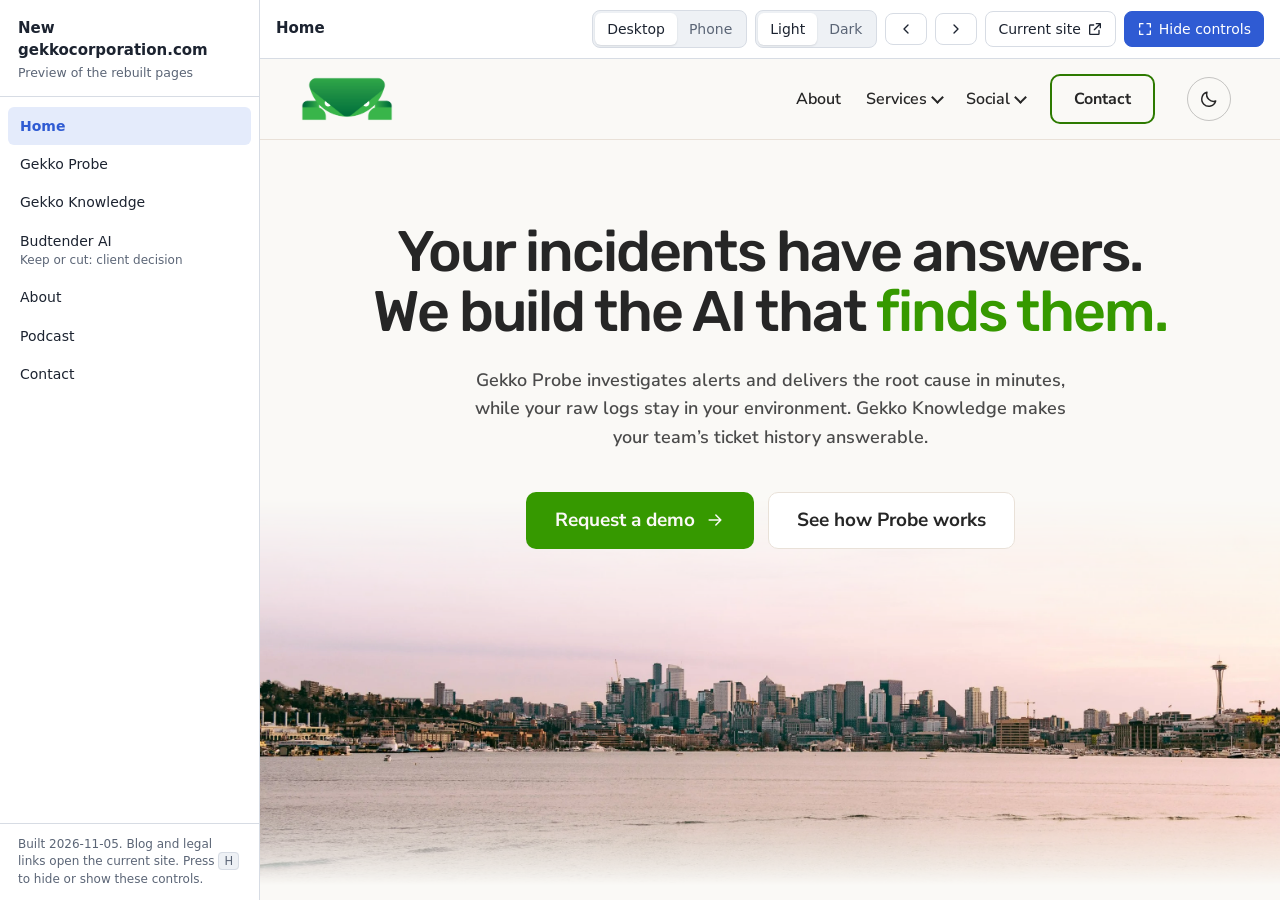
<file: index.html>
<!doctype html>
<html lang="en">
<head>
<meta charset="utf-8">
<meta name="viewport" content="width=device-width,initial-scale=1">
<meta name="robots" content="noindex, nofollow">
<title>New gekkocorporation.com: preview</title>
<style>
  /* Viewer chrome only. It deliberately uses a cool slate + blue tool palette
     and the system font, so it can never be mistaken for the site's own
     cream / green / Rubik design. */
  :root {
    --v-bg: #EEF1F5; --v-panel: #FFFFFF; --v-line: #D7DCE4; --v-hover: #F3F5F9;
    --v-text: #1C2330; --v-soft: #5B6576; --v-accent: #2F5BD3; --v-accent-wash: #E4EBFB;
    --v-stage: #DFE3EA; --v-device: #1C2330;
  }
  * { box-sizing: border-box; }
  html, body { height: 100%; margin: 0; }
  body {
    display: grid; grid-template-columns: 260px 1fr; grid-template-rows: auto 1fr;
    background: var(--v-bg); color: var(--v-text);
    font: 500 14px/1.45 system-ui, -apple-system, "Segoe UI", Roboto, sans-serif;
  }
  ::selection { background: var(--v-accent-wash); }
  :focus-visible { outline: 2px solid var(--v-accent); outline-offset: 2px; }

  .side { grid-row: 1 / span 2; display: flex; flex-direction: column; min-height: 0; border-right: 1px solid var(--v-line); background: var(--v-panel); }
  .brand { padding: 18px 18px 14px; border-bottom: 1px solid var(--v-line); }
  .brand b { display: block; font-size: 15px; font-weight: 650; }
  .brand span { display: block; margin-top: 2px; font-size: 12.5px; color: var(--v-soft); }
  .list { flex: 1; overflow-y: auto; padding: 10px 8px 20px; }
  .list button {
    display: block; width: 100%; padding: 9px 12px; border: 0; border-radius: 6px;
    background: none; color: var(--v-text); font: inherit; text-align: left; cursor: pointer;
  }
  .list button:hover { background: var(--v-hover); }
  .list button[aria-current="page"] { background: var(--v-accent-wash); color: var(--v-accent); font-weight: 650; }
  .list button small { display: block; margin-top: 1px; font-size: 12px; font-weight: 500; color: var(--v-soft); }
  .note { margin: 0; padding: 12px 18px; border-top: 1px solid var(--v-line); font-size: 12px; color: var(--v-soft); }
  .note kbd { padding: 1px 5px; border: 1px solid var(--v-line); border-radius: 4px; background: var(--v-bg); font: inherit; font-size: 11.5px; }

  .bar {
    display: flex; align-items: center; gap: 8px; flex-wrap: wrap;
    padding: 10px 16px; border-bottom: 1px solid var(--v-line); background: var(--v-panel);
  }
  .bar h1 { flex: 1; min-width: 160px; margin: 0; font-size: 15px; font-weight: 650; }
  .seg { display: inline-flex; padding: 2px; border: 1px solid var(--v-line); border-radius: 8px; background: var(--v-bg); }
  .seg button { padding: 6px 12px; border: 0; border-radius: 6px; background: none; color: var(--v-soft); font: inherit; cursor: pointer; }
  .seg button[aria-pressed="true"] { background: var(--v-panel); color: var(--v-text); box-shadow: 0 1px 2px rgba(28, 35, 48, .12); }
  .btn {
    display: inline-flex; align-items: center; gap: 6px; padding: 7px 12px;
    border: 1px solid var(--v-line); border-radius: 8px; background: var(--v-panel);
    color: var(--v-text); font: inherit; text-decoration: none; cursor: pointer;
  }
  .btn:hover { border-color: var(--v-accent); color: var(--v-accent); }
  .btn--primary { border-color: var(--v-accent); background: var(--v-accent); color: #fff; }
  .btn--primary:hover { background: #2349B3; color: #fff; }
  .btn svg { width: 16px; height: 16px; fill: none; stroke: currentColor; stroke-width: 2; stroke-linecap: round; stroke-linejoin: round; }

  .stage { position: relative; min-height: 0; overflow: auto; background: var(--v-stage); }
  .stage iframe { display: block; width: 100%; height: 100%; border: 0; background: #fff; }
  .stage.phone { display: flex; justify-content: center; padding: 24px 16px; }
  .stage.phone iframe {
    width: 390px; height: min(844px, calc(100% - 8px)); flex: none;
    border: 10px solid var(--v-device); border-radius: 36px;
    box-shadow: 0 24px 48px -24px rgba(28, 35, 48, .45);
  }

  /* Clean mode: the page alone, as a visitor sees it. */
  .restore {
    position: fixed; right: 16px; bottom: 16px; z-index: 10; display: none;
    align-items: center; gap: 6px; padding: 8px 12px;
    border: 1px solid rgba(255, 255, 255, .25); border-radius: 999px;
    background: rgba(28, 35, 48, .78); color: #fff; font: inherit; font-size: 13px; cursor: pointer;
    opacity: .75; transition: opacity .2s;
  }
  .restore:hover, .restore:focus-visible, body.hint .restore { opacity: 1; }
  .restore svg { width: 15px; height: 15px; fill: none; stroke: currentColor; stroke-width: 2; stroke-linecap: round; stroke-linejoin: round; }
  body.clean { display: block; }
  body.clean .side, body.clean .bar { display: none; }
  body.clean .stage { position: fixed; inset: 0; }
  body.clean .restore { display: inline-flex; }
  body.clean .stage:not(.phone) iframe { height: 100vh; }
  @media (prefers-reduced-motion: reduce) { .restore { transition: none; } }

  @media (max-width: 900px) {
    body { grid-template-columns: 1fr; grid-template-rows: auto auto 1fr; }
    .side { grid-row: auto; max-height: 30vh; border-right: 0; border-bottom: 1px solid var(--v-line); }
  }
</style>
</head>
<body>
<aside class="side">
  <div class="brand"><b>New gekkocorporation.com</b><span>Preview of the rebuilt pages</span></div>
  <nav class="list" id="list" aria-label="Pages"></nav>
  <p class="note" id="note"></p>
</aside>

<div class="bar">
  <h1 id="title">Home</h1>
  <div class="seg" role="group" aria-label="Device">
    <button type="button" id="desk" aria-pressed="true">Desktop</button>
    <button type="button" id="phone" aria-pressed="false">Phone</button>
  </div>
  <div class="seg" role="group" aria-label="Theme" title="Compare the site in light and dark mode">
    <button type="button" id="thLight" aria-pressed="true">Light</button>
    <button type="button" id="thDark" aria-pressed="false">Dark</button>
  </div>
  <button class="btn" type="button" id="prev" aria-label="Previous page"><svg viewBox="0 0 24 24"><path d="M15 6l-6 6 6 6"/></svg></button>
  <button class="btn" type="button" id="next" aria-label="Next page"><svg viewBox="0 0 24 24"><path d="M9 6l6 6-6 6"/></svg></button>
  <a class="btn" id="live" href="#" target="_blank" rel="noopener" title="Open this page on today's live site, for before/after">Current site <svg viewBox="0 0 24 24"><path d="M14 4h6v6M20 4l-9 9M18 14v5a1 1 0 0 1-1 1H5a1 1 0 0 1-1-1V7a1 1 0 0 1 1-1h5"/></svg></a>
  <button class="btn btn--primary" type="button" id="hide" title="Hide the preview controls (H)"><svg viewBox="0 0 24 24"><path d="M4 9V4h5M20 9V4h-5M4 15v5h5M20 15v5h-5"/></svg>Hide controls</button>
</div>

<main class="stage" id="stage">
  <iframe id="frame" title="Page preview"></iframe>
</main>

<button class="restore" type="button" id="restore" aria-label="Show preview controls"><svg viewBox="0 0 24 24"><path d="M9 4v5H4M15 4v5h5M9 20v-5H4M15 20v-5h5"/></svg>Show controls</button>

<script>
  const DATA = {"built":"2026-11-05","pages":[{"slug":"home","title":"Home","live":"https://www.gekkocorporation.com/","path":"/"},{"slug":"gekko-probe","title":"Gekko Probe","live":"https://www.gekkocorporation.com/gekko-probe","path":"/gekko-probe"},{"slug":"gekko-knowledge","title":"Gekko Knowledge","live":"https://www.gekkocorporation.com/gekko-knowledge","path":"/gekko-knowledge"},{"slug":"budtender-ai","title":"Budtender AI","live":"https://www.gekkocorporation.com/budtender-ai","path":"/budtender-ai","note":"Keep or cut: client decision"},{"slug":"about","title":"About","live":"https://www.gekkocorporation.com/about","path":"/about"},{"slug":"podcast","title":"Podcast","live":"https://www.gekkocorporation.com/podcast","path":"/podcast"},{"slug":"contact","title":"Contact","live":"https://www.gekkocorporation.com/contact","path":"/contact"}]};
  const pages = DATA.pages;
  const bySlug = Object.fromEntries(pages.map((p) => [p.slug, p]));
  const order = pages.map((p) => p.slug);
  const $ = (id) => document.getElementById(id);
  const frame = $("frame"), stage = $("stage");
  const store = {
    get(k) { try { return localStorage.getItem(k); } catch { return null; } },
    set(k, v) { try { localStorage.setItem(k, v); } catch {} },
  };

  $("list").innerHTML = pages.map((p) =>
    `<button type="button" data-slug="${p.slug}">${p.title}${p.note ? `<small>${p.note}</small>` : ""}</button>`
  ).join("");
  $("note").innerHTML = `Built ${DATA.built}. Blog and legal links open the current site. Press <kbd>H</kbd> to hide or show these controls.`;

  function mark(slug) {
    const p = bySlug[slug];
    if (!p) return;
    document.querySelectorAll("#list button[aria-current]").forEach((b) => b.removeAttribute("aria-current"));
    document.querySelector(`#list button[data-slug="${slug}"]`)?.setAttribute("aria-current", "page");
    $("title").textContent = p.title;
    $("live").href = p.live;
    document.title = `${p.title} · New gekkocorporation.com`;
    if (location.hash.slice(1) !== slug) history.replaceState(null, "", location.search + "#" + slug);
  }

  function show(slug) {
    const p = bySlug[slug] || bySlug.home;
    const src = `pages/${p.slug}.html`;
    if (!frame.src.endsWith(src)) frame.src = src;
    mark(p.slug);
  }

  $("list").addEventListener("click", (e) => { const b = e.target.closest("button[data-slug]"); if (b) show(b.dataset.slug); });
  const step = (d) => {
    const i = Math.max(0, order.indexOf(location.hash.slice(1)));
    show(order[(i + d + order.length) % order.length]);
  };
  $("prev").onclick = () => step(-1);
  $("next").onclick = () => step(1);

  function device(phone) {
    stage.classList.toggle("phone", phone);
    $("desk").setAttribute("aria-pressed", String(!phone));
    $("phone").setAttribute("aria-pressed", String(phone));
    store.set("gk-preview-device", phone ? "phone" : "desk");
  }
  $("desk").onclick = () => device(false);
  $("phone").onclick = () => device(true);

  // Theme: the pages read the same "gk-theme" choice the live site's toggle
  // saves, so switching here sets it and reloads the page frame.
  function themeNow() {
    const saved = store.get("gk-theme");
    if (saved === "dark" || saved === "light") return saved;
    return window.matchMedia && matchMedia("(prefers-color-scheme: dark)").matches ? "dark" : "light";
  }
  function showTheme(t) {
    $("thLight").setAttribute("aria-pressed", String(t === "light"));
    $("thDark").setAttribute("aria-pressed", String(t === "dark"));
  }
  function theme(t) {
    store.set("gk-theme", t);
    showTheme(t);
    try { frame.contentWindow.location.reload(); } catch { frame.src = frame.src; }
  }
  $("thLight").onclick = () => theme("light");
  $("thDark").onclick = () => theme("dark");
  showTheme(themeNow());
  // The in-page toggle changes the theme too; keep the switch in sync.
  addEventListener("storage", (e) => { if (e.key === "gk-theme") showTheme(themeNow()); });
  frame.addEventListener("load", () => showTheme(themeNow()));

  let hintTimer;
  function clean(on) {
    document.body.classList.toggle("clean", on);
    clearTimeout(hintTimer);
    document.body.classList.toggle("hint", on);
    if (on) hintTimer = setTimeout(() => document.body.classList.remove("hint"), 2500);
    (on ? $("restore") : $("hide")).focus({ preventScroll: true });
  }
  $("hide").onclick = () => clean(true);
  $("restore").onclick = () => clean(false);
  function onKey(key) {
    if (key === "h" || key === "H") clean(!document.body.classList.contains("clean"));
    else if (key === "Escape" && document.body.classList.contains("clean")) clean(false);
  }
  addEventListener("keydown", (e) => {
    if (e.metaKey || e.ctrlKey || e.altKey) return;
    if (e.target.closest("input, textarea, select")) return;
    onKey(e.key);
  });

  // Pages announce themselves and forward H / Esc (file:// frames can't be read across files).
  addEventListener("message", (e) => {
    if (!e.data) return;
    if (e.data.gkPreview) mark(e.data.gkPreview);
    if (e.data.gkKey) onKey(e.data.gkKey);
  });

  const params = new URLSearchParams(location.search);
  device(params.get("device") === "phone" || (params.get("device") !== "desktop" && store.get("gk-preview-device") === "phone"));
  addEventListener("hashchange", () => show(location.hash.slice(1)));
  show(location.hash.slice(1) || "home");
  if (params.get("clean") === "1") clean(true);
</script>
</body>
</html>
</file>
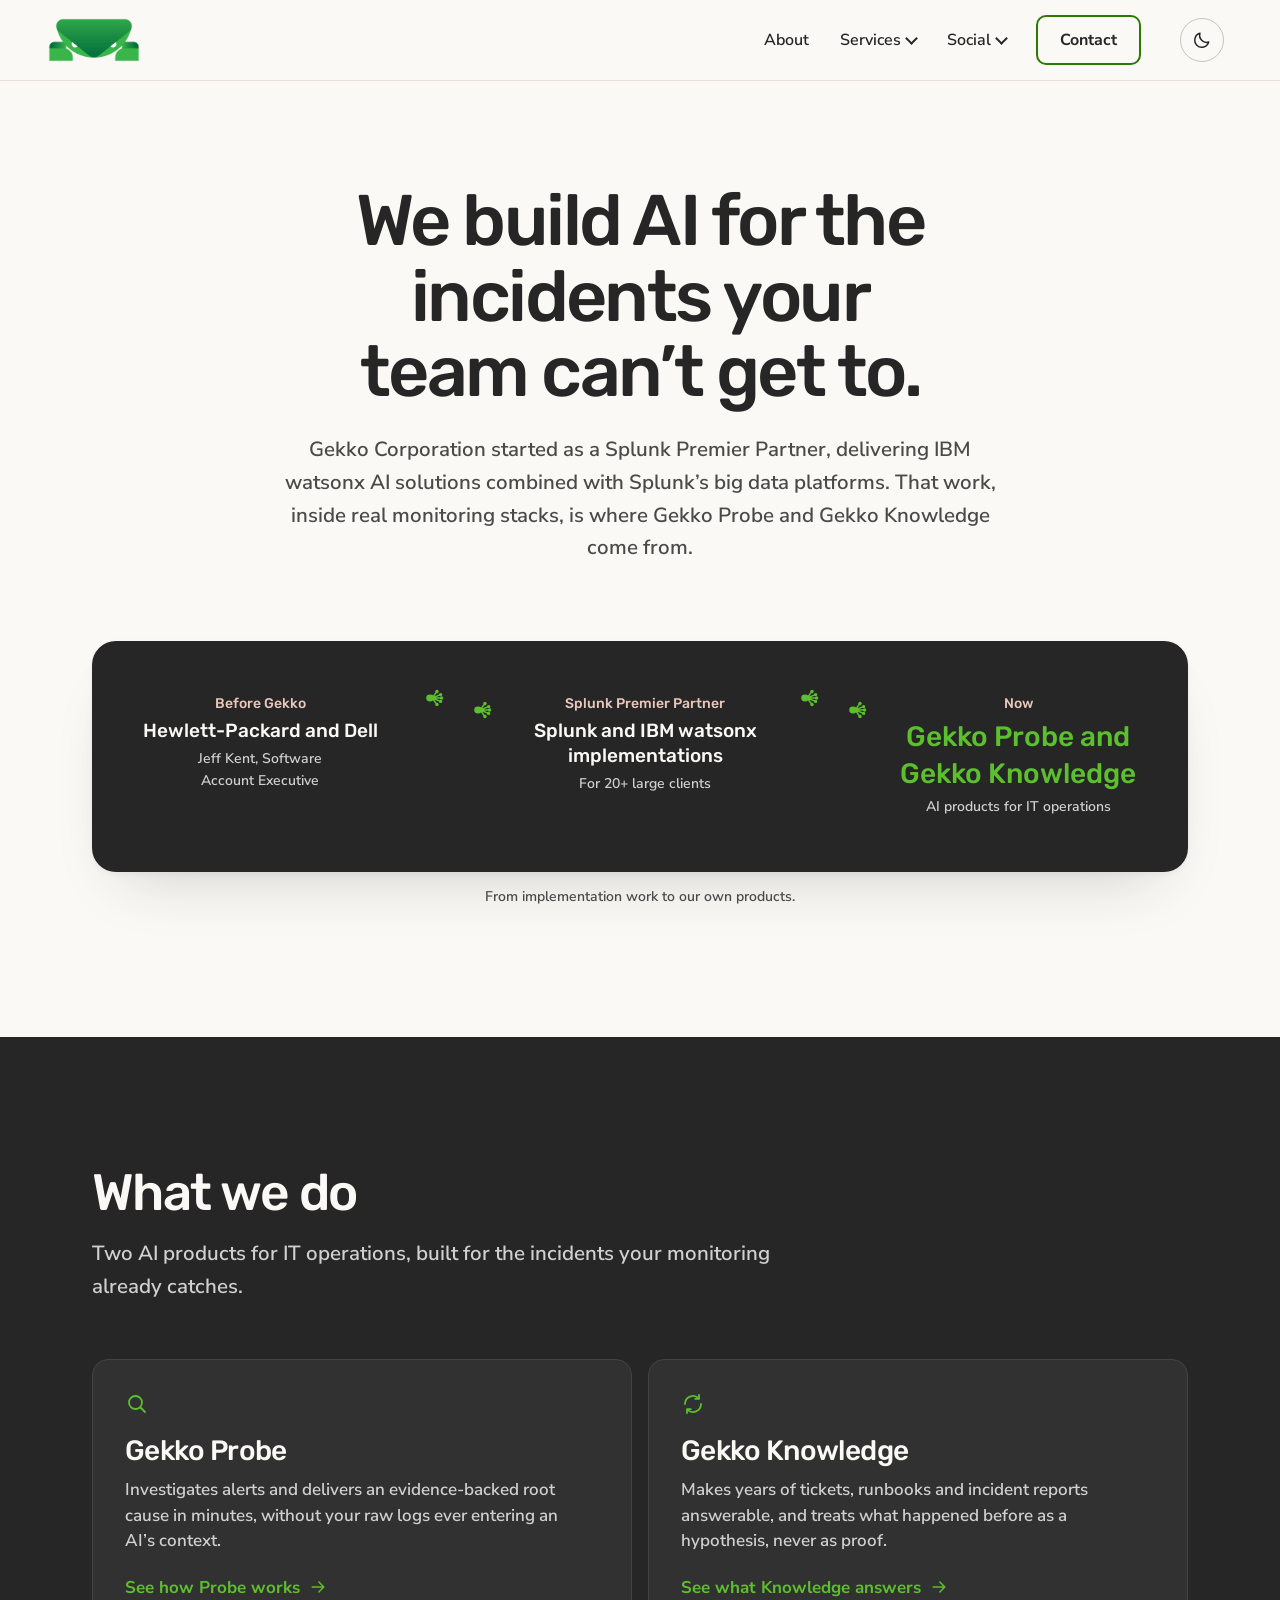
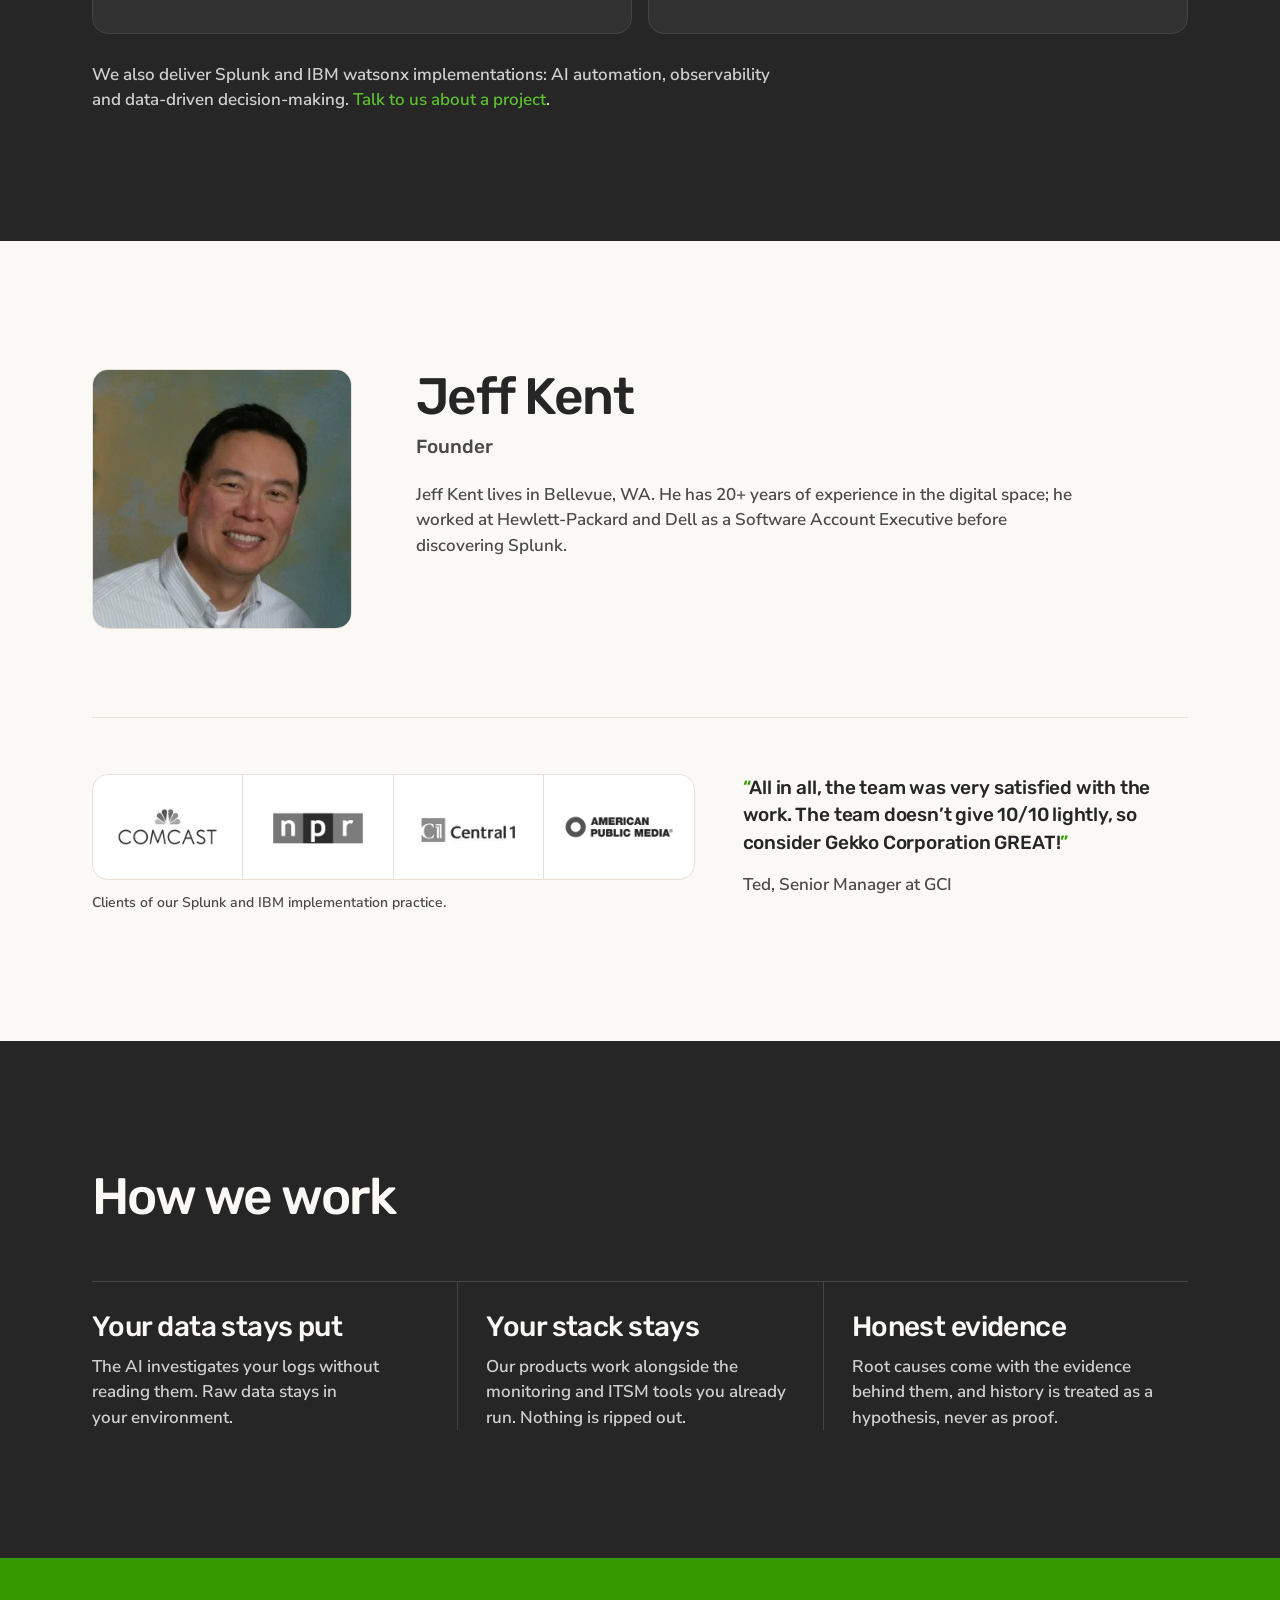
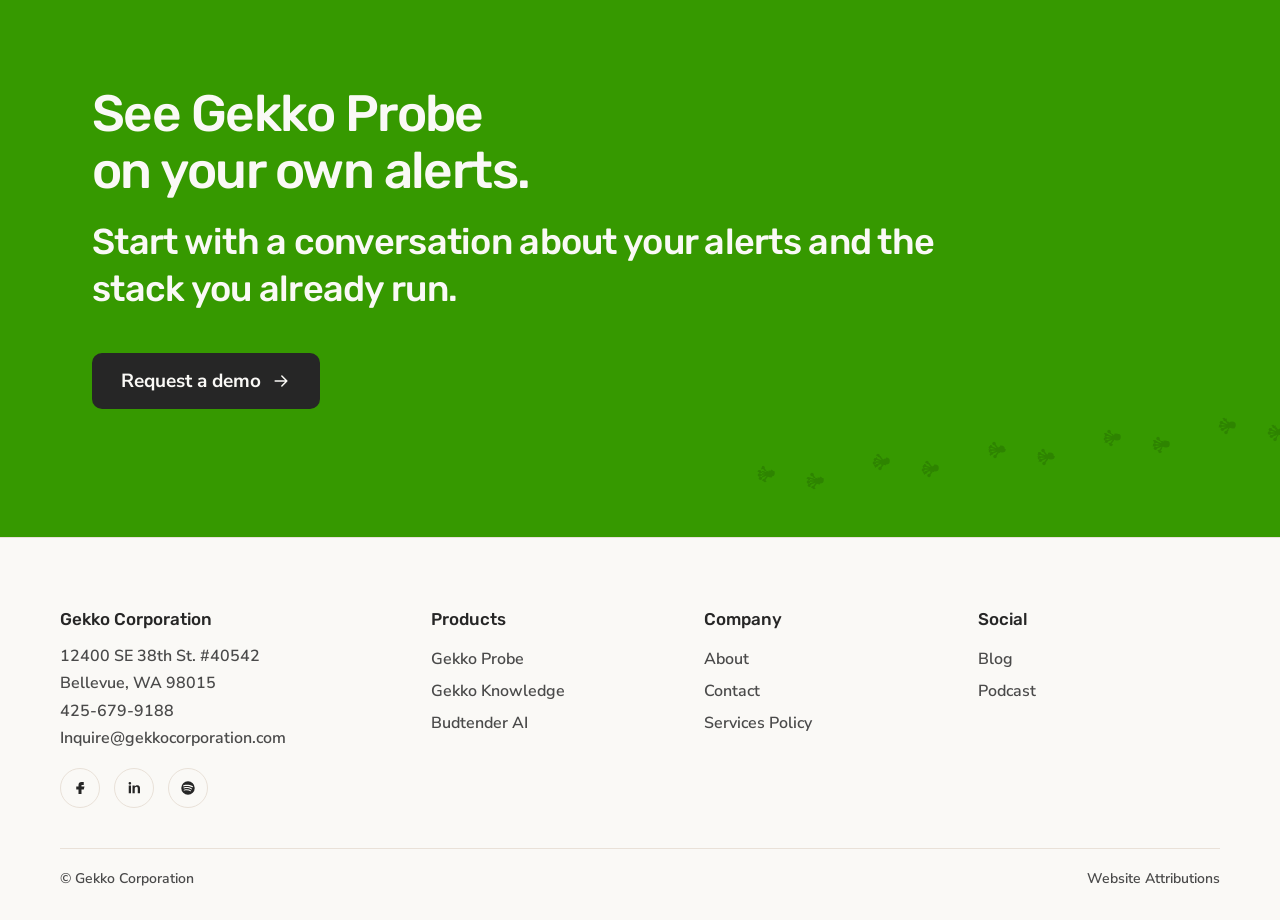
<file: pages/about.html>
<!doctype html>
<html lang="en"><head>
<meta charset="utf-8"><meta name="viewport" content="width=device-width,initial-scale=1">
<meta name="robots" content="noindex, nofollow">
<title>About · New gekkocorporation.com (preview)</title>
<link rel="stylesheet" href="../assets/css/site.css">
<link rel="stylesheet" href="../assets/css/code-block.css">
<link rel="stylesheet" href="../assets/css/custom.css">
<link rel="stylesheet" href="../assets/fonts/fonts.css">
<script>(function () {
try {
var t = localStorage.getItem("gk-theme");
if (t === "dark" || t === "light") document.documentElement.setAttribute("data-theme", t);
} catch (e) {}
})();</script>
<style id="gk-shared">.gk{--gk-cream: #FAF9F6;--gk-paper: #FFFFFF;--gk-tan: #E9E1D8;--gk-tan-line: #DFD5C8;--gk-ink: #262626;--gk-ink-soft: #4A4A4A;--gk-ink-raised: #313131;--gk-ink-line: #444444;--gk-mist: #D0D0D0;--gk-green: #369900;--gk-green-ink: #2D7A00;--gk-green-deep: #2E8400;--gk-green-bright: #5CBF2E;--gk-green-wash: rgba(54,153,0,.09);--gk-pink: #EAC7BD;--gk-tan-faint: #F1ECE5;--gk-tan-dot: #D0C6BC;--gk-ink-deep: #242424;--gk-ink-lift: #383838;--gk-ink-edge: #555555;--gk-ink-pressed: #111111;--gk-ash: #A8A8A8;--gk-caution-line: #E2C27A;--gk-caution-ink: #8A6200;--gk-caution-wash: #FBF1DC;--gk-error-ink: #B03A28;--gk-error-wash: rgba(176,58,40,.1);--gk-ink-scrim: rgba(38,38,38,.72);--gk-font-head: "Rubik",system-ui,sans-serif;--gk-font-body: "Nunito Sans",system-ui,sans-serif;--gk-text-display: clamp(2.75rem,5.6vw,4.5rem);--gk-text-display-split: clamp(2.75rem,4.8vw,4rem);--gk-text-headline: clamp(2rem,4vw,3.25rem);--gk-text-title: clamp(1.375rem,2.2vw,1.75rem);--gk-text-statement: clamp(1.5rem,3vw,2.25rem);--gk-text-lede: clamp(1.125rem,1.6vw,1.3125rem);--gk-text-body-lg: 1.1875rem;--gk-text-body: 1.0625rem;--gk-text-compact: .9375rem;--gk-text-small: .9375rem;--gk-text-caption: .875rem;--gk-text-label: .8125rem;--gk-text-micro: .75rem;--gk-space-xs: 8px;--gk-space-sm: 16px;--gk-space-md: 24px;--gk-space-lg: 40px;--gk-space-xl: 64px;--gk-section-pad: clamp(80px,10vw,128px);--gk-gutter: clamp(20px,4vw,32px);--gk-wrap: 1160px;--gk-radius-xs: 4px;--gk-radius-sm: 6px;--gk-radius-md: 10px;--gk-radius-lg: 16px;--gk-radius-xl: 24px;--gk-shadow-object: 0 32px 64px -32px rgba(38,38,38,.22),0 2px 6px rgba(38,38,38,.05);--gk-ease-out: cubic-bezier(.16,1,.3,1);--gk-focus: var(--gk-green-ink);--gk-trail-h: url("data:image/svg+xml,%3Csvg xmlns='http://www.w3.org/2000/svg' width='96' height='30' viewBox='0 0 96 30'%3E%3Cg fill='black'%3E%3Cg transform='translate(24 9)'%3E%3Cg transform='rotate(90)'%3E%3Cellipse cx='0' cy='2' rx='3.4' ry='3.8'/%3E%3Cpath fill='none' stroke='black' stroke-width='1.4' stroke-linecap='round' d='M0 0L-6.5-5M0 0L-3.4-8.6M0 0L0-9.6M0 0L3.4-8.6M0 0L6.5-5'/%3E%3Ccircle cx='-6.5' cy='-5' r='1.7'/%3E%3Ccircle cx='-3.4' cy='-8.6' r='1.7'/%3E%3Ccircle cx='0' cy='-9.6' r='1.7'/%3E%3Ccircle cx='3.4' cy='-8.6' r='1.7'/%3E%3Ccircle cx='6.5' cy='-5' r='1.7'/%3E%3C/g%3E%3C/g%3E%3Cg transform='translate(72 21)'%3E%3Cg transform='rotate(90)'%3E%3Cellipse cx='0' cy='2' rx='3.4' ry='3.8'/%3E%3Cpath fill='none' stroke='black' stroke-width='1.4' stroke-linecap='round' d='M0 0L-6.5-5M0 0L-3.4-8.6M0 0L0-9.6M0 0L3.4-8.6M0 0L6.5-5'/%3E%3Ccircle cx='-6.5' cy='-5' r='1.7'/%3E%3Ccircle cx='-3.4' cy='-8.6' r='1.7'/%3E%3Ccircle cx='0' cy='-9.6' r='1.7'/%3E%3Ccircle cx='3.4' cy='-8.6' r='1.7'/%3E%3Ccircle cx='6.5' cy='-5' r='1.7'/%3E%3C/g%3E%3C/g%3E%3C/g%3E%3C/svg%3E");--gk-trail-v: url("data:image/svg+xml,%3Csvg xmlns='http://www.w3.org/2000/svg' width='30' height='60' viewBox='0 0 30 60'%3E%3Cg fill='black'%3E%3Cg transform='translate(9 16)'%3E%3Cg transform='rotate(180)'%3E%3Cellipse cx='0' cy='2' rx='3.4' ry='3.8'/%3E%3Cpath fill='none' stroke='black' stroke-width='1.4' stroke-linecap='round' d='M0 0L-6.5-5M0 0L-3.4-8.6M0 0L0-9.6M0 0L3.4-8.6M0 0L6.5-5'/%3E%3Ccircle cx='-6.5' cy='-5' r='1.7'/%3E%3Ccircle cx='-3.4' cy='-8.6' r='1.7'/%3E%3Ccircle cx='0' cy='-9.6' r='1.7'/%3E%3Ccircle cx='3.4' cy='-8.6' r='1.7'/%3E%3Ccircle cx='6.5' cy='-5' r='1.7'/%3E%3C/g%3E%3C/g%3E%3Cg transform='translate(21 46)'%3E%3Cg transform='rotate(180)'%3E%3Cellipse cx='0' cy='2' rx='3.4' ry='3.8'/%3E%3Cpath fill='none' stroke='black' stroke-width='1.4' stroke-linecap='round' d='M0 0L-6.5-5M0 0L-3.4-8.6M0 0L0-9.6M0 0L3.4-8.6M0 0L6.5-5'/%3E%3Ccircle cx='-6.5' cy='-5' r='1.7'/%3E%3Ccircle cx='-3.4' cy='-8.6' r='1.7'/%3E%3Ccircle cx='0' cy='-9.6' r='1.7'/%3E%3Ccircle cx='3.4' cy='-8.6' r='1.7'/%3E%3Ccircle cx='6.5' cy='-5' r='1.7'/%3E%3C/g%3E%3C/g%3E%3C/g%3E%3C/svg%3E");--gk-bg: var(--gk-cream);--gk-bg-raised: var(--gk-paper);--gk-bg-ink: var(--gk-ink);--gk-bg-green: var(--gk-green);--gk-fg: var(--gk-ink);--gk-fg-soft: var(--gk-ink-soft);--gk-line: var(--gk-tan);--gk-line-strong: var(--gk-tan-line);--gk-line-dot: var(--gk-tan-dot);--gk-tint: var(--gk-tan);--gk-tint-faint: var(--gk-tan-faint);--gk-accent-text: var(--gk-green-ink);--gk-error-text: var(--gk-error-ink);--gk-caution-text: var(--gk-caution-ink);--gk-media-dim: 1;--gk-media-sat: 1;--gk-accent-display: var(--gk-green);--gk-btn-bg: var(--gk-green);--gk-btn-bg-hover: var(--gk-green-deep);--gk-trail-on-green: var(--gk-green-deep);--gk-chip-light: var(--gk-paper);--gk-caution-bg: var(--gk-caution-wash);--gk-caution-border: var(--gk-caution-line);background: var(--gk-bg);color: var(--gk-fg);font-family: var(--gk-font-body);font-weight: 600;font-size: var(--gk-text-body);line-height: 1.6;-webkit-font-smoothing: antialiased;text-rendering: optimizeLegibility;font-kerning: normal}html[data-theme="dark"] .gk{--gk-bg: #191816;--gk-bg-raised: #22211E;--gk-bg-ink: #0F0F0E;--gk-bg-green: #2C7A00;--gk-fg: #EEEAE2;--gk-fg-soft: #B9B3A8;--gk-line: #34322E;--gk-line-strong: #46423C;--gk-line-dot: #6A645B;--gk-tint: #2B2926;--gk-tint-faint: #24221F;--gk-accent-text: #6BCB3D;--gk-error-text: #E8836F;--gk-caution-text: #E2C27A;--gk-media-dim: .72;--gk-media-sat: .85;--gk-accent-display: #5CBF2E;--gk-btn-bg: #2C7A00;--gk-btn-bg-hover: #369900;--gk-trail-on-green: rgba(0,0,0,.28);--gk-chip-light: #EEEAE2;--gk-caution-bg: rgba(226,194,122,.10);--gk-caution-border: rgba(226,194,122,.35);--gk-ink-raised: #272521;--gk-ink-line: #3A3733;--gk-ink-lift: #302E2A;--gk-ink-edge: #4A4640;--gk-ink-deep: #1C1B19;--gk-focus: #6BCB3D;--gk-shadow-object: 0 32px 64px -32px rgba(0,0,0,.7),0 2px 6px rgba(0,0,0,.3);color-scheme: dark}.gk *,.gk *::before,.gk *::after{box-sizing: border-box}.gk :where(h1,h2,h3,h4,p,ul,ol,li,figure,blockquote,dl,dd){margin: 0;padding: 0}.gk :where(ul,ol){list-style: none}.gk :where(img,svg){display: block;max-width: 100%}.gk :where(img){height: auto}.gk :where(svg){flex: none}.gk :where(b,strong){font-weight: 700}.gk ::selection{background: var(--gk-pink);color: var(--gk-ink)}.gk h1,.gk h2,.gk h3,.gk h4{font-family: var(--gk-font-head);font-weight: 500;color: inherit;text-transform: none;text-wrap: balance}.gk h1,.gk .gk-display{font-size: var(--gk-text-display);line-height: 1.05;letter-spacing: -.035em}.gk h2,.gk .gk-headline{font-size: var(--gk-text-headline);line-height: 1.1;letter-spacing: -.03em}.gk h3,.gk .gk-title{font-size: var(--gk-text-title);line-height: 1.2;letter-spacing: -.02em}.gk :where(h1,h2) em{font-style: normal;color: var(--gk-accent-display)}.gk .gk-lede{font-size: var(--gk-text-lede);line-height: 1.6;max-width: 62ch;color: var(--gk-fg-soft);text-wrap: pretty}.gk p{max-width: 68ch;text-wrap: pretty}.gk :where(li,dd,figcaption){text-wrap: pretty}.gk .gk-label{font-family: var(--gk-font-head);font-weight: 500;font-size: var(--gk-text-caption);line-height: 1.3;letter-spacing: 0}.gk a{color: var(--gk-accent-text);text-decoration-thickness: 1px;text-underline-offset: .2em}.gk a:hover{text-decoration-thickness: 2px}.gk :focus-visible{outline: 3px solid var(--gk-focus);outline-offset: 3px;border-radius: var(--gk-radius-xs)}.gk .gk-wrap{width: 100%;max-width: var(--gk-wrap);margin-inline: auto;padding-inline: var(--gk-gutter)}.gk .gk-section{padding-block: var(--gk-section-pad)}.gk .gk-section--cream{background: var(--gk-bg);color: var(--gk-fg)}.gk .gk-section--ink{--gk-focus: var(--gk-pink);background: var(--gk-bg-ink);color: var(--gk-cream)}.gk .gk-section--ink .gk-lede,.gk .gk-section--ink p{color: var(--gk-mist)}.gk .gk-section--ink a:not(.gk-btn){color: var(--gk-green-bright)}.gk .gk-section--ink .gk-btn--secondary{background: transparent;color: var(--gk-cream);border-color: var(--gk-ink-edge)}.gk .gk-section--ink .gk-btn--secondary:hover{border-color: var(--gk-pink);color: var(--gk-pink)}.gk .gk-section--ink :where(h1,h2) em{color: var(--gk-green-bright)}.gk .gk-section--green{--gk-focus: var(--gk-ink);background: var(--gk-bg-green);color: var(--gk-cream)}.gk .gk-section--green a:not(.gk-btn){color: var(--gk-cream);font-weight: 700}.gk .gk-cta{position: relative;overflow: hidden}.gk .gk-cta .gk-wrap{position: relative;z-index: 1}.gk .gk-cta h2{max-width: 22ch}.gk .gk-cta-line{max-width: 36ch;margin-top: 20px;font-family: var(--gk-font-head);font-weight: 500;font-size: var(--gk-text-statement);line-height: 1.3;letter-spacing: -.02em;color: var(--gk-cream)}.gk .gk-cta-direct{max-width: none;margin-top: 24px;font-size: 1.5rem;line-height: 1.4;font-weight: 700;color: var(--gk-cream)}.gk .gk-cta-direct a{white-space: nowrap;text-decoration-thickness: 2px}.gk .gk-cta .gk-btn--secondary{background: transparent;color: var(--gk-cream);border-color: var(--gk-cream)}.gk .gk-cta .gk-btn--secondary:hover{background: var(--gk-cream);color: var(--gk-ink)}.gk .gk-cta::after{content: "";position: absolute;right: -24px;bottom: 12%;width: min(44vw,560px);height: 30px;background-color: var(--gk-trail-on-green);-webkit-mask: var(--gk-trail-h) space no-repeat 0 50% / auto 100%;mask: var(--gk-trail-h) space no-repeat 0 50% / auto 100%;transform: rotate(174deg);transform-origin: center;pointer-events: none}@media (max-width: 860px){.gk .gk-cta::after{display: none}}.gk .gk-stack>* + *{margin-top: var(--gk-space-md)}.gk .gk-actions{display: flex;flex-wrap: wrap;gap: 14px;margin-top: var(--gk-space-lg)}.gk .gk-btn{display: inline-flex;align-items: center;justify-content: center;gap: 10px;min-height: 56px;padding: 16px 28px;border: 1px solid transparent;border-radius: var(--gk-radius-md);font-family: var(--gk-font-body);font-weight: 700;font-size: 1.1875rem;line-height: 1.2;text-decoration: none;white-space: nowrap;cursor: pointer;transition: background-color .2s var(--gk-ease-out),border-color .2s var(--gk-ease-out),color .2s var(--gk-ease-out)}.gk .gk-btn svg{width: 20px;height: 20px;transition: transform .25s var(--gk-ease-out)}.gk .gk-btn:hover svg{transform: translateX(3px)}.gk .gk-btn--primary{background: var(--gk-btn-bg);color: var(--gk-cream)}.gk .gk-btn--primary:hover{background: var(--gk-btn-bg-hover)}.gk .gk-btn--secondary{background: var(--gk-bg-raised);color: var(--gk-fg);border-color: var(--gk-line)}.gk .gk-btn--secondary:hover{border-color: var(--gk-accent-text);color: var(--gk-accent-text)}.gk .gk-section--green .gk-btn--primary,.gk .gk-btn--ink{background: var(--gk-ink);color: var(--gk-cream)}.gk .gk-section--green .gk-btn--primary:hover,.gk .gk-btn--ink:hover{background: var(--gk-ink-pressed)}.gk .gk-chips{display: flex;flex-wrap: wrap;gap: 10px}.gk .gk-chip{display: inline-flex;align-items: center;gap: 8px;padding: 9px 16px;border: 1px solid var(--gk-line);border-radius: 999px;background: var(--gk-bg-raised);font-family: var(--gk-font-head);font-weight: 500;font-size: .875rem;line-height: 1.3}.gk .gk-chip::before{content: "";width: 6px;height: 6px;border-radius: 50%;background: var(--gk-green)}.gk .gk-panel{padding: 28px;border: 1px solid var(--gk-line);border-radius: var(--gk-radius-lg);background: var(--gk-bg-raised)}.gk .gk-section--ink .gk-panel{border-color: var(--gk-ink-line);background: var(--gk-ink-raised)}.gk .gk-trail{display: block;height: 30px;color: var(--gk-line-dot);background-color: currentColor;-webkit-mask: var(--gk-trail-h) space no-repeat 0 50% / auto 100%;mask: var(--gk-trail-h) space no-repeat 0 50% / auto 100%}.gk .gk-trail--v{width: 30px;height: auto;-webkit-mask: var(--gk-trail-v) no-repeat space 50% 0 / 100% auto;mask: var(--gk-trail-v) no-repeat space 50% 0 / 100% auto}.gk .gk-section--ink .gk-trail{color: var(--gk-green-bright)}.gk .gk-section--green .gk-trail{color: var(--gk-trail-on-green)}.gk .gk-icon{width: 24px;height: 24px;fill: none;stroke: currentColor;stroke-width: 1.8;stroke-linecap: round;stroke-linejoin: round}.gk .gk-example-note{font-size: var(--gk-text-small);color: var(--gk-fg-soft);margin-top: 14px}.gk .gk-visually-hidden{position: absolute !important;width: 1px;height: 1px;overflow: hidden;clip: rect(0 0 0 0);clip-path: inset(50%);white-space: nowrap}@media (max-width: 600px){.gk .gk-btn{width: 100%;white-space: normal;text-align: center}}section.page-section:has(.gk){padding-bottom: 0 !important;min-height: 0 !important}section.page-section:has(.gk){padding-top: 0 !important}section.page-section:first-child:has(.gk){padding-top: var(--header-height,0px) !important}section.page-section:has(.gk)>.content-wrapper{padding-top: 0 !important;padding-bottom: 0 !important;max-width: none !important}section.page-section:has(.gk) .fe-block:has(.gk){grid-area: 1 / 1 / -1 / -1 !important}section.page-section:has(.gk) .sqs-block:has(.gk){padding: 0 !important}section.page-section:has(.gk) .sqs-block-content:has(.gk){overflow: visible !important;height: auto !important}.gk [hidden]{display: none !important}.gk [id]{scroll-margin-top: calc(var(--header-height,80px) + 24px)}@media (prefers-reduced-motion: reduce){.gk *,.gk *::before,.gk *::after{transition-duration: .01ms !important;animation-duration: .01ms !important;animation-iteration-count: 1 !important}}@media (prefers-color-scheme: dark){html:not([data-theme="light"]) .gk{--gk-bg: #191816;--gk-bg-raised: #22211E;--gk-bg-ink: #0F0F0E;--gk-bg-green: #2C7A00;--gk-fg: #EEEAE2;--gk-fg-soft: #B9B3A8;--gk-line: #34322E;--gk-line-strong: #46423C;--gk-line-dot: #6A645B;--gk-tint: #2B2926;--gk-tint-faint: #24221F;--gk-accent-text: #6BCB3D;--gk-error-text: #E8836F;--gk-caution-text: #E2C27A;--gk-media-dim: .72;--gk-media-sat: .85;--gk-accent-display: #5CBF2E;--gk-btn-bg: #2C7A00;--gk-btn-bg-hover: #369900;--gk-trail-on-green: rgba(0,0,0,.28);--gk-chip-light: #EEEAE2;--gk-caution-bg: rgba(226,194,122,.10);--gk-caution-border: rgba(226,194,122,.35);--gk-ink-raised: #272521;--gk-ink-line: #3A3733;--gk-ink-lift: #302E2A;--gk-ink-edge: #4A4640;--gk-ink-deep: #1C1B19;--gk-focus: #6BCB3D;--gk-shadow-object: 0 32px 64px -32px rgba(0,0,0,.7),0 2px 6px rgba(0,0,0,.3);color-scheme: dark}}</style>
<style id="gk-theme">html[data-theme="dark"]{--white-hsl: 40,6.4%,9.2%;--black-hsl: 40,26%,91%;--lightAccent-hsl: 36,6.2%,15.9%;--sqsp-palette-lightest-color: hsla(40,6.4%,9.2%,1);--sqsp-palette-darkest-color: hsla(40,26%,91%,1);color-scheme: dark;background: #191816}html[data-theme="dark"] :is([data-section-theme="black"],[data-section-theme="black-bold"],[data-section-theme="dark"],[data-section-theme="dark-bold"]){--white-hsl: 45,28.57%,97.25%;--black-hsl: 0,0%,14.9%;--lightAccent-hsl: 31.76,27.87%,88.04%}.gk-theme-toggle{display: inline-grid;place-items: center;width: 44px;height: 44px;margin: 0 8px;padding: 0;border: 1px solid hsla(var(--black-hsl,0,0%,14.9%),.25);border-radius: 50%;background: transparent;color: hsla(var(--black-hsl,0,0%,14.9%),1);cursor: pointer;transition: border-color .2s ease,color .2s ease}.gk-theme-toggle:hover{border-color: currentColor}.gk-theme-toggle:focus-visible{outline: 3px solid #2D7A00;outline-offset: 3px}html[data-theme="dark"] .gk-theme-toggle:focus-visible{outline-color: #6BCB3D}.gk-theme-toggle svg{width: 20px;height: 20px;fill: none;stroke: currentColor;stroke-width: 1.8;stroke-linecap: round;stroke-linejoin: round}.gk-theme-toggle .gk-t-sun{display: none}html[data-theme="dark"] .gk-theme-toggle .gk-t-sun{display: block}html[data-theme="dark"] .gk-theme-toggle .gk-t-moon{display: none}.gk-theme-toggle--float{position: fixed;left: 16px;bottom: 16px;z-index: 9999;margin: 0;background: hsla(var(--white-hsl,45,28.57%,97.25%),.92);box-shadow: 0 8px 24px -12px rgba(0,0,0,.4)}@media (prefers-reduced-motion: reduce){.gk-theme-toggle{transition: none}}@media (prefers-color-scheme: dark){html:not([data-theme="light"]){--white-hsl: 40,6.4%,9.2%;--black-hsl: 40,26%,91%;--lightAccent-hsl: 36,6.2%,15.9%;--sqsp-palette-lightest-color: hsla(40,6.4%,9.2%,1);--sqsp-palette-darkest-color: hsla(40,26%,91%,1);color-scheme: dark;background: #191816}html:not([data-theme="light"]) :is([data-section-theme="black"],[data-section-theme="black-bold"],[data-section-theme="dark"],[data-section-theme="dark-bold"]){--white-hsl: 45,28.57%,97.25%;--black-hsl: 0,0%,14.9%;--lightAccent-hsl: 31.76,27.87%,88.04%}html:not([data-theme="light"]) .gk-theme-toggle:focus-visible{outline-color: #6BCB3D}html:not([data-theme="light"]) .gk-theme-toggle .gk-t-sun{display: block}html:not([data-theme="light"]) .gk-theme-toggle .gk-t-moon{display: none}}</style>
<style id="gk-native">:root{--gkn-accent: #369900;--gkn-accent-hover: #2E8400;--gkn-accent-text: #2D7A00;--gkn-on-accent: #FAF9F6;--gkn-line: #E9E1D8;--gkn-field: #FFFFFF;--gkn-select-bg: #EAC7BD;--gkn-select-text: #262626}html[data-theme="dark"]{--gkn-accent: #2C7A00;--gkn-accent-hover: #369900;--gkn-accent-text: #6BCB3D;--gkn-on-accent: #FAF9F6;--gkn-line: #34322E;--gkn-field: #22211E}::selection{background: var(--gkn-select-bg);color: var(--gkn-select-text)}:focus-visible{outline: 3px solid var(--gkn-accent-text);outline-offset: 3px}:is(.sqs-html-content,.blog-item-title,.blog-title,.entry-title) :is(h1,h2,h3,h4),.blog-item-title,.blog-title a,.entry-title a{font-family: "Rubik",system-ui,sans-serif;font-weight: 500;letter-spacing: -.02em;color: hsla(var(--black-hsl),1);text-wrap: balance}.header-actions-action--cta .btn{border-radius: 10px !important;border-color: var(--gkn-accent-text) !important;color: var(--gkn-accent-text) !important;background: transparent !important;font-family: "Nunito Sans",system-ui,sans-serif !important;font-weight: 700 !important;font-size: 1.0625rem !important;line-height: 1.2 !important;padding: 12px 22px !important;text-transform: none !important;letter-spacing: 0 !important;transition: background-color .2s,color .2s}.header-actions-action--cta .btn:hover{background: var(--gkn-accent-text) !important;color: hsla(var(--white-hsl),1) !important;opacity: 1 !important}.sqs-html-content a:not(.sqs-button-element--primary):not(.btn){color: var(--gkn-accent-text);text-decoration-thickness: 1px;text-underline-offset: .2em}.sqs-html-content a:not(.sqs-button-element--primary):not(.btn):hover{text-decoration-thickness: 2px}.blog-more-link,.blog-item-meta a,.blog-categories-list a{color: var(--gkn-accent-text) !important}.blog-more-link{font-weight: 700;text-decoration: none}.blog-more-link:hover{text-decoration: underline;text-underline-offset: .2em}.blog-title a:hover{color: var(--gkn-accent-text)}.blog-image-wrapper img,.blog-basic-grid img{border-radius: 16px}.blog-item-top-wrapper,.blog-item-content-wrapper,.blog-item-author-profile-wrapper{max-width: 760px;margin-left: auto !important;margin-right: auto !important}.blog-item-content .sqs-html-content p,.blog-item-content .sqs-html-content li{max-width: 34em;font-size: 1.125rem;line-height: 1.7}.blog-item-content .sqs-html-content h2,.blog-item-content .sqs-html-content h3{margin-top: 1.6em}.blog-item-content .sqs-html-content hr{border: 0;border-top: 1px solid var(--gkn-line)}.blog-item-content img{border-radius: 16px}.page-section .sqs-html-content :is(p,li){max-width: 36em}@media (max-width: 767px){section.page-section:not(:has(.gk))>.content-wrapper{padding-left: max(16px,var(--sqs-mobile-site-gutter,6vw)) !important;padding-right: max(16px,var(--sqs-mobile-site-gutter,6vw)) !important}}:is(.form-wrapper,.newsletter-form) :is(input[type="text"],input[type="email"],input[type="tel"],textarea,select){border: 1px solid var(--gkn-line) !important;border-radius: 10px !important;background: var(--gkn-field) !important;color: hsla(var(--black-hsl),1) !important;font-family: "Nunito Sans",system-ui,sans-serif !important;font-size: 1rem !important;padding: 12px 14px !important}:is(.form-wrapper,.newsletter-form) :is(input,textarea,select):focus-visible{outline: 3px solid var(--gkn-accent-text);outline-offset: 2px}:is(.form-wrapper,.newsletter-form) :is(.title,label,legend){font-family: "Nunito Sans",system-ui,sans-serif;font-weight: 600}:is(.form-wrapper .form-button-wrapper,.newsletter-form-button-wrapper) button,.form-wrapper button[type="submit"]{border: 0 !important;border-radius: 10px !important;background: var(--gkn-accent) !important;color: var(--gkn-on-accent) !important;font-family: "Nunito Sans",system-ui,sans-serif !important;font-weight: 700 !important;font-size: 1.1875rem !important;text-transform: none !important;letter-spacing: 0 !important;padding: 16px 28px !important}:is(.form-wrapper .form-button-wrapper,.newsletter-form-button-wrapper) button:hover,.form-wrapper button[type="submit"]:hover{background: var(--gkn-accent-hover) !important}footer.sections a:not(.btn),#footer-sections a:not(.btn){text-decoration-thickness: 1px;text-underline-offset: .2em}footer.sections a:not(.btn):hover,#footer-sections a:not(.btn):hover{color: var(--gkn-accent-text)}@media (prefers-color-scheme: dark){html:not([data-theme="light"]){--gkn-accent: #2C7A00;--gkn-accent-hover: #369900;--gkn-accent-text: #6BCB3D;--gkn-on-accent: #FAF9F6;--gkn-line: #34322E;--gkn-field: #22211E}}</style>
<style>body{margin:0;background:hsla(var(--white-hsl),1)}</style>
</head><body class="primary-button-style-solid primary-button-shape-pill secondary-button-style-outline secondary-button-shape-pill tertiary-button-style-outline tertiary-button-shape-underline form-field-style-solid form-field-shape-square form-field-border-bottom form-field-hover-focus-opacity form-field-checkbox-type-icon form-field-checkbox-fill-outline form-field-checkbox-color-inverted form-field-checkbox-shape-square form-field-checkbox-layout-stack form-field-radio-type-icon form-field-radio-fill-outline form-field-radio-color-inverted form-field-radio-shape-square form-field-radio-layout-stack form-field-survey-fill-outline form-field-survey-color-inverted form-field-survey-shape-square form-submit-button-style-bar tweak-global-animations-animation-type-none tweak-global-animations-animation-curve-ease image-block-poster-text-alignment-center image-block-card-content-position-center image-block-card-text-alignment-left image-block-overlap-content-position-center image-block-overlap-text-alignment-left image-block-collage-content-position-top image-block-collage-text-alignment-left image-block-stack-text-alignment-left tweak-blog-alternating-side-by-side-width-full tweak-blog-alternating-side-by-side-image-aspect-ratio-11-square tweak-blog-alternating-side-by-side-text-alignment-left tweak-blog-alternating-side-by-side-read-more-style-show tweak-blog-alternating-side-by-side-image-text-alignment-middle tweak-blog-alternating-side-by-side-delimiter-bullet tweak-blog-alternating-side-by-side-meta-position-top tweak-blog-alternating-side-by-side-primary-meta-categories tweak-blog-alternating-side-by-side-secondary-meta-date tweak-blog-alternating-side-by-side-excerpt-show form-use-theme-colors tweak-global-animations-complexity-level-detailed tweak-global-animations-animation-style-fade tweak-blog-masonry-width-full tweak-blog-masonry-text-alignment-left tweak-blog-masonry-primary-meta-categories tweak-blog-masonry-secondary-meta-date tweak-blog-masonry-meta-position-top tweak-blog-masonry-read-more-style-show tweak-blog-masonry-delimiter-space tweak-blog-masonry-image-placement-above tweak-blog-masonry-excerpt-show tweak-portfolio-grid-overlay-width-full tweak-portfolio-grid-overlay-height-large tweak-portfolio-grid-overlay-image-aspect-ratio-11-square tweak-portfolio-grid-overlay-text-placement-center tweak-portfolio-grid-overlay-show-text-after-hover tweak-blog-single-column-width-full tweak-blog-single-column-text-alignment-left tweak-blog-single-column-image-placement-above tweak-blog-single-column-delimiter-bullet tweak-blog-single-column-read-more-style-hide tweak-blog-single-column-primary-meta-date tweak-blog-single-column-secondary-meta-none tweak-blog-single-column-meta-position-top tweak-blog-single-column-content-full-post header-width-full tweak-fixed-header tweak-fixed-header-style-basic tweak-blog-item-width-medium tweak-blog-item-text-alignment-center tweak-blog-item-meta-position-above-title tweak-blog-item-show-date tweak-blog-item-delimiter-bullet tweak-blog-side-by-side-width-inset tweak-blog-side-by-side-image-placement-left tweak-blog-side-by-side-image-aspect-ratio-11-square tweak-blog-side-by-side-primary-meta-categories tweak-blog-side-by-side-secondary-meta-date tweak-blog-side-by-side-meta-position-top tweak-blog-side-by-side-text-alignment-left tweak-blog-side-by-side-image-text-alignment-middle tweak-blog-side-by-side-read-more-style-show tweak-blog-side-by-side-delimiter-bullet tweak-blog-side-by-side-excerpt-show tweak-events-stacked-width-full tweak-events-stacked-height-large tweak-events-stacked-show-past-events tweak-events-stacked-show-thumbnails tweak-events-stacked-thumbnail-size-32-standard tweak-events-stacked-date-style-side-tag tweak-events-stacked-show-time tweak-events-stacked-show-location tweak-events-stacked-show-excerpt tweak-blog-basic-grid-width-inset tweak-blog-basic-grid-image-aspect-ratio-32-standard tweak-blog-basic-grid-text-alignment-center tweak-blog-basic-grid-delimiter-bullet tweak-blog-basic-grid-image-placement-above tweak-blog-basic-grid-read-more-style-show tweak-blog-basic-grid-primary-meta-categories tweak-blog-basic-grid-secondary-meta-date tweak-blog-basic-grid-excerpt-show tweak-portfolio-grid-basic-width-full tweak-portfolio-grid-basic-height-large tweak-portfolio-grid-basic-image-aspect-ratio-11-square tweak-portfolio-grid-basic-text-alignment-left tweak-portfolio-grid-basic-hover-effect-fade header-overlay-alignment-center tweak-portfolio-index-background-link-format-stacked tweak-portfolio-index-background-width-full tweak-portfolio-index-background-height-large tweak-portfolio-index-background-vertical-alignment-middle tweak-portfolio-index-background-horizontal-alignment-center tweak-portfolio-index-background-delimiter-none tweak-portfolio-index-background-animation-type-fade tweak-portfolio-index-background-animation-duration-medium tweak-portfolio-hover-follow-layout-inline tweak-portfolio-hover-follow-delimiter-bullet tweak-portfolio-hover-follow-animation-type-fade tweak-portfolio-hover-follow-animation-duration-fast tweak-portfolio-hover-static-layout-inline tweak-portfolio-hover-static-front tweak-portfolio-hover-static-delimiter-hyphen tweak-portfolio-hover-static-animation-type-fade tweak-portfolio-hover-static-animation-duration-fast hide-opentable-icons opentable-style-dark tweak-product-quick-view-button-style-floating tweak-product-quick-view-button-position-bottom tweak-product-quick-view-lightbox-excerpt-display-truncate tweak-product-quick-view-lightbox-show-arrows tweak-product-quick-view-lightbox-show-close-button tweak-product-quick-view-lightbox-controls-weight-light native-currency-code-usd collection-type-page collection-6ac320e24a317031e82e2439 collection-layout-default mobile-style-available sqs-seven-one has-banner-image general-page">
<style>
  .pv-header, .pv-footer { font-family: "Nunito Sans", system-ui, sans-serif; font-weight: 600; color: hsla(var(--black-hsl), 1); }
  .pv-header {
    position: sticky; top: 0; z-index: 50;
    display: flex; align-items: center; justify-content: space-between; gap: 24px;
    padding: 14px clamp(20px, 4vw, 48px);
    background: hsla(var(--white-hsl), .96);
    border-bottom: 1px solid hsla(var(--lightAccent-hsl), 1);
  }
  .pv-logo img { display: block; height: 52px; width: auto; }
  .pv-nav { display: flex; align-items: center; gap: clamp(16px, 2.4vw, 32px); }
  .pv-nav > a, .pv-menu > summary { color: hsla(var(--black-hsl), 1); text-decoration: none; font-size: 1rem; cursor: pointer; }
  .pv-nav > a:hover, .pv-menu > summary:hover { color: #2D7A00; }
  .pv-menu { position: relative; }
  .pv-menu > summary { list-style: none; display: inline-flex; align-items: center; gap: 6px; }
  .pv-menu > summary::-webkit-details-marker { display: none; }
  .pv-menu > summary::after { content: ""; width: 7px; height: 7px; border-right: 2px solid currentColor; border-bottom: 2px solid currentColor; transform: translateY(-2px) rotate(45deg); }
  .pv-menu-list {
    position: absolute; top: calc(100% + 12px); left: -16px; min-width: 210px;
    padding: 8px; border: 1px solid hsla(var(--lightAccent-hsl), 1); border-radius: 10px; background: hsla(var(--lightAccent-hsl), 1);
    box-shadow: 0 16px 32px -16px rgba(38, 38, 38, .25);
  }
  .pv-menu-list a { display: block; padding: 10px 12px; border-radius: 6px; color: hsla(var(--black-hsl), 1); text-decoration: none; }
  .pv-menu-list a:hover { background: hsla(var(--white-hsl), 1); color: #2D7A00; }
  .pv-cta {
    padding: 12px 22px; border: 2px solid #2D7A00; border-radius: 10px;
    color: #2D7A00; font-weight: 700; text-decoration: none;
  }
  .pv-cta:hover { background: #2D7A00; color: hsla(var(--white-hsl), 1); }
  .pv-burger { display: none; }

  .pv-footer { padding: clamp(48px, 6vw, 72px) clamp(20px, 4vw, 48px) 32px; border-top: 1px solid hsla(var(--lightAccent-hsl), 1); background: hsla(var(--white-hsl), 1); }
  .pv-footer-grid { display: grid; grid-template-columns: 1.4fr repeat(3, 1fr); gap: 32px; max-width: 1160px; margin: 0 auto; }
  .pv-footer h2 { margin: 0 0 14px; font-family: Rubik, system-ui, sans-serif; font-weight: 500; font-size: 1.0625rem; letter-spacing: 0; color: hsla(var(--black-hsl), 1); }
  .pv-footer ul { margin: 0; padding: 0; list-style: none; }
  .pv-footer li { padding: 5px 0; }
  .pv-footer a { color: #4A4A4A; text-decoration: none; }
  .pv-footer a:hover { color: #2D7A00; text-decoration: underline; text-underline-offset: .2em; }
  .pv-footer address { font-style: normal; color: #4A4A4A; line-height: 1.7; }
  .pv-social { display: flex; gap: 14px; margin-top: 16px; }
  .pv-social a { display: grid; place-items: center; width: 38px; height: 38px; border: 1px solid hsla(var(--lightAccent-hsl), 1); border-radius: 50%; }
  .pv-social svg { width: 18px; height: 18px; fill: hsla(var(--black-hsl), 1); }
  .pv-footer-base { max-width: 1160px; margin: 40px auto 0; padding-top: 20px; border-top: 1px solid hsla(var(--lightAccent-hsl), 1); display: flex; justify-content: space-between; gap: 16px; font-size: .875rem; color: #4A4A4A; }

  @media (max-width: 860px) {
    .pv-nav { display: none; }
    .pv-burger { display: block; position: relative; }
    .pv-burger > summary { list-style: none; cursor: pointer; padding: 10px 14px; border: 1px solid hsla(var(--lightAccent-hsl), 1); border-radius: 10px; }
    .pv-burger > summary::-webkit-details-marker { display: none; }
    .pv-burger[open] .pv-burger-list { display: grid; }
    .pv-burger-list { display: none; position: absolute; right: 0; top: calc(100% + 10px); width: min(84vw, 300px); padding: 10px; gap: 2px; border: 1px solid hsla(var(--lightAccent-hsl), 1); border-radius: 10px; background: hsla(var(--white-hsl), 1); box-shadow: 0 16px 32px -16px rgba(38, 38, 38, .25); }
    .pv-burger-list a { padding: 12px; border-radius: 6px; color: hsla(var(--black-hsl), 1); text-decoration: none; }
    .pv-burger-list a:hover { background: hsla(var(--lightAccent-hsl), 1); }
    .pv-footer-grid { grid-template-columns: 1fr 1fr; }
    .pv-footer-base { flex-direction: column; }
  }
  .pv-mobile-slot { display: none; margin-left: auto; }
  @media (max-width: 860px) { .pv-mobile-slot { display: block; } }
  /* Field Green is too dark on the dark ground: use Night Green there. */
  html[data-theme="dark"] :is(.pv-cta, .pv-nav > a:hover, .pv-menu > summary:hover, .pv-menu-list a:hover) { color: #6BCB3D; border-color: #6BCB3D; }
  @media (prefers-color-scheme: dark) { html:not([data-theme="light"]) :is(.pv-cta, .pv-nav > a:hover, .pv-menu > summary:hover, .pv-menu-list a:hover) { color: #6BCB3D; border-color: #6BCB3D; } }
  html[data-theme="dark"] .pv-cta:hover { background: #6BCB3D; color: #191816; }
  @media (prefers-color-scheme: dark) { html:not([data-theme="light"]) .pv-cta:hover { background: #6BCB3D; color: #191816; } }
</style>
<header class="pv-header">
  <a class="pv-logo" href="home.html"><img src="../assets/img/logo.png" alt="Gekko Corporation"></a>
  <nav class="pv-nav" aria-label="Main">
    <a href="about.html">About</a>
    <details class="pv-menu"><summary>Services</summary>
      <div class="pv-menu-list"><a href="gekko-probe.html">Gekko Probe</a><a href="gekko-knowledge.html">Gekko Knowledge</a><a href="budtender-ai.html">Budtender AI</a></div>
    </details>
    <details class="pv-menu"><summary>Social</summary>
      <div class="pv-menu-list"><a href="https://www.gekkocorporation.com/blog" target="_blank" rel="noopener">Blog</a><a href="podcast.html">Podcast</a></div>
    </details>
    <a class="pv-cta" href="contact.html">Contact</a>
    <span data-gk-theme-slot></span>
  </nav>
  <span class="pv-mobile-slot" data-gk-theme-slot></span>
  <details class="pv-burger"><summary>Menu</summary>
    <nav class="pv-burger-list" aria-label="Main">
      <a href="home.html">Home</a><a href="gekko-probe.html">Gekko Probe</a><a href="gekko-knowledge.html">Gekko Knowledge</a><a href="budtender-ai.html">Budtender AI</a>
      <a href="about.html">About</a><a href="https://www.gekkocorporation.com/blog" target="_blank" rel="noopener">Blog</a><a href="podcast.html">Podcast</a><a href="contact.html">Contact</a>
    </nav>
  </details>
</header>

<main id="page"><article class="sections">
<!-- Same wrapper chain as the live page, including the .sqs-code-container Squarespace adds at runtime -->
<section class="page-section full-bleed-section layout-engine-section background-width--full-bleed section-height--medium content-width--wide horizontal-alignment--center vertical-alignment--middle">
<div class="content-wrapper"><div class="content"><div class="fluid-engine"><div class="fe-block">
<div class="sqs-block website-component-block sqs-block-website-component sqs-block-code code-block"><div class="sqs-block-content"><div class="sqs-code-container">
<!--
  /about — Squarespace Code Block
  Requires the shared design system in Code Injection > Header.
  All rules are scoped under .gk-about; class names use the ab- prefix.
  Every fact here is already published on the live site (About + Home):
  founder bio, Splunk Premier Partner, IBM watsonx, 20+ large clients,
  the four client logos and the GCI testimonial.
-->
<div class="gk gk-about">
<style>
  /* Centered intro, then the path runs left to right underneath it. Only the
     product pages use the text / object split. */
  .gk-about .ab-hero { padding-block: clamp(56px, 8vw, 112px) var(--gk-section-pad); text-align: center; }
  .gk-about .ab-intro { display: flex; flex-direction: column; align-items: center; }
  .gk-about .ab-hero h1 { max-width: 18ch; margin-bottom: var(--gk-space-md); text-wrap: balance; }
  .gk-about .ab-hero .gk-lede { max-width: 60ch; margin-inline: auto; text-wrap: pretty; }

  /* Path figure: real milestones only, joined by gecko trails (DESIGN.md). */
  .gk-about .ab-path {
    margin-top: clamp(48px, 6vw, 80px);
    padding: clamp(32px, 4vw, 48px) clamp(20px, 3vw, 40px);
    border-radius: var(--gk-radius-xl);
    background: var(--gk-ink);
    color: var(--gk-cream);
    box-shadow: var(--gk-shadow-object);
  }
  /* Top-aligned, so the labels line up whatever the line count below them. */
  .gk-about .ab-path ol { display: flex; align-items: flex-start; justify-content: center; }
  .gk-about .ab-path li { display: flex; align-items: flex-start; flex: 1 1 0; min-width: 0; }
  .gk-about .ab-path li:first-child { flex: 0 1 auto; }
  .gk-about .ab-path li + li::before {
    content: "";
    flex: 1 0 96px; /* one whole tile (two prints) at least */
    height: 30px;
    margin: 0 8px;
    background-color: var(--gk-green-bright);
    -webkit-mask: var(--gk-trail-h) space no-repeat 0 50% / auto 100%;
            mask: var(--gk-trail-h) space no-repeat 0 50% / auto 100%;
  }
  .gk-about .ab-path li .ab-node { flex: 0 1 260px; }
  .gk-about .ab-path li .ab-node--now { flex-basis: 320px; }
  @media (max-width: 860px) {
    .gk-about .ab-path ol { flex-direction: column; }
    .gk-about .ab-path li, .gk-about .ab-path li:first-child { flex-direction: column; flex: none; width: 100%; }
    .gk-about .ab-path li .ab-node { flex: none; }
    .gk-about .ab-path li + li::before {
      flex: none;
      width: 30px;
      height: 56px;
      margin: 6px auto;
      -webkit-mask: var(--gk-trail-v) no-repeat space 50% 0 / 100% auto;
              mask: var(--gk-trail-v) no-repeat space 50% 0 / 100% auto;
    }
  }
  .gk-about .ab-node { max-width: 340px; padding: 6px 12px; text-align: center; }
  .gk-about .ab-node .gk-label { display: block; margin-bottom: 6px; color: var(--gk-pink); }
  .gk-about .ab-node b { display: block; font-family: var(--gk-font-head); font-weight: 500; font-size: var(--gk-text-body-lg); line-height: 1.3; }
  .gk-about .ab-node span:not(.gk-label) { display: block; margin-top: 4px; font-size: var(--gk-text-caption); color: var(--gk-mist); }
  /* Nodes are plain stops on the connector line, not cards inside the panel. */
  .gk-about .ab-node--now b { color: var(--gk-green-bright); font-size: var(--gk-text-title); }
  .gk-about .ab-path-note { margin-top: 14px; font-size: var(--gk-text-caption); color: var(--gk-fg-soft); text-align: center; }

  .gk-about .ab-lead { max-width: 60ch; margin-top: 16px; }
  .gk-about .ab-three {
    display: grid;
    grid-template-columns: repeat(2, 1fr);
    gap: 16px;
    margin-top: clamp(40px, 5vw, 56px);
  }
  .gk-about .ab-also { max-width: 68ch; margin-top: 28px; color: var(--gk-mist); }
  .gk-about .ab-three .gk-panel { display: flex; flex-direction: column; padding: clamp(24px, 3vw, 32px); }
  .gk-about .ab-three .gk-icon { margin-bottom: 18px; color: var(--gk-green-bright); }
  .gk-about .ab-three h3 { margin-bottom: 10px; color: var(--gk-cream); }
  .gk-about .ab-three p { color: var(--gk-mist); }
  .gk-about .ab-go {
    display: inline-flex;
    align-items: center;
    gap: 8px;
    margin-top: auto;
    padding-top: 20px;
    font-weight: 700;
    text-decoration: none;
  }
  .gk-about .ab-go .gk-icon { width: 20px; height: 20px; margin: 0; color: currentColor; transition: transform .25s var(--gk-ease-out); }
  .gk-about .ab-go:hover .gk-icon { transform: translateX(4px); }

  .gk-about .ab-founder {
    display: grid;
    grid-template-columns: 260px 1fr;
    gap: clamp(32px, 5vw, 64px);
    align-items: start;
  }
  .gk-about .ab-founder img {
    width: 100%;
    aspect-ratio: 1;
    object-fit: cover;
    border-radius: var(--gk-radius-lg);
    border: 1px solid var(--gk-line);
  }
  .gk-about .ab-founder h2 { margin-bottom: 8px; }
  .gk-about .ab-role { margin-bottom: 20px; font-family: var(--gk-font-head); font-weight: 500; font-size: var(--gk-text-body-lg); color: var(--gk-accent-text); }
  .gk-about .ab-founder p + p { margin-top: 16px; }
  .gk-about .ab-founder p { color: var(--gk-fg-soft); }

  .gk-about .ab-proof {
    display: grid;
    grid-template-columns: 1.15fr .85fr;
    gap: clamp(24px, 4vw, 48px);
    align-items: start;
    margin-top: clamp(56px, 7vw, 88px);
    padding-top: clamp(40px, 5vw, 56px);
    border-top: 1px solid var(--gk-line);
  }
  .gk-about .ab-logos {
    display: grid;
    grid-template-columns: repeat(4, 1fr);
    gap: 1px;
    border: 1px solid var(--gk-tan);
    border-radius: var(--gk-radius-lg);
    background: var(--gk-tan);
    overflow: hidden;
  }
  .gk-about .ab-logos li { display: grid; place-items: center; min-height: 104px; padding: 18px; background: var(--gk-chip-light); }
  /* The CDN files are squares with the mark in the middle third: crop to 3:1. */
  .gk-about .ab-logos img {
    width: 100%;
    height: auto;
    max-width: 180px;
    aspect-ratio: 3 / 1;
    object-fit: cover;
    filter: grayscale(1);
    mix-blend-mode: multiply;
    opacity: .85;
  }
  .gk-about .ab-logos-note { margin-top: 12px; font-size: var(--gk-text-caption); color: var(--gk-fg-soft); }
  .gk-about .ab-quote blockquote p {
    max-width: none;
    font-family: var(--gk-font-head);
    font-weight: 500;
    font-size: var(--gk-text-body-lg);
    line-height: 1.45;
    letter-spacing: -.01em;
  }
  .gk-about .ab-quote blockquote p::before { content: "\201C"; color: var(--gk-accent-display); }
  .gk-about .ab-quote blockquote p::after { content: "\201D"; color: var(--gk-accent-display); }
  .gk-about .ab-quote figcaption { margin-top: 14px; color: var(--gk-fg-soft); }

  .gk-about .ab-values { display: grid; grid-template-columns: repeat(3, 1fr); margin-top: clamp(40px, 5vw, 56px); border-top: 1px solid var(--gk-ink-line); }
  .gk-about .ab-values li { padding: 28px 28px 0 0; }
  .gk-about .ab-values li + li { padding-left: 28px; border-left: 1px solid var(--gk-ink-line); }
  .gk-about .ab-values h3 { margin-bottom: 10px; color: var(--gk-cream); }
  .gk-about .ab-values p { color: var(--gk-mist); }


  @media (max-width: 960px) {
    .gk-about .ab-proof { grid-template-columns: 1fr; }
    .gk-about .ab-three,
    .gk-about .ab-values { grid-template-columns: 1fr; }
    .gk-about .ab-values li,
    .gk-about .ab-values li + li { padding: 24px 0; border-left: 0; border-bottom: 1px solid var(--gk-ink-line); }
  }
  @media (max-width: 720px) {
    .gk-about .ab-founder { grid-template-columns: 1fr; }
    .gk-about .ab-founder img { max-width: 220px; }
    .gk-about .ab-logos { grid-template-columns: repeat(2, 1fr); }
  }
</style>

<section class="gk-section--cream ab-hero">
  <div class="gk-wrap">
    <div class="ab-intro">
      <h1>We build AI for the incidents your team can’t get to.</h1>
      <p class="gk-lede">Gekko Corporation started as a Splunk Premier Partner, delivering IBM watsonx AI solutions combined with Splunk’s big data platforms. That work, inside real monitoring stacks, is where Gekko Probe and Gekko Knowledge come from.</p>
    </div>
    <figure>
      <div class="ab-path">
        <ol aria-label="How Gekko got here">
          <li><div class="ab-node"><span class="gk-label">Before Gekko</span><b>Hewlett-Packard and Dell</b><span>Jeff Kent, Software Account Executive</span></div></li>
          <li><div class="ab-node"><span class="gk-label">Splunk Premier Partner</span><b>Splunk and IBM watsonx implementations</b><span>For 20+ large clients</span></div></li>
          <li><div class="ab-node ab-node--now"><span class="gk-label">Now</span><b>Gekko Probe and Gekko Knowledge</b><span>AI products for IT operations</span></div></li>
        </ol>
      </div>
      <figcaption class="ab-path-note">From implementation work to our own products.</figcaption>
    </figure>
  </div>
</section>

<section class="gk-section gk-section--ink">
  <div class="gk-wrap">
    <h2>What we do</h2>
    <p class="gk-lede ab-lead">Two AI products for IT operations, built for the incidents your monitoring already catches.</p>
    <div class="ab-three">
      <div class="gk-panel">
        <svg class="gk-icon" viewBox="0 0 24 24" aria-hidden="true"><circle cx="10.5" cy="10.5" r="6.5"/><path d="M15.5 15.5 20 20"/></svg>
        <h3>Gekko Probe</h3>
        <p>Investigates alerts and delivers an evidence-backed root cause in minutes, without your raw logs ever entering an AI’s context.</p>
        <a class="ab-go" href="gekko-probe.html">See how Probe works
          <svg class="gk-icon" viewBox="0 0 24 24" aria-hidden="true"><path d="M5 12h14M13 6l6 6-6 6"/></svg></a>
      </div>
      <div class="gk-panel">
        <svg class="gk-icon" viewBox="0 0 24 24" aria-hidden="true"><path d="M20 12a8 8 0 0 1-13.7 5.6M4 12a8 8 0 0 1 13.7-5.6"/><path d="M18 3v3.8h-3.8M6 21v-3.8h3.8"/></svg>
        <h3>Gekko Knowledge</h3>
        <p>Makes years of tickets, runbooks and incident reports answerable, and treats what happened before as a hypothesis, never as proof.</p>
        <a class="ab-go" href="gekko-knowledge.html">See what Knowledge answers
          <svg class="gk-icon" viewBox="0 0 24 24" aria-hidden="true"><path d="M5 12h14M13 6l6 6-6 6"/></svg></a>
      </div>
    </div>
    <p class="ab-also">We also deliver Splunk and IBM watsonx implementations: AI automation, observability and data-driven decision-making. <a href="contact.html">Talk to us about a project</a>.</p>
  </div>
</section>

<section class="gk-section gk-section--cream">
  <div class="gk-wrap">
    <div class="ab-founder">
      <img src="../assets/img/5734987eb060.webp" alt="Jeff Kent, founder of Gekko Corporation" width="500" height="500" loading="lazy">
      <div>
        <h2>Jeff Kent</h2>
        <p class="ab-role">Founder</p>
        <p>Jeff Kent lives in Bellevue, WA. He has 20+ years of experience in the digital space; he worked at Hewlett-Packard and Dell as a Software Account Executive before discovering Splunk.</p>
      </div>
    </div>

    <div class="ab-proof">
      <div>
        <ul class="ab-logos" aria-label="Implementation clients">
          <li><img src="../assets/img/8c28973e26f4.webp" alt="Comcast" width="300" height="300" loading="lazy"></li>
          <li><img src="../assets/img/8c31e2a1346f.webp" alt="NPR" width="300" height="300" loading="lazy"></li>
          <li><img src="../assets/img/d14d8cb6c1d0.webp" alt="Central 1" width="300" height="300" loading="lazy"></li>
          <li><img src="../assets/img/cdcd4567ad4f.webp" alt="APM" width="300" height="300" loading="lazy"></li>
        </ul>
        <p class="ab-logos-note">Clients of our Splunk and IBM implementation practice.</p>
      </div>
      <figure class="ab-quote">
        <blockquote><p>All in all, the team was very satisfied with the work. The team doesn’t give 10/10 lightly, so consider Gekko Corporation GREAT!</p></blockquote>
        <figcaption>Ted, Senior Manager at GCI</figcaption>
      </figure>
    </div>
  </div>
</section>

<section class="gk-section gk-section--ink">
  <div class="gk-wrap">
    <h2>How we work</h2>
    <ul class="ab-values">
      <li><h3>Your data stays put</h3><p>The AI investigates your logs without reading them. Raw data stays in your environment.</p></li>
      <li><h3>Your stack stays</h3><p>Our products work alongside the monitoring and ITSM tools you already run. Nothing is ripped out.</p></li>
      <li><h3>Honest evidence</h3><p>Root causes come with the evidence behind them, and history is treated as a hypothesis, never as proof.</p></li>
    </ul>
  </div>
</section>

<section class="gk-section gk-section--green gk-cta">
  <div class="gk-wrap">
    <h2>See Gekko Probe on your own alerts.</h2>
    <p class="gk-cta-line">Start with a conversation about your alerts and the stack you already run.</p>
    <div class="gk-actions">
      <a class="gk-btn gk-btn--primary" href="contact.html">Request a demo
        <svg class="gk-icon" viewBox="0 0 24 24" aria-hidden="true"><path d="M5 12h14M13 6l6 6-6 6"/></svg></a>
    </div>
  </div>
</section>
</div>

</div></div></div>
</div></div></div></div>
</section>
</article></main>

<footer class="pv-footer">
  <div class="pv-footer-grid">
    <div>
      <h2>Gekko Corporation</h2>
      <address>12400 SE 38th St. #40542<br>Bellevue, WA 98015<br><a href="tel:+14256799188">425-679-9188</a><br><a href="mailto:Inquire@gekkocorporation.com">Inquire@gekkocorporation.com</a></address>
      <div class="pv-social">
        <a target="_blank" rel="noopener" href="https://www.facebook.com/Gekko-Corporation-220052488202857/" aria-label="Facebook"><svg viewBox="0 0 24 24" aria-hidden="true"><path d="M14 8h3V4h-3a4 4 0 0 0-4 4v2H7v4h3v6h4v-6h3l1-4h-4V8z"/></svg></a>
        <a target="_blank" rel="noopener" href="https://www.linkedin.com/company/17898245" aria-label="LinkedIn"><svg viewBox="0 0 24 24" aria-hidden="true"><path d="M5 8.5h3V19H5zM6.5 4a1.75 1.75 0 1 1 0 3.5 1.75 1.75 0 0 1 0-3.5zM10 8.5h2.9v1.5c.6-1 1.8-1.8 3.4-1.8 3 0 3.7 2 3.7 4.6V19h-3v-5.6c0-1.3 0-3-1.8-3s-2.2 1.4-2.2 2.9V19h-3z"/></svg></a>
        <a target="_blank" rel="noopener" href="https://open.spotify.com/show/09KQ93p39xnAF5Jl684neK" aria-label="Spotify podcast"><svg viewBox="0 0 24 24" aria-hidden="true"><path d="M12 3a9 9 0 1 0 0 18 9 9 0 0 0 0-18zm4.1 13a.6.6 0 0 1-.8.2c-2.2-1.3-5-1.6-8.2-.9a.6.6 0 1 1-.3-1.1c3.5-.8 6.6-.5 9.1 1a.6.6 0 0 1 .2.8zm1.1-2.5a.7.7 0 0 1-1 .2c-2.5-1.5-6.4-2-9.4-1.1a.7.7 0 0 1-.4-1.4c3.4-1 7.7-.5 10.6 1.3.3.2.4.7.2 1zm.1-2.6C14.3 9.1 9.5 9 6.6 9.8a.8.8 0 1 1-.5-1.6c3.3-1 8.6-.8 12 1.2a.8.8 0 0 1-.8 1.5z"/></svg></a>
      </div>
    </div>
    <div><h2>Products</h2><ul><li><a href="gekko-probe.html">Gekko Probe</a></li><li><a href="gekko-knowledge.html">Gekko Knowledge</a></li><li><a href="budtender-ai.html">Budtender AI</a></li></ul></div>
    <div><h2>Company</h2><ul><li><a href="about.html">About</a></li><li><a href="contact.html">Contact</a></li><li><a href="https://www.gekkocorporation.com/services-policy" target="_blank" rel="noopener">Services Policy</a></li></ul></div>
    <div><h2>Social</h2><ul><li><a href="https://www.gekkocorporation.com/blog" target="_blank" rel="noopener">Blog</a></li><li><a href="podcast.html">Podcast</a></li></ul></div>
  </div>
  <div class="pv-footer-base"><span>© Gekko Corporation</span><a href="https://www.gekkocorporation.com/website-attributions" target="_blank" rel="noopener">Website Attributions</a></div>
</footer>

<script>(function () {
if (window.gkThemeToggle) return;
window.gkThemeToggle = true;
var root = document.documentElement;
var mq = window.matchMedia ? matchMedia("(prefers-color-scheme: dark)") : { matches: false };
var buttons = [];
var ICON = '<svg class="gk-t-moon" viewBox="0 0 24 24" aria-hidden="true"><path d="M20 14.5A8.5 8.5 0 0 1 9.5 4a8.5 8.5 0 1 0 10.5 10.5z"/></svg>' +
'<svg class="gk-t-sun" viewBox="0 0 24 24" aria-hidden="true"><circle cx="12" cy="12" r="4"/><path d="M12 2.5v2M12 19.5v2M4.6 4.6l1.4 1.4M18 18l1.4 1.4M2.5 12h2M19.5 12h2M4.6 19.4 6 18M18 6l1.4-1.4"/></svg>';
function current() { return root.getAttribute("data-theme") || (mq.matches ? "dark" : "light"); }
function sync() {
var dark = current() === "dark";
buttons.forEach(function (b) {
var label = dark ? "Switch to light mode" : "Switch to dark mode";
b.setAttribute("aria-pressed", String(dark));
b.setAttribute("aria-label", label);
b.title = label;
});
}
function set(theme) {
root.setAttribute("data-theme", theme);
try { localStorage.setItem("gk-theme", theme); } catch (e) {}
sync();
}
function make(extra) {
var b = document.createElement("button");
b.type = "button";
b.className = "gk-theme-toggle" + (extra ? " " + extra : "");
b.innerHTML = ICON;
b.addEventListener("click", function () { set(current() === "dark" ? "light" : "dark"); });
buttons.push(b);
return b;
}
function mount() {
var slots = document.querySelectorAll("[data-gk-theme-slot], .header-actions--right");
if (slots.length) {
Array.prototype.forEach.call(slots, function (s) {
if (!s.querySelector(".gk-theme-toggle")) s.insertBefore(make(), s.firstChild);
});
} else if (!document.querySelector(".gk-theme-toggle--float")) {
document.body.appendChild(make("gk-theme-toggle--float"));
}
sync();
}
if (mq.addEventListener) mq.addEventListener("change", sync);
if (document.readyState === "loading") document.addEventListener("DOMContentLoaded", mount);
else mount();
})();</script>
<script>
if (window.parent !== window) {
  window.parent.postMessage({ gkPreview: "about" }, "*");
  addEventListener("keydown", function (e) {
    if (e.target.closest && e.target.closest("input, textarea, select, [contenteditable]")) return;
    if (e.metaKey || e.ctrlKey || e.altKey) return;
    if (e.key === "h" || e.key === "H" || e.key === "Escape") window.parent.postMessage({ gkKey: e.key }, "*");
  });
}
</script>
</body></html>
</file>
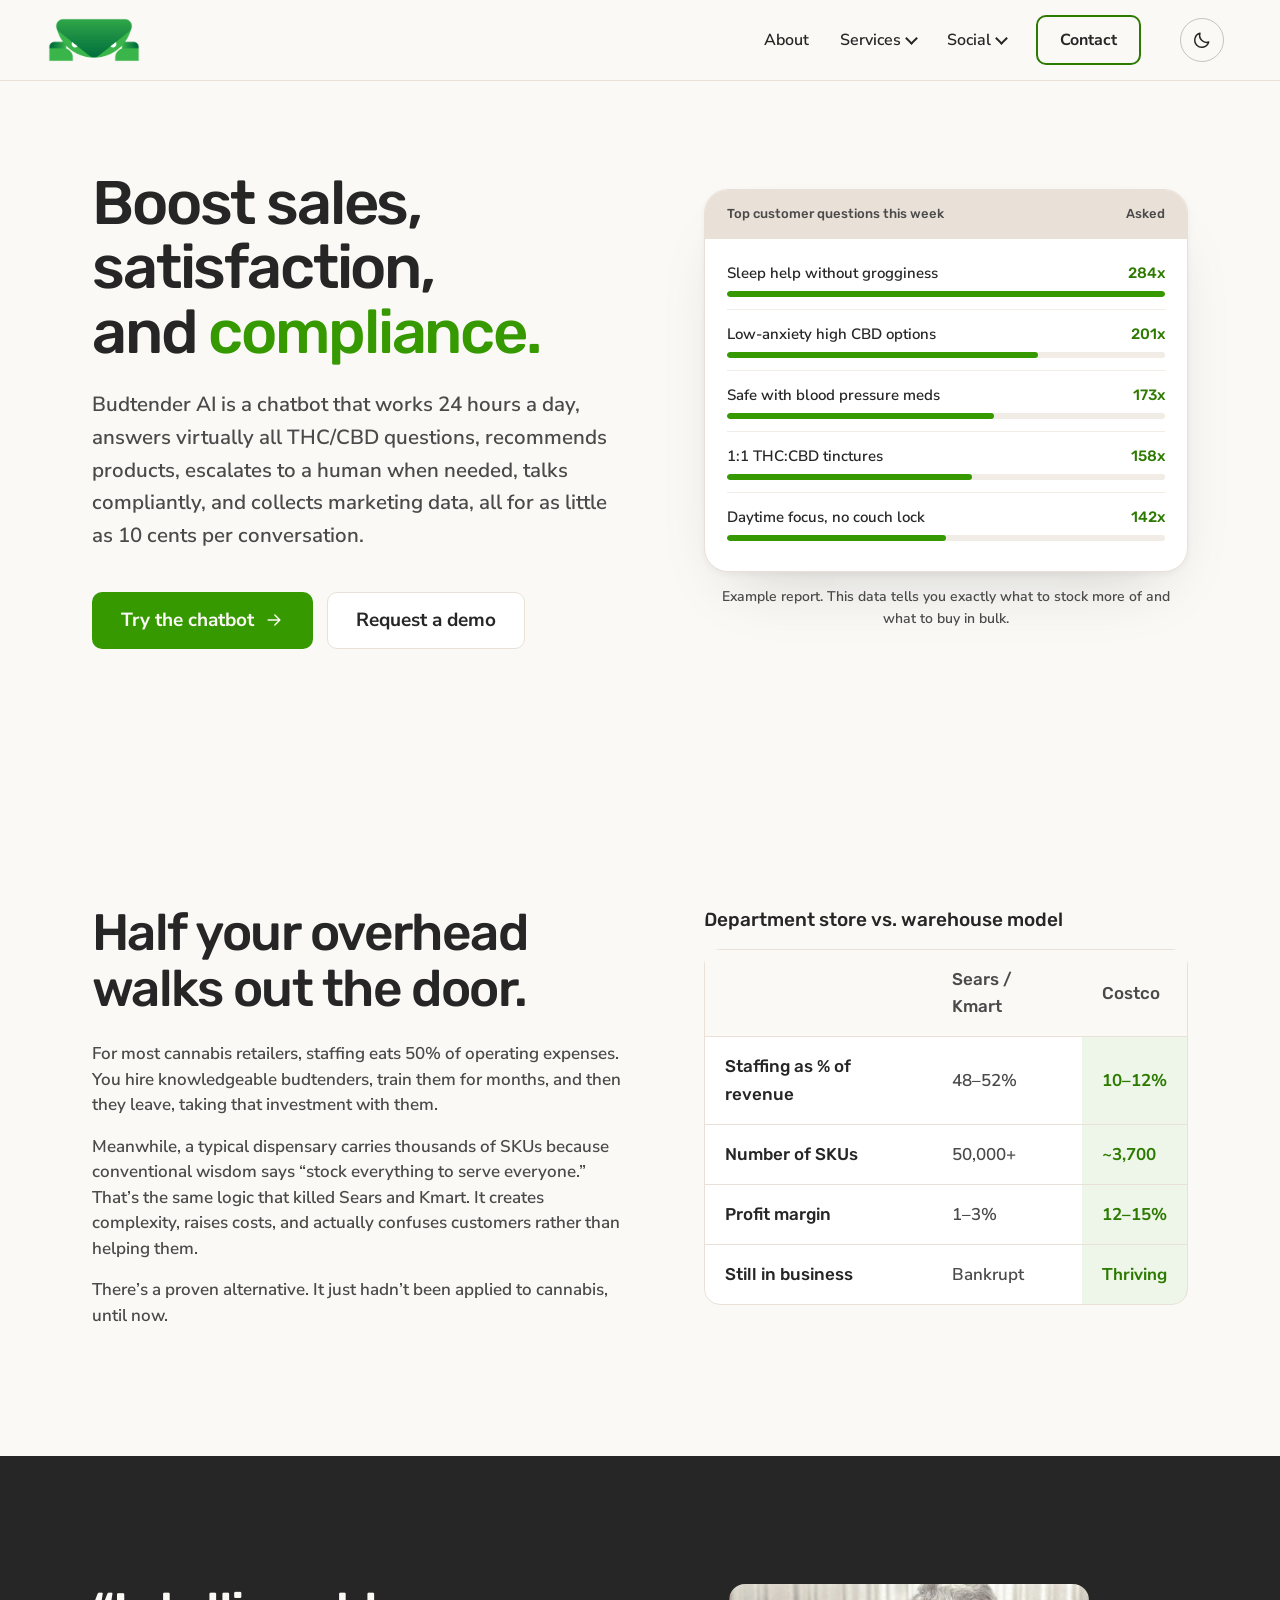
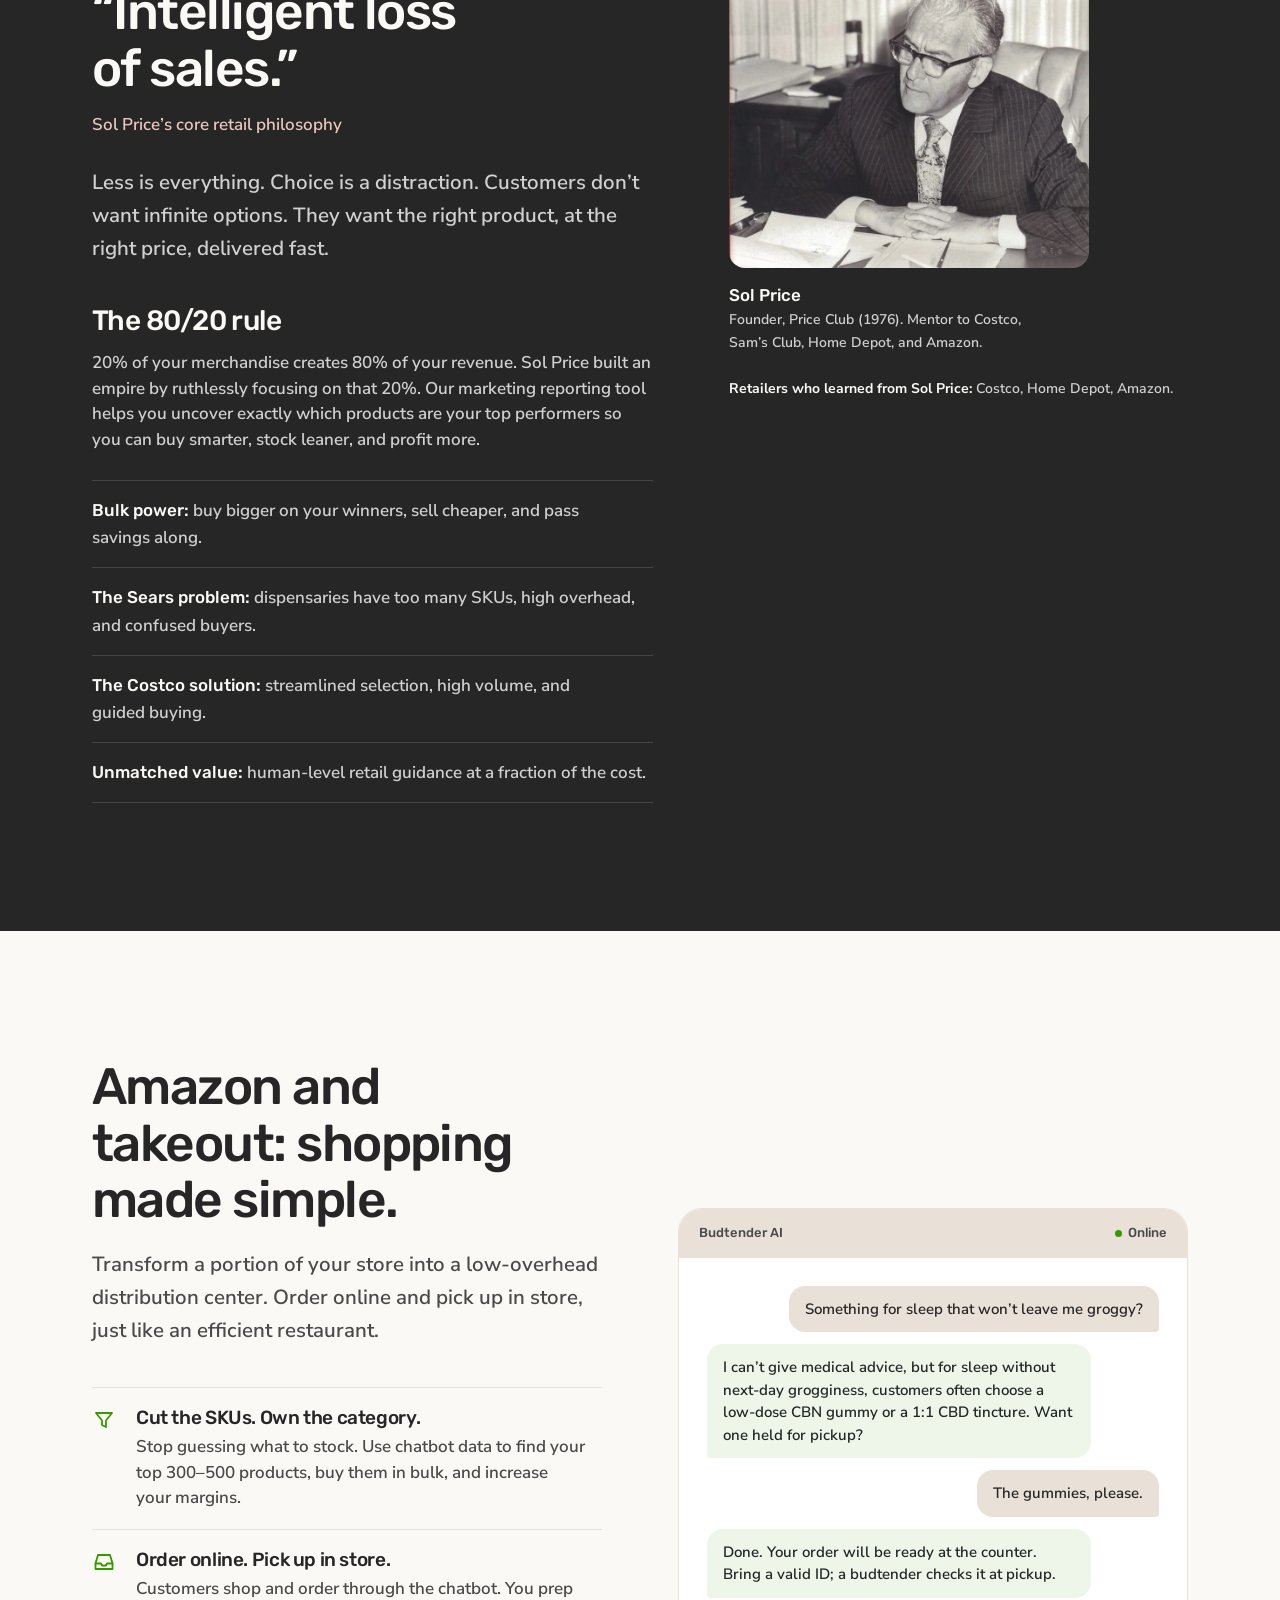
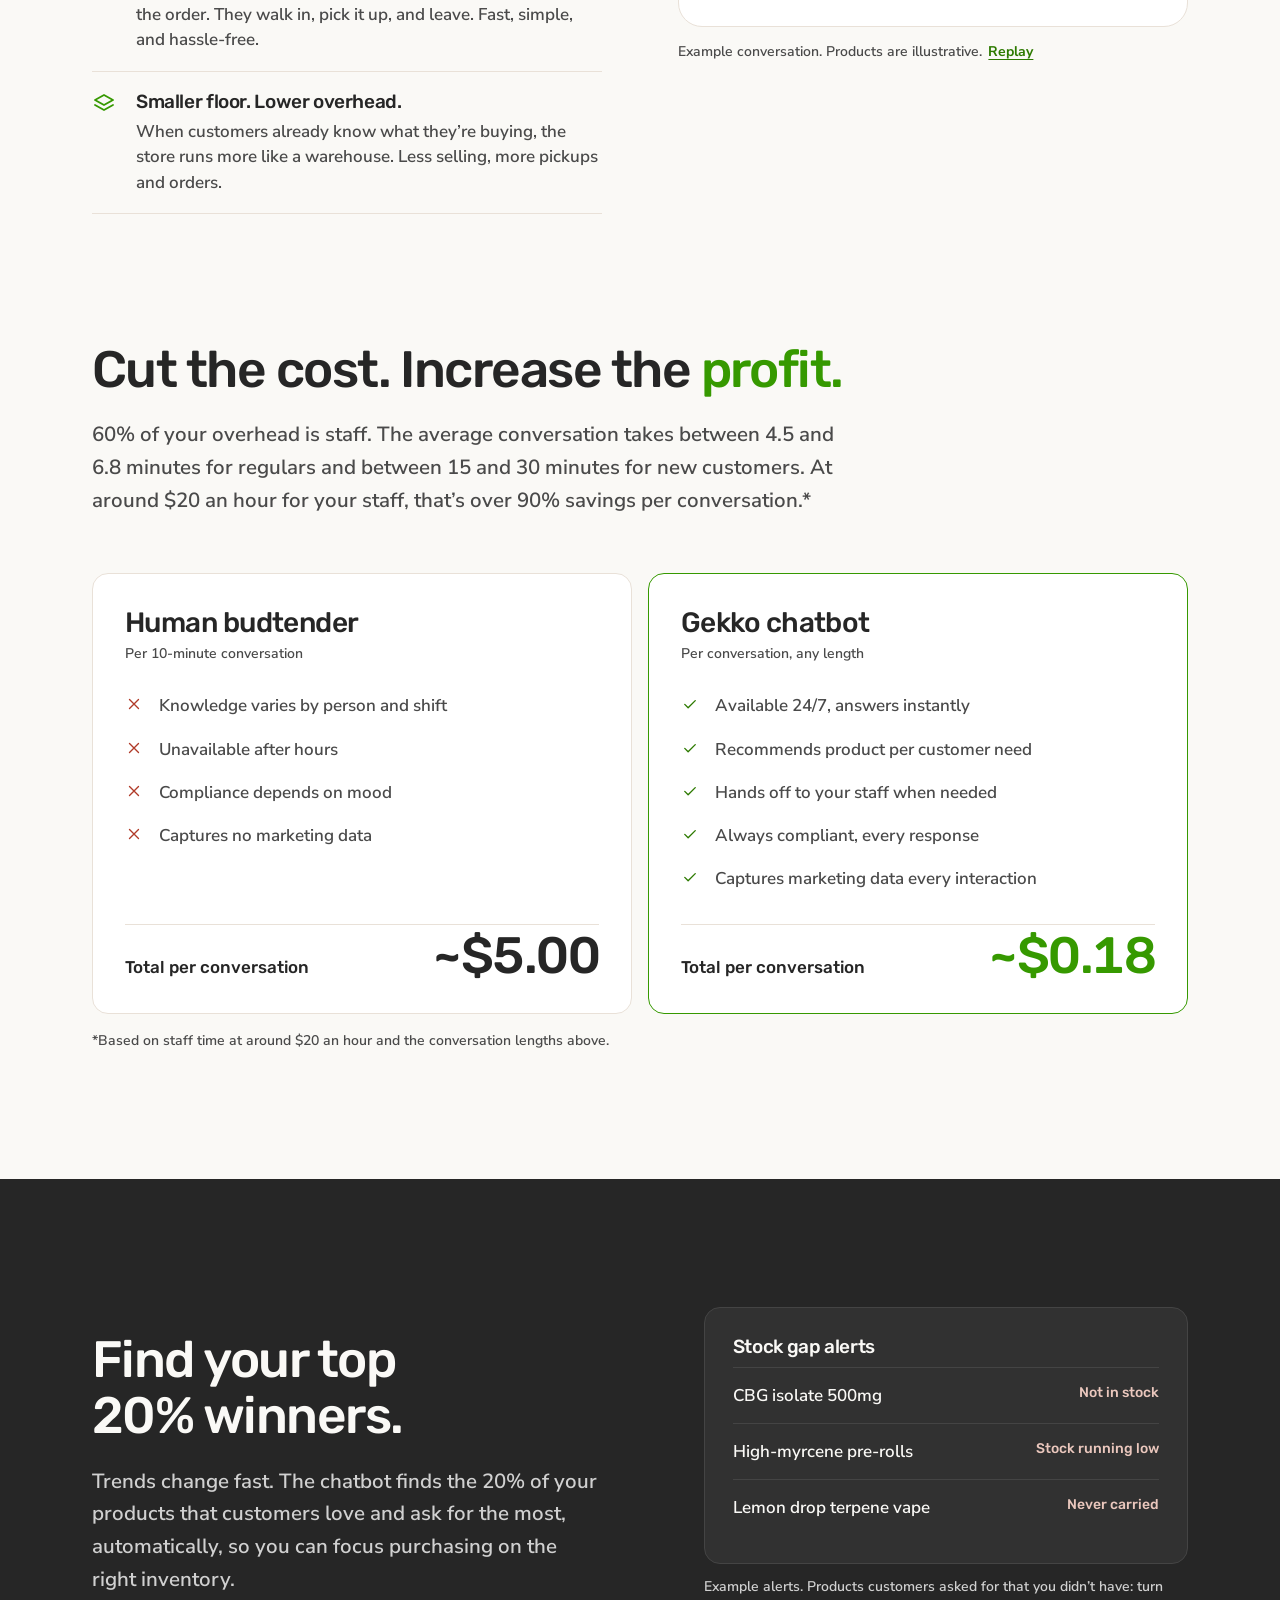
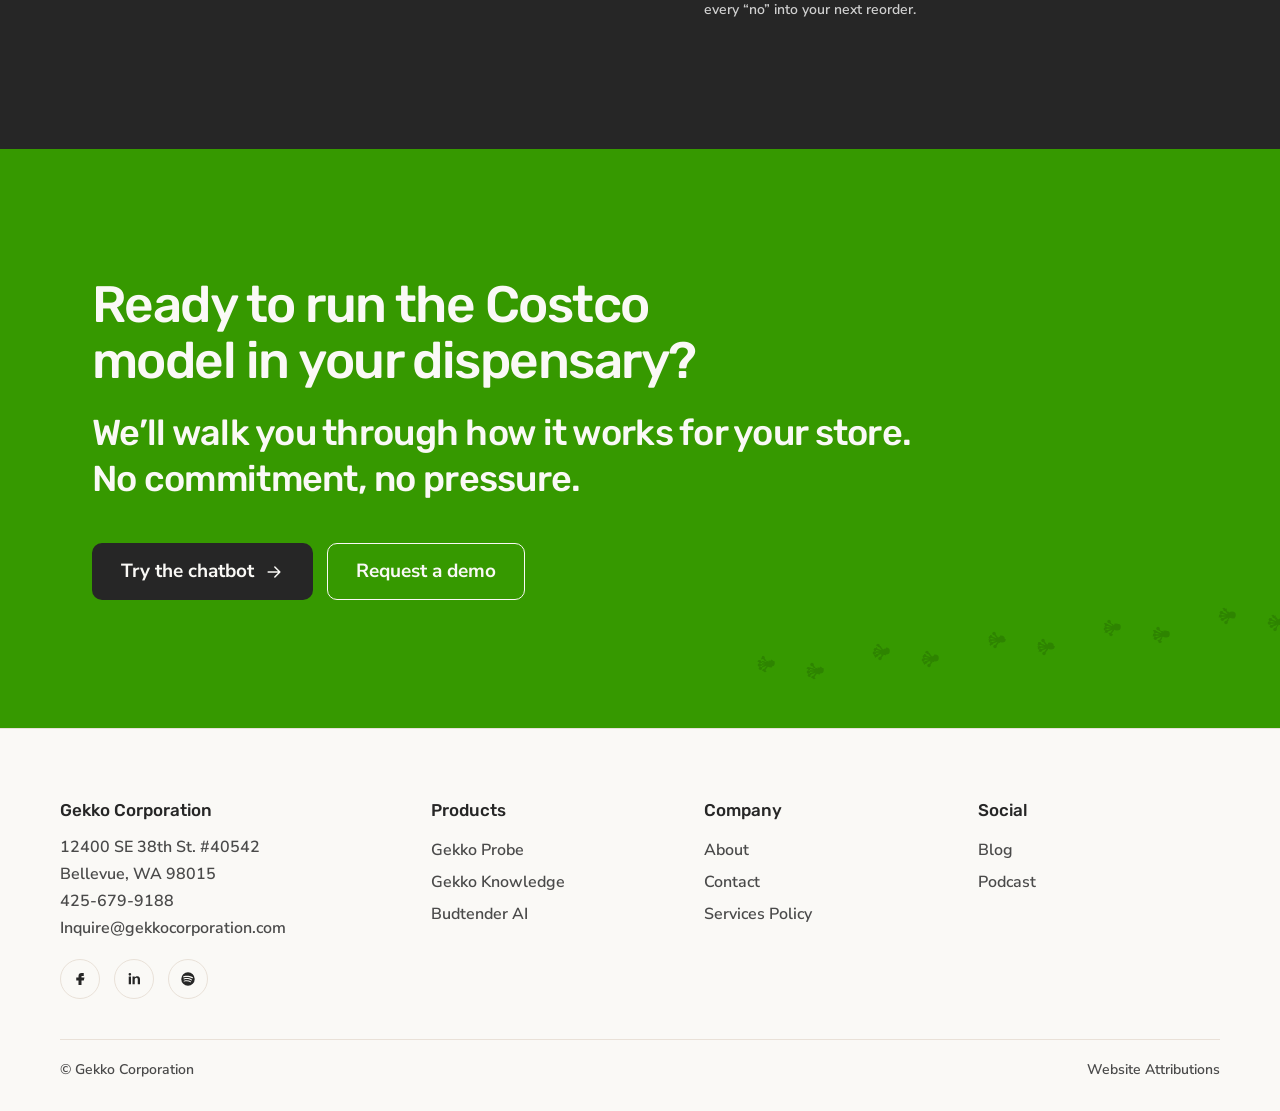
<file: pages/budtender-ai.html>
<!doctype html>
<html lang="en"><head>
<meta charset="utf-8"><meta name="viewport" content="width=device-width,initial-scale=1">
<meta name="robots" content="noindex, nofollow">
<title>Budtender AI · New gekkocorporation.com (preview)</title>
<link rel="stylesheet" href="../assets/css/site.css">
<link rel="stylesheet" href="../assets/css/code-block.css">
<link rel="stylesheet" href="../assets/css/custom.css">
<link rel="stylesheet" href="../assets/fonts/fonts.css">
<script>(function () {
try {
var t = localStorage.getItem("gk-theme");
if (t === "dark" || t === "light") document.documentElement.setAttribute("data-theme", t);
} catch (e) {}
})();</script>
<style id="gk-shared">.gk{--gk-cream: #FAF9F6;--gk-paper: #FFFFFF;--gk-tan: #E9E1D8;--gk-tan-line: #DFD5C8;--gk-ink: #262626;--gk-ink-soft: #4A4A4A;--gk-ink-raised: #313131;--gk-ink-line: #444444;--gk-mist: #D0D0D0;--gk-green: #369900;--gk-green-ink: #2D7A00;--gk-green-deep: #2E8400;--gk-green-bright: #5CBF2E;--gk-green-wash: rgba(54,153,0,.09);--gk-pink: #EAC7BD;--gk-tan-faint: #F1ECE5;--gk-tan-dot: #D0C6BC;--gk-ink-deep: #242424;--gk-ink-lift: #383838;--gk-ink-edge: #555555;--gk-ink-pressed: #111111;--gk-ash: #A8A8A8;--gk-caution-line: #E2C27A;--gk-caution-ink: #8A6200;--gk-caution-wash: #FBF1DC;--gk-error-ink: #B03A28;--gk-error-wash: rgba(176,58,40,.1);--gk-ink-scrim: rgba(38,38,38,.72);--gk-font-head: "Rubik",system-ui,sans-serif;--gk-font-body: "Nunito Sans",system-ui,sans-serif;--gk-text-display: clamp(2.75rem,5.6vw,4.5rem);--gk-text-display-split: clamp(2.75rem,4.8vw,4rem);--gk-text-headline: clamp(2rem,4vw,3.25rem);--gk-text-title: clamp(1.375rem,2.2vw,1.75rem);--gk-text-statement: clamp(1.5rem,3vw,2.25rem);--gk-text-lede: clamp(1.125rem,1.6vw,1.3125rem);--gk-text-body-lg: 1.1875rem;--gk-text-body: 1.0625rem;--gk-text-compact: .9375rem;--gk-text-small: .9375rem;--gk-text-caption: .875rem;--gk-text-label: .8125rem;--gk-text-micro: .75rem;--gk-space-xs: 8px;--gk-space-sm: 16px;--gk-space-md: 24px;--gk-space-lg: 40px;--gk-space-xl: 64px;--gk-section-pad: clamp(80px,10vw,128px);--gk-gutter: clamp(20px,4vw,32px);--gk-wrap: 1160px;--gk-radius-xs: 4px;--gk-radius-sm: 6px;--gk-radius-md: 10px;--gk-radius-lg: 16px;--gk-radius-xl: 24px;--gk-shadow-object: 0 32px 64px -32px rgba(38,38,38,.22),0 2px 6px rgba(38,38,38,.05);--gk-ease-out: cubic-bezier(.16,1,.3,1);--gk-focus: var(--gk-green-ink);--gk-trail-h: url("data:image/svg+xml,%3Csvg xmlns='http://www.w3.org/2000/svg' width='96' height='30' viewBox='0 0 96 30'%3E%3Cg fill='black'%3E%3Cg transform='translate(24 9)'%3E%3Cg transform='rotate(90)'%3E%3Cellipse cx='0' cy='2' rx='3.4' ry='3.8'/%3E%3Cpath fill='none' stroke='black' stroke-width='1.4' stroke-linecap='round' d='M0 0L-6.5-5M0 0L-3.4-8.6M0 0L0-9.6M0 0L3.4-8.6M0 0L6.5-5'/%3E%3Ccircle cx='-6.5' cy='-5' r='1.7'/%3E%3Ccircle cx='-3.4' cy='-8.6' r='1.7'/%3E%3Ccircle cx='0' cy='-9.6' r='1.7'/%3E%3Ccircle cx='3.4' cy='-8.6' r='1.7'/%3E%3Ccircle cx='6.5' cy='-5' r='1.7'/%3E%3C/g%3E%3C/g%3E%3Cg transform='translate(72 21)'%3E%3Cg transform='rotate(90)'%3E%3Cellipse cx='0' cy='2' rx='3.4' ry='3.8'/%3E%3Cpath fill='none' stroke='black' stroke-width='1.4' stroke-linecap='round' d='M0 0L-6.5-5M0 0L-3.4-8.6M0 0L0-9.6M0 0L3.4-8.6M0 0L6.5-5'/%3E%3Ccircle cx='-6.5' cy='-5' r='1.7'/%3E%3Ccircle cx='-3.4' cy='-8.6' r='1.7'/%3E%3Ccircle cx='0' cy='-9.6' r='1.7'/%3E%3Ccircle cx='3.4' cy='-8.6' r='1.7'/%3E%3Ccircle cx='6.5' cy='-5' r='1.7'/%3E%3C/g%3E%3C/g%3E%3C/g%3E%3C/svg%3E");--gk-trail-v: url("data:image/svg+xml,%3Csvg xmlns='http://www.w3.org/2000/svg' width='30' height='60' viewBox='0 0 30 60'%3E%3Cg fill='black'%3E%3Cg transform='translate(9 16)'%3E%3Cg transform='rotate(180)'%3E%3Cellipse cx='0' cy='2' rx='3.4' ry='3.8'/%3E%3Cpath fill='none' stroke='black' stroke-width='1.4' stroke-linecap='round' d='M0 0L-6.5-5M0 0L-3.4-8.6M0 0L0-9.6M0 0L3.4-8.6M0 0L6.5-5'/%3E%3Ccircle cx='-6.5' cy='-5' r='1.7'/%3E%3Ccircle cx='-3.4' cy='-8.6' r='1.7'/%3E%3Ccircle cx='0' cy='-9.6' r='1.7'/%3E%3Ccircle cx='3.4' cy='-8.6' r='1.7'/%3E%3Ccircle cx='6.5' cy='-5' r='1.7'/%3E%3C/g%3E%3C/g%3E%3Cg transform='translate(21 46)'%3E%3Cg transform='rotate(180)'%3E%3Cellipse cx='0' cy='2' rx='3.4' ry='3.8'/%3E%3Cpath fill='none' stroke='black' stroke-width='1.4' stroke-linecap='round' d='M0 0L-6.5-5M0 0L-3.4-8.6M0 0L0-9.6M0 0L3.4-8.6M0 0L6.5-5'/%3E%3Ccircle cx='-6.5' cy='-5' r='1.7'/%3E%3Ccircle cx='-3.4' cy='-8.6' r='1.7'/%3E%3Ccircle cx='0' cy='-9.6' r='1.7'/%3E%3Ccircle cx='3.4' cy='-8.6' r='1.7'/%3E%3Ccircle cx='6.5' cy='-5' r='1.7'/%3E%3C/g%3E%3C/g%3E%3C/g%3E%3C/svg%3E");--gk-bg: var(--gk-cream);--gk-bg-raised: var(--gk-paper);--gk-bg-ink: var(--gk-ink);--gk-bg-green: var(--gk-green);--gk-fg: var(--gk-ink);--gk-fg-soft: var(--gk-ink-soft);--gk-line: var(--gk-tan);--gk-line-strong: var(--gk-tan-line);--gk-line-dot: var(--gk-tan-dot);--gk-tint: var(--gk-tan);--gk-tint-faint: var(--gk-tan-faint);--gk-accent-text: var(--gk-green-ink);--gk-error-text: var(--gk-error-ink);--gk-caution-text: var(--gk-caution-ink);--gk-media-dim: 1;--gk-media-sat: 1;--gk-accent-display: var(--gk-green);--gk-btn-bg: var(--gk-green);--gk-btn-bg-hover: var(--gk-green-deep);--gk-trail-on-green: var(--gk-green-deep);--gk-chip-light: var(--gk-paper);--gk-caution-bg: var(--gk-caution-wash);--gk-caution-border: var(--gk-caution-line);background: var(--gk-bg);color: var(--gk-fg);font-family: var(--gk-font-body);font-weight: 600;font-size: var(--gk-text-body);line-height: 1.6;-webkit-font-smoothing: antialiased;text-rendering: optimizeLegibility;font-kerning: normal}html[data-theme="dark"] .gk{--gk-bg: #191816;--gk-bg-raised: #22211E;--gk-bg-ink: #0F0F0E;--gk-bg-green: #2C7A00;--gk-fg: #EEEAE2;--gk-fg-soft: #B9B3A8;--gk-line: #34322E;--gk-line-strong: #46423C;--gk-line-dot: #6A645B;--gk-tint: #2B2926;--gk-tint-faint: #24221F;--gk-accent-text: #6BCB3D;--gk-error-text: #E8836F;--gk-caution-text: #E2C27A;--gk-media-dim: .72;--gk-media-sat: .85;--gk-accent-display: #5CBF2E;--gk-btn-bg: #2C7A00;--gk-btn-bg-hover: #369900;--gk-trail-on-green: rgba(0,0,0,.28);--gk-chip-light: #EEEAE2;--gk-caution-bg: rgba(226,194,122,.10);--gk-caution-border: rgba(226,194,122,.35);--gk-ink-raised: #272521;--gk-ink-line: #3A3733;--gk-ink-lift: #302E2A;--gk-ink-edge: #4A4640;--gk-ink-deep: #1C1B19;--gk-focus: #6BCB3D;--gk-shadow-object: 0 32px 64px -32px rgba(0,0,0,.7),0 2px 6px rgba(0,0,0,.3);color-scheme: dark}.gk *,.gk *::before,.gk *::after{box-sizing: border-box}.gk :where(h1,h2,h3,h4,p,ul,ol,li,figure,blockquote,dl,dd){margin: 0;padding: 0}.gk :where(ul,ol){list-style: none}.gk :where(img,svg){display: block;max-width: 100%}.gk :where(img){height: auto}.gk :where(svg){flex: none}.gk :where(b,strong){font-weight: 700}.gk ::selection{background: var(--gk-pink);color: var(--gk-ink)}.gk h1,.gk h2,.gk h3,.gk h4{font-family: var(--gk-font-head);font-weight: 500;color: inherit;text-transform: none;text-wrap: balance}.gk h1,.gk .gk-display{font-size: var(--gk-text-display);line-height: 1.05;letter-spacing: -.035em}.gk h2,.gk .gk-headline{font-size: var(--gk-text-headline);line-height: 1.1;letter-spacing: -.03em}.gk h3,.gk .gk-title{font-size: var(--gk-text-title);line-height: 1.2;letter-spacing: -.02em}.gk :where(h1,h2) em{font-style: normal;color: var(--gk-accent-display)}.gk .gk-lede{font-size: var(--gk-text-lede);line-height: 1.6;max-width: 62ch;color: var(--gk-fg-soft);text-wrap: pretty}.gk p{max-width: 68ch;text-wrap: pretty}.gk :where(li,dd,figcaption){text-wrap: pretty}.gk .gk-label{font-family: var(--gk-font-head);font-weight: 500;font-size: var(--gk-text-caption);line-height: 1.3;letter-spacing: 0}.gk a{color: var(--gk-accent-text);text-decoration-thickness: 1px;text-underline-offset: .2em}.gk a:hover{text-decoration-thickness: 2px}.gk :focus-visible{outline: 3px solid var(--gk-focus);outline-offset: 3px;border-radius: var(--gk-radius-xs)}.gk .gk-wrap{width: 100%;max-width: var(--gk-wrap);margin-inline: auto;padding-inline: var(--gk-gutter)}.gk .gk-section{padding-block: var(--gk-section-pad)}.gk .gk-section--cream{background: var(--gk-bg);color: var(--gk-fg)}.gk .gk-section--ink{--gk-focus: var(--gk-pink);background: var(--gk-bg-ink);color: var(--gk-cream)}.gk .gk-section--ink .gk-lede,.gk .gk-section--ink p{color: var(--gk-mist)}.gk .gk-section--ink a:not(.gk-btn){color: var(--gk-green-bright)}.gk .gk-section--ink .gk-btn--secondary{background: transparent;color: var(--gk-cream);border-color: var(--gk-ink-edge)}.gk .gk-section--ink .gk-btn--secondary:hover{border-color: var(--gk-pink);color: var(--gk-pink)}.gk .gk-section--ink :where(h1,h2) em{color: var(--gk-green-bright)}.gk .gk-section--green{--gk-focus: var(--gk-ink);background: var(--gk-bg-green);color: var(--gk-cream)}.gk .gk-section--green a:not(.gk-btn){color: var(--gk-cream);font-weight: 700}.gk .gk-cta{position: relative;overflow: hidden}.gk .gk-cta .gk-wrap{position: relative;z-index: 1}.gk .gk-cta h2{max-width: 22ch}.gk .gk-cta-line{max-width: 36ch;margin-top: 20px;font-family: var(--gk-font-head);font-weight: 500;font-size: var(--gk-text-statement);line-height: 1.3;letter-spacing: -.02em;color: var(--gk-cream)}.gk .gk-cta-direct{max-width: none;margin-top: 24px;font-size: 1.5rem;line-height: 1.4;font-weight: 700;color: var(--gk-cream)}.gk .gk-cta-direct a{white-space: nowrap;text-decoration-thickness: 2px}.gk .gk-cta .gk-btn--secondary{background: transparent;color: var(--gk-cream);border-color: var(--gk-cream)}.gk .gk-cta .gk-btn--secondary:hover{background: var(--gk-cream);color: var(--gk-ink)}.gk .gk-cta::after{content: "";position: absolute;right: -24px;bottom: 12%;width: min(44vw,560px);height: 30px;background-color: var(--gk-trail-on-green);-webkit-mask: var(--gk-trail-h) space no-repeat 0 50% / auto 100%;mask: var(--gk-trail-h) space no-repeat 0 50% / auto 100%;transform: rotate(174deg);transform-origin: center;pointer-events: none}@media (max-width: 860px){.gk .gk-cta::after{display: none}}.gk .gk-stack>* + *{margin-top: var(--gk-space-md)}.gk .gk-actions{display: flex;flex-wrap: wrap;gap: 14px;margin-top: var(--gk-space-lg)}.gk .gk-btn{display: inline-flex;align-items: center;justify-content: center;gap: 10px;min-height: 56px;padding: 16px 28px;border: 1px solid transparent;border-radius: var(--gk-radius-md);font-family: var(--gk-font-body);font-weight: 700;font-size: 1.1875rem;line-height: 1.2;text-decoration: none;white-space: nowrap;cursor: pointer;transition: background-color .2s var(--gk-ease-out),border-color .2s var(--gk-ease-out),color .2s var(--gk-ease-out)}.gk .gk-btn svg{width: 20px;height: 20px;transition: transform .25s var(--gk-ease-out)}.gk .gk-btn:hover svg{transform: translateX(3px)}.gk .gk-btn--primary{background: var(--gk-btn-bg);color: var(--gk-cream)}.gk .gk-btn--primary:hover{background: var(--gk-btn-bg-hover)}.gk .gk-btn--secondary{background: var(--gk-bg-raised);color: var(--gk-fg);border-color: var(--gk-line)}.gk .gk-btn--secondary:hover{border-color: var(--gk-accent-text);color: var(--gk-accent-text)}.gk .gk-section--green .gk-btn--primary,.gk .gk-btn--ink{background: var(--gk-ink);color: var(--gk-cream)}.gk .gk-section--green .gk-btn--primary:hover,.gk .gk-btn--ink:hover{background: var(--gk-ink-pressed)}.gk .gk-chips{display: flex;flex-wrap: wrap;gap: 10px}.gk .gk-chip{display: inline-flex;align-items: center;gap: 8px;padding: 9px 16px;border: 1px solid var(--gk-line);border-radius: 999px;background: var(--gk-bg-raised);font-family: var(--gk-font-head);font-weight: 500;font-size: .875rem;line-height: 1.3}.gk .gk-chip::before{content: "";width: 6px;height: 6px;border-radius: 50%;background: var(--gk-green)}.gk .gk-panel{padding: 28px;border: 1px solid var(--gk-line);border-radius: var(--gk-radius-lg);background: var(--gk-bg-raised)}.gk .gk-section--ink .gk-panel{border-color: var(--gk-ink-line);background: var(--gk-ink-raised)}.gk .gk-trail{display: block;height: 30px;color: var(--gk-line-dot);background-color: currentColor;-webkit-mask: var(--gk-trail-h) space no-repeat 0 50% / auto 100%;mask: var(--gk-trail-h) space no-repeat 0 50% / auto 100%}.gk .gk-trail--v{width: 30px;height: auto;-webkit-mask: var(--gk-trail-v) no-repeat space 50% 0 / 100% auto;mask: var(--gk-trail-v) no-repeat space 50% 0 / 100% auto}.gk .gk-section--ink .gk-trail{color: var(--gk-green-bright)}.gk .gk-section--green .gk-trail{color: var(--gk-trail-on-green)}.gk .gk-icon{width: 24px;height: 24px;fill: none;stroke: currentColor;stroke-width: 1.8;stroke-linecap: round;stroke-linejoin: round}.gk .gk-example-note{font-size: var(--gk-text-small);color: var(--gk-fg-soft);margin-top: 14px}.gk .gk-visually-hidden{position: absolute !important;width: 1px;height: 1px;overflow: hidden;clip: rect(0 0 0 0);clip-path: inset(50%);white-space: nowrap}@media (max-width: 600px){.gk .gk-btn{width: 100%;white-space: normal;text-align: center}}section.page-section:has(.gk){padding-bottom: 0 !important;min-height: 0 !important}section.page-section:has(.gk){padding-top: 0 !important}section.page-section:first-child:has(.gk){padding-top: var(--header-height,0px) !important}section.page-section:has(.gk)>.content-wrapper{padding-top: 0 !important;padding-bottom: 0 !important;max-width: none !important}section.page-section:has(.gk) .fe-block:has(.gk){grid-area: 1 / 1 / -1 / -1 !important}section.page-section:has(.gk) .sqs-block:has(.gk){padding: 0 !important}section.page-section:has(.gk) .sqs-block-content:has(.gk){overflow: visible !important;height: auto !important}.gk [hidden]{display: none !important}.gk [id]{scroll-margin-top: calc(var(--header-height,80px) + 24px)}@media (prefers-reduced-motion: reduce){.gk *,.gk *::before,.gk *::after{transition-duration: .01ms !important;animation-duration: .01ms !important;animation-iteration-count: 1 !important}}@media (prefers-color-scheme: dark){html:not([data-theme="light"]) .gk{--gk-bg: #191816;--gk-bg-raised: #22211E;--gk-bg-ink: #0F0F0E;--gk-bg-green: #2C7A00;--gk-fg: #EEEAE2;--gk-fg-soft: #B9B3A8;--gk-line: #34322E;--gk-line-strong: #46423C;--gk-line-dot: #6A645B;--gk-tint: #2B2926;--gk-tint-faint: #24221F;--gk-accent-text: #6BCB3D;--gk-error-text: #E8836F;--gk-caution-text: #E2C27A;--gk-media-dim: .72;--gk-media-sat: .85;--gk-accent-display: #5CBF2E;--gk-btn-bg: #2C7A00;--gk-btn-bg-hover: #369900;--gk-trail-on-green: rgba(0,0,0,.28);--gk-chip-light: #EEEAE2;--gk-caution-bg: rgba(226,194,122,.10);--gk-caution-border: rgba(226,194,122,.35);--gk-ink-raised: #272521;--gk-ink-line: #3A3733;--gk-ink-lift: #302E2A;--gk-ink-edge: #4A4640;--gk-ink-deep: #1C1B19;--gk-focus: #6BCB3D;--gk-shadow-object: 0 32px 64px -32px rgba(0,0,0,.7),0 2px 6px rgba(0,0,0,.3);color-scheme: dark}}</style>
<style id="gk-theme">html[data-theme="dark"]{--white-hsl: 40,6.4%,9.2%;--black-hsl: 40,26%,91%;--lightAccent-hsl: 36,6.2%,15.9%;--sqsp-palette-lightest-color: hsla(40,6.4%,9.2%,1);--sqsp-palette-darkest-color: hsla(40,26%,91%,1);color-scheme: dark;background: #191816}html[data-theme="dark"] :is([data-section-theme="black"],[data-section-theme="black-bold"],[data-section-theme="dark"],[data-section-theme="dark-bold"]){--white-hsl: 45,28.57%,97.25%;--black-hsl: 0,0%,14.9%;--lightAccent-hsl: 31.76,27.87%,88.04%}.gk-theme-toggle{display: inline-grid;place-items: center;width: 44px;height: 44px;margin: 0 8px;padding: 0;border: 1px solid hsla(var(--black-hsl,0,0%,14.9%),.25);border-radius: 50%;background: transparent;color: hsla(var(--black-hsl,0,0%,14.9%),1);cursor: pointer;transition: border-color .2s ease,color .2s ease}.gk-theme-toggle:hover{border-color: currentColor}.gk-theme-toggle:focus-visible{outline: 3px solid #2D7A00;outline-offset: 3px}html[data-theme="dark"] .gk-theme-toggle:focus-visible{outline-color: #6BCB3D}.gk-theme-toggle svg{width: 20px;height: 20px;fill: none;stroke: currentColor;stroke-width: 1.8;stroke-linecap: round;stroke-linejoin: round}.gk-theme-toggle .gk-t-sun{display: none}html[data-theme="dark"] .gk-theme-toggle .gk-t-sun{display: block}html[data-theme="dark"] .gk-theme-toggle .gk-t-moon{display: none}.gk-theme-toggle--float{position: fixed;left: 16px;bottom: 16px;z-index: 9999;margin: 0;background: hsla(var(--white-hsl,45,28.57%,97.25%),.92);box-shadow: 0 8px 24px -12px rgba(0,0,0,.4)}@media (prefers-reduced-motion: reduce){.gk-theme-toggle{transition: none}}@media (prefers-color-scheme: dark){html:not([data-theme="light"]){--white-hsl: 40,6.4%,9.2%;--black-hsl: 40,26%,91%;--lightAccent-hsl: 36,6.2%,15.9%;--sqsp-palette-lightest-color: hsla(40,6.4%,9.2%,1);--sqsp-palette-darkest-color: hsla(40,26%,91%,1);color-scheme: dark;background: #191816}html:not([data-theme="light"]) :is([data-section-theme="black"],[data-section-theme="black-bold"],[data-section-theme="dark"],[data-section-theme="dark-bold"]){--white-hsl: 45,28.57%,97.25%;--black-hsl: 0,0%,14.9%;--lightAccent-hsl: 31.76,27.87%,88.04%}html:not([data-theme="light"]) .gk-theme-toggle:focus-visible{outline-color: #6BCB3D}html:not([data-theme="light"]) .gk-theme-toggle .gk-t-sun{display: block}html:not([data-theme="light"]) .gk-theme-toggle .gk-t-moon{display: none}}</style>
<style id="gk-native">:root{--gkn-accent: #369900;--gkn-accent-hover: #2E8400;--gkn-accent-text: #2D7A00;--gkn-on-accent: #FAF9F6;--gkn-line: #E9E1D8;--gkn-field: #FFFFFF;--gkn-select-bg: #EAC7BD;--gkn-select-text: #262626}html[data-theme="dark"]{--gkn-accent: #2C7A00;--gkn-accent-hover: #369900;--gkn-accent-text: #6BCB3D;--gkn-on-accent: #FAF9F6;--gkn-line: #34322E;--gkn-field: #22211E}::selection{background: var(--gkn-select-bg);color: var(--gkn-select-text)}:focus-visible{outline: 3px solid var(--gkn-accent-text);outline-offset: 3px}:is(.sqs-html-content,.blog-item-title,.blog-title,.entry-title) :is(h1,h2,h3,h4),.blog-item-title,.blog-title a,.entry-title a{font-family: "Rubik",system-ui,sans-serif;font-weight: 500;letter-spacing: -.02em;color: hsla(var(--black-hsl),1);text-wrap: balance}.header-actions-action--cta .btn{border-radius: 10px !important;border-color: var(--gkn-accent-text) !important;color: var(--gkn-accent-text) !important;background: transparent !important;font-family: "Nunito Sans",system-ui,sans-serif !important;font-weight: 700 !important;font-size: 1.0625rem !important;line-height: 1.2 !important;padding: 12px 22px !important;text-transform: none !important;letter-spacing: 0 !important;transition: background-color .2s,color .2s}.header-actions-action--cta .btn:hover{background: var(--gkn-accent-text) !important;color: hsla(var(--white-hsl),1) !important;opacity: 1 !important}.sqs-html-content a:not(.sqs-button-element--primary):not(.btn){color: var(--gkn-accent-text);text-decoration-thickness: 1px;text-underline-offset: .2em}.sqs-html-content a:not(.sqs-button-element--primary):not(.btn):hover{text-decoration-thickness: 2px}.blog-more-link,.blog-item-meta a,.blog-categories-list a{color: var(--gkn-accent-text) !important}.blog-more-link{font-weight: 700;text-decoration: none}.blog-more-link:hover{text-decoration: underline;text-underline-offset: .2em}.blog-title a:hover{color: var(--gkn-accent-text)}.blog-image-wrapper img,.blog-basic-grid img{border-radius: 16px}.blog-item-top-wrapper,.blog-item-content-wrapper,.blog-item-author-profile-wrapper{max-width: 760px;margin-left: auto !important;margin-right: auto !important}.blog-item-content .sqs-html-content p,.blog-item-content .sqs-html-content li{max-width: 34em;font-size: 1.125rem;line-height: 1.7}.blog-item-content .sqs-html-content h2,.blog-item-content .sqs-html-content h3{margin-top: 1.6em}.blog-item-content .sqs-html-content hr{border: 0;border-top: 1px solid var(--gkn-line)}.blog-item-content img{border-radius: 16px}.page-section .sqs-html-content :is(p,li){max-width: 36em}@media (max-width: 767px){section.page-section:not(:has(.gk))>.content-wrapper{padding-left: max(16px,var(--sqs-mobile-site-gutter,6vw)) !important;padding-right: max(16px,var(--sqs-mobile-site-gutter,6vw)) !important}}:is(.form-wrapper,.newsletter-form) :is(input[type="text"],input[type="email"],input[type="tel"],textarea,select){border: 1px solid var(--gkn-line) !important;border-radius: 10px !important;background: var(--gkn-field) !important;color: hsla(var(--black-hsl),1) !important;font-family: "Nunito Sans",system-ui,sans-serif !important;font-size: 1rem !important;padding: 12px 14px !important}:is(.form-wrapper,.newsletter-form) :is(input,textarea,select):focus-visible{outline: 3px solid var(--gkn-accent-text);outline-offset: 2px}:is(.form-wrapper,.newsletter-form) :is(.title,label,legend){font-family: "Nunito Sans",system-ui,sans-serif;font-weight: 600}:is(.form-wrapper .form-button-wrapper,.newsletter-form-button-wrapper) button,.form-wrapper button[type="submit"]{border: 0 !important;border-radius: 10px !important;background: var(--gkn-accent) !important;color: var(--gkn-on-accent) !important;font-family: "Nunito Sans",system-ui,sans-serif !important;font-weight: 700 !important;font-size: 1.1875rem !important;text-transform: none !important;letter-spacing: 0 !important;padding: 16px 28px !important}:is(.form-wrapper .form-button-wrapper,.newsletter-form-button-wrapper) button:hover,.form-wrapper button[type="submit"]:hover{background: var(--gkn-accent-hover) !important}footer.sections a:not(.btn),#footer-sections a:not(.btn){text-decoration-thickness: 1px;text-underline-offset: .2em}footer.sections a:not(.btn):hover,#footer-sections a:not(.btn):hover{color: var(--gkn-accent-text)}@media (prefers-color-scheme: dark){html:not([data-theme="light"]){--gkn-accent: #2C7A00;--gkn-accent-hover: #369900;--gkn-accent-text: #6BCB3D;--gkn-on-accent: #FAF9F6;--gkn-line: #34322E;--gkn-field: #22211E}}</style>
<style>body{margin:0;background:hsla(var(--white-hsl),1)}</style>
</head><body class="primary-button-style-solid primary-button-shape-pill secondary-button-style-outline secondary-button-shape-pill tertiary-button-style-outline tertiary-button-shape-underline form-field-style-solid form-field-shape-square form-field-border-bottom form-field-hover-focus-opacity form-field-checkbox-type-icon form-field-checkbox-fill-outline form-field-checkbox-color-inverted form-field-checkbox-shape-square form-field-checkbox-layout-stack form-field-radio-type-icon form-field-radio-fill-outline form-field-radio-color-inverted form-field-radio-shape-square form-field-radio-layout-stack form-field-survey-fill-outline form-field-survey-color-inverted form-field-survey-shape-square form-submit-button-style-bar tweak-global-animations-animation-type-none tweak-global-animations-animation-curve-ease image-block-poster-text-alignment-center image-block-card-content-position-center image-block-card-text-alignment-left image-block-overlap-content-position-center image-block-overlap-text-alignment-left image-block-collage-content-position-top image-block-collage-text-alignment-left image-block-stack-text-alignment-left tweak-blog-alternating-side-by-side-width-full tweak-blog-alternating-side-by-side-image-aspect-ratio-11-square tweak-blog-alternating-side-by-side-text-alignment-left tweak-blog-alternating-side-by-side-read-more-style-show tweak-blog-alternating-side-by-side-image-text-alignment-middle tweak-blog-alternating-side-by-side-delimiter-bullet tweak-blog-alternating-side-by-side-meta-position-top tweak-blog-alternating-side-by-side-primary-meta-categories tweak-blog-alternating-side-by-side-secondary-meta-date tweak-blog-alternating-side-by-side-excerpt-show form-use-theme-colors tweak-global-animations-complexity-level-detailed tweak-global-animations-animation-style-fade tweak-blog-masonry-width-full tweak-blog-masonry-text-alignment-left tweak-blog-masonry-primary-meta-categories tweak-blog-masonry-secondary-meta-date tweak-blog-masonry-meta-position-top tweak-blog-masonry-read-more-style-show tweak-blog-masonry-delimiter-space tweak-blog-masonry-image-placement-above tweak-blog-masonry-excerpt-show tweak-portfolio-grid-overlay-width-full tweak-portfolio-grid-overlay-height-large tweak-portfolio-grid-overlay-image-aspect-ratio-11-square tweak-portfolio-grid-overlay-text-placement-center tweak-portfolio-grid-overlay-show-text-after-hover tweak-blog-single-column-width-full tweak-blog-single-column-text-alignment-left tweak-blog-single-column-image-placement-above tweak-blog-single-column-delimiter-bullet tweak-blog-single-column-read-more-style-hide tweak-blog-single-column-primary-meta-date tweak-blog-single-column-secondary-meta-none tweak-blog-single-column-meta-position-top tweak-blog-single-column-content-full-post header-width-full tweak-fixed-header tweak-fixed-header-style-basic tweak-blog-item-width-medium tweak-blog-item-text-alignment-center tweak-blog-item-meta-position-above-title tweak-blog-item-show-date tweak-blog-item-delimiter-bullet tweak-blog-side-by-side-width-inset tweak-blog-side-by-side-image-placement-left tweak-blog-side-by-side-image-aspect-ratio-11-square tweak-blog-side-by-side-primary-meta-categories tweak-blog-side-by-side-secondary-meta-date tweak-blog-side-by-side-meta-position-top tweak-blog-side-by-side-text-alignment-left tweak-blog-side-by-side-image-text-alignment-middle tweak-blog-side-by-side-read-more-style-show tweak-blog-side-by-side-delimiter-bullet tweak-blog-side-by-side-excerpt-show tweak-events-stacked-width-full tweak-events-stacked-height-large tweak-events-stacked-show-past-events tweak-events-stacked-show-thumbnails tweak-events-stacked-thumbnail-size-32-standard tweak-events-stacked-date-style-side-tag tweak-events-stacked-show-time tweak-events-stacked-show-location tweak-events-stacked-show-excerpt tweak-blog-basic-grid-width-inset tweak-blog-basic-grid-image-aspect-ratio-32-standard tweak-blog-basic-grid-text-alignment-center tweak-blog-basic-grid-delimiter-bullet tweak-blog-basic-grid-image-placement-above tweak-blog-basic-grid-read-more-style-show tweak-blog-basic-grid-primary-meta-categories tweak-blog-basic-grid-secondary-meta-date tweak-blog-basic-grid-excerpt-show tweak-portfolio-grid-basic-width-full tweak-portfolio-grid-basic-height-large tweak-portfolio-grid-basic-image-aspect-ratio-11-square tweak-portfolio-grid-basic-text-alignment-left tweak-portfolio-grid-basic-hover-effect-fade header-overlay-alignment-center tweak-portfolio-index-background-link-format-stacked tweak-portfolio-index-background-width-full tweak-portfolio-index-background-height-large tweak-portfolio-index-background-vertical-alignment-middle tweak-portfolio-index-background-horizontal-alignment-center tweak-portfolio-index-background-delimiter-none tweak-portfolio-index-background-animation-type-fade tweak-portfolio-index-background-animation-duration-medium tweak-portfolio-hover-follow-layout-inline tweak-portfolio-hover-follow-delimiter-bullet tweak-portfolio-hover-follow-animation-type-fade tweak-portfolio-hover-follow-animation-duration-fast tweak-portfolio-hover-static-layout-inline tweak-portfolio-hover-static-front tweak-portfolio-hover-static-delimiter-hyphen tweak-portfolio-hover-static-animation-type-fade tweak-portfolio-hover-static-animation-duration-fast hide-opentable-icons opentable-style-dark tweak-product-quick-view-button-style-floating tweak-product-quick-view-button-position-bottom tweak-product-quick-view-lightbox-excerpt-display-truncate tweak-product-quick-view-lightbox-show-arrows tweak-product-quick-view-lightbox-show-close-button tweak-product-quick-view-lightbox-controls-weight-light native-currency-code-usd collection-type-page collection-6ac320e24a317031e82e2439 collection-layout-default mobile-style-available sqs-seven-one has-banner-image general-page">
<style>
  .pv-header, .pv-footer { font-family: "Nunito Sans", system-ui, sans-serif; font-weight: 600; color: hsla(var(--black-hsl), 1); }
  .pv-header {
    position: sticky; top: 0; z-index: 50;
    display: flex; align-items: center; justify-content: space-between; gap: 24px;
    padding: 14px clamp(20px, 4vw, 48px);
    background: hsla(var(--white-hsl), .96);
    border-bottom: 1px solid hsla(var(--lightAccent-hsl), 1);
  }
  .pv-logo img { display: block; height: 52px; width: auto; }
  .pv-nav { display: flex; align-items: center; gap: clamp(16px, 2.4vw, 32px); }
  .pv-nav > a, .pv-menu > summary { color: hsla(var(--black-hsl), 1); text-decoration: none; font-size: 1rem; cursor: pointer; }
  .pv-nav > a:hover, .pv-menu > summary:hover { color: #2D7A00; }
  .pv-menu { position: relative; }
  .pv-menu > summary { list-style: none; display: inline-flex; align-items: center; gap: 6px; }
  .pv-menu > summary::-webkit-details-marker { display: none; }
  .pv-menu > summary::after { content: ""; width: 7px; height: 7px; border-right: 2px solid currentColor; border-bottom: 2px solid currentColor; transform: translateY(-2px) rotate(45deg); }
  .pv-menu-list {
    position: absolute; top: calc(100% + 12px); left: -16px; min-width: 210px;
    padding: 8px; border: 1px solid hsla(var(--lightAccent-hsl), 1); border-radius: 10px; background: hsla(var(--lightAccent-hsl), 1);
    box-shadow: 0 16px 32px -16px rgba(38, 38, 38, .25);
  }
  .pv-menu-list a { display: block; padding: 10px 12px; border-radius: 6px; color: hsla(var(--black-hsl), 1); text-decoration: none; }
  .pv-menu-list a:hover { background: hsla(var(--white-hsl), 1); color: #2D7A00; }
  .pv-cta {
    padding: 12px 22px; border: 2px solid #2D7A00; border-radius: 10px;
    color: #2D7A00; font-weight: 700; text-decoration: none;
  }
  .pv-cta:hover { background: #2D7A00; color: hsla(var(--white-hsl), 1); }
  .pv-burger { display: none; }

  .pv-footer { padding: clamp(48px, 6vw, 72px) clamp(20px, 4vw, 48px) 32px; border-top: 1px solid hsla(var(--lightAccent-hsl), 1); background: hsla(var(--white-hsl), 1); }
  .pv-footer-grid { display: grid; grid-template-columns: 1.4fr repeat(3, 1fr); gap: 32px; max-width: 1160px; margin: 0 auto; }
  .pv-footer h2 { margin: 0 0 14px; font-family: Rubik, system-ui, sans-serif; font-weight: 500; font-size: 1.0625rem; letter-spacing: 0; color: hsla(var(--black-hsl), 1); }
  .pv-footer ul { margin: 0; padding: 0; list-style: none; }
  .pv-footer li { padding: 5px 0; }
  .pv-footer a { color: #4A4A4A; text-decoration: none; }
  .pv-footer a:hover { color: #2D7A00; text-decoration: underline; text-underline-offset: .2em; }
  .pv-footer address { font-style: normal; color: #4A4A4A; line-height: 1.7; }
  .pv-social { display: flex; gap: 14px; margin-top: 16px; }
  .pv-social a { display: grid; place-items: center; width: 38px; height: 38px; border: 1px solid hsla(var(--lightAccent-hsl), 1); border-radius: 50%; }
  .pv-social svg { width: 18px; height: 18px; fill: hsla(var(--black-hsl), 1); }
  .pv-footer-base { max-width: 1160px; margin: 40px auto 0; padding-top: 20px; border-top: 1px solid hsla(var(--lightAccent-hsl), 1); display: flex; justify-content: space-between; gap: 16px; font-size: .875rem; color: #4A4A4A; }

  @media (max-width: 860px) {
    .pv-nav { display: none; }
    .pv-burger { display: block; position: relative; }
    .pv-burger > summary { list-style: none; cursor: pointer; padding: 10px 14px; border: 1px solid hsla(var(--lightAccent-hsl), 1); border-radius: 10px; }
    .pv-burger > summary::-webkit-details-marker { display: none; }
    .pv-burger[open] .pv-burger-list { display: grid; }
    .pv-burger-list { display: none; position: absolute; right: 0; top: calc(100% + 10px); width: min(84vw, 300px); padding: 10px; gap: 2px; border: 1px solid hsla(var(--lightAccent-hsl), 1); border-radius: 10px; background: hsla(var(--white-hsl), 1); box-shadow: 0 16px 32px -16px rgba(38, 38, 38, .25); }
    .pv-burger-list a { padding: 12px; border-radius: 6px; color: hsla(var(--black-hsl), 1); text-decoration: none; }
    .pv-burger-list a:hover { background: hsla(var(--lightAccent-hsl), 1); }
    .pv-footer-grid { grid-template-columns: 1fr 1fr; }
    .pv-footer-base { flex-direction: column; }
  }
  .pv-mobile-slot { display: none; margin-left: auto; }
  @media (max-width: 860px) { .pv-mobile-slot { display: block; } }
  /* Field Green is too dark on the dark ground: use Night Green there. */
  html[data-theme="dark"] :is(.pv-cta, .pv-nav > a:hover, .pv-menu > summary:hover, .pv-menu-list a:hover) { color: #6BCB3D; border-color: #6BCB3D; }
  @media (prefers-color-scheme: dark) { html:not([data-theme="light"]) :is(.pv-cta, .pv-nav > a:hover, .pv-menu > summary:hover, .pv-menu-list a:hover) { color: #6BCB3D; border-color: #6BCB3D; } }
  html[data-theme="dark"] .pv-cta:hover { background: #6BCB3D; color: #191816; }
  @media (prefers-color-scheme: dark) { html:not([data-theme="light"]) .pv-cta:hover { background: #6BCB3D; color: #191816; } }
</style>
<header class="pv-header">
  <a class="pv-logo" href="home.html"><img src="../assets/img/logo.png" alt="Gekko Corporation"></a>
  <nav class="pv-nav" aria-label="Main">
    <a href="about.html">About</a>
    <details class="pv-menu"><summary>Services</summary>
      <div class="pv-menu-list"><a href="gekko-probe.html">Gekko Probe</a><a href="gekko-knowledge.html">Gekko Knowledge</a><a href="budtender-ai.html">Budtender AI</a></div>
    </details>
    <details class="pv-menu"><summary>Social</summary>
      <div class="pv-menu-list"><a href="https://www.gekkocorporation.com/blog" target="_blank" rel="noopener">Blog</a><a href="podcast.html">Podcast</a></div>
    </details>
    <a class="pv-cta" href="contact.html">Contact</a>
    <span data-gk-theme-slot></span>
  </nav>
  <span class="pv-mobile-slot" data-gk-theme-slot></span>
  <details class="pv-burger"><summary>Menu</summary>
    <nav class="pv-burger-list" aria-label="Main">
      <a href="home.html">Home</a><a href="gekko-probe.html">Gekko Probe</a><a href="gekko-knowledge.html">Gekko Knowledge</a><a href="budtender-ai.html">Budtender AI</a>
      <a href="about.html">About</a><a href="https://www.gekkocorporation.com/blog" target="_blank" rel="noopener">Blog</a><a href="podcast.html">Podcast</a><a href="contact.html">Contact</a>
    </nav>
  </details>
</header>

<main id="page"><article class="sections">
<!-- Same wrapper chain as the live page, including the .sqs-code-container Squarespace adds at runtime -->
<section class="page-section full-bleed-section layout-engine-section background-width--full-bleed section-height--medium content-width--wide horizontal-alignment--center vertical-alignment--middle">
<div class="content-wrapper"><div class="content"><div class="fluid-engine"><div class="fe-block">
<div class="sqs-block website-component-block sqs-block-website-component sqs-block-code code-block"><div class="sqs-block-content"><div class="sqs-code-container">
<!--
  /budtender-ai — Squarespace Code Block
  Requires the shared design system in Code Injection > Header.
  The live chat widget (gekk-chat-*, posting to api.gekkocorporation.com/chat)
  lives in THIS PAGE's own header injection (Page Settings > Advanced) and is
  untouched by this file; "Try the chatbot" opens it when present.
  Copy and figures are the client's, kept as published. See docs/ROADMAP.md
  for the figures flagged for verification.
  All rules are scoped under .gk-budtender; class names use the bt- prefix.
-->
<div class="gk gk-budtender">
<style>
  .gk-budtender .bt-hero { padding-block: clamp(48px, 7vw, 96px) var(--gk-section-pad); }
  .gk-budtender .bt-split {
    display: grid;
    grid-template-columns: 1.05fr .95fr;
    gap: clamp(40px, 6vw, 88px);
    align-items: center;
  }
  .gk-budtender .bt-split--top { align-items: start; }
  .gk-budtender .bt-after-head { margin-top: 20px; }
  .gk-budtender .bt-cost-section { padding-top: 0; } /* follows another cream section */
  .gk-budtender h1 { margin-bottom: var(--gk-space-md); }
  .gk-budtender .bt-hero h1 { font-size: var(--gk-text-display-split); }

  /* Example data panel (hero object) */
  .gk-budtender .bt-data {
    background: var(--gk-bg-raised);
    border: 1px solid var(--gk-line);
    border-radius: var(--gk-radius-xl);
    box-shadow: var(--gk-shadow-object);
    overflow: hidden;
  }
  .gk-budtender .bt-data-bar {
    display: flex;
    justify-content: space-between;
    gap: 12px;
    padding: 14px 22px;
    background: var(--gk-tint);
    font-family: var(--gk-font-head);
    font-weight: 500;
    font-size: var(--gk-text-label);
    color: var(--gk-fg-soft);
  }
  .gk-budtender .bt-data ol { padding: 10px 22px 18px; }
  .gk-budtender .bt-data li {
    display: grid;
    grid-template-columns: 1fr 56px;
    gap: 6px 16px;
    align-items: center;
    padding: 12px 0;
    border-bottom: 1px solid var(--gk-tint-faint);
    font-size: var(--gk-text-compact);
  }
  .gk-budtender .bt-data li:last-child { border-bottom: 0; }
  .gk-budtender .bt-data b { justify-self: end; font-family: var(--gk-font-head); font-weight: 500; color: var(--gk-accent-text); }
  .gk-budtender .bt-bar { grid-column: 1 / -1; height: 6px; border-radius: 999px; background: var(--gk-tint-faint); overflow: hidden; }
  .gk-budtender .bt-bar i { display: block; height: 100%; border-radius: inherit; background: var(--gk-green); }
  .gk-budtender .bt-caption { margin-top: 14px; font-size: var(--gk-text-caption); color: var(--gk-fg-soft); text-align: center; }

  /* Problem */
  .gk-budtender .bt-prose p + p { margin-top: 16px; }
  .gk-budtender .bt-prose p { font-size: var(--gk-text-body); color: var(--gk-fg-soft); }
  .gk-budtender .bt-prose h2 { margin-bottom: 24px; }
  .gk-budtender .bt-table {
    width: 100%;
    border-collapse: separate;
    border-spacing: 0;
    border: 1px solid var(--gk-line);
    border-radius: var(--gk-radius-lg);
    background: var(--gk-bg-raised);
    overflow: hidden;
  }
  .gk-budtender .bt-table caption {
    caption-side: top;
    padding-bottom: 14px;
    text-align: left;
    font-family: var(--gk-font-head);
    font-weight: 500;
    font-size: var(--gk-text-body-lg);
  }
  .gk-budtender .bt-table th,
  .gk-budtender .bt-table td { padding: 16px 20px; text-align: left; border-top: 1px solid var(--gk-line); }
  .gk-budtender .bt-table thead th { border-top: 0; background: var(--gk-bg); font-family: var(--gk-font-head); font-weight: 500; color: var(--gk-fg-soft); }
  .gk-budtender .bt-table tbody th { font-family: var(--gk-font-head); font-weight: 500; }
  .gk-budtender .bt-table td { color: var(--gk-fg-soft); font-variant-numeric: tabular-nums; white-space: nowrap; }
  .gk-budtender .bt-table .bt-win { color: var(--gk-accent-text); font-weight: 700; background: var(--gk-green-wash); }

  /* Sol Price (ink) */
  .gk-budtender .bt-sol {
    display: grid;
    grid-template-columns: 1.1fr .9fr;
    gap: clamp(40px, 6vw, 88px);
    align-items: start;
  }
  .gk-budtender .bt-quote p {
    font-family: var(--gk-font-head);
    font-weight: 500;
    font-size: var(--gk-text-headline);
    line-height: 1.1;
    letter-spacing: -.03em;
    color: var(--gk-cream);
  }
  .gk-budtender .bt-quote figcaption { margin-top: 14px; color: var(--gk-pink); }
  .gk-budtender .bt-sol .gk-lede { margin-top: 28px; }
  .gk-budtender .bt-sol h3 { margin-top: 40px; margin-bottom: 12px; color: var(--gk-cream); }
  .gk-budtender .bt-points { margin-top: 28px; border-top: 1px solid var(--gk-ink-line); }
  .gk-budtender .bt-points li { padding: 16px 0; border-bottom: 1px solid var(--gk-ink-line); color: var(--gk-mist); }
  .gk-budtender .bt-points b { color: var(--gk-cream); font-family: var(--gk-font-head); font-weight: 500; }
  .gk-budtender .bt-book img { width: 100%; max-width: 360px; border-radius: var(--gk-radius-lg); }
  .gk-budtender .bt-book figcaption { margin-top: 14px; max-width: 40ch; font-size: var(--gk-text-caption); color: var(--gk-mist); }
  .gk-budtender .bt-book figcaption b { display: block; color: var(--gk-cream); font-family: var(--gk-font-head); font-weight: 500; font-size: var(--gk-text-body); }
  .gk-budtender .bt-learned { margin-top: 24px; font-size: var(--gk-text-caption); color: var(--gk-mist); }
  .gk-budtender .bt-learned b { color: var(--gk-cream); }

  /* Warehouse model */
  /* Warehouse section: text + benefits beside an example chat */
  .gk-budtender .bt-shop { display: grid; grid-template-columns: 1fr 1fr; gap: clamp(40px, 6vw, 88px); align-items: center; }
  .gk-budtender .bt-benefits { margin-top: clamp(28px, 4vw, 40px); border-top: 1px solid var(--gk-line); }
  .gk-budtender .bt-benefits li { display: grid; grid-template-columns: 28px 1fr; gap: 4px 16px; padding: 18px 0; border-bottom: 1px solid var(--gk-line); }
  .gk-budtender .bt-benefits .gk-icon { grid-row: 1 / span 2; margin-top: 2px; color: var(--gk-green); }
  .gk-budtender .bt-benefits h3 { font-size: var(--gk-text-body-lg); line-height: 1.3; }
  .gk-budtender .bt-benefits p { color: var(--gk-fg-soft); }
  .gk-budtender .bt-chat-win { border: 1px solid var(--gk-line); border-radius: var(--gk-radius-xl); background: var(--gk-bg-raised); overflow: hidden; }
  .gk-budtender .bt-chat-bar { display: flex; justify-content: space-between; padding: 14px 20px; background: var(--gk-tint); font-family: var(--gk-font-head); font-weight: 500; font-size: var(--gk-text-label); color: var(--gk-fg-soft); }
  .gk-budtender .bt-chat-live { display: inline-flex; align-items: center; gap: 6px; color: var(--gk-fg-soft); }
  .gk-budtender .bt-chat-live::before { content: ""; width: 7px; height: 7px; border-radius: 50%; background: var(--gk-green); }
  .gk-budtender .bt-msgs { display: flex; flex-direction: column; gap: 12px; padding: clamp(20px, 3vw, 28px); }
  .gk-budtender .bt-msg { max-width: 85%; padding: 12px 16px; border-radius: var(--gk-radius-lg); font-size: var(--gk-text-compact); line-height: 1.5; }
  .gk-budtender .bt-msg--you { align-self: flex-end; border-bottom-right-radius: var(--gk-radius-xs); background: var(--gk-tint); color: var(--gk-fg); }
  .gk-budtender .bt-msg--bot { align-self: flex-start; border-bottom-left-radius: var(--gk-radius-xs); background: var(--gk-green-wash); color: var(--gk-fg); }
  .gk-budtender .bt-chat-note { margin-top: 12px; font-size: var(--gk-text-caption); color: var(--gk-fg-soft); }
  .gk-budtender .bt-replay { margin-left: 6px; padding: 2px 0; border: 0; background: none; color: var(--gk-accent-text); font: inherit; font-weight: 700; text-decoration: underline; text-underline-offset: .2em; cursor: pointer; }
  /* Plays once on scroll-in; static and complete without JS or with reduced motion. */
  .gk-budtender .bt-chat.is-armed .bt-msg { opacity: 0; transform: translateY(8px); }
  .gk-budtender .bt-chat.is-playing .bt-msg { animation: bt-msg-in .5s var(--gk-ease-out) both; }
  .gk-budtender .bt-chat.is-playing .bt-msg:nth-child(2) { animation-delay: .9s; }
  .gk-budtender .bt-chat.is-playing .bt-msg:nth-child(3) { animation-delay: 2s; }
  .gk-budtender .bt-chat.is-playing .bt-msg:nth-child(4) { animation-delay: 2.9s; }
  @keyframes bt-msg-in { from { opacity: 0; transform: translateY(8px); } to { opacity: 1; transform: none; } }
  @media (prefers-reduced-motion: reduce) {
    .gk-budtender .bt-chat .bt-msg { animation: none !important; opacity: 1 !important; transform: none !important; }
  }

  /* Cost */
  .gk-budtender .bt-cost { display: grid; grid-template-columns: 1fr 1fr; gap: 16px; margin-top: clamp(40px, 5vw, 56px); }
  .gk-budtender .bt-cost .gk-panel { display: flex; flex-direction: column; padding: clamp(24px, 3vw, 32px); }
  .gk-budtender .bt-cost--gekko { border-color: var(--gk-green); }
  .gk-budtender .bt-cost h3 { margin-bottom: 4px; }
  .gk-budtender .bt-cost .bt-unit { color: var(--gk-fg-soft); font-size: var(--gk-text-caption); }
  .gk-budtender .bt-cost ul { margin: 20px 0 24px; }
  .gk-budtender .bt-cost li { display: grid; grid-template-columns: 22px 1fr; gap: 12px; padding: 8px 0; color: var(--gk-fg-soft); }
  .gk-budtender .bt-cost li .gk-icon { width: 18px; height: 18px; margin-top: 3px; }
  .gk-budtender .bt-cost--human li .gk-icon { color: var(--gk-error-text); }
  .gk-budtender .bt-cost--gekko li .gk-icon { color: var(--gk-accent-text); }
  .gk-budtender .bt-total {
    display: flex;
    justify-content: space-between;
    align-items: baseline;
    margin-top: auto;
    padding-top: 18px;
    border-top: 1px solid var(--gk-line);
    font-family: var(--gk-font-head);
    font-weight: 500;
  }
  .gk-budtender .bt-total strong { font-weight: 500; font-size: var(--gk-text-headline); letter-spacing: -.03em; font-variant-numeric: tabular-nums; }
  .gk-budtender .bt-cost--gekko .bt-total strong { color: var(--gk-accent-display); }
  .gk-budtender .bt-foot { margin-top: 16px; font-size: var(--gk-text-caption); color: var(--gk-fg-soft); }

  /* Data (ink) */
  .gk-budtender .bt-gaps { padding: clamp(22px, 2.6vw, 28px); }
  .gk-budtender .bt-gaps h3 { margin-bottom: 8px; font-size: var(--gk-text-body-lg); color: var(--gk-cream); }
  .gk-budtender .bt-gaps li {
    display: flex;
    justify-content: space-between;
    gap: 16px;
    padding: 14px 0;
    border-top: 1px solid var(--gk-ink-line);
    color: var(--gk-cream);
  }
  .gk-budtender .bt-gaps li span { font-family: var(--gk-font-head); font-weight: 500; font-size: var(--gk-text-caption); color: var(--gk-pink); white-space: nowrap; }
  .gk-budtender .gk-section--ink .bt-gaps-note { margin-top: 12px; font-size: var(--gk-text-caption); color: var(--gk-mist); }


  @media (max-width: 960px) {
    .gk-budtender .bt-split,
    .gk-budtender .bt-sol,
    .gk-budtender .bt-cost { grid-template-columns: 1fr; }
    .gk-budtender .bt-shop { grid-template-columns: 1fr; }
  }
  @media (max-width: 600px) {
    .gk-budtender .bt-table th,
    .gk-budtender .bt-table td { padding: 12px 12px; font-size: var(--gk-text-compact); }
  }
</style>

<!-- Hero -->
<section class="gk-section--cream bt-hero">
  <div class="gk-wrap bt-split">
    <div>
      <h1>Boost sales, satisfaction, and <em>compliance.</em></h1>
      <p class="gk-lede">Budtender AI is a chatbot that works 24 hours a day, answers virtually all THC/CBD questions, recommends products, escalates to a human when needed, talks compliantly, and collects marketing data, all for as little as 10 cents per conversation.</p>
      <div class="gk-actions">
        <a class="gk-btn gk-btn--primary" href="contact.html" data-bt-open-chat>Try the chatbot
          <svg class="gk-icon" viewBox="0 0 24 24" aria-hidden="true"><path d="M5 12h14M13 6l6 6-6 6"/></svg></a>
        <a class="gk-btn gk-btn--secondary" href="contact.html">Request a demo</a>
      </div>
    </div>
    <figure>
      <div class="bt-data">
        <div class="bt-data-bar"><span>Top customer questions this week</span><span>Asked</span></div>
        <ol>
          <li><span>Sleep help without grogginess</span><b>284x</b><span class="bt-bar"><i style="width:100%"></i></span></li>
          <li><span>Low-anxiety high CBD options</span><b>201x</b><span class="bt-bar"><i style="width:71%"></i></span></li>
          <li><span>Safe with blood pressure meds</span><b>173x</b><span class="bt-bar"><i style="width:61%"></i></span></li>
          <li><span>1:1 THC:CBD tinctures</span><b>158x</b><span class="bt-bar"><i style="width:56%"></i></span></li>
          <li><span>Daytime focus, no couch lock</span><b>142x</b><span class="bt-bar"><i style="width:50%"></i></span></li>
        </ol>
      </div>
      <figcaption class="bt-caption">Example report. This data tells you exactly what to stock more of and what to buy in bulk.</figcaption>
    </figure>
  </div>
</section>

<!-- Problem -->
<section class="gk-section gk-section--cream">
  <div class="gk-wrap bt-split bt-split--top">
    <div class="bt-prose">
      <h2>Half your overhead walks out the door.</h2>
      <p>For most cannabis retailers, staffing eats 50% of operating expenses. You hire knowledgeable budtenders, train them for months, and then they leave, taking that investment with them.</p>
      <p>Meanwhile, a typical dispensary carries thousands of SKUs because conventional wisdom says “stock everything to serve everyone.” That’s the same logic that killed Sears and Kmart. It creates complexity, raises costs, and actually confuses customers rather than helping them.</p>
      <p>There’s a proven alternative. It just hadn’t been applied to cannabis, until now.</p>
    </div>
    <table class="bt-table">
      <caption>Department store vs. warehouse model</caption>
      <thead><tr><th scope="col"><span class="gk-visually-hidden">Measure</span></th><th scope="col">Sears / Kmart</th><th scope="col">Costco</th></tr></thead>
      <tbody>
        <tr><th scope="row">Staffing as % of revenue</th><td>48–52%</td><td class="bt-win">10–12%</td></tr>
        <tr><th scope="row">Number of SKUs</th><td>50,000+</td><td class="bt-win">~3,700</td></tr>
        <tr><th scope="row">Profit margin</th><td>1–3%</td><td class="bt-win">12–15%</td></tr>
        <tr><th scope="row">Still in business</th><td>Bankrupt</td><td class="bt-win">Thriving</td></tr>
      </tbody>
    </table>
  </div>
</section>

<!-- Sol Price -->
<section class="gk-section gk-section--ink">
  <div class="gk-wrap bt-sol">
    <div>
      <figure class="bt-quote">
        <blockquote><p>“Intelligent loss of sales.”</p></blockquote>
        <figcaption>Sol Price’s core retail philosophy</figcaption>
      </figure>
      <p class="gk-lede">Less is everything. Choice is a distraction. Customers don’t want infinite options. They want the right product, at the right price, delivered fast.</p>
      <h3>The 80/20 rule</h3>
      <p>20% of your merchandise creates 80% of your revenue. Sol Price built an empire by ruthlessly focusing on that 20%. Our marketing reporting tool helps you uncover exactly which products are your top performers so you can buy smarter, stock leaner, and profit more.</p>
      <ul class="bt-points">
        <li><b>Bulk power:</b> buy bigger on your winners, sell cheaper, and pass savings along.</li>
        <li><b>The Sears problem:</b> dispensaries have too many SKUs, high overhead, and confused buyers.</li>
        <li><b>The Costco solution:</b> streamlined selection, high volume, and guided buying.</li>
        <li><b>Unmatched value:</b> human-level retail guidance at a fraction of the cost.</li>
      </ul>
    </div>
    <div>
      <figure class="bt-book">
        <img src="../assets/img/8d52f95aa34d.webp" alt="Sol Price, founder of Price Club" width="750" height="591" loading="lazy">
        <figcaption><b>Sol Price</b>Founder, Price Club (1976). Mentor to Costco, Sam’s Club, Home Depot, and Amazon.</figcaption>
      </figure>
      <p class="bt-learned"><b>Retailers who learned from Sol Price:</b> Costco, Home Depot, Amazon.</p>
    </div>
  </div>
</section>

<!-- Warehouse model -->
<section class="gk-section gk-section--cream">
  <div class="gk-wrap bt-shop">
    <div>
      <h2>Amazon and takeout: shopping made simple.</h2>
      <p class="gk-lede bt-after-head">Transform a portion of your store into a low-overhead distribution center. Order online and pick up in store, just like an efficient restaurant.</p>
      <ul class="bt-benefits">
        <li><svg class="gk-icon" viewBox="0 0 24 24" aria-hidden="true"><path d="M4 5h16l-6 7.5V19l-4-2v-4.5z"/></svg><h3>Cut the SKUs. Own the category.</h3><p>Stop guessing what to stock. Use chatbot data to find your top 300–500 products, buy them in bulk, and increase your margins.</p></li>
        <li><svg class="gk-icon" viewBox="0 0 24 24" aria-hidden="true"><path d="M3.5 13.5 6 5h12l2.5 8.5V19h-17z"/><path d="M3.5 13.5H9l1 2h4l1-2h5.5"/></svg><h3>Order online. Pick up in store.</h3><p>Customers shop and order through the chatbot. You prep the order. They walk in, pick it up, and leave. Fast, simple, and hassle-free.</p></li>
        <li><svg class="gk-icon" viewBox="0 0 24 24" aria-hidden="true"><path d="M12 3 21 8l-9 5-9-5z"/><path d="m3 13 9 5 9-5"/></svg><h3>Smaller floor. Lower overhead.</h3><p>When customers already know what they’re buying, the store runs more like a warehouse. Less selling, more pickups and orders.</p></li>
      </ul>
    </div>
    <figure class="bt-chat" data-bt-chat>
      <div class="bt-chat-win">
        <div class="bt-chat-bar"><span>Budtender AI</span><span class="bt-chat-live">Online</span></div>
        <ol class="bt-msgs" aria-label="Example conversation">
          <li class="bt-msg bt-msg--you">Something for sleep that won’t leave me groggy?</li>
          <li class="bt-msg bt-msg--bot">I can’t give medical advice, but for sleep without next-day grogginess, customers often choose a low-dose CBN gummy or a 1:1 CBD tincture. Want one held for pickup?</li>
          <li class="bt-msg bt-msg--you">The gummies, please.</li>
          <li class="bt-msg bt-msg--bot">Done. Your order will be ready at the counter. Bring a valid ID; a budtender checks it at pickup.</li>
        </ol>
      </div>
      <figcaption class="bt-chat-note">Example conversation. Products are illustrative.<button class="bt-replay" type="button" data-bt-replay hidden>Replay</button></figcaption>
    </figure>
  </div>
</section>

<!-- Cost -->
<section class="gk-section gk-section--cream bt-cost-section">
  <div class="gk-wrap">
    <h2>Cut the cost. Increase the <em>profit.</em></h2>
    <p class="gk-lede bt-after-head">60% of your overhead is staff. The average conversation takes between 4.5 and 6.8 minutes for regulars and between 15 and 30 minutes for new customers. At around $20 an hour for your staff, that’s over 90% savings per conversation.*</p>
    <div class="bt-cost">
      <div class="gk-panel bt-cost--human">
        <h3>Human budtender</h3>
        <p class="bt-unit">Per 10-minute conversation</p>
        <ul>
          <li><svg class="gk-icon" viewBox="0 0 24 24" aria-hidden="true"><path d="M6 6l12 12M18 6 6 18"/></svg>Knowledge varies by person and shift</li>
          <li><svg class="gk-icon" viewBox="0 0 24 24" aria-hidden="true"><path d="M6 6l12 12M18 6 6 18"/></svg>Unavailable after hours</li>
          <li><svg class="gk-icon" viewBox="0 0 24 24" aria-hidden="true"><path d="M6 6l12 12M18 6 6 18"/></svg>Compliance depends on mood</li>
          <li><svg class="gk-icon" viewBox="0 0 24 24" aria-hidden="true"><path d="M6 6l12 12M18 6 6 18"/></svg>Captures no marketing data</li>
        </ul>
        <p class="bt-total"><span>Total per conversation</span><strong>~$5.00</strong></p>
      </div>
      <div class="gk-panel bt-cost--gekko">
        <h3>Gekko chatbot</h3>
        <p class="bt-unit">Per conversation, any length</p>
        <ul>
          <li><svg class="gk-icon" viewBox="0 0 24 24" aria-hidden="true"><path d="m5 12.5 4.5 4.5L19 7.5"/></svg>Available 24/7, answers instantly</li>
          <li><svg class="gk-icon" viewBox="0 0 24 24" aria-hidden="true"><path d="m5 12.5 4.5 4.5L19 7.5"/></svg>Recommends product per customer need</li>
          <li><svg class="gk-icon" viewBox="0 0 24 24" aria-hidden="true"><path d="m5 12.5 4.5 4.5L19 7.5"/></svg>Hands off to your staff when needed</li>
          <li><svg class="gk-icon" viewBox="0 0 24 24" aria-hidden="true"><path d="m5 12.5 4.5 4.5L19 7.5"/></svg>Always compliant, every response</li>
          <li><svg class="gk-icon" viewBox="0 0 24 24" aria-hidden="true"><path d="m5 12.5 4.5 4.5L19 7.5"/></svg>Captures marketing data every interaction</li>
        </ul>
        <p class="bt-total"><span>Total per conversation</span><strong>~$0.18</strong></p>
      </div>
    </div>
    <p class="bt-foot">*Based on staff time at around $20 an hour and the conversation lengths above.</p>
  </div>
</section>

<!-- Data -->
<section class="gk-section gk-section--ink">
  <div class="gk-wrap bt-split">
    <div>
      <h2>Find your top 20% winners.</h2>
      <p class="gk-lede bt-after-head">Trends change fast. The chatbot finds the 20% of your products that customers love and ask for the most, automatically, so you can focus purchasing on the right inventory.</p>
    </div>
    <figure>
      <div class="gk-panel bt-gaps">
        <h3>Stock gap alerts</h3>
        <ul>
          <li>CBG isolate 500mg <span>Not in stock</span></li>
          <li>High-myrcene pre-rolls <span>Stock running low</span></li>
          <li>Lemon drop terpene vape <span>Never carried</span></li>
        </ul>
      </div>
      <figcaption class="bt-gaps-note">Example alerts. Products customers asked for that you didn’t have: turn every “no” into your next reorder.</figcaption>
    </figure>
  </div>
</section>

<!-- Final CTA -->
<section class="gk-section gk-section--green gk-cta">
  <div class="gk-wrap">
    <h2>Ready to run the Costco model in your dispensary?</h2>
    <p class="gk-cta-line">We’ll walk you through how it works for your store. No commitment, no pressure.</p>
    <div class="gk-actions">
      <a class="gk-btn gk-btn--primary" href="contact.html" data-bt-open-chat>Try the chatbot
        <svg class="gk-icon" viewBox="0 0 24 24" aria-hidden="true"><path d="M5 12h14M13 6l6 6-6 6"/></svg></a>
      <a class="gk-btn gk-btn--secondary" href="contact.html">Request a demo</a>
    </div>
  </div>
</section>

<script>
  /* "Try the chatbot" opens the page's live chat widget when it exists;
     otherwise the link falls through to /contact. */
  /* Example chat: messages arrive once when it scrolls into view; Replay after. */
  (function () {
    var fig = document.querySelector(".gk-budtender [data-bt-chat]");
    if (!fig || !("IntersectionObserver" in window)) return;
    if (window.matchMedia && matchMedia("(prefers-reduced-motion: reduce)").matches) return;
    var btn = fig.querySelector("[data-bt-replay]");
    function play() { fig.classList.remove("is-playing"); void fig.getBoundingClientRect(); fig.classList.add("is-playing"); }
    fig.classList.add("is-armed");
    new IntersectionObserver(function (entries, io) {
      if (entries[0].isIntersecting) { play(); io.disconnect(); if (btn) btn.hidden = false; }
    }, { threshold: 0.5 }).observe(fig);
    if (btn) btn.addEventListener("click", play);
  })();
  /* One delegated listener: survives Squarespace re-rendering the block, and
     doesn't rely on document.currentScript (null for injected scripts). */
  (function () {
    if (window.gkBtChatBound) return;
    window.gkBtChatBound = true;
    document.addEventListener("click", function (event) {
      var link = event.target.closest && event.target.closest(".gk-budtender [data-bt-open-chat]");
      if (!link) return;
      var widget = document.querySelector(".gekk-chat-widget-button");
      if (!widget) return;
      event.preventDefault();
      widget.click();
    });
  })();
</script>
</div>

</div></div></div>
</div></div></div></div>
</section>
</article></main>

<footer class="pv-footer">
  <div class="pv-footer-grid">
    <div>
      <h2>Gekko Corporation</h2>
      <address>12400 SE 38th St. #40542<br>Bellevue, WA 98015<br><a href="tel:+14256799188">425-679-9188</a><br><a href="mailto:Inquire@gekkocorporation.com">Inquire@gekkocorporation.com</a></address>
      <div class="pv-social">
        <a target="_blank" rel="noopener" href="https://www.facebook.com/Gekko-Corporation-220052488202857/" aria-label="Facebook"><svg viewBox="0 0 24 24" aria-hidden="true"><path d="M14 8h3V4h-3a4 4 0 0 0-4 4v2H7v4h3v6h4v-6h3l1-4h-4V8z"/></svg></a>
        <a target="_blank" rel="noopener" href="https://www.linkedin.com/company/17898245" aria-label="LinkedIn"><svg viewBox="0 0 24 24" aria-hidden="true"><path d="M5 8.5h3V19H5zM6.5 4a1.75 1.75 0 1 1 0 3.5 1.75 1.75 0 0 1 0-3.5zM10 8.5h2.9v1.5c.6-1 1.8-1.8 3.4-1.8 3 0 3.7 2 3.7 4.6V19h-3v-5.6c0-1.3 0-3-1.8-3s-2.2 1.4-2.2 2.9V19h-3z"/></svg></a>
        <a target="_blank" rel="noopener" href="https://open.spotify.com/show/09KQ93p39xnAF5Jl684neK" aria-label="Spotify podcast"><svg viewBox="0 0 24 24" aria-hidden="true"><path d="M12 3a9 9 0 1 0 0 18 9 9 0 0 0 0-18zm4.1 13a.6.6 0 0 1-.8.2c-2.2-1.3-5-1.6-8.2-.9a.6.6 0 1 1-.3-1.1c3.5-.8 6.6-.5 9.1 1a.6.6 0 0 1 .2.8zm1.1-2.5a.7.7 0 0 1-1 .2c-2.5-1.5-6.4-2-9.4-1.1a.7.7 0 0 1-.4-1.4c3.4-1 7.7-.5 10.6 1.3.3.2.4.7.2 1zm.1-2.6C14.3 9.1 9.5 9 6.6 9.8a.8.8 0 1 1-.5-1.6c3.3-1 8.6-.8 12 1.2a.8.8 0 0 1-.8 1.5z"/></svg></a>
      </div>
    </div>
    <div><h2>Products</h2><ul><li><a href="gekko-probe.html">Gekko Probe</a></li><li><a href="gekko-knowledge.html">Gekko Knowledge</a></li><li><a href="budtender-ai.html">Budtender AI</a></li></ul></div>
    <div><h2>Company</h2><ul><li><a href="about.html">About</a></li><li><a href="contact.html">Contact</a></li><li><a href="https://www.gekkocorporation.com/services-policy" target="_blank" rel="noopener">Services Policy</a></li></ul></div>
    <div><h2>Social</h2><ul><li><a href="https://www.gekkocorporation.com/blog" target="_blank" rel="noopener">Blog</a></li><li><a href="podcast.html">Podcast</a></li></ul></div>
  </div>
  <div class="pv-footer-base"><span>© Gekko Corporation</span><a href="https://www.gekkocorporation.com/website-attributions" target="_blank" rel="noopener">Website Attributions</a></div>
</footer>

<script>(function () {
if (window.gkThemeToggle) return;
window.gkThemeToggle = true;
var root = document.documentElement;
var mq = window.matchMedia ? matchMedia("(prefers-color-scheme: dark)") : { matches: false };
var buttons = [];
var ICON = '<svg class="gk-t-moon" viewBox="0 0 24 24" aria-hidden="true"><path d="M20 14.5A8.5 8.5 0 0 1 9.5 4a8.5 8.5 0 1 0 10.5 10.5z"/></svg>' +
'<svg class="gk-t-sun" viewBox="0 0 24 24" aria-hidden="true"><circle cx="12" cy="12" r="4"/><path d="M12 2.5v2M12 19.5v2M4.6 4.6l1.4 1.4M18 18l1.4 1.4M2.5 12h2M19.5 12h2M4.6 19.4 6 18M18 6l1.4-1.4"/></svg>';
function current() { return root.getAttribute("data-theme") || (mq.matches ? "dark" : "light"); }
function sync() {
var dark = current() === "dark";
buttons.forEach(function (b) {
var label = dark ? "Switch to light mode" : "Switch to dark mode";
b.setAttribute("aria-pressed", String(dark));
b.setAttribute("aria-label", label);
b.title = label;
});
}
function set(theme) {
root.setAttribute("data-theme", theme);
try { localStorage.setItem("gk-theme", theme); } catch (e) {}
sync();
}
function make(extra) {
var b = document.createElement("button");
b.type = "button";
b.className = "gk-theme-toggle" + (extra ? " " + extra : "");
b.innerHTML = ICON;
b.addEventListener("click", function () { set(current() === "dark" ? "light" : "dark"); });
buttons.push(b);
return b;
}
function mount() {
var slots = document.querySelectorAll("[data-gk-theme-slot], .header-actions--right");
if (slots.length) {
Array.prototype.forEach.call(slots, function (s) {
if (!s.querySelector(".gk-theme-toggle")) s.insertBefore(make(), s.firstChild);
});
} else if (!document.querySelector(".gk-theme-toggle--float")) {
document.body.appendChild(make("gk-theme-toggle--float"));
}
sync();
}
if (mq.addEventListener) mq.addEventListener("change", sync);
if (document.readyState === "loading") document.addEventListener("DOMContentLoaded", mount);
else mount();
})();</script>
<script>
if (window.parent !== window) {
  window.parent.postMessage({ gkPreview: "budtender-ai" }, "*");
  addEventListener("keydown", function (e) {
    if (e.target.closest && e.target.closest("input, textarea, select, [contenteditable]")) return;
    if (e.metaKey || e.ctrlKey || e.altKey) return;
    if (e.key === "h" || e.key === "H" || e.key === "Escape") window.parent.postMessage({ gkKey: e.key }, "*");
  });
}
</script>
</body></html>
</file>
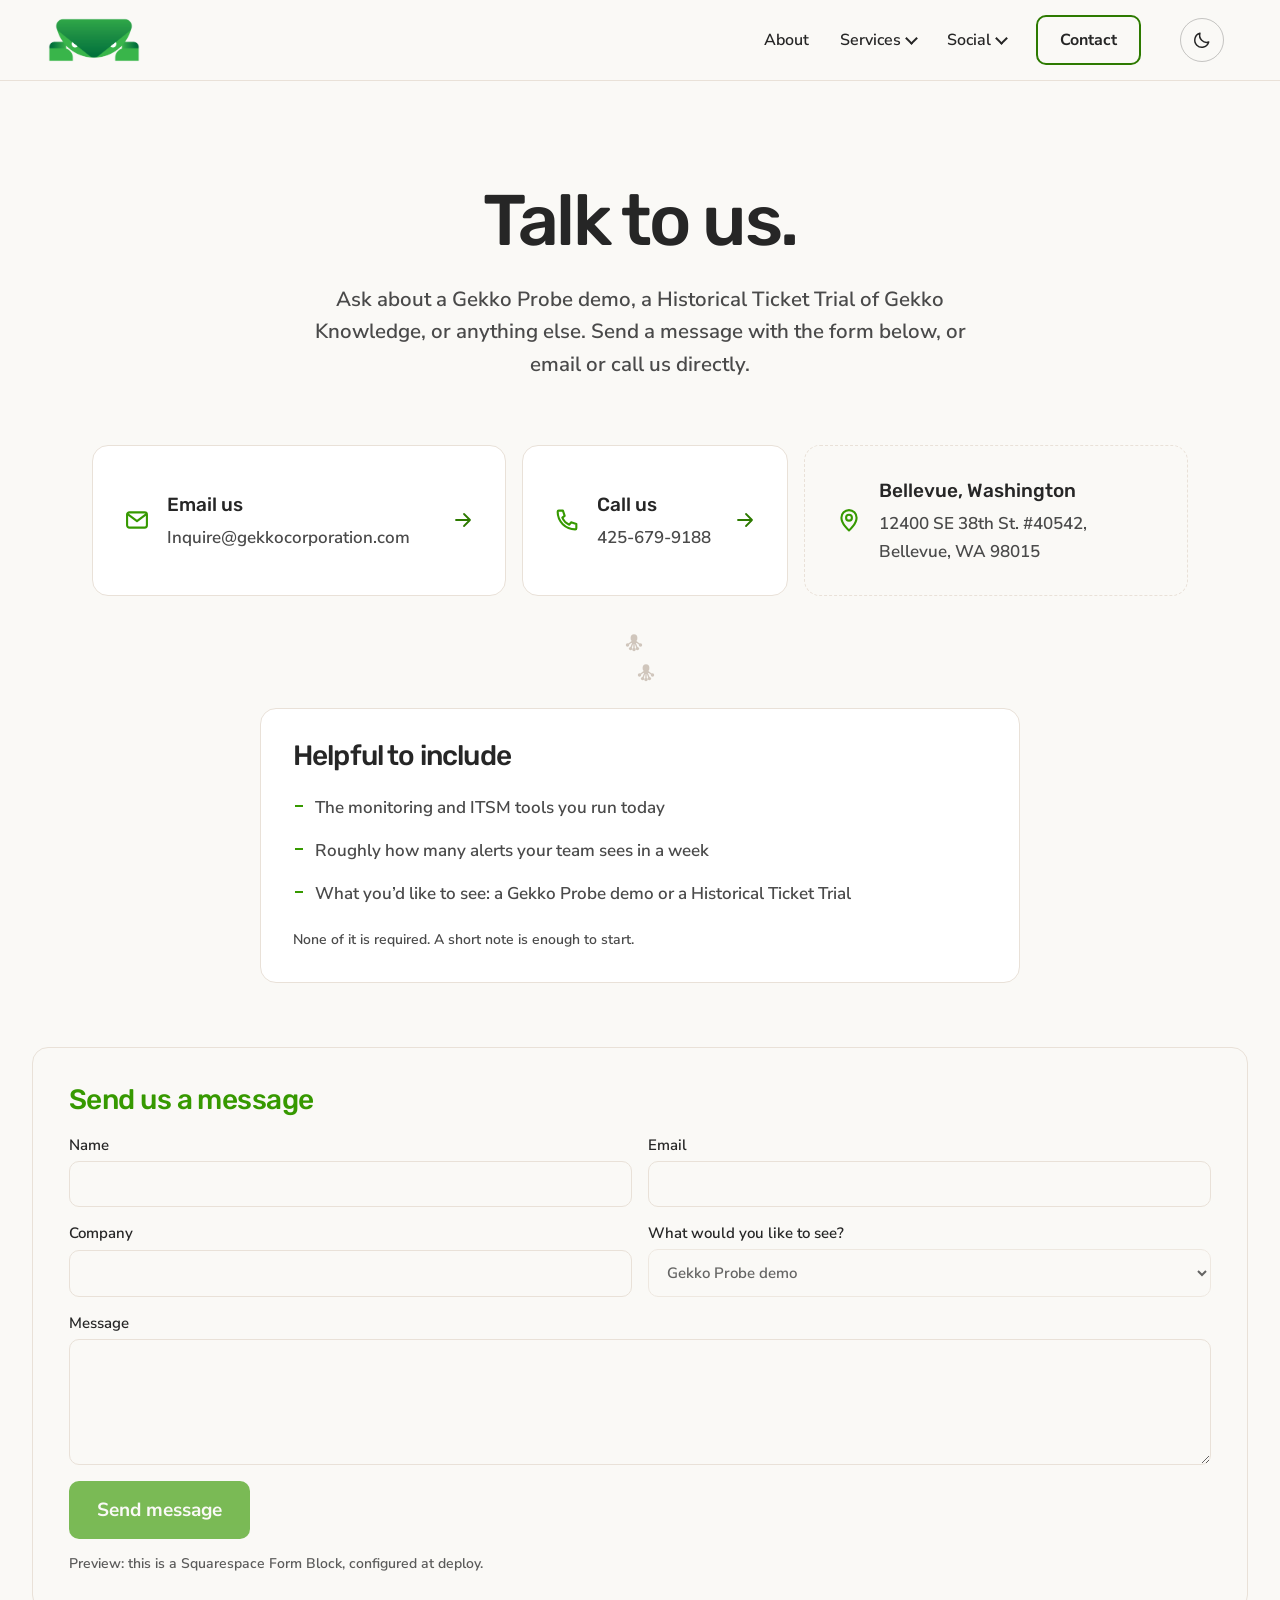
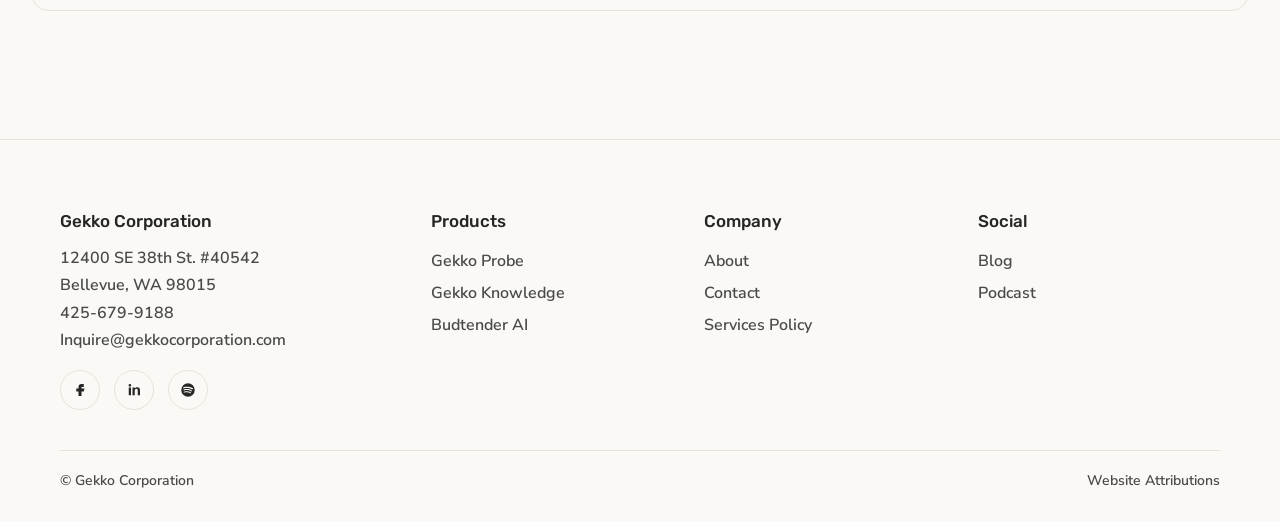
<file: pages/contact.html>
<!doctype html>
<html lang="en"><head>
<meta charset="utf-8"><meta name="viewport" content="width=device-width,initial-scale=1">
<meta name="robots" content="noindex, nofollow">
<title>Contact · New gekkocorporation.com (preview)</title>
<link rel="stylesheet" href="../assets/css/site.css">
<link rel="stylesheet" href="../assets/css/code-block.css">
<link rel="stylesheet" href="../assets/css/custom.css">
<link rel="stylesheet" href="../assets/fonts/fonts.css">
<script>(function () {
try {
var t = localStorage.getItem("gk-theme");
if (t === "dark" || t === "light") document.documentElement.setAttribute("data-theme", t);
} catch (e) {}
})();</script>
<style id="gk-shared">.gk{--gk-cream: #FAF9F6;--gk-paper: #FFFFFF;--gk-tan: #E9E1D8;--gk-tan-line: #DFD5C8;--gk-ink: #262626;--gk-ink-soft: #4A4A4A;--gk-ink-raised: #313131;--gk-ink-line: #444444;--gk-mist: #D0D0D0;--gk-green: #369900;--gk-green-ink: #2D7A00;--gk-green-deep: #2E8400;--gk-green-bright: #5CBF2E;--gk-green-wash: rgba(54,153,0,.09);--gk-pink: #EAC7BD;--gk-tan-faint: #F1ECE5;--gk-tan-dot: #D0C6BC;--gk-ink-deep: #242424;--gk-ink-lift: #383838;--gk-ink-edge: #555555;--gk-ink-pressed: #111111;--gk-ash: #A8A8A8;--gk-caution-line: #E2C27A;--gk-caution-ink: #8A6200;--gk-caution-wash: #FBF1DC;--gk-error-ink: #B03A28;--gk-error-wash: rgba(176,58,40,.1);--gk-ink-scrim: rgba(38,38,38,.72);--gk-font-head: "Rubik",system-ui,sans-serif;--gk-font-body: "Nunito Sans",system-ui,sans-serif;--gk-text-display: clamp(2.75rem,5.6vw,4.5rem);--gk-text-display-split: clamp(2.75rem,4.8vw,4rem);--gk-text-headline: clamp(2rem,4vw,3.25rem);--gk-text-title: clamp(1.375rem,2.2vw,1.75rem);--gk-text-statement: clamp(1.5rem,3vw,2.25rem);--gk-text-lede: clamp(1.125rem,1.6vw,1.3125rem);--gk-text-body-lg: 1.1875rem;--gk-text-body: 1.0625rem;--gk-text-compact: .9375rem;--gk-text-small: .9375rem;--gk-text-caption: .875rem;--gk-text-label: .8125rem;--gk-text-micro: .75rem;--gk-space-xs: 8px;--gk-space-sm: 16px;--gk-space-md: 24px;--gk-space-lg: 40px;--gk-space-xl: 64px;--gk-section-pad: clamp(80px,10vw,128px);--gk-gutter: clamp(20px,4vw,32px);--gk-wrap: 1160px;--gk-radius-xs: 4px;--gk-radius-sm: 6px;--gk-radius-md: 10px;--gk-radius-lg: 16px;--gk-radius-xl: 24px;--gk-shadow-object: 0 32px 64px -32px rgba(38,38,38,.22),0 2px 6px rgba(38,38,38,.05);--gk-ease-out: cubic-bezier(.16,1,.3,1);--gk-focus: var(--gk-green-ink);--gk-trail-h: url("data:image/svg+xml,%3Csvg xmlns='http://www.w3.org/2000/svg' width='96' height='30' viewBox='0 0 96 30'%3E%3Cg fill='black'%3E%3Cg transform='translate(24 9)'%3E%3Cg transform='rotate(90)'%3E%3Cellipse cx='0' cy='2' rx='3.4' ry='3.8'/%3E%3Cpath fill='none' stroke='black' stroke-width='1.4' stroke-linecap='round' d='M0 0L-6.5-5M0 0L-3.4-8.6M0 0L0-9.6M0 0L3.4-8.6M0 0L6.5-5'/%3E%3Ccircle cx='-6.5' cy='-5' r='1.7'/%3E%3Ccircle cx='-3.4' cy='-8.6' r='1.7'/%3E%3Ccircle cx='0' cy='-9.6' r='1.7'/%3E%3Ccircle cx='3.4' cy='-8.6' r='1.7'/%3E%3Ccircle cx='6.5' cy='-5' r='1.7'/%3E%3C/g%3E%3C/g%3E%3Cg transform='translate(72 21)'%3E%3Cg transform='rotate(90)'%3E%3Cellipse cx='0' cy='2' rx='3.4' ry='3.8'/%3E%3Cpath fill='none' stroke='black' stroke-width='1.4' stroke-linecap='round' d='M0 0L-6.5-5M0 0L-3.4-8.6M0 0L0-9.6M0 0L3.4-8.6M0 0L6.5-5'/%3E%3Ccircle cx='-6.5' cy='-5' r='1.7'/%3E%3Ccircle cx='-3.4' cy='-8.6' r='1.7'/%3E%3Ccircle cx='0' cy='-9.6' r='1.7'/%3E%3Ccircle cx='3.4' cy='-8.6' r='1.7'/%3E%3Ccircle cx='6.5' cy='-5' r='1.7'/%3E%3C/g%3E%3C/g%3E%3C/g%3E%3C/svg%3E");--gk-trail-v: url("data:image/svg+xml,%3Csvg xmlns='http://www.w3.org/2000/svg' width='30' height='60' viewBox='0 0 30 60'%3E%3Cg fill='black'%3E%3Cg transform='translate(9 16)'%3E%3Cg transform='rotate(180)'%3E%3Cellipse cx='0' cy='2' rx='3.4' ry='3.8'/%3E%3Cpath fill='none' stroke='black' stroke-width='1.4' stroke-linecap='round' d='M0 0L-6.5-5M0 0L-3.4-8.6M0 0L0-9.6M0 0L3.4-8.6M0 0L6.5-5'/%3E%3Ccircle cx='-6.5' cy='-5' r='1.7'/%3E%3Ccircle cx='-3.4' cy='-8.6' r='1.7'/%3E%3Ccircle cx='0' cy='-9.6' r='1.7'/%3E%3Ccircle cx='3.4' cy='-8.6' r='1.7'/%3E%3Ccircle cx='6.5' cy='-5' r='1.7'/%3E%3C/g%3E%3C/g%3E%3Cg transform='translate(21 46)'%3E%3Cg transform='rotate(180)'%3E%3Cellipse cx='0' cy='2' rx='3.4' ry='3.8'/%3E%3Cpath fill='none' stroke='black' stroke-width='1.4' stroke-linecap='round' d='M0 0L-6.5-5M0 0L-3.4-8.6M0 0L0-9.6M0 0L3.4-8.6M0 0L6.5-5'/%3E%3Ccircle cx='-6.5' cy='-5' r='1.7'/%3E%3Ccircle cx='-3.4' cy='-8.6' r='1.7'/%3E%3Ccircle cx='0' cy='-9.6' r='1.7'/%3E%3Ccircle cx='3.4' cy='-8.6' r='1.7'/%3E%3Ccircle cx='6.5' cy='-5' r='1.7'/%3E%3C/g%3E%3C/g%3E%3C/g%3E%3C/svg%3E");--gk-bg: var(--gk-cream);--gk-bg-raised: var(--gk-paper);--gk-bg-ink: var(--gk-ink);--gk-bg-green: var(--gk-green);--gk-fg: var(--gk-ink);--gk-fg-soft: var(--gk-ink-soft);--gk-line: var(--gk-tan);--gk-line-strong: var(--gk-tan-line);--gk-line-dot: var(--gk-tan-dot);--gk-tint: var(--gk-tan);--gk-tint-faint: var(--gk-tan-faint);--gk-accent-text: var(--gk-green-ink);--gk-error-text: var(--gk-error-ink);--gk-caution-text: var(--gk-caution-ink);--gk-media-dim: 1;--gk-media-sat: 1;--gk-accent-display: var(--gk-green);--gk-btn-bg: var(--gk-green);--gk-btn-bg-hover: var(--gk-green-deep);--gk-trail-on-green: var(--gk-green-deep);--gk-chip-light: var(--gk-paper);--gk-caution-bg: var(--gk-caution-wash);--gk-caution-border: var(--gk-caution-line);background: var(--gk-bg);color: var(--gk-fg);font-family: var(--gk-font-body);font-weight: 600;font-size: var(--gk-text-body);line-height: 1.6;-webkit-font-smoothing: antialiased;text-rendering: optimizeLegibility;font-kerning: normal}html[data-theme="dark"] .gk{--gk-bg: #191816;--gk-bg-raised: #22211E;--gk-bg-ink: #0F0F0E;--gk-bg-green: #2C7A00;--gk-fg: #EEEAE2;--gk-fg-soft: #B9B3A8;--gk-line: #34322E;--gk-line-strong: #46423C;--gk-line-dot: #6A645B;--gk-tint: #2B2926;--gk-tint-faint: #24221F;--gk-accent-text: #6BCB3D;--gk-error-text: #E8836F;--gk-caution-text: #E2C27A;--gk-media-dim: .72;--gk-media-sat: .85;--gk-accent-display: #5CBF2E;--gk-btn-bg: #2C7A00;--gk-btn-bg-hover: #369900;--gk-trail-on-green: rgba(0,0,0,.28);--gk-chip-light: #EEEAE2;--gk-caution-bg: rgba(226,194,122,.10);--gk-caution-border: rgba(226,194,122,.35);--gk-ink-raised: #272521;--gk-ink-line: #3A3733;--gk-ink-lift: #302E2A;--gk-ink-edge: #4A4640;--gk-ink-deep: #1C1B19;--gk-focus: #6BCB3D;--gk-shadow-object: 0 32px 64px -32px rgba(0,0,0,.7),0 2px 6px rgba(0,0,0,.3);color-scheme: dark}.gk *,.gk *::before,.gk *::after{box-sizing: border-box}.gk :where(h1,h2,h3,h4,p,ul,ol,li,figure,blockquote,dl,dd){margin: 0;padding: 0}.gk :where(ul,ol){list-style: none}.gk :where(img,svg){display: block;max-width: 100%}.gk :where(img){height: auto}.gk :where(svg){flex: none}.gk :where(b,strong){font-weight: 700}.gk ::selection{background: var(--gk-pink);color: var(--gk-ink)}.gk h1,.gk h2,.gk h3,.gk h4{font-family: var(--gk-font-head);font-weight: 500;color: inherit;text-transform: none;text-wrap: balance}.gk h1,.gk .gk-display{font-size: var(--gk-text-display);line-height: 1.05;letter-spacing: -.035em}.gk h2,.gk .gk-headline{font-size: var(--gk-text-headline);line-height: 1.1;letter-spacing: -.03em}.gk h3,.gk .gk-title{font-size: var(--gk-text-title);line-height: 1.2;letter-spacing: -.02em}.gk :where(h1,h2) em{font-style: normal;color: var(--gk-accent-display)}.gk .gk-lede{font-size: var(--gk-text-lede);line-height: 1.6;max-width: 62ch;color: var(--gk-fg-soft);text-wrap: pretty}.gk p{max-width: 68ch;text-wrap: pretty}.gk :where(li,dd,figcaption){text-wrap: pretty}.gk .gk-label{font-family: var(--gk-font-head);font-weight: 500;font-size: var(--gk-text-caption);line-height: 1.3;letter-spacing: 0}.gk a{color: var(--gk-accent-text);text-decoration-thickness: 1px;text-underline-offset: .2em}.gk a:hover{text-decoration-thickness: 2px}.gk :focus-visible{outline: 3px solid var(--gk-focus);outline-offset: 3px;border-radius: var(--gk-radius-xs)}.gk .gk-wrap{width: 100%;max-width: var(--gk-wrap);margin-inline: auto;padding-inline: var(--gk-gutter)}.gk .gk-section{padding-block: var(--gk-section-pad)}.gk .gk-section--cream{background: var(--gk-bg);color: var(--gk-fg)}.gk .gk-section--ink{--gk-focus: var(--gk-pink);background: var(--gk-bg-ink);color: var(--gk-cream)}.gk .gk-section--ink .gk-lede,.gk .gk-section--ink p{color: var(--gk-mist)}.gk .gk-section--ink a:not(.gk-btn){color: var(--gk-green-bright)}.gk .gk-section--ink .gk-btn--secondary{background: transparent;color: var(--gk-cream);border-color: var(--gk-ink-edge)}.gk .gk-section--ink .gk-btn--secondary:hover{border-color: var(--gk-pink);color: var(--gk-pink)}.gk .gk-section--ink :where(h1,h2) em{color: var(--gk-green-bright)}.gk .gk-section--green{--gk-focus: var(--gk-ink);background: var(--gk-bg-green);color: var(--gk-cream)}.gk .gk-section--green a:not(.gk-btn){color: var(--gk-cream);font-weight: 700}.gk .gk-cta{position: relative;overflow: hidden}.gk .gk-cta .gk-wrap{position: relative;z-index: 1}.gk .gk-cta h2{max-width: 22ch}.gk .gk-cta-line{max-width: 36ch;margin-top: 20px;font-family: var(--gk-font-head);font-weight: 500;font-size: var(--gk-text-statement);line-height: 1.3;letter-spacing: -.02em;color: var(--gk-cream)}.gk .gk-cta-direct{max-width: none;margin-top: 24px;font-size: 1.5rem;line-height: 1.4;font-weight: 700;color: var(--gk-cream)}.gk .gk-cta-direct a{white-space: nowrap;text-decoration-thickness: 2px}.gk .gk-cta .gk-btn--secondary{background: transparent;color: var(--gk-cream);border-color: var(--gk-cream)}.gk .gk-cta .gk-btn--secondary:hover{background: var(--gk-cream);color: var(--gk-ink)}.gk .gk-cta::after{content: "";position: absolute;right: -24px;bottom: 12%;width: min(44vw,560px);height: 30px;background-color: var(--gk-trail-on-green);-webkit-mask: var(--gk-trail-h) space no-repeat 0 50% / auto 100%;mask: var(--gk-trail-h) space no-repeat 0 50% / auto 100%;transform: rotate(174deg);transform-origin: center;pointer-events: none}@media (max-width: 860px){.gk .gk-cta::after{display: none}}.gk .gk-stack>* + *{margin-top: var(--gk-space-md)}.gk .gk-actions{display: flex;flex-wrap: wrap;gap: 14px;margin-top: var(--gk-space-lg)}.gk .gk-btn{display: inline-flex;align-items: center;justify-content: center;gap: 10px;min-height: 56px;padding: 16px 28px;border: 1px solid transparent;border-radius: var(--gk-radius-md);font-family: var(--gk-font-body);font-weight: 700;font-size: 1.1875rem;line-height: 1.2;text-decoration: none;white-space: nowrap;cursor: pointer;transition: background-color .2s var(--gk-ease-out),border-color .2s var(--gk-ease-out),color .2s var(--gk-ease-out)}.gk .gk-btn svg{width: 20px;height: 20px;transition: transform .25s var(--gk-ease-out)}.gk .gk-btn:hover svg{transform: translateX(3px)}.gk .gk-btn--primary{background: var(--gk-btn-bg);color: var(--gk-cream)}.gk .gk-btn--primary:hover{background: var(--gk-btn-bg-hover)}.gk .gk-btn--secondary{background: var(--gk-bg-raised);color: var(--gk-fg);border-color: var(--gk-line)}.gk .gk-btn--secondary:hover{border-color: var(--gk-accent-text);color: var(--gk-accent-text)}.gk .gk-section--green .gk-btn--primary,.gk .gk-btn--ink{background: var(--gk-ink);color: var(--gk-cream)}.gk .gk-section--green .gk-btn--primary:hover,.gk .gk-btn--ink:hover{background: var(--gk-ink-pressed)}.gk .gk-chips{display: flex;flex-wrap: wrap;gap: 10px}.gk .gk-chip{display: inline-flex;align-items: center;gap: 8px;padding: 9px 16px;border: 1px solid var(--gk-line);border-radius: 999px;background: var(--gk-bg-raised);font-family: var(--gk-font-head);font-weight: 500;font-size: .875rem;line-height: 1.3}.gk .gk-chip::before{content: "";width: 6px;height: 6px;border-radius: 50%;background: var(--gk-green)}.gk .gk-panel{padding: 28px;border: 1px solid var(--gk-line);border-radius: var(--gk-radius-lg);background: var(--gk-bg-raised)}.gk .gk-section--ink .gk-panel{border-color: var(--gk-ink-line);background: var(--gk-ink-raised)}.gk .gk-trail{display: block;height: 30px;color: var(--gk-line-dot);background-color: currentColor;-webkit-mask: var(--gk-trail-h) space no-repeat 0 50% / auto 100%;mask: var(--gk-trail-h) space no-repeat 0 50% / auto 100%}.gk .gk-trail--v{width: 30px;height: auto;-webkit-mask: var(--gk-trail-v) no-repeat space 50% 0 / 100% auto;mask: var(--gk-trail-v) no-repeat space 50% 0 / 100% auto}.gk .gk-section--ink .gk-trail{color: var(--gk-green-bright)}.gk .gk-section--green .gk-trail{color: var(--gk-trail-on-green)}.gk .gk-icon{width: 24px;height: 24px;fill: none;stroke: currentColor;stroke-width: 1.8;stroke-linecap: round;stroke-linejoin: round}.gk .gk-example-note{font-size: var(--gk-text-small);color: var(--gk-fg-soft);margin-top: 14px}.gk .gk-visually-hidden{position: absolute !important;width: 1px;height: 1px;overflow: hidden;clip: rect(0 0 0 0);clip-path: inset(50%);white-space: nowrap}@media (max-width: 600px){.gk .gk-btn{width: 100%;white-space: normal;text-align: center}}section.page-section:has(.gk){padding-bottom: 0 !important;min-height: 0 !important}section.page-section:has(.gk){padding-top: 0 !important}section.page-section:first-child:has(.gk){padding-top: var(--header-height,0px) !important}section.page-section:has(.gk)>.content-wrapper{padding-top: 0 !important;padding-bottom: 0 !important;max-width: none !important}section.page-section:has(.gk) .fe-block:has(.gk){grid-area: 1 / 1 / -1 / -1 !important}section.page-section:has(.gk) .sqs-block:has(.gk){padding: 0 !important}section.page-section:has(.gk) .sqs-block-content:has(.gk){overflow: visible !important;height: auto !important}.gk [hidden]{display: none !important}.gk [id]{scroll-margin-top: calc(var(--header-height,80px) + 24px)}@media (prefers-reduced-motion: reduce){.gk *,.gk *::before,.gk *::after{transition-duration: .01ms !important;animation-duration: .01ms !important;animation-iteration-count: 1 !important}}@media (prefers-color-scheme: dark){html:not([data-theme="light"]) .gk{--gk-bg: #191816;--gk-bg-raised: #22211E;--gk-bg-ink: #0F0F0E;--gk-bg-green: #2C7A00;--gk-fg: #EEEAE2;--gk-fg-soft: #B9B3A8;--gk-line: #34322E;--gk-line-strong: #46423C;--gk-line-dot: #6A645B;--gk-tint: #2B2926;--gk-tint-faint: #24221F;--gk-accent-text: #6BCB3D;--gk-error-text: #E8836F;--gk-caution-text: #E2C27A;--gk-media-dim: .72;--gk-media-sat: .85;--gk-accent-display: #5CBF2E;--gk-btn-bg: #2C7A00;--gk-btn-bg-hover: #369900;--gk-trail-on-green: rgba(0,0,0,.28);--gk-chip-light: #EEEAE2;--gk-caution-bg: rgba(226,194,122,.10);--gk-caution-border: rgba(226,194,122,.35);--gk-ink-raised: #272521;--gk-ink-line: #3A3733;--gk-ink-lift: #302E2A;--gk-ink-edge: #4A4640;--gk-ink-deep: #1C1B19;--gk-focus: #6BCB3D;--gk-shadow-object: 0 32px 64px -32px rgba(0,0,0,.7),0 2px 6px rgba(0,0,0,.3);color-scheme: dark}}</style>
<style id="gk-theme">html[data-theme="dark"]{--white-hsl: 40,6.4%,9.2%;--black-hsl: 40,26%,91%;--lightAccent-hsl: 36,6.2%,15.9%;--sqsp-palette-lightest-color: hsla(40,6.4%,9.2%,1);--sqsp-palette-darkest-color: hsla(40,26%,91%,1);color-scheme: dark;background: #191816}html[data-theme="dark"] :is([data-section-theme="black"],[data-section-theme="black-bold"],[data-section-theme="dark"],[data-section-theme="dark-bold"]){--white-hsl: 45,28.57%,97.25%;--black-hsl: 0,0%,14.9%;--lightAccent-hsl: 31.76,27.87%,88.04%}.gk-theme-toggle{display: inline-grid;place-items: center;width: 44px;height: 44px;margin: 0 8px;padding: 0;border: 1px solid hsla(var(--black-hsl,0,0%,14.9%),.25);border-radius: 50%;background: transparent;color: hsla(var(--black-hsl,0,0%,14.9%),1);cursor: pointer;transition: border-color .2s ease,color .2s ease}.gk-theme-toggle:hover{border-color: currentColor}.gk-theme-toggle:focus-visible{outline: 3px solid #2D7A00;outline-offset: 3px}html[data-theme="dark"] .gk-theme-toggle:focus-visible{outline-color: #6BCB3D}.gk-theme-toggle svg{width: 20px;height: 20px;fill: none;stroke: currentColor;stroke-width: 1.8;stroke-linecap: round;stroke-linejoin: round}.gk-theme-toggle .gk-t-sun{display: none}html[data-theme="dark"] .gk-theme-toggle .gk-t-sun{display: block}html[data-theme="dark"] .gk-theme-toggle .gk-t-moon{display: none}.gk-theme-toggle--float{position: fixed;left: 16px;bottom: 16px;z-index: 9999;margin: 0;background: hsla(var(--white-hsl,45,28.57%,97.25%),.92);box-shadow: 0 8px 24px -12px rgba(0,0,0,.4)}@media (prefers-reduced-motion: reduce){.gk-theme-toggle{transition: none}}@media (prefers-color-scheme: dark){html:not([data-theme="light"]){--white-hsl: 40,6.4%,9.2%;--black-hsl: 40,26%,91%;--lightAccent-hsl: 36,6.2%,15.9%;--sqsp-palette-lightest-color: hsla(40,6.4%,9.2%,1);--sqsp-palette-darkest-color: hsla(40,26%,91%,1);color-scheme: dark;background: #191816}html:not([data-theme="light"]) :is([data-section-theme="black"],[data-section-theme="black-bold"],[data-section-theme="dark"],[data-section-theme="dark-bold"]){--white-hsl: 45,28.57%,97.25%;--black-hsl: 0,0%,14.9%;--lightAccent-hsl: 31.76,27.87%,88.04%}html:not([data-theme="light"]) .gk-theme-toggle:focus-visible{outline-color: #6BCB3D}html:not([data-theme="light"]) .gk-theme-toggle .gk-t-sun{display: block}html:not([data-theme="light"]) .gk-theme-toggle .gk-t-moon{display: none}}</style>
<style id="gk-native">:root{--gkn-accent: #369900;--gkn-accent-hover: #2E8400;--gkn-accent-text: #2D7A00;--gkn-on-accent: #FAF9F6;--gkn-line: #E9E1D8;--gkn-field: #FFFFFF;--gkn-select-bg: #EAC7BD;--gkn-select-text: #262626}html[data-theme="dark"]{--gkn-accent: #2C7A00;--gkn-accent-hover: #369900;--gkn-accent-text: #6BCB3D;--gkn-on-accent: #FAF9F6;--gkn-line: #34322E;--gkn-field: #22211E}::selection{background: var(--gkn-select-bg);color: var(--gkn-select-text)}:focus-visible{outline: 3px solid var(--gkn-accent-text);outline-offset: 3px}:is(.sqs-html-content,.blog-item-title,.blog-title,.entry-title) :is(h1,h2,h3,h4),.blog-item-title,.blog-title a,.entry-title a{font-family: "Rubik",system-ui,sans-serif;font-weight: 500;letter-spacing: -.02em;color: hsla(var(--black-hsl),1);text-wrap: balance}.header-actions-action--cta .btn{border-radius: 10px !important;border-color: var(--gkn-accent-text) !important;color: var(--gkn-accent-text) !important;background: transparent !important;font-family: "Nunito Sans",system-ui,sans-serif !important;font-weight: 700 !important;font-size: 1.0625rem !important;line-height: 1.2 !important;padding: 12px 22px !important;text-transform: none !important;letter-spacing: 0 !important;transition: background-color .2s,color .2s}.header-actions-action--cta .btn:hover{background: var(--gkn-accent-text) !important;color: hsla(var(--white-hsl),1) !important;opacity: 1 !important}.sqs-html-content a:not(.sqs-button-element--primary):not(.btn){color: var(--gkn-accent-text);text-decoration-thickness: 1px;text-underline-offset: .2em}.sqs-html-content a:not(.sqs-button-element--primary):not(.btn):hover{text-decoration-thickness: 2px}.blog-more-link,.blog-item-meta a,.blog-categories-list a{color: var(--gkn-accent-text) !important}.blog-more-link{font-weight: 700;text-decoration: none}.blog-more-link:hover{text-decoration: underline;text-underline-offset: .2em}.blog-title a:hover{color: var(--gkn-accent-text)}.blog-image-wrapper img,.blog-basic-grid img{border-radius: 16px}.blog-item-top-wrapper,.blog-item-content-wrapper,.blog-item-author-profile-wrapper{max-width: 760px;margin-left: auto !important;margin-right: auto !important}.blog-item-content .sqs-html-content p,.blog-item-content .sqs-html-content li{max-width: 34em;font-size: 1.125rem;line-height: 1.7}.blog-item-content .sqs-html-content h2,.blog-item-content .sqs-html-content h3{margin-top: 1.6em}.blog-item-content .sqs-html-content hr{border: 0;border-top: 1px solid var(--gkn-line)}.blog-item-content img{border-radius: 16px}.page-section .sqs-html-content :is(p,li){max-width: 36em}@media (max-width: 767px){section.page-section:not(:has(.gk))>.content-wrapper{padding-left: max(16px,var(--sqs-mobile-site-gutter,6vw)) !important;padding-right: max(16px,var(--sqs-mobile-site-gutter,6vw)) !important}}:is(.form-wrapper,.newsletter-form) :is(input[type="text"],input[type="email"],input[type="tel"],textarea,select){border: 1px solid var(--gkn-line) !important;border-radius: 10px !important;background: var(--gkn-field) !important;color: hsla(var(--black-hsl),1) !important;font-family: "Nunito Sans",system-ui,sans-serif !important;font-size: 1rem !important;padding: 12px 14px !important}:is(.form-wrapper,.newsletter-form) :is(input,textarea,select):focus-visible{outline: 3px solid var(--gkn-accent-text);outline-offset: 2px}:is(.form-wrapper,.newsletter-form) :is(.title,label,legend){font-family: "Nunito Sans",system-ui,sans-serif;font-weight: 600}:is(.form-wrapper .form-button-wrapper,.newsletter-form-button-wrapper) button,.form-wrapper button[type="submit"]{border: 0 !important;border-radius: 10px !important;background: var(--gkn-accent) !important;color: var(--gkn-on-accent) !important;font-family: "Nunito Sans",system-ui,sans-serif !important;font-weight: 700 !important;font-size: 1.1875rem !important;text-transform: none !important;letter-spacing: 0 !important;padding: 16px 28px !important}:is(.form-wrapper .form-button-wrapper,.newsletter-form-button-wrapper) button:hover,.form-wrapper button[type="submit"]:hover{background: var(--gkn-accent-hover) !important}footer.sections a:not(.btn),#footer-sections a:not(.btn){text-decoration-thickness: 1px;text-underline-offset: .2em}footer.sections a:not(.btn):hover,#footer-sections a:not(.btn):hover{color: var(--gkn-accent-text)}@media (prefers-color-scheme: dark){html:not([data-theme="light"]){--gkn-accent: #2C7A00;--gkn-accent-hover: #369900;--gkn-accent-text: #6BCB3D;--gkn-on-accent: #FAF9F6;--gkn-line: #34322E;--gkn-field: #22211E}}</style>
<style>body{margin:0;background:hsla(var(--white-hsl),1)}
  .pv-form-section{padding:0 clamp(20px,4vw,32px) clamp(80px,10vw,128px);background:hsla(var(--white-hsl),1)}
  .pv-form-wrap{max-width:1160px;margin:0 auto;padding:clamp(24px,3vw,36px);border:1px solid hsla(var(--lightAccent-hsl),1);border-radius:16px;background:hsla(var(--white-hsl),1);font-family:"Nunito Sans",system-ui,sans-serif;font-weight:600;color:hsla(var(--black-hsl),1)}
  .pv-form-wrap h2{margin:0 0 20px;font-family:Rubik,system-ui,sans-serif;font-weight:500;font-size:clamp(1.375rem,2.2vw,1.75rem);letter-spacing:-.02em}
  .pv-form{display:grid;grid-template-columns:1fr 1fr;gap:16px}
  .pv-form label{display:grid;gap:6px;font-size:.9375rem}
  .pv-form .pv-wide{grid-column:1/-1}
  .pv-form input,.pv-form select,.pv-form textarea{font:inherit;padding:12px 14px;border:1px solid hsla(var(--lightAccent-hsl),1);border-radius:10px;background:hsla(var(--white-hsl),1);color:hsla(var(--black-hsl),1)}
  .pv-form button{justify-self:start;padding:16px 28px;border:0;border-radius:10px;background:#369900;color:#FAF9F6;font:inherit;font-weight:700;font-size:1.1875rem;opacity:.65}
  .pv-form-note{margin:14px 0 0;font-size:.875rem;color:hsla(var(--black-hsl),.75)}
  @media (max-width:600px){.pv-form{grid-template-columns:1fr}.pv-form button{width:100%}}</style>
</head><body class="primary-button-style-solid primary-button-shape-pill secondary-button-style-outline secondary-button-shape-pill tertiary-button-style-outline tertiary-button-shape-underline form-field-style-solid form-field-shape-square form-field-border-bottom form-field-hover-focus-opacity form-field-checkbox-type-icon form-field-checkbox-fill-outline form-field-checkbox-color-inverted form-field-checkbox-shape-square form-field-checkbox-layout-stack form-field-radio-type-icon form-field-radio-fill-outline form-field-radio-color-inverted form-field-radio-shape-square form-field-radio-layout-stack form-field-survey-fill-outline form-field-survey-color-inverted form-field-survey-shape-square form-submit-button-style-bar tweak-global-animations-animation-type-none tweak-global-animations-animation-curve-ease image-block-poster-text-alignment-center image-block-card-content-position-center image-block-card-text-alignment-left image-block-overlap-content-position-center image-block-overlap-text-alignment-left image-block-collage-content-position-top image-block-collage-text-alignment-left image-block-stack-text-alignment-left tweak-blog-alternating-side-by-side-width-full tweak-blog-alternating-side-by-side-image-aspect-ratio-11-square tweak-blog-alternating-side-by-side-text-alignment-left tweak-blog-alternating-side-by-side-read-more-style-show tweak-blog-alternating-side-by-side-image-text-alignment-middle tweak-blog-alternating-side-by-side-delimiter-bullet tweak-blog-alternating-side-by-side-meta-position-top tweak-blog-alternating-side-by-side-primary-meta-categories tweak-blog-alternating-side-by-side-secondary-meta-date tweak-blog-alternating-side-by-side-excerpt-show form-use-theme-colors tweak-global-animations-complexity-level-detailed tweak-global-animations-animation-style-fade tweak-blog-masonry-width-full tweak-blog-masonry-text-alignment-left tweak-blog-masonry-primary-meta-categories tweak-blog-masonry-secondary-meta-date tweak-blog-masonry-meta-position-top tweak-blog-masonry-read-more-style-show tweak-blog-masonry-delimiter-space tweak-blog-masonry-image-placement-above tweak-blog-masonry-excerpt-show tweak-portfolio-grid-overlay-width-full tweak-portfolio-grid-overlay-height-large tweak-portfolio-grid-overlay-image-aspect-ratio-11-square tweak-portfolio-grid-overlay-text-placement-center tweak-portfolio-grid-overlay-show-text-after-hover tweak-blog-single-column-width-full tweak-blog-single-column-text-alignment-left tweak-blog-single-column-image-placement-above tweak-blog-single-column-delimiter-bullet tweak-blog-single-column-read-more-style-hide tweak-blog-single-column-primary-meta-date tweak-blog-single-column-secondary-meta-none tweak-blog-single-column-meta-position-top tweak-blog-single-column-content-full-post header-width-full tweak-fixed-header tweak-fixed-header-style-basic tweak-blog-item-width-medium tweak-blog-item-text-alignment-center tweak-blog-item-meta-position-above-title tweak-blog-item-show-date tweak-blog-item-delimiter-bullet tweak-blog-side-by-side-width-inset tweak-blog-side-by-side-image-placement-left tweak-blog-side-by-side-image-aspect-ratio-11-square tweak-blog-side-by-side-primary-meta-categories tweak-blog-side-by-side-secondary-meta-date tweak-blog-side-by-side-meta-position-top tweak-blog-side-by-side-text-alignment-left tweak-blog-side-by-side-image-text-alignment-middle tweak-blog-side-by-side-read-more-style-show tweak-blog-side-by-side-delimiter-bullet tweak-blog-side-by-side-excerpt-show tweak-events-stacked-width-full tweak-events-stacked-height-large tweak-events-stacked-show-past-events tweak-events-stacked-show-thumbnails tweak-events-stacked-thumbnail-size-32-standard tweak-events-stacked-date-style-side-tag tweak-events-stacked-show-time tweak-events-stacked-show-location tweak-events-stacked-show-excerpt tweak-blog-basic-grid-width-inset tweak-blog-basic-grid-image-aspect-ratio-32-standard tweak-blog-basic-grid-text-alignment-center tweak-blog-basic-grid-delimiter-bullet tweak-blog-basic-grid-image-placement-above tweak-blog-basic-grid-read-more-style-show tweak-blog-basic-grid-primary-meta-categories tweak-blog-basic-grid-secondary-meta-date tweak-blog-basic-grid-excerpt-show tweak-portfolio-grid-basic-width-full tweak-portfolio-grid-basic-height-large tweak-portfolio-grid-basic-image-aspect-ratio-11-square tweak-portfolio-grid-basic-text-alignment-left tweak-portfolio-grid-basic-hover-effect-fade header-overlay-alignment-center tweak-portfolio-index-background-link-format-stacked tweak-portfolio-index-background-width-full tweak-portfolio-index-background-height-large tweak-portfolio-index-background-vertical-alignment-middle tweak-portfolio-index-background-horizontal-alignment-center tweak-portfolio-index-background-delimiter-none tweak-portfolio-index-background-animation-type-fade tweak-portfolio-index-background-animation-duration-medium tweak-portfolio-hover-follow-layout-inline tweak-portfolio-hover-follow-delimiter-bullet tweak-portfolio-hover-follow-animation-type-fade tweak-portfolio-hover-follow-animation-duration-fast tweak-portfolio-hover-static-layout-inline tweak-portfolio-hover-static-front tweak-portfolio-hover-static-delimiter-hyphen tweak-portfolio-hover-static-animation-type-fade tweak-portfolio-hover-static-animation-duration-fast hide-opentable-icons opentable-style-dark tweak-product-quick-view-button-style-floating tweak-product-quick-view-button-position-bottom tweak-product-quick-view-lightbox-excerpt-display-truncate tweak-product-quick-view-lightbox-show-arrows tweak-product-quick-view-lightbox-show-close-button tweak-product-quick-view-lightbox-controls-weight-light native-currency-code-usd collection-type-page collection-6ac320e24a317031e82e2439 collection-layout-default mobile-style-available sqs-seven-one has-banner-image general-page">
<style>
  .pv-header, .pv-footer { font-family: "Nunito Sans", system-ui, sans-serif; font-weight: 600; color: hsla(var(--black-hsl), 1); }
  .pv-header {
    position: sticky; top: 0; z-index: 50;
    display: flex; align-items: center; justify-content: space-between; gap: 24px;
    padding: 14px clamp(20px, 4vw, 48px);
    background: hsla(var(--white-hsl), .96);
    border-bottom: 1px solid hsla(var(--lightAccent-hsl), 1);
  }
  .pv-logo img { display: block; height: 52px; width: auto; }
  .pv-nav { display: flex; align-items: center; gap: clamp(16px, 2.4vw, 32px); }
  .pv-nav > a, .pv-menu > summary { color: hsla(var(--black-hsl), 1); text-decoration: none; font-size: 1rem; cursor: pointer; }
  .pv-nav > a:hover, .pv-menu > summary:hover { color: #2D7A00; }
  .pv-menu { position: relative; }
  .pv-menu > summary { list-style: none; display: inline-flex; align-items: center; gap: 6px; }
  .pv-menu > summary::-webkit-details-marker { display: none; }
  .pv-menu > summary::after { content: ""; width: 7px; height: 7px; border-right: 2px solid currentColor; border-bottom: 2px solid currentColor; transform: translateY(-2px) rotate(45deg); }
  .pv-menu-list {
    position: absolute; top: calc(100% + 12px); left: -16px; min-width: 210px;
    padding: 8px; border: 1px solid hsla(var(--lightAccent-hsl), 1); border-radius: 10px; background: hsla(var(--lightAccent-hsl), 1);
    box-shadow: 0 16px 32px -16px rgba(38, 38, 38, .25);
  }
  .pv-menu-list a { display: block; padding: 10px 12px; border-radius: 6px; color: hsla(var(--black-hsl), 1); text-decoration: none; }
  .pv-menu-list a:hover { background: hsla(var(--white-hsl), 1); color: #2D7A00; }
  .pv-cta {
    padding: 12px 22px; border: 2px solid #2D7A00; border-radius: 10px;
    color: #2D7A00; font-weight: 700; text-decoration: none;
  }
  .pv-cta:hover { background: #2D7A00; color: hsla(var(--white-hsl), 1); }
  .pv-burger { display: none; }

  .pv-footer { padding: clamp(48px, 6vw, 72px) clamp(20px, 4vw, 48px) 32px; border-top: 1px solid hsla(var(--lightAccent-hsl), 1); background: hsla(var(--white-hsl), 1); }
  .pv-footer-grid { display: grid; grid-template-columns: 1.4fr repeat(3, 1fr); gap: 32px; max-width: 1160px; margin: 0 auto; }
  .pv-footer h2 { margin: 0 0 14px; font-family: Rubik, system-ui, sans-serif; font-weight: 500; font-size: 1.0625rem; letter-spacing: 0; color: hsla(var(--black-hsl), 1); }
  .pv-footer ul { margin: 0; padding: 0; list-style: none; }
  .pv-footer li { padding: 5px 0; }
  .pv-footer a { color: #4A4A4A; text-decoration: none; }
  .pv-footer a:hover { color: #2D7A00; text-decoration: underline; text-underline-offset: .2em; }
  .pv-footer address { font-style: normal; color: #4A4A4A; line-height: 1.7; }
  .pv-social { display: flex; gap: 14px; margin-top: 16px; }
  .pv-social a { display: grid; place-items: center; width: 38px; height: 38px; border: 1px solid hsla(var(--lightAccent-hsl), 1); border-radius: 50%; }
  .pv-social svg { width: 18px; height: 18px; fill: hsla(var(--black-hsl), 1); }
  .pv-footer-base { max-width: 1160px; margin: 40px auto 0; padding-top: 20px; border-top: 1px solid hsla(var(--lightAccent-hsl), 1); display: flex; justify-content: space-between; gap: 16px; font-size: .875rem; color: #4A4A4A; }

  @media (max-width: 860px) {
    .pv-nav { display: none; }
    .pv-burger { display: block; position: relative; }
    .pv-burger > summary { list-style: none; cursor: pointer; padding: 10px 14px; border: 1px solid hsla(var(--lightAccent-hsl), 1); border-radius: 10px; }
    .pv-burger > summary::-webkit-details-marker { display: none; }
    .pv-burger[open] .pv-burger-list { display: grid; }
    .pv-burger-list { display: none; position: absolute; right: 0; top: calc(100% + 10px); width: min(84vw, 300px); padding: 10px; gap: 2px; border: 1px solid hsla(var(--lightAccent-hsl), 1); border-radius: 10px; background: hsla(var(--white-hsl), 1); box-shadow: 0 16px 32px -16px rgba(38, 38, 38, .25); }
    .pv-burger-list a { padding: 12px; border-radius: 6px; color: hsla(var(--black-hsl), 1); text-decoration: none; }
    .pv-burger-list a:hover { background: hsla(var(--lightAccent-hsl), 1); }
    .pv-footer-grid { grid-template-columns: 1fr 1fr; }
    .pv-footer-base { flex-direction: column; }
  }
  .pv-mobile-slot { display: none; margin-left: auto; }
  @media (max-width: 860px) { .pv-mobile-slot { display: block; } }
  /* Field Green is too dark on the dark ground: use Night Green there. */
  html[data-theme="dark"] :is(.pv-cta, .pv-nav > a:hover, .pv-menu > summary:hover, .pv-menu-list a:hover) { color: #6BCB3D; border-color: #6BCB3D; }
  @media (prefers-color-scheme: dark) { html:not([data-theme="light"]) :is(.pv-cta, .pv-nav > a:hover, .pv-menu > summary:hover, .pv-menu-list a:hover) { color: #6BCB3D; border-color: #6BCB3D; } }
  html[data-theme="dark"] .pv-cta:hover { background: #6BCB3D; color: #191816; }
  @media (prefers-color-scheme: dark) { html:not([data-theme="light"]) .pv-cta:hover { background: #6BCB3D; color: #191816; } }
</style>
<header class="pv-header">
  <a class="pv-logo" href="home.html"><img src="../assets/img/logo.png" alt="Gekko Corporation"></a>
  <nav class="pv-nav" aria-label="Main">
    <a href="about.html">About</a>
    <details class="pv-menu"><summary>Services</summary>
      <div class="pv-menu-list"><a href="gekko-probe.html">Gekko Probe</a><a href="gekko-knowledge.html">Gekko Knowledge</a><a href="budtender-ai.html">Budtender AI</a></div>
    </details>
    <details class="pv-menu"><summary>Social</summary>
      <div class="pv-menu-list"><a href="https://www.gekkocorporation.com/blog" target="_blank" rel="noopener">Blog</a><a href="podcast.html">Podcast</a></div>
    </details>
    <a class="pv-cta" href="contact.html">Contact</a>
    <span data-gk-theme-slot></span>
  </nav>
  <span class="pv-mobile-slot" data-gk-theme-slot></span>
  <details class="pv-burger"><summary>Menu</summary>
    <nav class="pv-burger-list" aria-label="Main">
      <a href="home.html">Home</a><a href="gekko-probe.html">Gekko Probe</a><a href="gekko-knowledge.html">Gekko Knowledge</a><a href="budtender-ai.html">Budtender AI</a>
      <a href="about.html">About</a><a href="https://www.gekkocorporation.com/blog" target="_blank" rel="noopener">Blog</a><a href="podcast.html">Podcast</a><a href="contact.html">Contact</a>
    </nav>
  </details>
</header>

<main id="page"><article class="sections">
<!-- Same wrapper chain as the live page, including the .sqs-code-container Squarespace adds at runtime -->
<section class="page-section full-bleed-section layout-engine-section background-width--full-bleed section-height--medium content-width--wide horizontal-alignment--center vertical-alignment--middle">
<div class="content-wrapper"><div class="content"><div class="fluid-engine"><div class="fe-block">
<div class="sqs-block website-component-block sqs-block-website-component sqs-block-code code-block"><div class="sqs-block-content"><div class="sqs-code-container">
<!--
  /contact — Squarespace Code Block
  Requires the shared design system in Code Injection > Header.
  The message form is a NATIVE Squarespace Form Block placed in its own
  section directly below this one (a code block cannot submit a form).
  See docs/SQUARESPACE.md, "Contact form".
  All rules are scoped under .gk-contact; class names use the ct- prefix.
-->
<div class="gk gk-contact">
<style>
  /* Short bottom padding: the native Form Block sits directly below this section. */
  /* Centered intro, then the three ways to reach us side by side, then the
     tips right above the native form (only product pages use the split). */
  .gk-contact .ct-hero { padding-block: clamp(56px, 8vw, 112px) var(--gk-space-xl); }
  .gk-contact .ct-intro { display: flex; flex-direction: column; align-items: center; text-align: center; }
  .gk-contact h1 { margin-bottom: var(--gk-space-md); }
  .gk-contact .ct-intro .gk-lede { max-width: 56ch; text-wrap: pretty; }
  .gk-contact .ct-channels {
    display: grid;
    grid-template-columns: 1.4fr .9fr 1.3fr; /* room for the email address on one line */
    gap: 16px;
    margin-top: clamp(40px, 5vw, 64px);
  }
  .gk-contact .ct-channel {
    display: grid;
    grid-template-columns: 28px minmax(0, 1fr) auto;
    align-items: center;
    gap: 16px;
    height: 100%;
    padding: clamp(22px, 3vw, 30px);
    border: 1px solid var(--gk-line);
    border-radius: var(--gk-radius-lg);
    background: var(--gk-bg-raised);
    color: var(--gk-fg);
    text-decoration: none;
  }
  .gk-contact .ct-channel > .gk-icon:first-child { width: 28px; height: 28px; color: var(--gk-green); }
  .gk-contact .ct-channel > span { grid-column: 2; }
  .gk-contact .ct-channel b { display: block; margin-bottom: 4px; font-family: var(--gk-font-head); font-weight: 500; font-size: var(--gk-text-body-lg); color: var(--gk-fg); overflow-wrap: break-word; }
  .gk-contact .ct-channel span { color: var(--gk-fg-soft); }
  .gk-contact .ct-channel .ct-nowrap { white-space: nowrap; }
  .gk-contact div.ct-channel { background: transparent; border-style: dashed; }
  .gk-contact a.ct-channel .ct-go { grid-column: 3; color: var(--gk-accent-text); transition: transform .25s var(--gk-ease-out); }
  .gk-contact a.ct-channel:hover { border-color: var(--gk-accent-text); }
  .gk-contact a.ct-channel:hover b { color: var(--gk-accent-text); }
  .gk-contact a.ct-channel:hover .ct-go { transform: translateX(4px); }

  .gk-contact .ct-trail { height: 64px; margin: clamp(20px, 3vw, 28px) auto 0; }
  .gk-contact .ct-brief { max-width: 760px; margin: clamp(12px, 2vw, 20px) auto 0; padding: clamp(24px, 3vw, 32px); }
  .gk-contact .ct-brief h2 { font-size: var(--gk-text-title); margin-bottom: 14px; }
  .gk-contact .ct-brief li {
    position: relative;
    padding: 8px 0 8px 22px;
    color: var(--gk-fg-soft);
  }
  .gk-contact .ct-brief li::before {
    content: "";
    position: absolute;
    left: 2px;
    top: 19px;
    width: 8px;
    height: 2px;
    background: var(--gk-green);
  }
  .gk-contact .ct-brief p { margin-top: 14px; font-size: var(--gk-text-caption); color: var(--gk-fg-soft); }

  @media (max-width: 860px) {
    .gk-contact .ct-channels { grid-template-columns: 1fr; }
  }
</style>

<section class="gk-section--cream ct-hero">
  <div class="gk-wrap">
    <div class="ct-intro">
      <h1>Talk to us.</h1>
      <p class="gk-lede">Ask about a Gekko Probe demo, a Historical Ticket Trial of Gekko Knowledge, or anything else. Send a message with the form below, or email or call us directly.</p>
    </div>

    <ul class="ct-channels" aria-label="Ways to reach Gekko">
      <li><a class="ct-channel" href="mailto:Inquire@gekkocorporation.com">
        <svg class="gk-icon" viewBox="0 0 24 24" aria-hidden="true"><rect x="3.5" y="5.5" width="17" height="13" rx="2"/><path d="m4 7 8 6 8-6"/></svg>
        <span><b>Email us</b>Inquire@<wbr>gekkocorporation.com</span>
        <svg class="gk-icon ct-go" viewBox="0 0 24 24" aria-hidden="true"><path d="M5 12h14M13 6l6 6-6 6"/></svg></a></li>
      <li><a class="ct-channel" href="tel:+14256799188">
        <svg class="gk-icon" viewBox="0 0 24 24" aria-hidden="true"><path d="M5 4h3.5l1.5 4.5-2 1.5a11 11 0 0 0 6 6l1.5-2L20 15.5V19a1 1 0 0 1-1 1A15 15 0 0 1 4 5a1 1 0 0 1 1-1z"/></svg>
        <span><b>Call us</b><span class="ct-nowrap">425-679-9188</span></span>
        <svg class="gk-icon ct-go" viewBox="0 0 24 24" aria-hidden="true"><path d="M5 12h14M13 6l6 6-6 6"/></svg></a></li>
      <li><div class="ct-channel">
        <svg class="gk-icon" viewBox="0 0 24 24" aria-hidden="true"><path d="M12 21s-6.5-5.6-6.5-11a6.5 6.5 0 0 1 13 0c0 5.4-6.5 11-6.5 11z"/><circle cx="12" cy="10" r="2.5"/></svg>
        <span><b>Bellevue, Washington</b>12400 SE 38th St. #40542, Bellevue, WA 98015</span></div></li>
    </ul>

    <span class="gk-trail gk-trail--v ct-trail" aria-hidden="true"></span>
    <div class="gk-panel ct-brief">
      <h2>Helpful to include</h2>
      <ul>
        <li>The monitoring and ITSM tools you run today</li>
        <li>Roughly how many alerts your team sees in a week</li>
        <li>What you’d like to see: a Gekko Probe demo or a Historical Ticket Trial</li>
      </ul>
      <p>None of it is required. A short note is enough to start.</p>
    </div>
  </div>
</section>
</div>

</div></div></div>
</div></div></div></div>
</section>
</article></main>
<section class="pv-form-section"><div class="pv-form-wrap">
  <h2>Send us a message</h2>
  <form class="pv-form" onsubmit="return false">
    <label>Name<input type="text" autocomplete="name" disabled></label>
    <label>Email<input type="email" autocomplete="email" disabled></label>
    <label>Company<input type="text" autocomplete="organization" disabled></label>
    <label>What would you like to see?<select disabled><option>Gekko Probe demo</option><option>Historical Ticket Trial</option><option>Something else</option></select></label>
    <label class="pv-wide">Message<textarea rows="5" disabled></textarea></label>
    <button type="submit" disabled>Send message</button>
  </form>
  <p class="pv-form-note">Preview: this is a Squarespace Form Block, configured at deploy.</p>
</div></section>

<footer class="pv-footer">
  <div class="pv-footer-grid">
    <div>
      <h2>Gekko Corporation</h2>
      <address>12400 SE 38th St. #40542<br>Bellevue, WA 98015<br><a href="tel:+14256799188">425-679-9188</a><br><a href="mailto:Inquire@gekkocorporation.com">Inquire@gekkocorporation.com</a></address>
      <div class="pv-social">
        <a target="_blank" rel="noopener" href="https://www.facebook.com/Gekko-Corporation-220052488202857/" aria-label="Facebook"><svg viewBox="0 0 24 24" aria-hidden="true"><path d="M14 8h3V4h-3a4 4 0 0 0-4 4v2H7v4h3v6h4v-6h3l1-4h-4V8z"/></svg></a>
        <a target="_blank" rel="noopener" href="https://www.linkedin.com/company/17898245" aria-label="LinkedIn"><svg viewBox="0 0 24 24" aria-hidden="true"><path d="M5 8.5h3V19H5zM6.5 4a1.75 1.75 0 1 1 0 3.5 1.75 1.75 0 0 1 0-3.5zM10 8.5h2.9v1.5c.6-1 1.8-1.8 3.4-1.8 3 0 3.7 2 3.7 4.6V19h-3v-5.6c0-1.3 0-3-1.8-3s-2.2 1.4-2.2 2.9V19h-3z"/></svg></a>
        <a target="_blank" rel="noopener" href="https://open.spotify.com/show/09KQ93p39xnAF5Jl684neK" aria-label="Spotify podcast"><svg viewBox="0 0 24 24" aria-hidden="true"><path d="M12 3a9 9 0 1 0 0 18 9 9 0 0 0 0-18zm4.1 13a.6.6 0 0 1-.8.2c-2.2-1.3-5-1.6-8.2-.9a.6.6 0 1 1-.3-1.1c3.5-.8 6.6-.5 9.1 1a.6.6 0 0 1 .2.8zm1.1-2.5a.7.7 0 0 1-1 .2c-2.5-1.5-6.4-2-9.4-1.1a.7.7 0 0 1-.4-1.4c3.4-1 7.7-.5 10.6 1.3.3.2.4.7.2 1zm.1-2.6C14.3 9.1 9.5 9 6.6 9.8a.8.8 0 1 1-.5-1.6c3.3-1 8.6-.8 12 1.2a.8.8 0 0 1-.8 1.5z"/></svg></a>
      </div>
    </div>
    <div><h2>Products</h2><ul><li><a href="gekko-probe.html">Gekko Probe</a></li><li><a href="gekko-knowledge.html">Gekko Knowledge</a></li><li><a href="budtender-ai.html">Budtender AI</a></li></ul></div>
    <div><h2>Company</h2><ul><li><a href="about.html">About</a></li><li><a href="contact.html">Contact</a></li><li><a href="https://www.gekkocorporation.com/services-policy" target="_blank" rel="noopener">Services Policy</a></li></ul></div>
    <div><h2>Social</h2><ul><li><a href="https://www.gekkocorporation.com/blog" target="_blank" rel="noopener">Blog</a></li><li><a href="podcast.html">Podcast</a></li></ul></div>
  </div>
  <div class="pv-footer-base"><span>© Gekko Corporation</span><a href="https://www.gekkocorporation.com/website-attributions" target="_blank" rel="noopener">Website Attributions</a></div>
</footer>

<script>(function () {
if (window.gkThemeToggle) return;
window.gkThemeToggle = true;
var root = document.documentElement;
var mq = window.matchMedia ? matchMedia("(prefers-color-scheme: dark)") : { matches: false };
var buttons = [];
var ICON = '<svg class="gk-t-moon" viewBox="0 0 24 24" aria-hidden="true"><path d="M20 14.5A8.5 8.5 0 0 1 9.5 4a8.5 8.5 0 1 0 10.5 10.5z"/></svg>' +
'<svg class="gk-t-sun" viewBox="0 0 24 24" aria-hidden="true"><circle cx="12" cy="12" r="4"/><path d="M12 2.5v2M12 19.5v2M4.6 4.6l1.4 1.4M18 18l1.4 1.4M2.5 12h2M19.5 12h2M4.6 19.4 6 18M18 6l1.4-1.4"/></svg>';
function current() { return root.getAttribute("data-theme") || (mq.matches ? "dark" : "light"); }
function sync() {
var dark = current() === "dark";
buttons.forEach(function (b) {
var label = dark ? "Switch to light mode" : "Switch to dark mode";
b.setAttribute("aria-pressed", String(dark));
b.setAttribute("aria-label", label);
b.title = label;
});
}
function set(theme) {
root.setAttribute("data-theme", theme);
try { localStorage.setItem("gk-theme", theme); } catch (e) {}
sync();
}
function make(extra) {
var b = document.createElement("button");
b.type = "button";
b.className = "gk-theme-toggle" + (extra ? " " + extra : "");
b.innerHTML = ICON;
b.addEventListener("click", function () { set(current() === "dark" ? "light" : "dark"); });
buttons.push(b);
return b;
}
function mount() {
var slots = document.querySelectorAll("[data-gk-theme-slot], .header-actions--right");
if (slots.length) {
Array.prototype.forEach.call(slots, function (s) {
if (!s.querySelector(".gk-theme-toggle")) s.insertBefore(make(), s.firstChild);
});
} else if (!document.querySelector(".gk-theme-toggle--float")) {
document.body.appendChild(make("gk-theme-toggle--float"));
}
sync();
}
if (mq.addEventListener) mq.addEventListener("change", sync);
if (document.readyState === "loading") document.addEventListener("DOMContentLoaded", mount);
else mount();
})();</script>
<script>
if (window.parent !== window) {
  window.parent.postMessage({ gkPreview: "contact" }, "*");
  addEventListener("keydown", function (e) {
    if (e.target.closest && e.target.closest("input, textarea, select, [contenteditable]")) return;
    if (e.metaKey || e.ctrlKey || e.altKey) return;
    if (e.key === "h" || e.key === "H" || e.key === "Escape") window.parent.postMessage({ gkKey: e.key }, "*");
  });
}
</script>
</body></html>
</file>
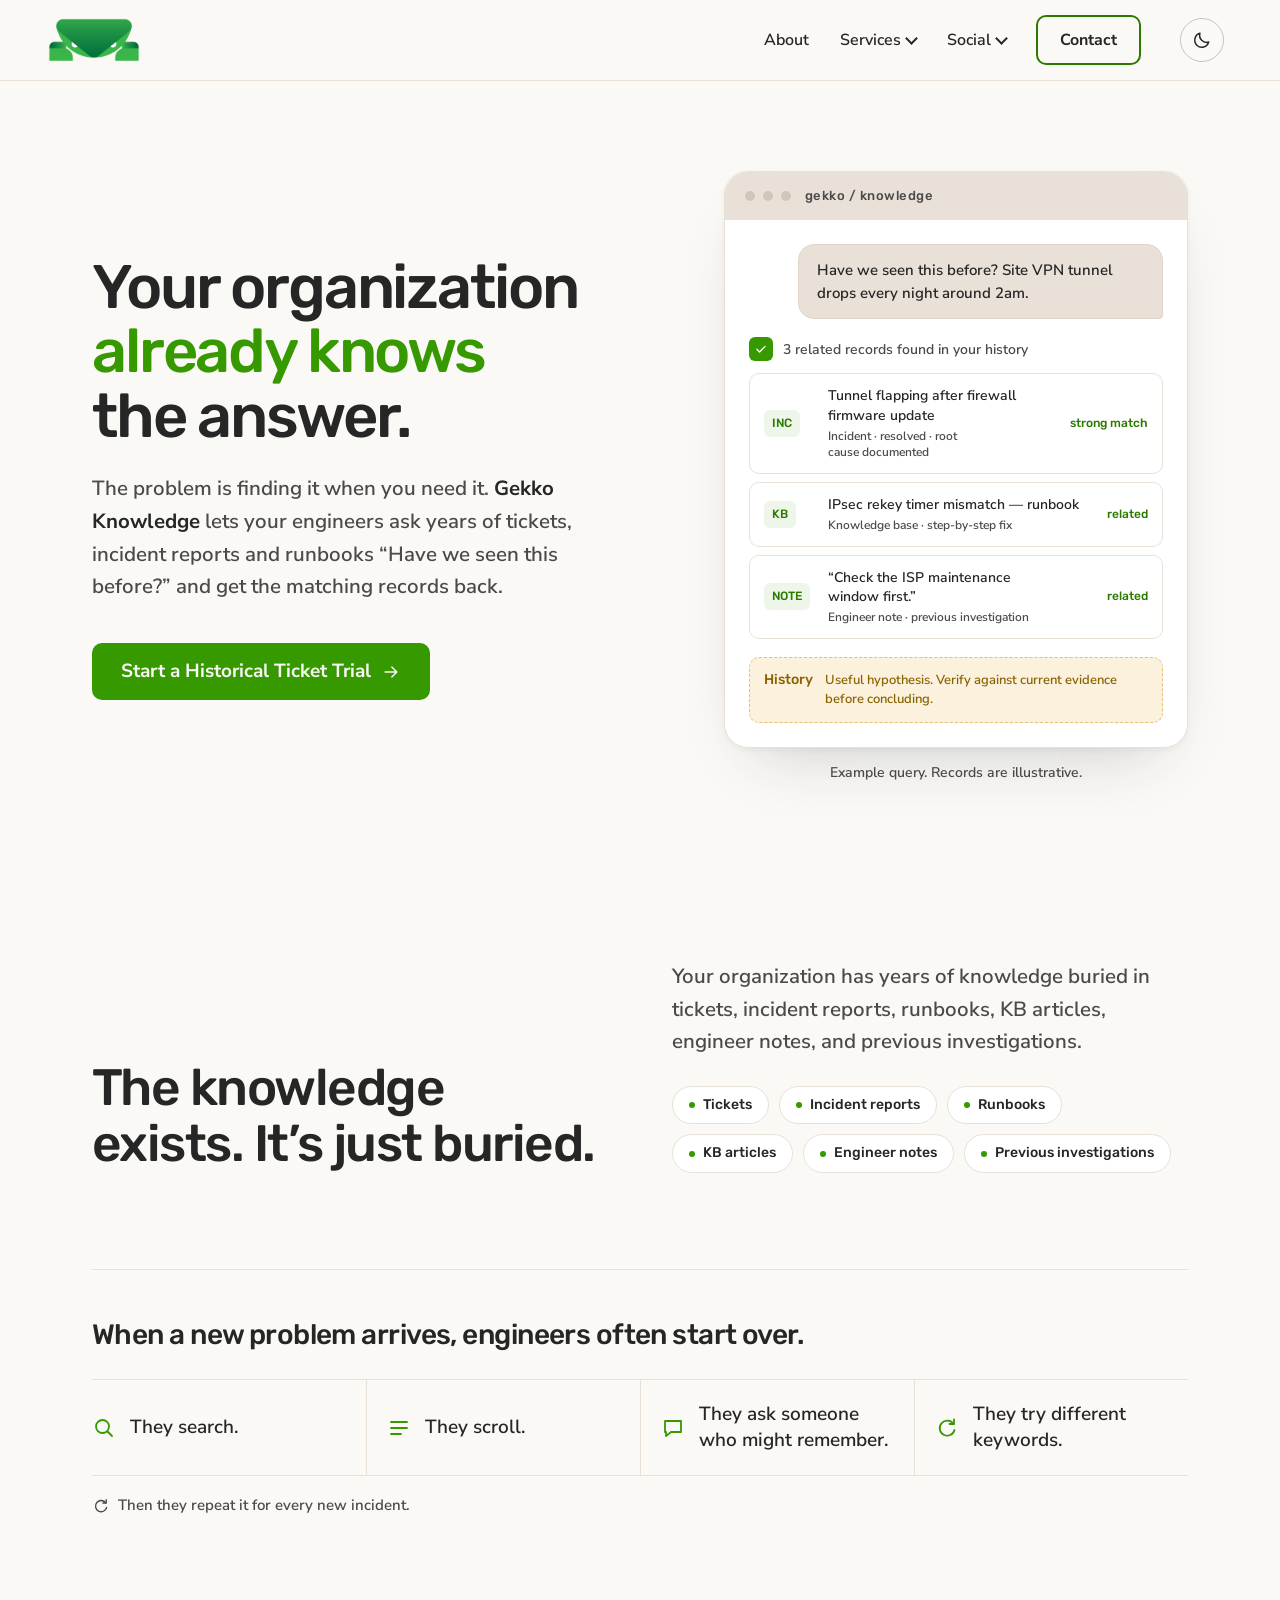
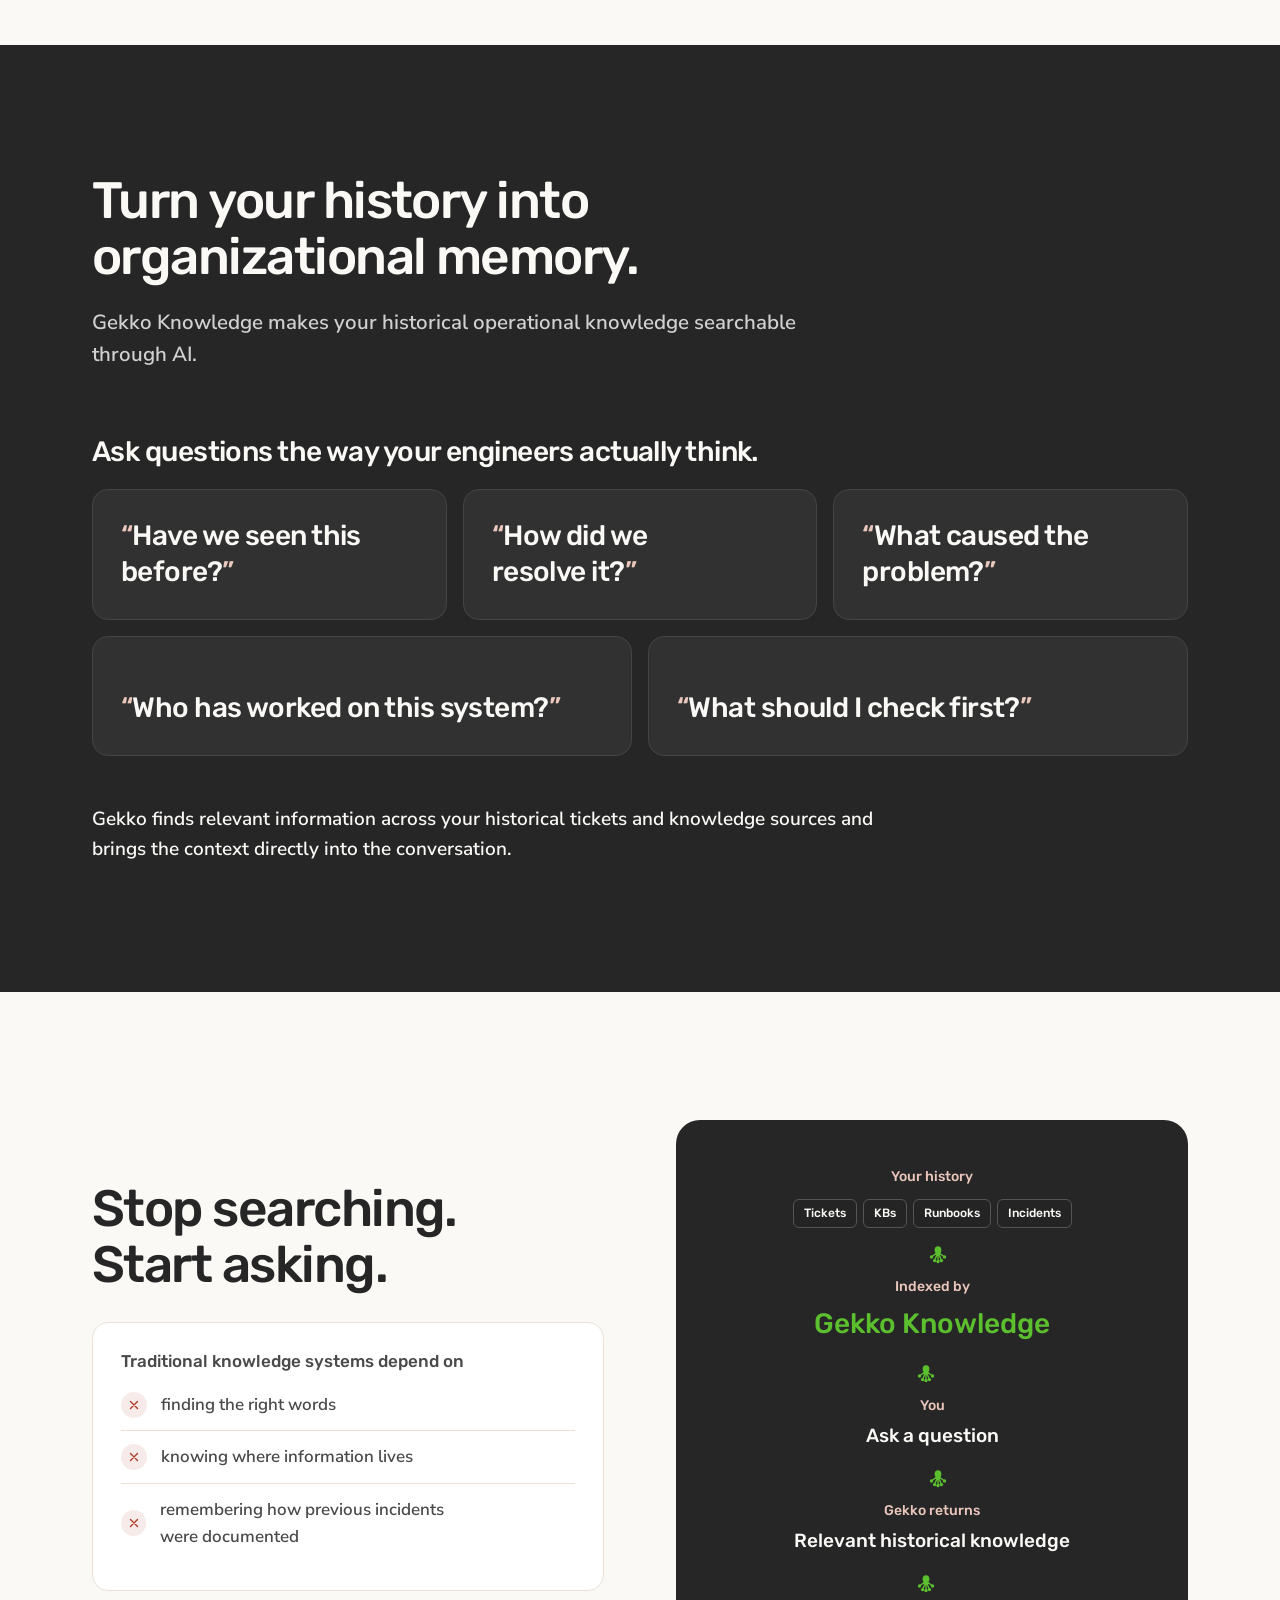
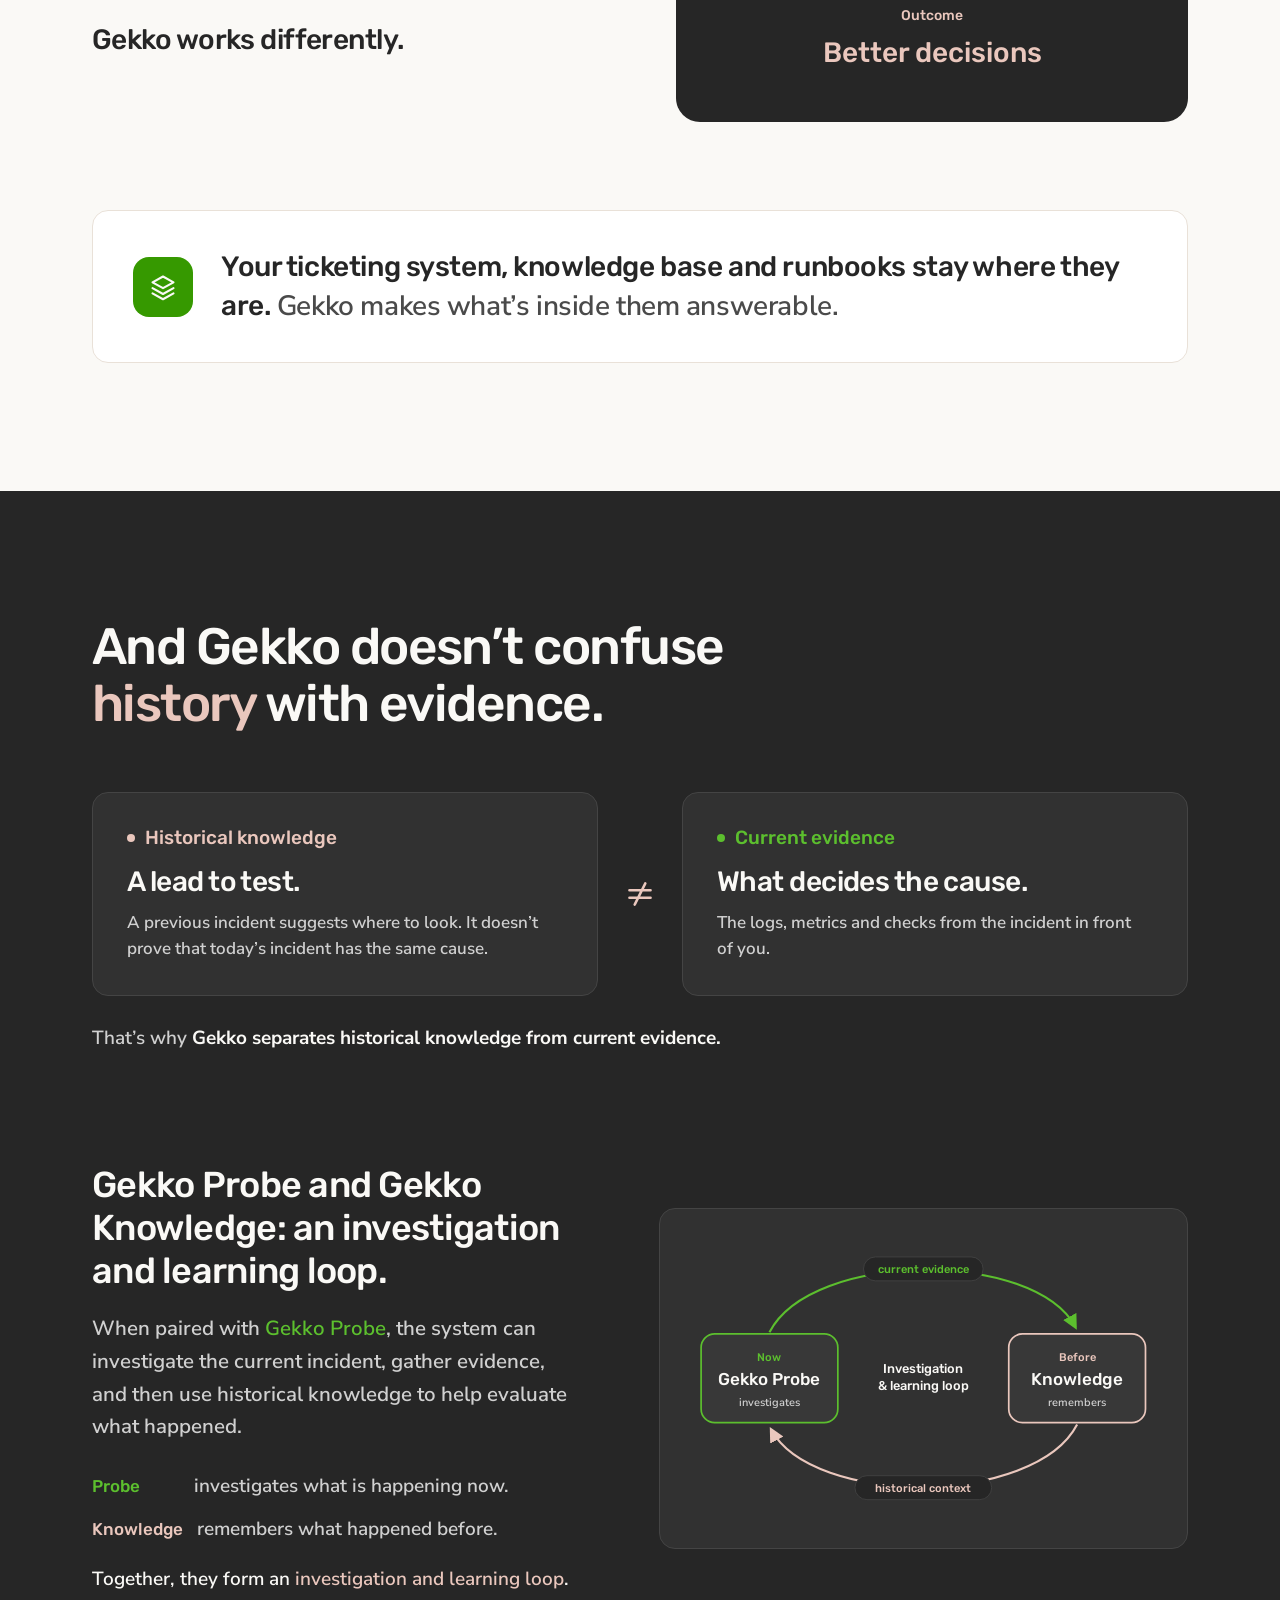
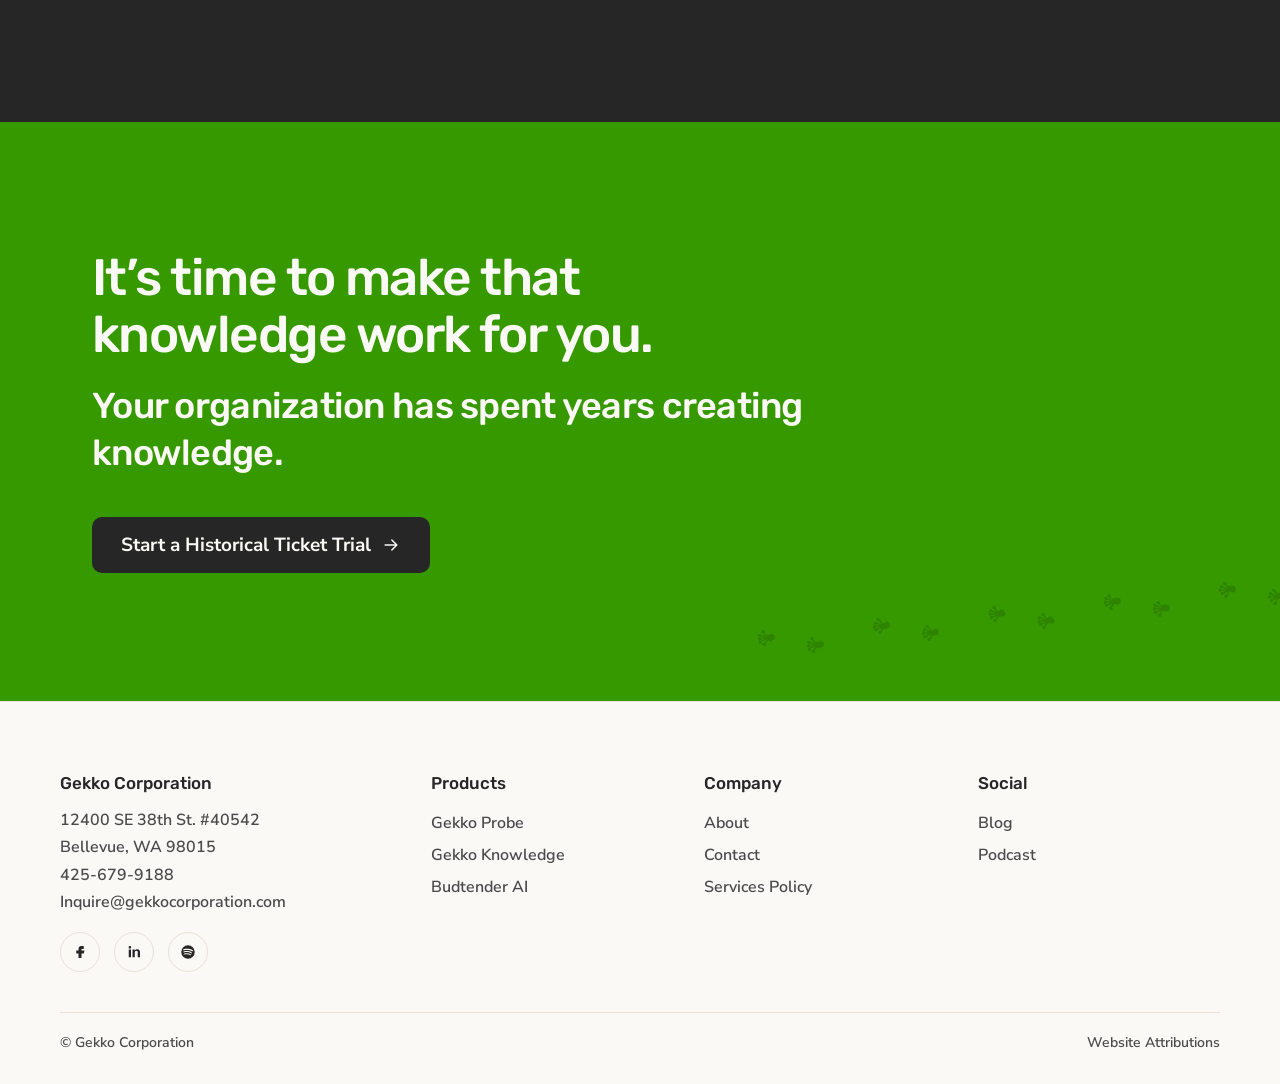
<file: pages/gekko-knowledge.html>
<!doctype html>
<html lang="en"><head>
<meta charset="utf-8"><meta name="viewport" content="width=device-width,initial-scale=1">
<meta name="robots" content="noindex, nofollow">
<title>Gekko Knowledge · New gekkocorporation.com (preview)</title>
<link rel="stylesheet" href="../assets/css/site.css">
<link rel="stylesheet" href="../assets/css/code-block.css">
<link rel="stylesheet" href="../assets/css/custom.css">
<link rel="stylesheet" href="../assets/fonts/fonts.css">
<script>(function () {
try {
var t = localStorage.getItem("gk-theme");
if (t === "dark" || t === "light") document.documentElement.setAttribute("data-theme", t);
} catch (e) {}
})();</script>
<style id="gk-shared">.gk{--gk-cream: #FAF9F6;--gk-paper: #FFFFFF;--gk-tan: #E9E1D8;--gk-tan-line: #DFD5C8;--gk-ink: #262626;--gk-ink-soft: #4A4A4A;--gk-ink-raised: #313131;--gk-ink-line: #444444;--gk-mist: #D0D0D0;--gk-green: #369900;--gk-green-ink: #2D7A00;--gk-green-deep: #2E8400;--gk-green-bright: #5CBF2E;--gk-green-wash: rgba(54,153,0,.09);--gk-pink: #EAC7BD;--gk-tan-faint: #F1ECE5;--gk-tan-dot: #D0C6BC;--gk-ink-deep: #242424;--gk-ink-lift: #383838;--gk-ink-edge: #555555;--gk-ink-pressed: #111111;--gk-ash: #A8A8A8;--gk-caution-line: #E2C27A;--gk-caution-ink: #8A6200;--gk-caution-wash: #FBF1DC;--gk-error-ink: #B03A28;--gk-error-wash: rgba(176,58,40,.1);--gk-ink-scrim: rgba(38,38,38,.72);--gk-font-head: "Rubik",system-ui,sans-serif;--gk-font-body: "Nunito Sans",system-ui,sans-serif;--gk-text-display: clamp(2.75rem,5.6vw,4.5rem);--gk-text-display-split: clamp(2.75rem,4.8vw,4rem);--gk-text-headline: clamp(2rem,4vw,3.25rem);--gk-text-title: clamp(1.375rem,2.2vw,1.75rem);--gk-text-statement: clamp(1.5rem,3vw,2.25rem);--gk-text-lede: clamp(1.125rem,1.6vw,1.3125rem);--gk-text-body-lg: 1.1875rem;--gk-text-body: 1.0625rem;--gk-text-compact: .9375rem;--gk-text-small: .9375rem;--gk-text-caption: .875rem;--gk-text-label: .8125rem;--gk-text-micro: .75rem;--gk-space-xs: 8px;--gk-space-sm: 16px;--gk-space-md: 24px;--gk-space-lg: 40px;--gk-space-xl: 64px;--gk-section-pad: clamp(80px,10vw,128px);--gk-gutter: clamp(20px,4vw,32px);--gk-wrap: 1160px;--gk-radius-xs: 4px;--gk-radius-sm: 6px;--gk-radius-md: 10px;--gk-radius-lg: 16px;--gk-radius-xl: 24px;--gk-shadow-object: 0 32px 64px -32px rgba(38,38,38,.22),0 2px 6px rgba(38,38,38,.05);--gk-ease-out: cubic-bezier(.16,1,.3,1);--gk-focus: var(--gk-green-ink);--gk-trail-h: url("data:image/svg+xml,%3Csvg xmlns='http://www.w3.org/2000/svg' width='96' height='30' viewBox='0 0 96 30'%3E%3Cg fill='black'%3E%3Cg transform='translate(24 9)'%3E%3Cg transform='rotate(90)'%3E%3Cellipse cx='0' cy='2' rx='3.4' ry='3.8'/%3E%3Cpath fill='none' stroke='black' stroke-width='1.4' stroke-linecap='round' d='M0 0L-6.5-5M0 0L-3.4-8.6M0 0L0-9.6M0 0L3.4-8.6M0 0L6.5-5'/%3E%3Ccircle cx='-6.5' cy='-5' r='1.7'/%3E%3Ccircle cx='-3.4' cy='-8.6' r='1.7'/%3E%3Ccircle cx='0' cy='-9.6' r='1.7'/%3E%3Ccircle cx='3.4' cy='-8.6' r='1.7'/%3E%3Ccircle cx='6.5' cy='-5' r='1.7'/%3E%3C/g%3E%3C/g%3E%3Cg transform='translate(72 21)'%3E%3Cg transform='rotate(90)'%3E%3Cellipse cx='0' cy='2' rx='3.4' ry='3.8'/%3E%3Cpath fill='none' stroke='black' stroke-width='1.4' stroke-linecap='round' d='M0 0L-6.5-5M0 0L-3.4-8.6M0 0L0-9.6M0 0L3.4-8.6M0 0L6.5-5'/%3E%3Ccircle cx='-6.5' cy='-5' r='1.7'/%3E%3Ccircle cx='-3.4' cy='-8.6' r='1.7'/%3E%3Ccircle cx='0' cy='-9.6' r='1.7'/%3E%3Ccircle cx='3.4' cy='-8.6' r='1.7'/%3E%3Ccircle cx='6.5' cy='-5' r='1.7'/%3E%3C/g%3E%3C/g%3E%3C/g%3E%3C/svg%3E");--gk-trail-v: url("data:image/svg+xml,%3Csvg xmlns='http://www.w3.org/2000/svg' width='30' height='60' viewBox='0 0 30 60'%3E%3Cg fill='black'%3E%3Cg transform='translate(9 16)'%3E%3Cg transform='rotate(180)'%3E%3Cellipse cx='0' cy='2' rx='3.4' ry='3.8'/%3E%3Cpath fill='none' stroke='black' stroke-width='1.4' stroke-linecap='round' d='M0 0L-6.5-5M0 0L-3.4-8.6M0 0L0-9.6M0 0L3.4-8.6M0 0L6.5-5'/%3E%3Ccircle cx='-6.5' cy='-5' r='1.7'/%3E%3Ccircle cx='-3.4' cy='-8.6' r='1.7'/%3E%3Ccircle cx='0' cy='-9.6' r='1.7'/%3E%3Ccircle cx='3.4' cy='-8.6' r='1.7'/%3E%3Ccircle cx='6.5' cy='-5' r='1.7'/%3E%3C/g%3E%3C/g%3E%3Cg transform='translate(21 46)'%3E%3Cg transform='rotate(180)'%3E%3Cellipse cx='0' cy='2' rx='3.4' ry='3.8'/%3E%3Cpath fill='none' stroke='black' stroke-width='1.4' stroke-linecap='round' d='M0 0L-6.5-5M0 0L-3.4-8.6M0 0L0-9.6M0 0L3.4-8.6M0 0L6.5-5'/%3E%3Ccircle cx='-6.5' cy='-5' r='1.7'/%3E%3Ccircle cx='-3.4' cy='-8.6' r='1.7'/%3E%3Ccircle cx='0' cy='-9.6' r='1.7'/%3E%3Ccircle cx='3.4' cy='-8.6' r='1.7'/%3E%3Ccircle cx='6.5' cy='-5' r='1.7'/%3E%3C/g%3E%3C/g%3E%3C/g%3E%3C/svg%3E");--gk-bg: var(--gk-cream);--gk-bg-raised: var(--gk-paper);--gk-bg-ink: var(--gk-ink);--gk-bg-green: var(--gk-green);--gk-fg: var(--gk-ink);--gk-fg-soft: var(--gk-ink-soft);--gk-line: var(--gk-tan);--gk-line-strong: var(--gk-tan-line);--gk-line-dot: var(--gk-tan-dot);--gk-tint: var(--gk-tan);--gk-tint-faint: var(--gk-tan-faint);--gk-accent-text: var(--gk-green-ink);--gk-error-text: var(--gk-error-ink);--gk-caution-text: var(--gk-caution-ink);--gk-media-dim: 1;--gk-media-sat: 1;--gk-accent-display: var(--gk-green);--gk-btn-bg: var(--gk-green);--gk-btn-bg-hover: var(--gk-green-deep);--gk-trail-on-green: var(--gk-green-deep);--gk-chip-light: var(--gk-paper);--gk-caution-bg: var(--gk-caution-wash);--gk-caution-border: var(--gk-caution-line);background: var(--gk-bg);color: var(--gk-fg);font-family: var(--gk-font-body);font-weight: 600;font-size: var(--gk-text-body);line-height: 1.6;-webkit-font-smoothing: antialiased;text-rendering: optimizeLegibility;font-kerning: normal}html[data-theme="dark"] .gk{--gk-bg: #191816;--gk-bg-raised: #22211E;--gk-bg-ink: #0F0F0E;--gk-bg-green: #2C7A00;--gk-fg: #EEEAE2;--gk-fg-soft: #B9B3A8;--gk-line: #34322E;--gk-line-strong: #46423C;--gk-line-dot: #6A645B;--gk-tint: #2B2926;--gk-tint-faint: #24221F;--gk-accent-text: #6BCB3D;--gk-error-text: #E8836F;--gk-caution-text: #E2C27A;--gk-media-dim: .72;--gk-media-sat: .85;--gk-accent-display: #5CBF2E;--gk-btn-bg: #2C7A00;--gk-btn-bg-hover: #369900;--gk-trail-on-green: rgba(0,0,0,.28);--gk-chip-light: #EEEAE2;--gk-caution-bg: rgba(226,194,122,.10);--gk-caution-border: rgba(226,194,122,.35);--gk-ink-raised: #272521;--gk-ink-line: #3A3733;--gk-ink-lift: #302E2A;--gk-ink-edge: #4A4640;--gk-ink-deep: #1C1B19;--gk-focus: #6BCB3D;--gk-shadow-object: 0 32px 64px -32px rgba(0,0,0,.7),0 2px 6px rgba(0,0,0,.3);color-scheme: dark}.gk *,.gk *::before,.gk *::after{box-sizing: border-box}.gk :where(h1,h2,h3,h4,p,ul,ol,li,figure,blockquote,dl,dd){margin: 0;padding: 0}.gk :where(ul,ol){list-style: none}.gk :where(img,svg){display: block;max-width: 100%}.gk :where(img){height: auto}.gk :where(svg){flex: none}.gk :where(b,strong){font-weight: 700}.gk ::selection{background: var(--gk-pink);color: var(--gk-ink)}.gk h1,.gk h2,.gk h3,.gk h4{font-family: var(--gk-font-head);font-weight: 500;color: inherit;text-transform: none;text-wrap: balance}.gk h1,.gk .gk-display{font-size: var(--gk-text-display);line-height: 1.05;letter-spacing: -.035em}.gk h2,.gk .gk-headline{font-size: var(--gk-text-headline);line-height: 1.1;letter-spacing: -.03em}.gk h3,.gk .gk-title{font-size: var(--gk-text-title);line-height: 1.2;letter-spacing: -.02em}.gk :where(h1,h2) em{font-style: normal;color: var(--gk-accent-display)}.gk .gk-lede{font-size: var(--gk-text-lede);line-height: 1.6;max-width: 62ch;color: var(--gk-fg-soft);text-wrap: pretty}.gk p{max-width: 68ch;text-wrap: pretty}.gk :where(li,dd,figcaption){text-wrap: pretty}.gk .gk-label{font-family: var(--gk-font-head);font-weight: 500;font-size: var(--gk-text-caption);line-height: 1.3;letter-spacing: 0}.gk a{color: var(--gk-accent-text);text-decoration-thickness: 1px;text-underline-offset: .2em}.gk a:hover{text-decoration-thickness: 2px}.gk :focus-visible{outline: 3px solid var(--gk-focus);outline-offset: 3px;border-radius: var(--gk-radius-xs)}.gk .gk-wrap{width: 100%;max-width: var(--gk-wrap);margin-inline: auto;padding-inline: var(--gk-gutter)}.gk .gk-section{padding-block: var(--gk-section-pad)}.gk .gk-section--cream{background: var(--gk-bg);color: var(--gk-fg)}.gk .gk-section--ink{--gk-focus: var(--gk-pink);background: var(--gk-bg-ink);color: var(--gk-cream)}.gk .gk-section--ink .gk-lede,.gk .gk-section--ink p{color: var(--gk-mist)}.gk .gk-section--ink a:not(.gk-btn){color: var(--gk-green-bright)}.gk .gk-section--ink .gk-btn--secondary{background: transparent;color: var(--gk-cream);border-color: var(--gk-ink-edge)}.gk .gk-section--ink .gk-btn--secondary:hover{border-color: var(--gk-pink);color: var(--gk-pink)}.gk .gk-section--ink :where(h1,h2) em{color: var(--gk-green-bright)}.gk .gk-section--green{--gk-focus: var(--gk-ink);background: var(--gk-bg-green);color: var(--gk-cream)}.gk .gk-section--green a:not(.gk-btn){color: var(--gk-cream);font-weight: 700}.gk .gk-cta{position: relative;overflow: hidden}.gk .gk-cta .gk-wrap{position: relative;z-index: 1}.gk .gk-cta h2{max-width: 22ch}.gk .gk-cta-line{max-width: 36ch;margin-top: 20px;font-family: var(--gk-font-head);font-weight: 500;font-size: var(--gk-text-statement);line-height: 1.3;letter-spacing: -.02em;color: var(--gk-cream)}.gk .gk-cta-direct{max-width: none;margin-top: 24px;font-size: 1.5rem;line-height: 1.4;font-weight: 700;color: var(--gk-cream)}.gk .gk-cta-direct a{white-space: nowrap;text-decoration-thickness: 2px}.gk .gk-cta .gk-btn--secondary{background: transparent;color: var(--gk-cream);border-color: var(--gk-cream)}.gk .gk-cta .gk-btn--secondary:hover{background: var(--gk-cream);color: var(--gk-ink)}.gk .gk-cta::after{content: "";position: absolute;right: -24px;bottom: 12%;width: min(44vw,560px);height: 30px;background-color: var(--gk-trail-on-green);-webkit-mask: var(--gk-trail-h) space no-repeat 0 50% / auto 100%;mask: var(--gk-trail-h) space no-repeat 0 50% / auto 100%;transform: rotate(174deg);transform-origin: center;pointer-events: none}@media (max-width: 860px){.gk .gk-cta::after{display: none}}.gk .gk-stack>* + *{margin-top: var(--gk-space-md)}.gk .gk-actions{display: flex;flex-wrap: wrap;gap: 14px;margin-top: var(--gk-space-lg)}.gk .gk-btn{display: inline-flex;align-items: center;justify-content: center;gap: 10px;min-height: 56px;padding: 16px 28px;border: 1px solid transparent;border-radius: var(--gk-radius-md);font-family: var(--gk-font-body);font-weight: 700;font-size: 1.1875rem;line-height: 1.2;text-decoration: none;white-space: nowrap;cursor: pointer;transition: background-color .2s var(--gk-ease-out),border-color .2s var(--gk-ease-out),color .2s var(--gk-ease-out)}.gk .gk-btn svg{width: 20px;height: 20px;transition: transform .25s var(--gk-ease-out)}.gk .gk-btn:hover svg{transform: translateX(3px)}.gk .gk-btn--primary{background: var(--gk-btn-bg);color: var(--gk-cream)}.gk .gk-btn--primary:hover{background: var(--gk-btn-bg-hover)}.gk .gk-btn--secondary{background: var(--gk-bg-raised);color: var(--gk-fg);border-color: var(--gk-line)}.gk .gk-btn--secondary:hover{border-color: var(--gk-accent-text);color: var(--gk-accent-text)}.gk .gk-section--green .gk-btn--primary,.gk .gk-btn--ink{background: var(--gk-ink);color: var(--gk-cream)}.gk .gk-section--green .gk-btn--primary:hover,.gk .gk-btn--ink:hover{background: var(--gk-ink-pressed)}.gk .gk-chips{display: flex;flex-wrap: wrap;gap: 10px}.gk .gk-chip{display: inline-flex;align-items: center;gap: 8px;padding: 9px 16px;border: 1px solid var(--gk-line);border-radius: 999px;background: var(--gk-bg-raised);font-family: var(--gk-font-head);font-weight: 500;font-size: .875rem;line-height: 1.3}.gk .gk-chip::before{content: "";width: 6px;height: 6px;border-radius: 50%;background: var(--gk-green)}.gk .gk-panel{padding: 28px;border: 1px solid var(--gk-line);border-radius: var(--gk-radius-lg);background: var(--gk-bg-raised)}.gk .gk-section--ink .gk-panel{border-color: var(--gk-ink-line);background: var(--gk-ink-raised)}.gk .gk-trail{display: block;height: 30px;color: var(--gk-line-dot);background-color: currentColor;-webkit-mask: var(--gk-trail-h) space no-repeat 0 50% / auto 100%;mask: var(--gk-trail-h) space no-repeat 0 50% / auto 100%}.gk .gk-trail--v{width: 30px;height: auto;-webkit-mask: var(--gk-trail-v) no-repeat space 50% 0 / 100% auto;mask: var(--gk-trail-v) no-repeat space 50% 0 / 100% auto}.gk .gk-section--ink .gk-trail{color: var(--gk-green-bright)}.gk .gk-section--green .gk-trail{color: var(--gk-trail-on-green)}.gk .gk-icon{width: 24px;height: 24px;fill: none;stroke: currentColor;stroke-width: 1.8;stroke-linecap: round;stroke-linejoin: round}.gk .gk-example-note{font-size: var(--gk-text-small);color: var(--gk-fg-soft);margin-top: 14px}.gk .gk-visually-hidden{position: absolute !important;width: 1px;height: 1px;overflow: hidden;clip: rect(0 0 0 0);clip-path: inset(50%);white-space: nowrap}@media (max-width: 600px){.gk .gk-btn{width: 100%;white-space: normal;text-align: center}}section.page-section:has(.gk){padding-bottom: 0 !important;min-height: 0 !important}section.page-section:has(.gk){padding-top: 0 !important}section.page-section:first-child:has(.gk){padding-top: var(--header-height,0px) !important}section.page-section:has(.gk)>.content-wrapper{padding-top: 0 !important;padding-bottom: 0 !important;max-width: none !important}section.page-section:has(.gk) .fe-block:has(.gk){grid-area: 1 / 1 / -1 / -1 !important}section.page-section:has(.gk) .sqs-block:has(.gk){padding: 0 !important}section.page-section:has(.gk) .sqs-block-content:has(.gk){overflow: visible !important;height: auto !important}.gk [hidden]{display: none !important}.gk [id]{scroll-margin-top: calc(var(--header-height,80px) + 24px)}@media (prefers-reduced-motion: reduce){.gk *,.gk *::before,.gk *::after{transition-duration: .01ms !important;animation-duration: .01ms !important;animation-iteration-count: 1 !important}}@media (prefers-color-scheme: dark){html:not([data-theme="light"]) .gk{--gk-bg: #191816;--gk-bg-raised: #22211E;--gk-bg-ink: #0F0F0E;--gk-bg-green: #2C7A00;--gk-fg: #EEEAE2;--gk-fg-soft: #B9B3A8;--gk-line: #34322E;--gk-line-strong: #46423C;--gk-line-dot: #6A645B;--gk-tint: #2B2926;--gk-tint-faint: #24221F;--gk-accent-text: #6BCB3D;--gk-error-text: #E8836F;--gk-caution-text: #E2C27A;--gk-media-dim: .72;--gk-media-sat: .85;--gk-accent-display: #5CBF2E;--gk-btn-bg: #2C7A00;--gk-btn-bg-hover: #369900;--gk-trail-on-green: rgba(0,0,0,.28);--gk-chip-light: #EEEAE2;--gk-caution-bg: rgba(226,194,122,.10);--gk-caution-border: rgba(226,194,122,.35);--gk-ink-raised: #272521;--gk-ink-line: #3A3733;--gk-ink-lift: #302E2A;--gk-ink-edge: #4A4640;--gk-ink-deep: #1C1B19;--gk-focus: #6BCB3D;--gk-shadow-object: 0 32px 64px -32px rgba(0,0,0,.7),0 2px 6px rgba(0,0,0,.3);color-scheme: dark}}</style>
<style id="gk-theme">html[data-theme="dark"]{--white-hsl: 40,6.4%,9.2%;--black-hsl: 40,26%,91%;--lightAccent-hsl: 36,6.2%,15.9%;--sqsp-palette-lightest-color: hsla(40,6.4%,9.2%,1);--sqsp-palette-darkest-color: hsla(40,26%,91%,1);color-scheme: dark;background: #191816}html[data-theme="dark"] :is([data-section-theme="black"],[data-section-theme="black-bold"],[data-section-theme="dark"],[data-section-theme="dark-bold"]){--white-hsl: 45,28.57%,97.25%;--black-hsl: 0,0%,14.9%;--lightAccent-hsl: 31.76,27.87%,88.04%}.gk-theme-toggle{display: inline-grid;place-items: center;width: 44px;height: 44px;margin: 0 8px;padding: 0;border: 1px solid hsla(var(--black-hsl,0,0%,14.9%),.25);border-radius: 50%;background: transparent;color: hsla(var(--black-hsl,0,0%,14.9%),1);cursor: pointer;transition: border-color .2s ease,color .2s ease}.gk-theme-toggle:hover{border-color: currentColor}.gk-theme-toggle:focus-visible{outline: 3px solid #2D7A00;outline-offset: 3px}html[data-theme="dark"] .gk-theme-toggle:focus-visible{outline-color: #6BCB3D}.gk-theme-toggle svg{width: 20px;height: 20px;fill: none;stroke: currentColor;stroke-width: 1.8;stroke-linecap: round;stroke-linejoin: round}.gk-theme-toggle .gk-t-sun{display: none}html[data-theme="dark"] .gk-theme-toggle .gk-t-sun{display: block}html[data-theme="dark"] .gk-theme-toggle .gk-t-moon{display: none}.gk-theme-toggle--float{position: fixed;left: 16px;bottom: 16px;z-index: 9999;margin: 0;background: hsla(var(--white-hsl,45,28.57%,97.25%),.92);box-shadow: 0 8px 24px -12px rgba(0,0,0,.4)}@media (prefers-reduced-motion: reduce){.gk-theme-toggle{transition: none}}@media (prefers-color-scheme: dark){html:not([data-theme="light"]){--white-hsl: 40,6.4%,9.2%;--black-hsl: 40,26%,91%;--lightAccent-hsl: 36,6.2%,15.9%;--sqsp-palette-lightest-color: hsla(40,6.4%,9.2%,1);--sqsp-palette-darkest-color: hsla(40,26%,91%,1);color-scheme: dark;background: #191816}html:not([data-theme="light"]) :is([data-section-theme="black"],[data-section-theme="black-bold"],[data-section-theme="dark"],[data-section-theme="dark-bold"]){--white-hsl: 45,28.57%,97.25%;--black-hsl: 0,0%,14.9%;--lightAccent-hsl: 31.76,27.87%,88.04%}html:not([data-theme="light"]) .gk-theme-toggle:focus-visible{outline-color: #6BCB3D}html:not([data-theme="light"]) .gk-theme-toggle .gk-t-sun{display: block}html:not([data-theme="light"]) .gk-theme-toggle .gk-t-moon{display: none}}</style>
<style id="gk-native">:root{--gkn-accent: #369900;--gkn-accent-hover: #2E8400;--gkn-accent-text: #2D7A00;--gkn-on-accent: #FAF9F6;--gkn-line: #E9E1D8;--gkn-field: #FFFFFF;--gkn-select-bg: #EAC7BD;--gkn-select-text: #262626}html[data-theme="dark"]{--gkn-accent: #2C7A00;--gkn-accent-hover: #369900;--gkn-accent-text: #6BCB3D;--gkn-on-accent: #FAF9F6;--gkn-line: #34322E;--gkn-field: #22211E}::selection{background: var(--gkn-select-bg);color: var(--gkn-select-text)}:focus-visible{outline: 3px solid var(--gkn-accent-text);outline-offset: 3px}:is(.sqs-html-content,.blog-item-title,.blog-title,.entry-title) :is(h1,h2,h3,h4),.blog-item-title,.blog-title a,.entry-title a{font-family: "Rubik",system-ui,sans-serif;font-weight: 500;letter-spacing: -.02em;color: hsla(var(--black-hsl),1);text-wrap: balance}.header-actions-action--cta .btn{border-radius: 10px !important;border-color: var(--gkn-accent-text) !important;color: var(--gkn-accent-text) !important;background: transparent !important;font-family: "Nunito Sans",system-ui,sans-serif !important;font-weight: 700 !important;font-size: 1.0625rem !important;line-height: 1.2 !important;padding: 12px 22px !important;text-transform: none !important;letter-spacing: 0 !important;transition: background-color .2s,color .2s}.header-actions-action--cta .btn:hover{background: var(--gkn-accent-text) !important;color: hsla(var(--white-hsl),1) !important;opacity: 1 !important}.sqs-html-content a:not(.sqs-button-element--primary):not(.btn){color: var(--gkn-accent-text);text-decoration-thickness: 1px;text-underline-offset: .2em}.sqs-html-content a:not(.sqs-button-element--primary):not(.btn):hover{text-decoration-thickness: 2px}.blog-more-link,.blog-item-meta a,.blog-categories-list a{color: var(--gkn-accent-text) !important}.blog-more-link{font-weight: 700;text-decoration: none}.blog-more-link:hover{text-decoration: underline;text-underline-offset: .2em}.blog-title a:hover{color: var(--gkn-accent-text)}.blog-image-wrapper img,.blog-basic-grid img{border-radius: 16px}.blog-item-top-wrapper,.blog-item-content-wrapper,.blog-item-author-profile-wrapper{max-width: 760px;margin-left: auto !important;margin-right: auto !important}.blog-item-content .sqs-html-content p,.blog-item-content .sqs-html-content li{max-width: 34em;font-size: 1.125rem;line-height: 1.7}.blog-item-content .sqs-html-content h2,.blog-item-content .sqs-html-content h3{margin-top: 1.6em}.blog-item-content .sqs-html-content hr{border: 0;border-top: 1px solid var(--gkn-line)}.blog-item-content img{border-radius: 16px}.page-section .sqs-html-content :is(p,li){max-width: 36em}@media (max-width: 767px){section.page-section:not(:has(.gk))>.content-wrapper{padding-left: max(16px,var(--sqs-mobile-site-gutter,6vw)) !important;padding-right: max(16px,var(--sqs-mobile-site-gutter,6vw)) !important}}:is(.form-wrapper,.newsletter-form) :is(input[type="text"],input[type="email"],input[type="tel"],textarea,select){border: 1px solid var(--gkn-line) !important;border-radius: 10px !important;background: var(--gkn-field) !important;color: hsla(var(--black-hsl),1) !important;font-family: "Nunito Sans",system-ui,sans-serif !important;font-size: 1rem !important;padding: 12px 14px !important}:is(.form-wrapper,.newsletter-form) :is(input,textarea,select):focus-visible{outline: 3px solid var(--gkn-accent-text);outline-offset: 2px}:is(.form-wrapper,.newsletter-form) :is(.title,label,legend){font-family: "Nunito Sans",system-ui,sans-serif;font-weight: 600}:is(.form-wrapper .form-button-wrapper,.newsletter-form-button-wrapper) button,.form-wrapper button[type="submit"]{border: 0 !important;border-radius: 10px !important;background: var(--gkn-accent) !important;color: var(--gkn-on-accent) !important;font-family: "Nunito Sans",system-ui,sans-serif !important;font-weight: 700 !important;font-size: 1.1875rem !important;text-transform: none !important;letter-spacing: 0 !important;padding: 16px 28px !important}:is(.form-wrapper .form-button-wrapper,.newsletter-form-button-wrapper) button:hover,.form-wrapper button[type="submit"]:hover{background: var(--gkn-accent-hover) !important}footer.sections a:not(.btn),#footer-sections a:not(.btn){text-decoration-thickness: 1px;text-underline-offset: .2em}footer.sections a:not(.btn):hover,#footer-sections a:not(.btn):hover{color: var(--gkn-accent-text)}@media (prefers-color-scheme: dark){html:not([data-theme="light"]){--gkn-accent: #2C7A00;--gkn-accent-hover: #369900;--gkn-accent-text: #6BCB3D;--gkn-on-accent: #FAF9F6;--gkn-line: #34322E;--gkn-field: #22211E}}</style>
<style>body{margin:0;background:hsla(var(--white-hsl),1)}</style>
</head><body class="primary-button-style-solid primary-button-shape-pill secondary-button-style-outline secondary-button-shape-pill tertiary-button-style-outline tertiary-button-shape-underline form-field-style-solid form-field-shape-square form-field-border-bottom form-field-hover-focus-opacity form-field-checkbox-type-icon form-field-checkbox-fill-outline form-field-checkbox-color-inverted form-field-checkbox-shape-square form-field-checkbox-layout-stack form-field-radio-type-icon form-field-radio-fill-outline form-field-radio-color-inverted form-field-radio-shape-square form-field-radio-layout-stack form-field-survey-fill-outline form-field-survey-color-inverted form-field-survey-shape-square form-submit-button-style-bar tweak-global-animations-animation-type-none tweak-global-animations-animation-curve-ease image-block-poster-text-alignment-center image-block-card-content-position-center image-block-card-text-alignment-left image-block-overlap-content-position-center image-block-overlap-text-alignment-left image-block-collage-content-position-top image-block-collage-text-alignment-left image-block-stack-text-alignment-left tweak-blog-alternating-side-by-side-width-full tweak-blog-alternating-side-by-side-image-aspect-ratio-11-square tweak-blog-alternating-side-by-side-text-alignment-left tweak-blog-alternating-side-by-side-read-more-style-show tweak-blog-alternating-side-by-side-image-text-alignment-middle tweak-blog-alternating-side-by-side-delimiter-bullet tweak-blog-alternating-side-by-side-meta-position-top tweak-blog-alternating-side-by-side-primary-meta-categories tweak-blog-alternating-side-by-side-secondary-meta-date tweak-blog-alternating-side-by-side-excerpt-show form-use-theme-colors tweak-global-animations-complexity-level-detailed tweak-global-animations-animation-style-fade tweak-blog-masonry-width-full tweak-blog-masonry-text-alignment-left tweak-blog-masonry-primary-meta-categories tweak-blog-masonry-secondary-meta-date tweak-blog-masonry-meta-position-top tweak-blog-masonry-read-more-style-show tweak-blog-masonry-delimiter-space tweak-blog-masonry-image-placement-above tweak-blog-masonry-excerpt-show tweak-portfolio-grid-overlay-width-full tweak-portfolio-grid-overlay-height-large tweak-portfolio-grid-overlay-image-aspect-ratio-11-square tweak-portfolio-grid-overlay-text-placement-center tweak-portfolio-grid-overlay-show-text-after-hover tweak-blog-single-column-width-full tweak-blog-single-column-text-alignment-left tweak-blog-single-column-image-placement-above tweak-blog-single-column-delimiter-bullet tweak-blog-single-column-read-more-style-hide tweak-blog-single-column-primary-meta-date tweak-blog-single-column-secondary-meta-none tweak-blog-single-column-meta-position-top tweak-blog-single-column-content-full-post header-width-full tweak-fixed-header tweak-fixed-header-style-basic tweak-blog-item-width-medium tweak-blog-item-text-alignment-center tweak-blog-item-meta-position-above-title tweak-blog-item-show-date tweak-blog-item-delimiter-bullet tweak-blog-side-by-side-width-inset tweak-blog-side-by-side-image-placement-left tweak-blog-side-by-side-image-aspect-ratio-11-square tweak-blog-side-by-side-primary-meta-categories tweak-blog-side-by-side-secondary-meta-date tweak-blog-side-by-side-meta-position-top tweak-blog-side-by-side-text-alignment-left tweak-blog-side-by-side-image-text-alignment-middle tweak-blog-side-by-side-read-more-style-show tweak-blog-side-by-side-delimiter-bullet tweak-blog-side-by-side-excerpt-show tweak-events-stacked-width-full tweak-events-stacked-height-large tweak-events-stacked-show-past-events tweak-events-stacked-show-thumbnails tweak-events-stacked-thumbnail-size-32-standard tweak-events-stacked-date-style-side-tag tweak-events-stacked-show-time tweak-events-stacked-show-location tweak-events-stacked-show-excerpt tweak-blog-basic-grid-width-inset tweak-blog-basic-grid-image-aspect-ratio-32-standard tweak-blog-basic-grid-text-alignment-center tweak-blog-basic-grid-delimiter-bullet tweak-blog-basic-grid-image-placement-above tweak-blog-basic-grid-read-more-style-show tweak-blog-basic-grid-primary-meta-categories tweak-blog-basic-grid-secondary-meta-date tweak-blog-basic-grid-excerpt-show tweak-portfolio-grid-basic-width-full tweak-portfolio-grid-basic-height-large tweak-portfolio-grid-basic-image-aspect-ratio-11-square tweak-portfolio-grid-basic-text-alignment-left tweak-portfolio-grid-basic-hover-effect-fade header-overlay-alignment-center tweak-portfolio-index-background-link-format-stacked tweak-portfolio-index-background-width-full tweak-portfolio-index-background-height-large tweak-portfolio-index-background-vertical-alignment-middle tweak-portfolio-index-background-horizontal-alignment-center tweak-portfolio-index-background-delimiter-none tweak-portfolio-index-background-animation-type-fade tweak-portfolio-index-background-animation-duration-medium tweak-portfolio-hover-follow-layout-inline tweak-portfolio-hover-follow-delimiter-bullet tweak-portfolio-hover-follow-animation-type-fade tweak-portfolio-hover-follow-animation-duration-fast tweak-portfolio-hover-static-layout-inline tweak-portfolio-hover-static-front tweak-portfolio-hover-static-delimiter-hyphen tweak-portfolio-hover-static-animation-type-fade tweak-portfolio-hover-static-animation-duration-fast hide-opentable-icons opentable-style-dark tweak-product-quick-view-button-style-floating tweak-product-quick-view-button-position-bottom tweak-product-quick-view-lightbox-excerpt-display-truncate tweak-product-quick-view-lightbox-show-arrows tweak-product-quick-view-lightbox-show-close-button tweak-product-quick-view-lightbox-controls-weight-light native-currency-code-usd collection-type-page collection-6ac320e24a317031e82e2439 collection-layout-default mobile-style-available sqs-seven-one has-banner-image general-page">
<style>
  .pv-header, .pv-footer { font-family: "Nunito Sans", system-ui, sans-serif; font-weight: 600; color: hsla(var(--black-hsl), 1); }
  .pv-header {
    position: sticky; top: 0; z-index: 50;
    display: flex; align-items: center; justify-content: space-between; gap: 24px;
    padding: 14px clamp(20px, 4vw, 48px);
    background: hsla(var(--white-hsl), .96);
    border-bottom: 1px solid hsla(var(--lightAccent-hsl), 1);
  }
  .pv-logo img { display: block; height: 52px; width: auto; }
  .pv-nav { display: flex; align-items: center; gap: clamp(16px, 2.4vw, 32px); }
  .pv-nav > a, .pv-menu > summary { color: hsla(var(--black-hsl), 1); text-decoration: none; font-size: 1rem; cursor: pointer; }
  .pv-nav > a:hover, .pv-menu > summary:hover { color: #2D7A00; }
  .pv-menu { position: relative; }
  .pv-menu > summary { list-style: none; display: inline-flex; align-items: center; gap: 6px; }
  .pv-menu > summary::-webkit-details-marker { display: none; }
  .pv-menu > summary::after { content: ""; width: 7px; height: 7px; border-right: 2px solid currentColor; border-bottom: 2px solid currentColor; transform: translateY(-2px) rotate(45deg); }
  .pv-menu-list {
    position: absolute; top: calc(100% + 12px); left: -16px; min-width: 210px;
    padding: 8px; border: 1px solid hsla(var(--lightAccent-hsl), 1); border-radius: 10px; background: hsla(var(--lightAccent-hsl), 1);
    box-shadow: 0 16px 32px -16px rgba(38, 38, 38, .25);
  }
  .pv-menu-list a { display: block; padding: 10px 12px; border-radius: 6px; color: hsla(var(--black-hsl), 1); text-decoration: none; }
  .pv-menu-list a:hover { background: hsla(var(--white-hsl), 1); color: #2D7A00; }
  .pv-cta {
    padding: 12px 22px; border: 2px solid #2D7A00; border-radius: 10px;
    color: #2D7A00; font-weight: 700; text-decoration: none;
  }
  .pv-cta:hover { background: #2D7A00; color: hsla(var(--white-hsl), 1); }
  .pv-burger { display: none; }

  .pv-footer { padding: clamp(48px, 6vw, 72px) clamp(20px, 4vw, 48px) 32px; border-top: 1px solid hsla(var(--lightAccent-hsl), 1); background: hsla(var(--white-hsl), 1); }
  .pv-footer-grid { display: grid; grid-template-columns: 1.4fr repeat(3, 1fr); gap: 32px; max-width: 1160px; margin: 0 auto; }
  .pv-footer h2 { margin: 0 0 14px; font-family: Rubik, system-ui, sans-serif; font-weight: 500; font-size: 1.0625rem; letter-spacing: 0; color: hsla(var(--black-hsl), 1); }
  .pv-footer ul { margin: 0; padding: 0; list-style: none; }
  .pv-footer li { padding: 5px 0; }
  .pv-footer a { color: #4A4A4A; text-decoration: none; }
  .pv-footer a:hover { color: #2D7A00; text-decoration: underline; text-underline-offset: .2em; }
  .pv-footer address { font-style: normal; color: #4A4A4A; line-height: 1.7; }
  .pv-social { display: flex; gap: 14px; margin-top: 16px; }
  .pv-social a { display: grid; place-items: center; width: 38px; height: 38px; border: 1px solid hsla(var(--lightAccent-hsl), 1); border-radius: 50%; }
  .pv-social svg { width: 18px; height: 18px; fill: hsla(var(--black-hsl), 1); }
  .pv-footer-base { max-width: 1160px; margin: 40px auto 0; padding-top: 20px; border-top: 1px solid hsla(var(--lightAccent-hsl), 1); display: flex; justify-content: space-between; gap: 16px; font-size: .875rem; color: #4A4A4A; }

  @media (max-width: 860px) {
    .pv-nav { display: none; }
    .pv-burger { display: block; position: relative; }
    .pv-burger > summary { list-style: none; cursor: pointer; padding: 10px 14px; border: 1px solid hsla(var(--lightAccent-hsl), 1); border-radius: 10px; }
    .pv-burger > summary::-webkit-details-marker { display: none; }
    .pv-burger[open] .pv-burger-list { display: grid; }
    .pv-burger-list { display: none; position: absolute; right: 0; top: calc(100% + 10px); width: min(84vw, 300px); padding: 10px; gap: 2px; border: 1px solid hsla(var(--lightAccent-hsl), 1); border-radius: 10px; background: hsla(var(--white-hsl), 1); box-shadow: 0 16px 32px -16px rgba(38, 38, 38, .25); }
    .pv-burger-list a { padding: 12px; border-radius: 6px; color: hsla(var(--black-hsl), 1); text-decoration: none; }
    .pv-burger-list a:hover { background: hsla(var(--lightAccent-hsl), 1); }
    .pv-footer-grid { grid-template-columns: 1fr 1fr; }
    .pv-footer-base { flex-direction: column; }
  }
  .pv-mobile-slot { display: none; margin-left: auto; }
  @media (max-width: 860px) { .pv-mobile-slot { display: block; } }
  /* Field Green is too dark on the dark ground: use Night Green there. */
  html[data-theme="dark"] :is(.pv-cta, .pv-nav > a:hover, .pv-menu > summary:hover, .pv-menu-list a:hover) { color: #6BCB3D; border-color: #6BCB3D; }
  @media (prefers-color-scheme: dark) { html:not([data-theme="light"]) :is(.pv-cta, .pv-nav > a:hover, .pv-menu > summary:hover, .pv-menu-list a:hover) { color: #6BCB3D; border-color: #6BCB3D; } }
  html[data-theme="dark"] .pv-cta:hover { background: #6BCB3D; color: #191816; }
  @media (prefers-color-scheme: dark) { html:not([data-theme="light"]) .pv-cta:hover { background: #6BCB3D; color: #191816; } }
</style>
<header class="pv-header">
  <a class="pv-logo" href="home.html"><img src="../assets/img/logo.png" alt="Gekko Corporation"></a>
  <nav class="pv-nav" aria-label="Main">
    <a href="about.html">About</a>
    <details class="pv-menu"><summary>Services</summary>
      <div class="pv-menu-list"><a href="gekko-probe.html">Gekko Probe</a><a href="gekko-knowledge.html">Gekko Knowledge</a><a href="budtender-ai.html">Budtender AI</a></div>
    </details>
    <details class="pv-menu"><summary>Social</summary>
      <div class="pv-menu-list"><a href="https://www.gekkocorporation.com/blog" target="_blank" rel="noopener">Blog</a><a href="podcast.html">Podcast</a></div>
    </details>
    <a class="pv-cta" href="contact.html">Contact</a>
    <span data-gk-theme-slot></span>
  </nav>
  <span class="pv-mobile-slot" data-gk-theme-slot></span>
  <details class="pv-burger"><summary>Menu</summary>
    <nav class="pv-burger-list" aria-label="Main">
      <a href="home.html">Home</a><a href="gekko-probe.html">Gekko Probe</a><a href="gekko-knowledge.html">Gekko Knowledge</a><a href="budtender-ai.html">Budtender AI</a>
      <a href="about.html">About</a><a href="https://www.gekkocorporation.com/blog" target="_blank" rel="noopener">Blog</a><a href="podcast.html">Podcast</a><a href="contact.html">Contact</a>
    </nav>
  </details>
</header>

<main id="page"><article class="sections">
<!-- Same wrapper chain as the live page, including the .sqs-code-container Squarespace adds at runtime -->
<section class="page-section full-bleed-section layout-engine-section background-width--full-bleed section-height--medium content-width--wide horizontal-alignment--center vertical-alignment--middle">
<div class="content-wrapper"><div class="content"><div class="fluid-engine"><div class="fe-block">
<div class="sqs-block website-component-block sqs-block-website-component sqs-block-code code-block"><div class="sqs-block-content"><div class="sqs-code-container">
<!--
  /gekko-knowledge — Squarespace Code Block
  Requires the shared design system in Code Injection > Header
  (dist/code-injection-header.html). See docs/SQUARESPACE.md.
  All rules are scoped under .gk-knowledge; class names use the kn- prefix
  so nothing collides with Squarespace's own markup.
-->
<div class="gk gk-knowledge">
<style>
  /* Hero */
  .gk-knowledge .kn-hero { padding-block: clamp(48px, 7vw, 96px) clamp(24px, 4vw, 48px); /* next section is also cream; avoid doubled padding */ }
  .gk-knowledge .kn-hero-grid {
    display: grid;
    grid-template-columns: 1.1fr .9fr;
    gap: clamp(40px, 5vw, 72px);
    align-items: center;
  }
  .gk-knowledge .kn-hero h1 { max-width: 13ch; margin-bottom: var(--gk-space-md); font-size: var(--gk-text-display-split); }
  .gk-knowledge .kn-hero .gk-lede { font-size: var(--gk-text-lede); max-width: 40ch; }
  .gk-knowledge .kn-hero .gk-lede strong { color: var(--gk-fg); font-weight: 700; }

  /* Product mock: the one object on the page */
  .gk-knowledge .kn-mock {
    background: var(--gk-bg-raised);
    border: 1px solid var(--gk-line);
    border-radius: var(--gk-radius-xl);
    box-shadow: var(--gk-shadow-object);
    overflow: hidden;
  }
  .gk-knowledge .kn-mock-bar {
    display: flex;
    align-items: center;
    gap: 8px;
    padding: 14px 20px;
    background: var(--gk-tint);
    font-family: var(--gk-font-head);
    font-weight: 500;
    font-size: var(--gk-text-label);
    color: var(--gk-fg-soft);
  }
  .gk-knowledge .kn-mock-bar i { width: 10px; height: 10px; border-radius: 50%; background: var(--gk-line-dot); }
  .gk-knowledge .kn-mock-bar span { margin-left: 6px; letter-spacing: .04em; }
  .gk-knowledge .kn-mock-body { padding: 24px; display: flex; flex-direction: column; gap: 18px; }
  .gk-knowledge .kn-q {
    align-self: flex-end;
    max-width: 88%;
    padding: 14px 18px;
    background: var(--gk-tint);
    border: 1px solid var(--gk-line-strong);
    border-radius: var(--gk-radius-lg) var(--gk-radius-lg) var(--gk-radius-xs) var(--gk-radius-lg);
    font-size: var(--gk-text-compact);
  }
  .gk-knowledge .kn-a-head {
    display: flex;
    align-items: center;
    gap: 10px;
    margin-bottom: 12px;
    font-size: var(--gk-text-caption);
    color: var(--gk-fg-soft);
  }
  .gk-knowledge .kn-a-head .kn-tick {
    display: grid;
    place-items: center;
    width: 24px;
    height: 24px;
    border-radius: var(--gk-radius-sm);
    background: var(--gk-green);
    color: var(--gk-cream);
  }
  .gk-knowledge .kn-a-head .gk-icon { width: 14px; height: 14px; stroke-width: 2.4; }
  .gk-knowledge .kn-recs { display: flex; flex-direction: column; gap: 8px; }
  .gk-knowledge .kn-rec {
    display: grid;
    grid-template-columns: 52px 1fr auto;
    gap: 12px;
    align-items: center;
    padding: 12px 14px;
    border: 1px solid var(--gk-line);
    border-radius: var(--gk-radius-md);
  }
  .gk-knowledge .kn-rec-type {
    justify-self: start;
    padding: 4px 8px;
    border-radius: var(--gk-radius-sm);
    background: var(--gk-green-wash);
    color: var(--gk-accent-text);
    font-family: var(--gk-font-head);
    font-weight: 500;
    font-size: var(--gk-text-micro);
  }
  .gk-knowledge .kn-rec-title { font-size: var(--gk-text-caption); line-height: 1.4; }
  .gk-knowledge .kn-rec-title small { display: block; margin-top: 2px; font-size: var(--gk-text-micro); color: var(--gk-fg-soft); }
  .gk-knowledge .kn-rec-match {
    font-family: var(--gk-font-head);
    font-weight: 500;
    font-size: var(--gk-text-micro);
    color: var(--gk-accent-text);
    white-space: nowrap;
  }
  .gk-knowledge .kn-caveat {
    display: flex;
    gap: 12px;
    align-items: baseline;
    padding: 12px 14px;
    border: 1px dashed var(--gk-caution-border);
    border-radius: var(--gk-radius-md);
    background: var(--gk-caution-bg);
    color: var(--gk-caution-text);
    font-size: var(--gk-text-label);
  }
  .gk-knowledge .kn-caveat b { font-family: var(--gk-font-head); font-weight: 500; font-size: var(--gk-text-caption); }
  .gk-knowledge .kn-mock-caption { margin-top: 14px; font-size: var(--gk-text-caption); color: var(--gk-fg-soft); text-align: center; }

  /* Problem */
  .gk-knowledge .kn-problem-top {
    display: grid;
    grid-template-columns: 1fr 1fr;
    gap: clamp(32px, 5vw, 64px);
    align-items: end;
  }
  .gk-knowledge .kn-problem-top .gk-chips { margin-top: 28px; }
  .gk-knowledge .kn-restart {
    margin-top: clamp(64px, 8vw, 96px);
    padding-top: 48px;
    border-top: 1px solid var(--gk-line);
  }
  .gk-knowledge .kn-restart h3 { margin-bottom: 28px; }
  .gk-knowledge .kn-steps { display: grid; grid-template-columns: repeat(4, 1fr); border-top: 1px solid var(--gk-line); border-bottom: 1px solid var(--gk-line); }
  .gk-knowledge .kn-step { display: flex; align-items: center; gap: 14px; padding: 22px 20px 22px 0; }
  .gk-knowledge .kn-step + .kn-step { padding-left: 20px; border-left: 1px solid var(--gk-line); }
  .gk-knowledge .kn-step .gk-icon { color: var(--gk-green); }
  .gk-knowledge .kn-step p { font-size: var(--gk-text-body-lg); line-height: 1.35; }
  .gk-knowledge .kn-loopnote {
    display: flex;
    align-items: center;
    gap: 8px;
    margin-top: 18px;
    font-size: var(--gk-text-compact);
    color: var(--gk-fg-soft);
  }
  .gk-knowledge .kn-loopnote .gk-icon { width: 18px; height: 18px; }

  /* Solution (ink) */
  .gk-knowledge .kn-sol-head { max-width: 760px; }
  .gk-knowledge .kn-sol-head h2 { margin-bottom: 20px; }
  .gk-knowledge .kn-ask-title { margin: clamp(48px, 6vw, 64px) 0 20px; color: var(--gk-cream); }
  .gk-knowledge .kn-questions { display: grid; grid-template-columns: repeat(6, 1fr); gap: 16px; }
  .gk-knowledge .kn-qcard {
    grid-column: span 2;
    display: flex;
    flex-direction: column;
    justify-content: center;
    min-height: 120px;
  }
  .gk-knowledge .kn-qcard:nth-child(4),
  .gk-knowledge .kn-qcard:nth-child(5) { grid-column: span 3; }
  .gk-knowledge .kn-qcard p {
    margin-top: auto;
    font-family: var(--gk-font-head);
    font-weight: 500;
    font-size: var(--gk-text-title);
    line-height: 1.3;
    letter-spacing: -.02em;
    color: var(--gk-cream);
  }
  .gk-knowledge .kn-qcard p::before { content: "\201C"; color: var(--gk-pink); }
  .gk-knowledge .kn-qcard p::after { content: "\201D"; color: var(--gk-pink); }
  .gk-knowledge .kn-sol-foot {
    margin-top: 48px;
    max-width: 800px;
    font-size: var(--gk-text-body-lg);
    line-height: 1.6;
  }
  .gk-knowledge .gk-section--ink .kn-sol-foot { color: var(--gk-cream); }

  /* How it works */
  .gk-knowledge .kn-ask-grid {
    display: grid;
    grid-template-columns: 1fr 1fr;
    gap: clamp(40px, 6vw, 72px);
    align-items: center;
  }
  .gk-knowledge .kn-ask-grid h2 { margin-bottom: 28px; }
  .gk-knowledge .kn-old h3 {
    margin-bottom: 8px;
    font-size: var(--gk-text-body);
    letter-spacing: 0;
    color: var(--gk-fg-soft);
  }
  .gk-knowledge .kn-old li {
    display: flex;
    gap: 14px;
    align-items: center;
    padding: 12px 0;
    border-top: 1px solid var(--gk-line);
    font-size: var(--gk-text-body);
    color: var(--gk-fg-soft);
  }
  .gk-knowledge .kn-old li:first-child { border-top: 0; }
  .gk-knowledge .kn-old .kn-x {
    display: grid;
    place-items: center;
    width: 26px;
    height: 26px;
    border-radius: 50%;
    background: var(--gk-error-wash);
    color: var(--gk-error-text);
  }
  .gk-knowledge .kn-old .kn-x .gk-icon { width: 14px; height: 14px; stroke-width: 2.4; }
  .gk-knowledge .kn-differ {
    margin-top: 28px;
    font-family: var(--gk-font-head);
    font-weight: 500;
    font-size: var(--gk-text-title);
    letter-spacing: -.02em;
  }

  .gk-knowledge .kn-flow {
    padding: clamp(28px, 4vw, 40px) clamp(20px, 3vw, 34px);
    border-radius: var(--gk-radius-xl);
    background: var(--gk-ink);
    color: var(--gk-cream);
  }
  .gk-knowledge .kn-flow ol { display: flex; flex-direction: column; align-items: center; }
  /* Nodes are plain text stops on the connector line, not cards inside the panel. */
  .gk-knowledge .kn-node {
    width: 100%;
    max-width: 400px;
    padding: 6px 12px;
    text-align: center;
  }
  .gk-knowledge .kn-node-cap { display: block; margin-bottom: 4px; font-family: var(--gk-font-head); font-weight: 500; font-size: var(--gk-text-caption); color: var(--gk-pink); }
  .gk-knowledge .kn-node b { font-family: var(--gk-font-head); font-weight: 500; font-size: var(--gk-text-body-lg); }
  .gk-knowledge .kn-node-src { display: flex; flex-wrap: wrap; justify-content: center; gap: 6px; margin-top: 10px; }
  .gk-knowledge .kn-node-src span {
    padding: 4px 10px;
    border: 1px solid var(--gk-ink-edge);
    border-radius: var(--gk-radius-sm);
    background: var(--gk-ink-deep);
    font-family: var(--gk-font-head);
    font-weight: 500;
    font-size: var(--gk-text-micro);
  }
  .gk-knowledge .kn-node--core b { color: var(--gk-green-bright); font-size: var(--gk-text-title); }
  .gk-knowledge .kn-node--out b { color: var(--gk-pink); font-size: var(--gk-text-title); }
  /* Connectors are a gecko trail walking down from your history to the outcome (DESIGN.md). */
  .gk-knowledge .kn-flow li + li::before {
    content: "";
    display: block;
    width: 30px;
    height: 32px;
    margin: 2px auto;
    background-color: var(--gk-green-bright);
    -webkit-mask: var(--gk-trail-v) no-repeat 50% 0 / 30px 60px;
            mask: var(--gk-trail-v) no-repeat 50% 0 / 30px 60px;
  }
  .gk-knowledge .kn-flow li:nth-child(odd) + li::before { -webkit-mask-position: 50% -30px; mask-position: 50% -30px; }
  .gk-knowledge .kn-flow li { width: 100%; display: flex; flex-direction: column; align-items: center; }

  .gk-knowledge .kn-stack {
    display: grid;
    grid-template-columns: auto 1fr;
    gap: 28px;
    align-items: center;
    margin-top: clamp(56px, 8vw, 88px);
    padding: clamp(24px, 3vw, 36px) clamp(24px, 3.4vw, 40px);
  }
  .gk-knowledge .kn-stack-ico {
    display: grid;
    place-items: center;
    width: 60px;
    height: 60px;
    border-radius: var(--gk-radius-lg);
    background: var(--gk-green);
    color: var(--gk-cream);
  }
  .gk-knowledge .kn-stack-ico .gk-icon { width: 28px; height: 28px; }
  .gk-knowledge .kn-stack p {
    max-width: none;
    font-family: var(--gk-font-head);
    font-weight: 500;
    font-size: var(--gk-text-title);
    line-height: 1.4;
    letter-spacing: -.015em;
  }
  .gk-knowledge .kn-stack p span { font-family: var(--gk-font-body); font-weight: 600; color: var(--gk-fg-soft); }

  /* History vs truth (ink) */
  .gk-knowledge .kn-truth-head { max-width: 840px; }
  .gk-knowledge .kn-truth-head h2 em { color: var(--gk-pink); }
  .gk-knowledge .kn-compare {
    display: grid;
    grid-template-columns: 1fr auto 1fr;
    align-items: stretch;
    margin-top: clamp(40px, 5vw, 60px);
  }
  .gk-knowledge .kn-card { padding: clamp(24px, 3vw, 34px); }
  /* The category is the heading; the verdict is the large line under it (no kicker). */
  .gk-knowledge .kn-card h3 {
    display: flex;
    align-items: center;
    gap: 10px;
    font-size: var(--gk-text-body-lg);
    letter-spacing: 0;
  }
  .gk-knowledge .kn-card h3::before { content: ""; width: 8px; height: 8px; border-radius: 50%; background: currentColor; }
  .gk-knowledge .kn-card--hist h3 { color: var(--gk-pink); }
  .gk-knowledge .kn-card--now h3 { color: var(--gk-green-bright); }
  .gk-knowledge .gk-section--ink .kn-card .kn-verdict {
    margin: 14px 0 10px;
    font-family: var(--gk-font-head);
    font-weight: 500;
    font-size: var(--gk-text-title);
    line-height: 1.3;
    letter-spacing: -.02em;
    color: var(--gk-cream);
  }
  .gk-knowledge .kn-neq {
    display: grid;
    place-items: center;
    padding: 0 24px;
    color: var(--gk-pink);
  }
  .gk-knowledge .kn-neq .gk-icon { width: 36px; height: 36px; }
  .gk-knowledge .kn-sep { margin-top: 28px; font-size: var(--gk-text-body-lg); }
  .gk-knowledge .gk-section--ink .kn-sep b { color: var(--gk-cream); }

  .gk-knowledge .kn-loop {
    display: grid;
    grid-template-columns: 1fr 1.05fr;
    gap: clamp(40px, 5vw, 64px);
    align-items: center;
    margin-top: clamp(72px, 9vw, 110px);
  }
  .gk-knowledge .kn-loop h3 { font-size: var(--gk-text-statement); margin-bottom: 20px; color: var(--gk-cream); }
  .gk-knowledge .kn-pair { display: flex; flex-direction: column; gap: 12px; margin-top: 28px; }
  .gk-knowledge .kn-pair div { display: flex; gap: 14px; align-items: baseline; font-size: var(--gk-text-body-lg); }
  .gk-knowledge .gk-section--ink .kn-pair div { color: var(--gk-mist); }
  .gk-knowledge .kn-pair b {
    min-width: 88px;
    font-family: var(--gk-font-head);
    font-weight: 500;
    font-size: var(--gk-text-body);
  }
  .gk-knowledge .kn-pair .kn-p b { color: var(--gk-green-bright); }
  .gk-knowledge .kn-pair .kn-k b { color: var(--gk-pink); }
  .gk-knowledge .gk-section--ink .kn-pair .kn-t { margin-top: 8px; color: var(--gk-cream); }
  .gk-knowledge .kn-pair .kn-t em { font-style: normal; color: var(--gk-pink); }
  .gk-knowledge .kn-loop-fig { padding: 24px; }
  .gk-knowledge .kn-loop-fig svg { width: 100%; height: auto; }
  /* Loop diagram: colours and type from tokens, not SVG attributes. */
  .gk-knowledge .kn-svg-g { fill: none; stroke: var(--gk-green-bright); stroke-width: 2.5; }
  .gk-knowledge .kn-svg-p { fill: none; stroke: var(--gk-pink); stroke-width: 2.5; }
  .gk-knowledge .kn-svg-ahg { fill: var(--gk-green-bright); }
  .gk-knowledge .kn-svg-ahp { fill: var(--gk-pink); }
  .gk-knowledge .kn-svg-pill { fill: var(--gk-ink); stroke: var(--gk-ink-line); }
  .gk-knowledge .kn-svg-node { fill: var(--gk-ink-lift); stroke-width: 2; }
  .gk-knowledge .kn-svg-node--p { stroke: var(--gk-green-bright); }
  .gk-knowledge .kn-svg-node--k { stroke: var(--gk-pink); }
  .gk-knowledge .kn-loop-fig text { font-family: var(--gk-font-head); font-weight: 500; text-anchor: middle; }
  .gk-knowledge .kn-loop-fig .kn-svg-tag { font-size: 13px; }
  .gk-knowledge .kn-loop-fig .kn-svg-cap { font-size: 13px; }
  .gk-knowledge .kn-loop-fig .kn-svg-name { font-size: 20px; fill: var(--gk-cream); }
  .gk-knowledge .kn-loop-fig .kn-svg-verb { font-family: var(--gk-font-body); font-weight: 600; font-size: 13px; fill: var(--gk-mist); }
  .gk-knowledge .kn-loop-fig .kn-svg-mid { font-size: 15px; fill: var(--gk-cream); }
  .gk-knowledge .kn-loop-fig .is-g { fill: var(--gk-green-bright); }
  .gk-knowledge .kn-loop-fig .is-p { fill: var(--gk-pink); }


  @media (max-width: 960px) {
    .gk-knowledge .kn-hero-grid,
    .gk-knowledge .kn-problem-top,
    .gk-knowledge .kn-ask-grid,
    .gk-knowledge .kn-loop { grid-template-columns: 1fr; }
    .gk-knowledge .kn-steps { grid-template-columns: 1fr; }
    .gk-knowledge .kn-questions { grid-template-columns: 1fr 1fr; }
    .gk-knowledge .kn-qcard,
    .gk-knowledge .kn-qcard:nth-child(4) { grid-column: span 1; }
    .gk-knowledge .kn-qcard:nth-child(5) { grid-column: span 2; }
    .gk-knowledge .kn-compare { grid-template-columns: 1fr; }
    .gk-knowledge .kn-neq { padding: 12px 0; }
  }
  @media (max-width: 600px) {
    .gk-knowledge .kn-steps,
    .gk-knowledge .kn-questions { grid-template-columns: 1fr; }
    .gk-knowledge .kn-qcard:nth-child(5) { grid-column: span 1; }
    .gk-knowledge .kn-step, .gk-knowledge .kn-step + .kn-step { padding: 16px 0; border-left: 0; }
    .gk-knowledge .kn-qcard { min-height: 0; }
    .gk-knowledge .kn-qcard p { margin-top: 0; }
    .gk-knowledge .kn-step + .kn-step { border-top: 1px solid var(--gk-line); }
    .gk-knowledge .kn-stack { grid-template-columns: 1fr; }
    .gk-knowledge .kn-rec { grid-template-columns: 52px 1fr; }
    .gk-knowledge .kn-rec-match { display: none; }
    /* The loop diagram's labels get too small on phones; the Probe / Knowledge pair beside it says the same thing. */
    .gk-knowledge .kn-loop-fig { display: none; }
  }
</style>

<!-- Hero -->
<section class="gk-section--cream kn-hero">
  <div class="gk-wrap kn-hero-grid">
    <div>
      <h1>Your organization <em>already knows</em> the answer.</h1>
      <p class="gk-lede">The problem is finding it when you need it. <strong>Gekko Knowledge</strong> lets your engineers ask years of tickets, incident reports and runbooks “Have we seen this before?” and get the matching records back.</p>
      <div class="gk-actions">
        <a class="gk-btn gk-btn--primary" href="contact.html">Start a Historical Ticket Trial
          <svg class="gk-icon" viewBox="0 0 24 24" aria-hidden="true"><path d="M5 12h14M13 6l6 6-6 6"/></svg></a>
      </div>
    </div>

    <figure>
      <div class="kn-mock">
        <div class="kn-mock-bar" aria-hidden="true"><i></i><i></i><i></i><span>gekko / knowledge</span></div>
        <div class="kn-mock-body">
          <p class="kn-q">Have we seen this before? Site VPN tunnel drops every night around 2am.</p>
          <div>
            <p class="kn-a-head"><span class="kn-tick"><svg class="gk-icon" viewBox="0 0 24 24" aria-hidden="true"><path d="m5 12.5 4.5 4.5L19 7.5"/></svg></span>3 related records found in your history</p>
            <ul class="kn-recs">
              <li class="kn-rec"><span class="kn-rec-type">INC</span><span class="kn-rec-title">Tunnel flapping after firewall firmware update<small>Incident · resolved · root cause documented</small></span><span class="kn-rec-match">strong match</span></li>
              <li class="kn-rec"><span class="kn-rec-type">KB</span><span class="kn-rec-title">IPsec rekey timer mismatch — runbook<small>Knowledge base · step-by-step fix</small></span><span class="kn-rec-match">related</span></li>
              <li class="kn-rec"><span class="kn-rec-type">NOTE</span><span class="kn-rec-title">“Check the ISP maintenance window first.”<small>Engineer note · previous investigation</small></span><span class="kn-rec-match">related</span></li>
            </ul>
          </div>
          <p class="kn-caveat"><b>History</b><span>Useful hypothesis. Verify against current evidence before concluding.</span></p>
        </div>
      </div>
      <figcaption class="kn-mock-caption">Example query. Records are illustrative.</figcaption>
    </figure>
  </div>
</section>

<!-- Problem -->
<section class="gk-section gk-section--cream">
  <div class="gk-wrap">
    <div class="kn-problem-top">
      <h2>The knowledge exists. It’s just buried.</h2>
      <div>
        <p class="gk-lede">Your organization has years of knowledge buried in tickets, incident reports, runbooks, KB articles, engineer notes, and previous investigations.</p>
        <ul class="gk-chips" aria-label="Where that knowledge lives">
          <li class="gk-chip">Tickets</li><li class="gk-chip">Incident reports</li><li class="gk-chip">Runbooks</li>
          <li class="gk-chip">KB articles</li><li class="gk-chip">Engineer notes</li><li class="gk-chip">Previous investigations</li>
        </ul>
      </div>
    </div>

    <div class="kn-restart">
      <h3>When a new problem arrives, engineers often start over.</h3>
      <ul class="kn-steps">
        <li class="kn-step"><svg class="gk-icon" viewBox="0 0 24 24" aria-hidden="true"><circle cx="10.5" cy="10.5" r="6.5"/><path d="M15.5 15.5 20 20"/></svg><p>They search.</p></li>
        <li class="kn-step"><svg class="gk-icon" viewBox="0 0 24 24" aria-hidden="true"><path d="M4 6h16M4 12h16M4 18h10"/></svg><p>They scroll.</p></li>
        <li class="kn-step"><svg class="gk-icon" viewBox="0 0 24 24" aria-hidden="true"><path d="M4 5h16v11H10l-5 4v-4H4z"/></svg><p>They ask someone who might remember.</p></li>
        <li class="kn-step"><svg class="gk-icon" viewBox="0 0 24 24" aria-hidden="true"><path d="M18.5 8A7.5 7.5 0 1 0 19.5 14"/><path d="M19 3.5V8h-4.5"/></svg><p>They try different keywords.</p></li>
      </ul>
      <p class="kn-loopnote"><svg class="gk-icon" viewBox="0 0 24 24" aria-hidden="true"><path d="M18.5 8A7.5 7.5 0 1 0 19.5 14"/><path d="M19 3.5V8h-4.5"/></svg>Then they repeat it for every new incident.</p>
    </div>

  </div>
</section>

<!-- Solution -->
<section class="gk-section gk-section--ink">
  <div class="gk-wrap">
    <div class="kn-sol-head">
      <h2>Turn your history into organizational memory.</h2>
      <p class="gk-lede">Gekko Knowledge makes your historical operational knowledge searchable through AI.</p>
    </div>

    <h3 class="kn-ask-title">Ask questions the way your engineers actually think.</h3>
    <ul class="kn-questions">
      <li class="gk-panel kn-qcard"><p>Have we seen this before?</p></li>
      <li class="gk-panel kn-qcard"><p>How did we resolve it?</p></li>
      <li class="gk-panel kn-qcard"><p>What caused the problem?</p></li>
      <li class="gk-panel kn-qcard"><p>Who has worked on this system?</p></li>
      <li class="gk-panel kn-qcard"><p>What should I check first?</p></li>
    </ul>

    <p class="kn-sol-foot">Gekko finds relevant information across your historical tickets and knowledge sources and brings the context directly into the conversation.</p>
  </div>
</section>

<!-- How it works -->
<section class="gk-section gk-section--cream">
  <div class="gk-wrap">
    <div class="kn-ask-grid">
      <div>
        <h2>Stop searching. Start asking.</h2>
        <div class="gk-panel kn-old">
          <h3>Traditional knowledge systems depend on</h3>
          <ul>
            <li><span class="kn-x"><svg class="gk-icon" viewBox="0 0 24 24" aria-hidden="true"><path d="M6 6l12 12M18 6 6 18"/></svg></span><span>finding the right words</span></li>
            <li><span class="kn-x"><svg class="gk-icon" viewBox="0 0 24 24" aria-hidden="true"><path d="M6 6l12 12M18 6 6 18"/></svg></span><span>knowing where information lives</span></li>
            <li><span class="kn-x"><svg class="gk-icon" viewBox="0 0 24 24" aria-hidden="true"><path d="M6 6l12 12M18 6 6 18"/></svg></span><span>remembering how previous incidents were documented</span></li>
          </ul>
        </div>
        <p class="kn-differ">Gekko works differently.</p>
      </div>

      <figure class="kn-flow" aria-label="How Gekko Knowledge works">
        <ol>
          <li><div class="kn-node"><span class="kn-node-cap">Your history</span>
            <div class="kn-node-src"><span>Tickets</span><span>KBs</span><span>Runbooks</span><span>Incidents</span></div></div></li>
          <li><div class="kn-node kn-node--core"><span class="kn-node-cap">Indexed by</span><b>Gekko Knowledge</b></div></li>
          <li><div class="kn-node kn-node--you"><span class="kn-node-cap">You</span><b>Ask a question</b></div></li>
          <li><div class="kn-node"><span class="kn-node-cap">Gekko returns</span><b>Relevant historical knowledge</b></div></li>
          <li><div class="kn-node kn-node--out"><span class="kn-node-cap">Outcome</span><b>Better decisions</b></div></li>
        </ol>
      </figure>
    </div>

    <div class="gk-panel kn-stack">
      <span class="kn-stack-ico"><svg class="gk-icon" viewBox="0 0 24 24" aria-hidden="true"><path d="M12 3 21 8l-9 5-9-5z"/><path d="m3 13 9 5 9-5"/><path d="m3 17.5 9 5 9-5"/></svg></span>
      <p>Your ticketing system, knowledge base and runbooks stay where they are. <span>Gekko makes what’s inside them answerable.</span></p>
    </div>
  </div>
</section>

<!-- History vs truth -->
<section class="gk-section gk-section--ink">
  <div class="gk-wrap">
    <div class="kn-truth-head">
      <h2>And Gekko doesn’t confuse <em>history</em> with evidence.</h2>
    </div>

    <div class="kn-compare">
      <div class="gk-panel kn-card kn-card--hist">
        <h3>Historical knowledge</h3>
        <p class="kn-verdict">A lead to test.</p>
        <p>A previous incident suggests where to look. It doesn’t prove that today’s incident has the same cause.</p>
      </div>
      <div class="kn-neq" aria-hidden="true"><svg class="gk-icon" viewBox="0 0 24 24"><path d="M5 9.5h14M5 14.5h14M15.5 5l-7 14"/></svg></div>
      <div class="gk-panel kn-card kn-card--now">
        <h3>Current evidence</h3>
        <p class="kn-verdict">What decides the cause.</p>
        <p>The logs, metrics and checks from the incident in front of you.</p>
      </div>
    </div>
    <p class="kn-sep">That’s why <b>Gekko separates historical knowledge from current evidence.</b></p>

    <div class="kn-loop">
      <div>
        <h3>Gekko Probe and Gekko Knowledge: an investigation and learning loop.</h3>
        <p class="gk-lede">When paired with <a href="gekko-probe.html">Gekko Probe</a>, the system can investigate the current incident, gather evidence, and then use historical knowledge to help evaluate what happened.</p>
        <div class="kn-pair">
          <div class="kn-p"><b>Probe</b><span>investigates what is happening now.</span></div>
          <div class="kn-k"><b>Knowledge</b><span>remembers what happened before.</span></div>
          <div class="kn-t"><span>Together, they form an <em>investigation and learning loop</em>.</span></div>
        </div>
      </div>

      <figure class="gk-panel kn-loop-fig">
        <svg viewBox="0 0 560 340" role="img" aria-label="Gekko Probe gathers current evidence; Gekko Knowledge supplies historical context; findings feed back into history.">
          <defs>
            <marker id="kn-ah-g" viewBox="0 0 10 10" refX="8" refY="5" markerWidth="7" markerHeight="7" orient="auto"><path class="kn-svg-ahg" d="M0 0L10 5L0 10z"/></marker>
            <marker id="kn-ah-p" viewBox="0 0 10 10" refX="8" refY="5" markerWidth="7" markerHeight="7" orient="auto"><path class="kn-svg-ahp" d="M0 0L10 5L0 10z"/></marker>
          </defs>
          <path class="kn-svg-g" d="M100 116 C 150 20, 410 20, 458 110" marker-end="url(#kn-ah-g)"/>
          <path class="kn-svg-p" d="M460 224 C 410 320, 150 320, 102 230" marker-end="url(#kn-ah-p)"/>
          <rect class="kn-svg-pill" x="210" y="28" width="140" height="28" rx="14"/>
          <text class="kn-svg-tag is-g" x="280" y="46.5">current evidence</text>
          <rect class="kn-svg-pill" x="200" y="284" width="160" height="28" rx="14"/>
          <text class="kn-svg-tag is-p" x="280" y="302.5">historical context</text>

          <rect class="kn-svg-node kn-svg-node--p" x="20" y="118" width="160" height="104" rx="16"/>
          <text class="kn-svg-cap is-g" x="100" y="150">Now</text>
          <text class="kn-svg-name" x="100" y="178">Gekko Probe</text>
          <text class="kn-svg-verb" x="100" y="202">investigates</text>

          <rect class="kn-svg-node kn-svg-node--k" x="380" y="118" width="160" height="104" rx="16"/>
          <text class="kn-svg-cap is-p" x="460" y="150">Before</text>
          <text class="kn-svg-name" x="460" y="178">Knowledge</text>
          <text class="kn-svg-verb" x="460" y="202">remembers</text>

          <text class="kn-svg-mid" x="280" y="164">Investigation</text>
          <text class="kn-svg-mid" x="280" y="184">&amp; learning loop</text>
        </svg>
      </figure>
    </div>
  </div>
</section>

<!-- Final CTA -->
<section class="gk-section gk-section--green gk-cta" id="trial">
  <div class="gk-wrap">
    <h2>It’s time to make that knowledge work for you.</h2>
    <p class="gk-cta-line">Your organization has spent years creating knowledge.</p>
    <div class="gk-actions">
      <a class="gk-btn gk-btn--primary" href="contact.html">Start a Historical Ticket Trial
        <svg class="gk-icon" viewBox="0 0 24 24" aria-hidden="true"><path d="M5 12h14M13 6l6 6-6 6"/></svg></a>
    </div>
  </div>
</section>
</div>

</div></div></div>
</div></div></div></div>
</section>
</article></main>

<footer class="pv-footer">
  <div class="pv-footer-grid">
    <div>
      <h2>Gekko Corporation</h2>
      <address>12400 SE 38th St. #40542<br>Bellevue, WA 98015<br><a href="tel:+14256799188">425-679-9188</a><br><a href="mailto:Inquire@gekkocorporation.com">Inquire@gekkocorporation.com</a></address>
      <div class="pv-social">
        <a target="_blank" rel="noopener" href="https://www.facebook.com/Gekko-Corporation-220052488202857/" aria-label="Facebook"><svg viewBox="0 0 24 24" aria-hidden="true"><path d="M14 8h3V4h-3a4 4 0 0 0-4 4v2H7v4h3v6h4v-6h3l1-4h-4V8z"/></svg></a>
        <a target="_blank" rel="noopener" href="https://www.linkedin.com/company/17898245" aria-label="LinkedIn"><svg viewBox="0 0 24 24" aria-hidden="true"><path d="M5 8.5h3V19H5zM6.5 4a1.75 1.75 0 1 1 0 3.5 1.75 1.75 0 0 1 0-3.5zM10 8.5h2.9v1.5c.6-1 1.8-1.8 3.4-1.8 3 0 3.7 2 3.7 4.6V19h-3v-5.6c0-1.3 0-3-1.8-3s-2.2 1.4-2.2 2.9V19h-3z"/></svg></a>
        <a target="_blank" rel="noopener" href="https://open.spotify.com/show/09KQ93p39xnAF5Jl684neK" aria-label="Spotify podcast"><svg viewBox="0 0 24 24" aria-hidden="true"><path d="M12 3a9 9 0 1 0 0 18 9 9 0 0 0 0-18zm4.1 13a.6.6 0 0 1-.8.2c-2.2-1.3-5-1.6-8.2-.9a.6.6 0 1 1-.3-1.1c3.5-.8 6.6-.5 9.1 1a.6.6 0 0 1 .2.8zm1.1-2.5a.7.7 0 0 1-1 .2c-2.5-1.5-6.4-2-9.4-1.1a.7.7 0 0 1-.4-1.4c3.4-1 7.7-.5 10.6 1.3.3.2.4.7.2 1zm.1-2.6C14.3 9.1 9.5 9 6.6 9.8a.8.8 0 1 1-.5-1.6c3.3-1 8.6-.8 12 1.2a.8.8 0 0 1-.8 1.5z"/></svg></a>
      </div>
    </div>
    <div><h2>Products</h2><ul><li><a href="gekko-probe.html">Gekko Probe</a></li><li><a href="gekko-knowledge.html">Gekko Knowledge</a></li><li><a href="budtender-ai.html">Budtender AI</a></li></ul></div>
    <div><h2>Company</h2><ul><li><a href="about.html">About</a></li><li><a href="contact.html">Contact</a></li><li><a href="https://www.gekkocorporation.com/services-policy" target="_blank" rel="noopener">Services Policy</a></li></ul></div>
    <div><h2>Social</h2><ul><li><a href="https://www.gekkocorporation.com/blog" target="_blank" rel="noopener">Blog</a></li><li><a href="podcast.html">Podcast</a></li></ul></div>
  </div>
  <div class="pv-footer-base"><span>© Gekko Corporation</span><a href="https://www.gekkocorporation.com/website-attributions" target="_blank" rel="noopener">Website Attributions</a></div>
</footer>

<script>(function () {
if (window.gkThemeToggle) return;
window.gkThemeToggle = true;
var root = document.documentElement;
var mq = window.matchMedia ? matchMedia("(prefers-color-scheme: dark)") : { matches: false };
var buttons = [];
var ICON = '<svg class="gk-t-moon" viewBox="0 0 24 24" aria-hidden="true"><path d="M20 14.5A8.5 8.5 0 0 1 9.5 4a8.5 8.5 0 1 0 10.5 10.5z"/></svg>' +
'<svg class="gk-t-sun" viewBox="0 0 24 24" aria-hidden="true"><circle cx="12" cy="12" r="4"/><path d="M12 2.5v2M12 19.5v2M4.6 4.6l1.4 1.4M18 18l1.4 1.4M2.5 12h2M19.5 12h2M4.6 19.4 6 18M18 6l1.4-1.4"/></svg>';
function current() { return root.getAttribute("data-theme") || (mq.matches ? "dark" : "light"); }
function sync() {
var dark = current() === "dark";
buttons.forEach(function (b) {
var label = dark ? "Switch to light mode" : "Switch to dark mode";
b.setAttribute("aria-pressed", String(dark));
b.setAttribute("aria-label", label);
b.title = label;
});
}
function set(theme) {
root.setAttribute("data-theme", theme);
try { localStorage.setItem("gk-theme", theme); } catch (e) {}
sync();
}
function make(extra) {
var b = document.createElement("button");
b.type = "button";
b.className = "gk-theme-toggle" + (extra ? " " + extra : "");
b.innerHTML = ICON;
b.addEventListener("click", function () { set(current() === "dark" ? "light" : "dark"); });
buttons.push(b);
return b;
}
function mount() {
var slots = document.querySelectorAll("[data-gk-theme-slot], .header-actions--right");
if (slots.length) {
Array.prototype.forEach.call(slots, function (s) {
if (!s.querySelector(".gk-theme-toggle")) s.insertBefore(make(), s.firstChild);
});
} else if (!document.querySelector(".gk-theme-toggle--float")) {
document.body.appendChild(make("gk-theme-toggle--float"));
}
sync();
}
if (mq.addEventListener) mq.addEventListener("change", sync);
if (document.readyState === "loading") document.addEventListener("DOMContentLoaded", mount);
else mount();
})();</script>
<script>
if (window.parent !== window) {
  window.parent.postMessage({ gkPreview: "gekko-knowledge" }, "*");
  addEventListener("keydown", function (e) {
    if (e.target.closest && e.target.closest("input, textarea, select, [contenteditable]")) return;
    if (e.metaKey || e.ctrlKey || e.altKey) return;
    if (e.key === "h" || e.key === "H" || e.key === "Escape") window.parent.postMessage({ gkKey: e.key }, "*");
  });
}
</script>
</body></html>
</file>
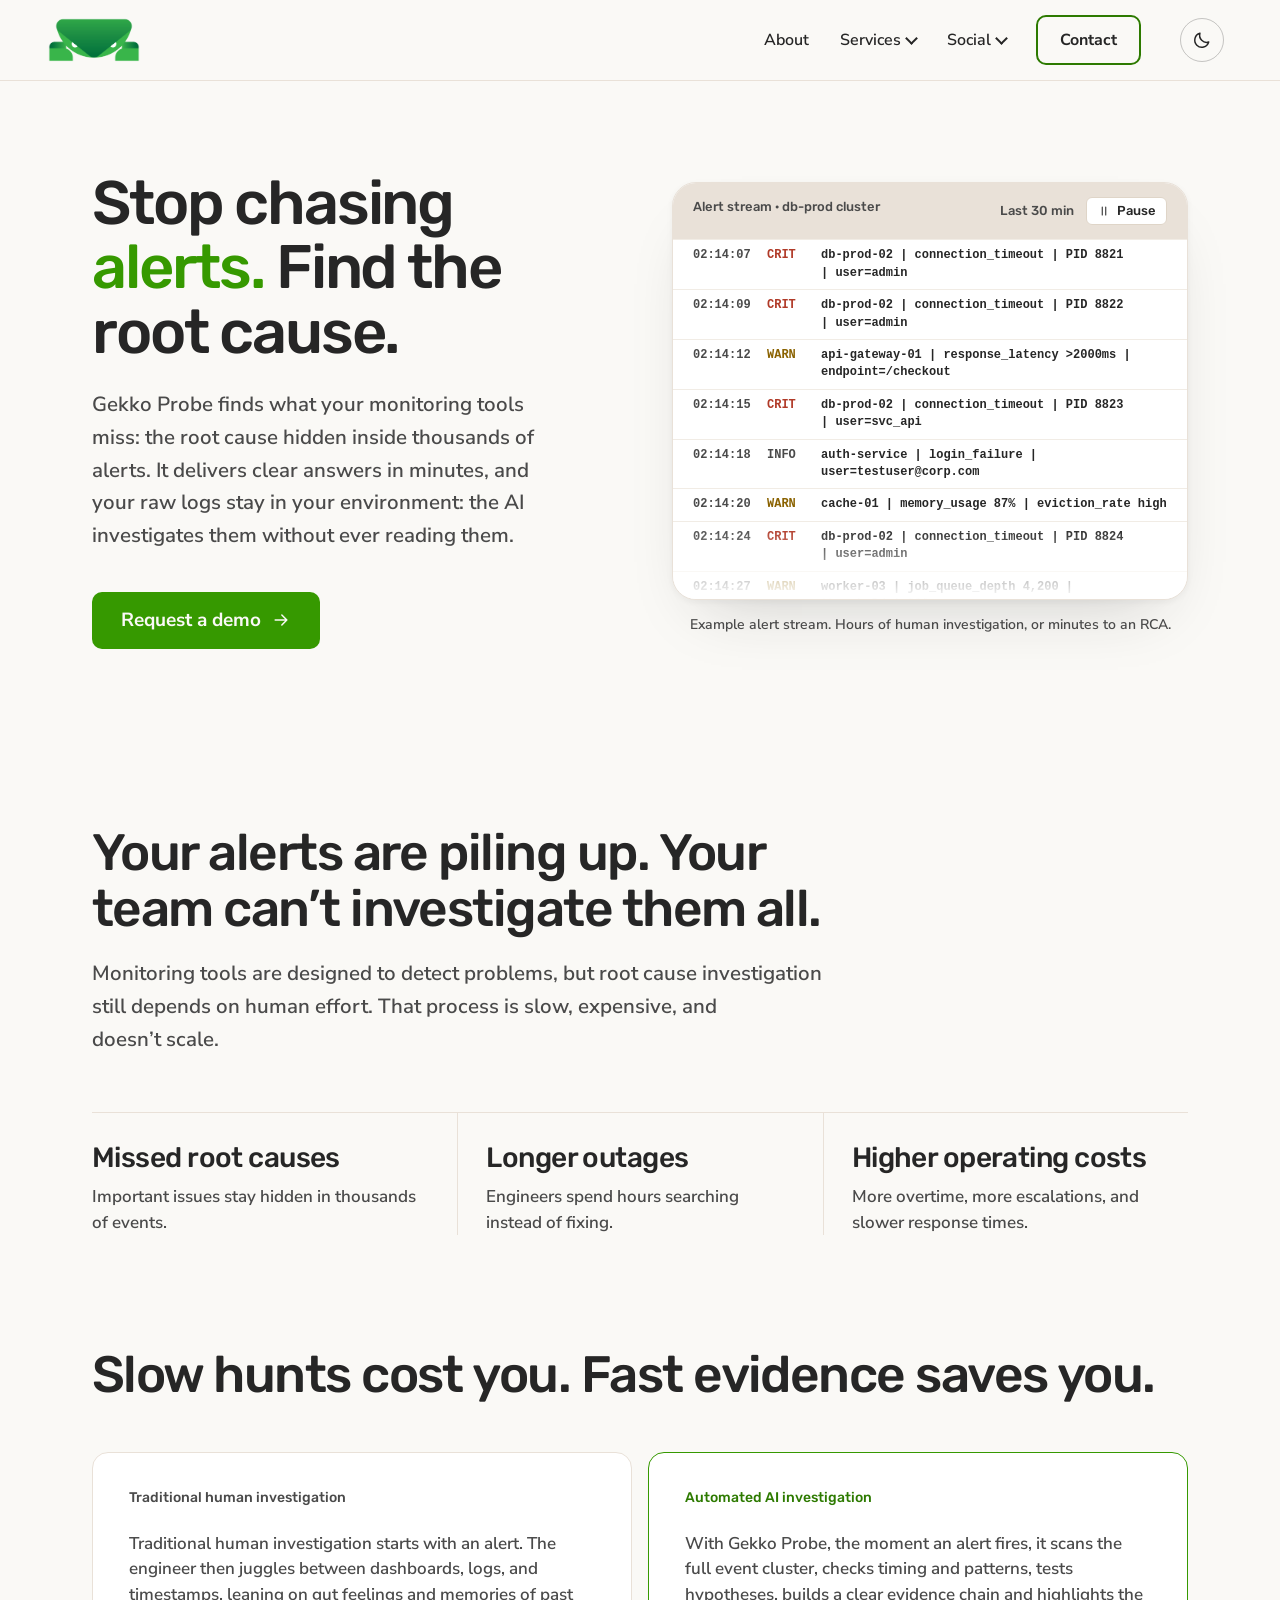
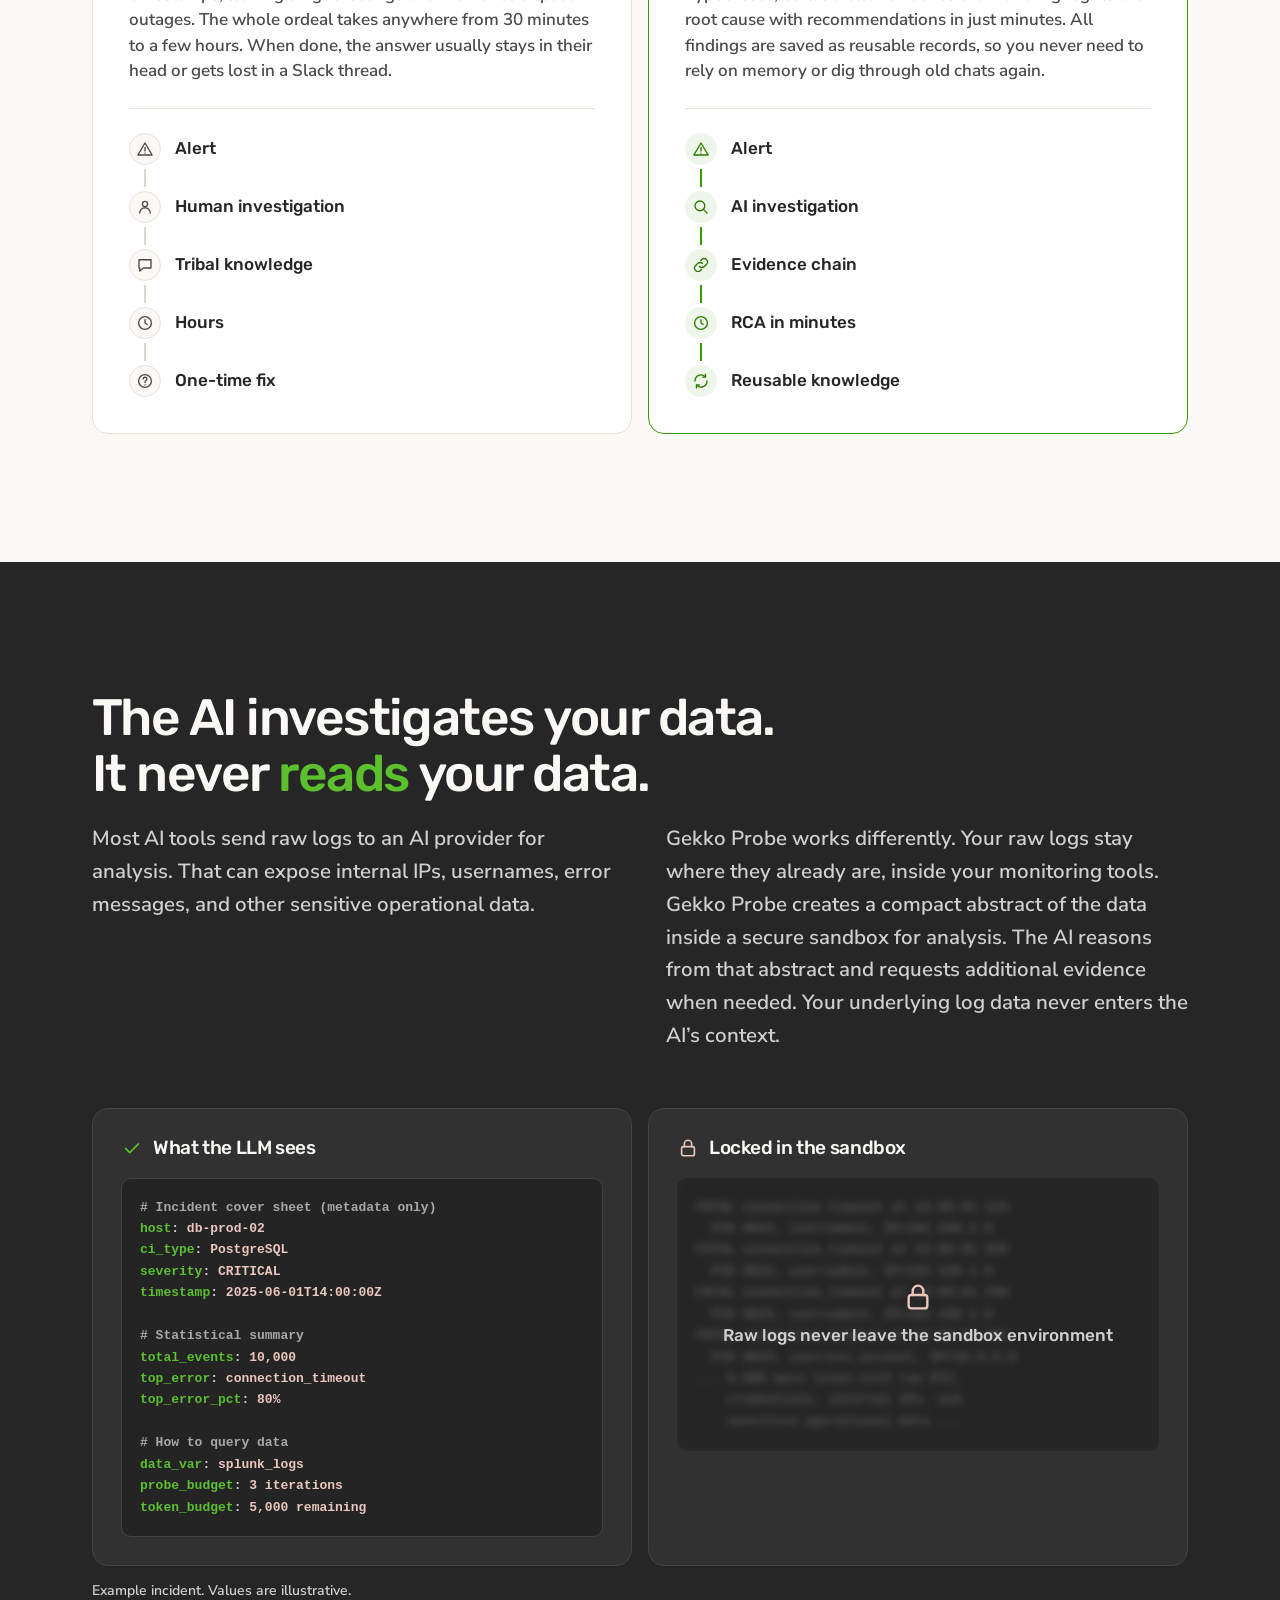
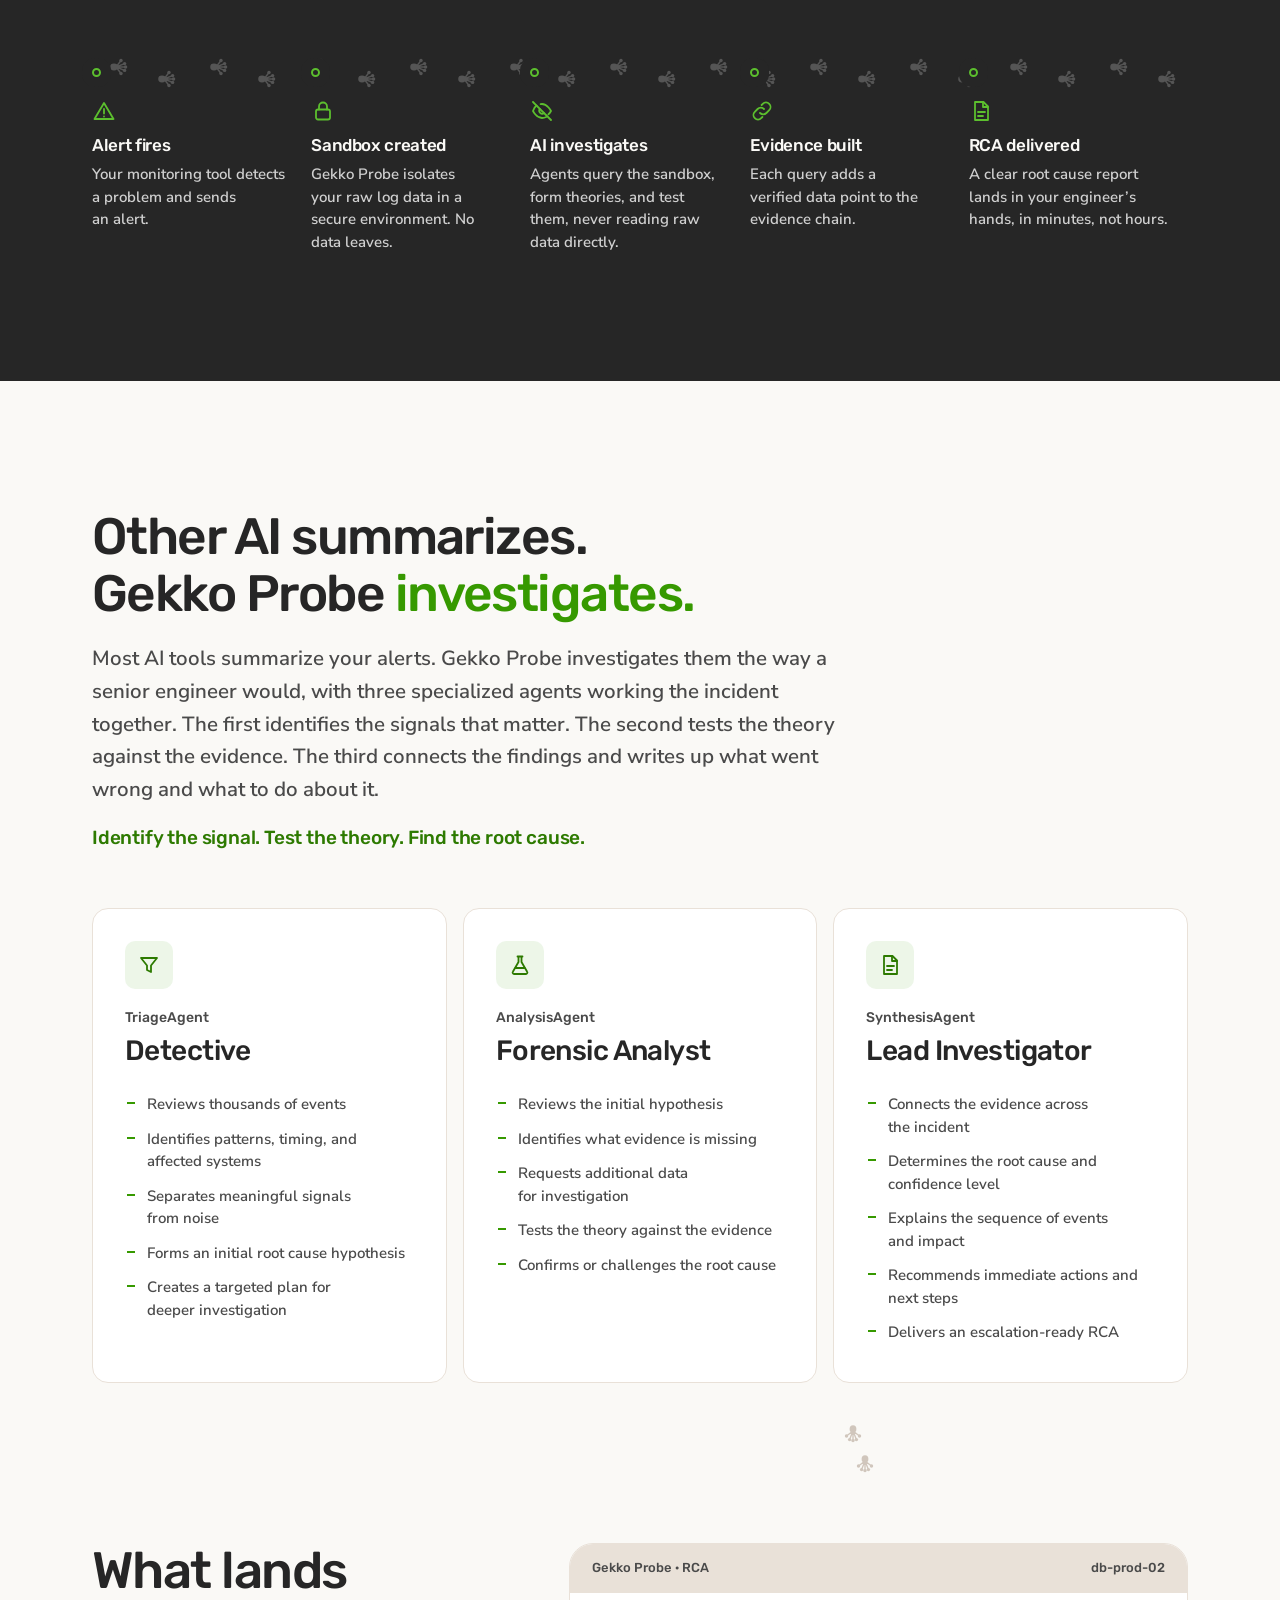
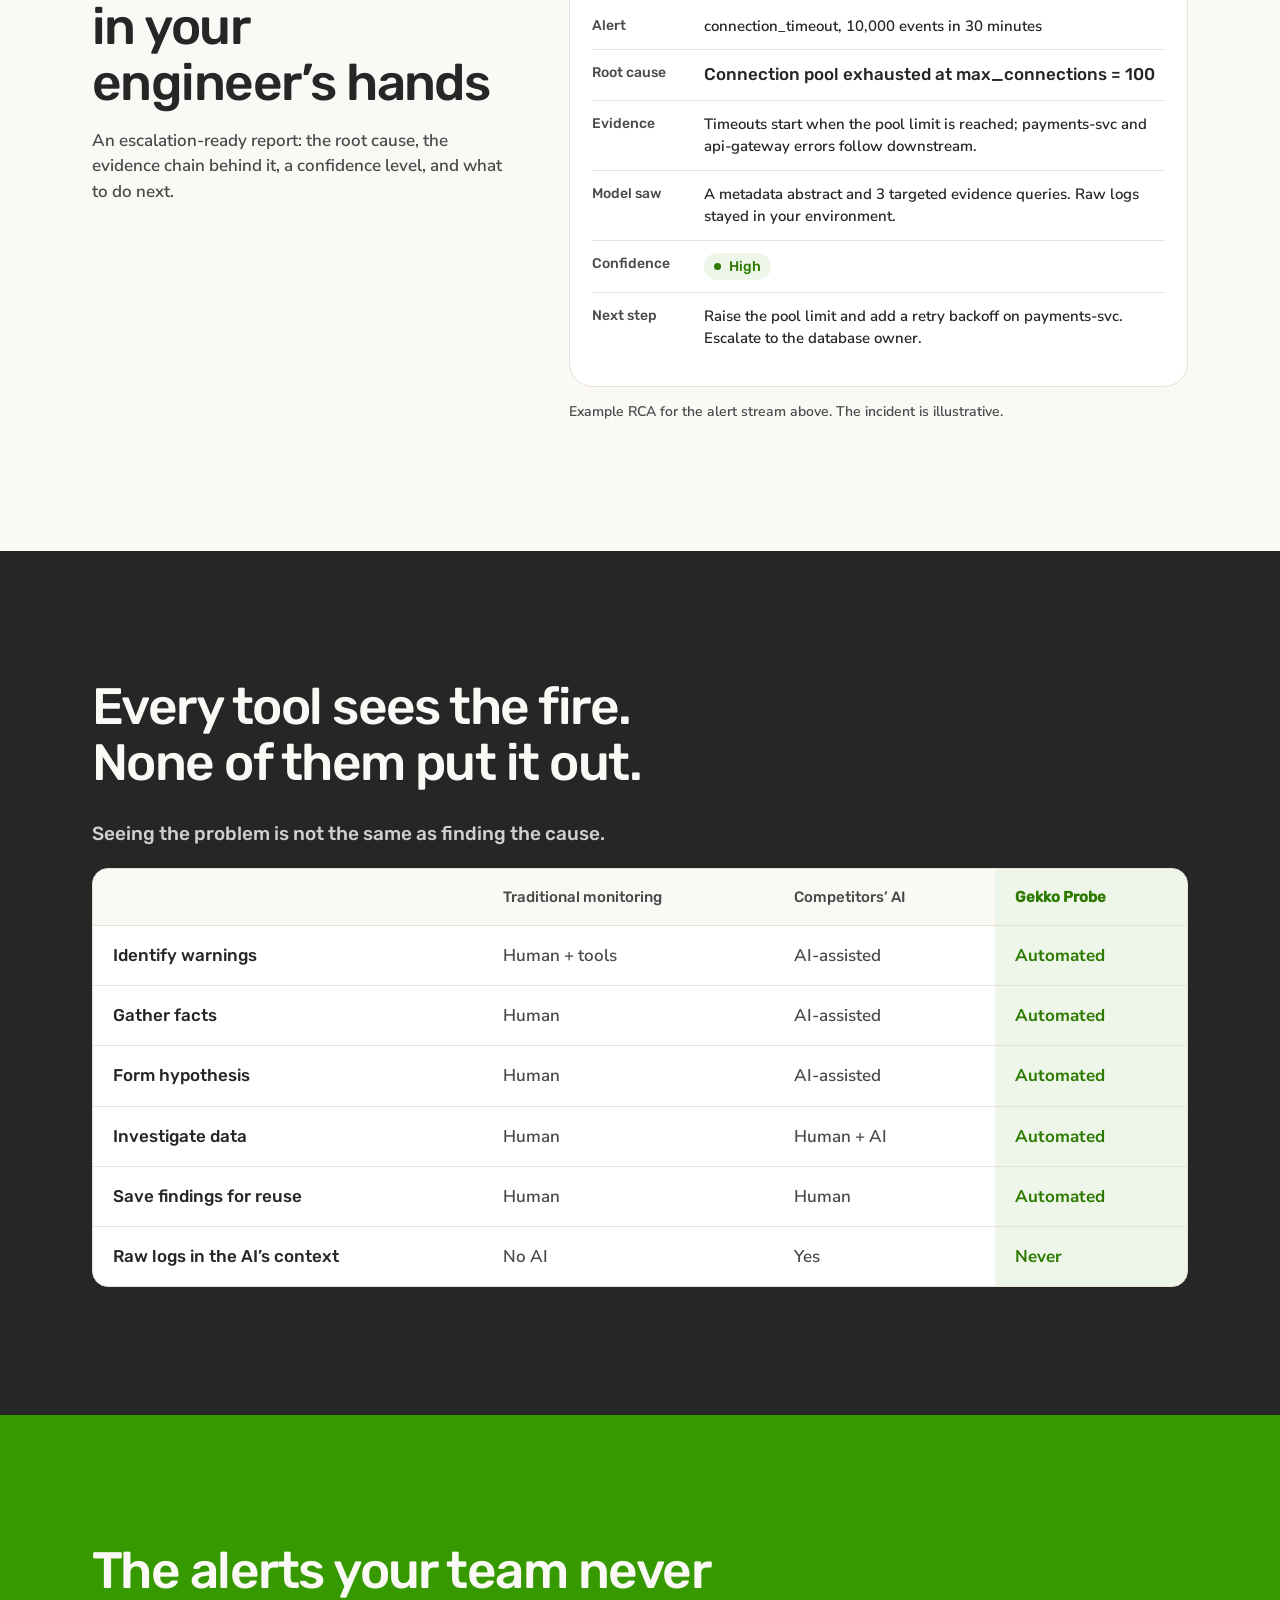
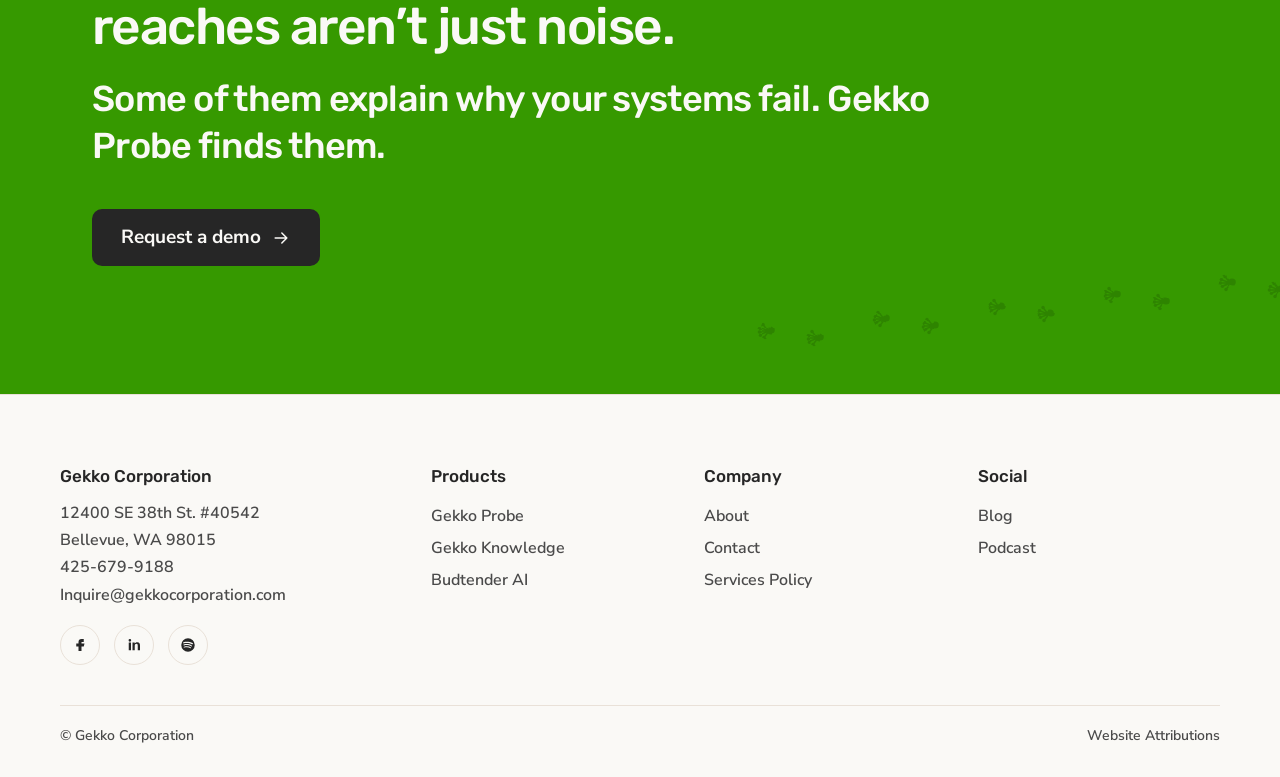
<file: pages/gekko-probe.html>
<!doctype html>
<html lang="en"><head>
<meta charset="utf-8"><meta name="viewport" content="width=device-width,initial-scale=1">
<meta name="robots" content="noindex, nofollow">
<title>Gekko Probe · New gekkocorporation.com (preview)</title>
<link rel="stylesheet" href="../assets/css/site.css">
<link rel="stylesheet" href="../assets/css/code-block.css">
<link rel="stylesheet" href="../assets/css/custom.css">
<link rel="stylesheet" href="../assets/fonts/fonts.css">
<script>(function () {
try {
var t = localStorage.getItem("gk-theme");
if (t === "dark" || t === "light") document.documentElement.setAttribute("data-theme", t);
} catch (e) {}
})();</script>
<style id="gk-shared">.gk{--gk-cream: #FAF9F6;--gk-paper: #FFFFFF;--gk-tan: #E9E1D8;--gk-tan-line: #DFD5C8;--gk-ink: #262626;--gk-ink-soft: #4A4A4A;--gk-ink-raised: #313131;--gk-ink-line: #444444;--gk-mist: #D0D0D0;--gk-green: #369900;--gk-green-ink: #2D7A00;--gk-green-deep: #2E8400;--gk-green-bright: #5CBF2E;--gk-green-wash: rgba(54,153,0,.09);--gk-pink: #EAC7BD;--gk-tan-faint: #F1ECE5;--gk-tan-dot: #D0C6BC;--gk-ink-deep: #242424;--gk-ink-lift: #383838;--gk-ink-edge: #555555;--gk-ink-pressed: #111111;--gk-ash: #A8A8A8;--gk-caution-line: #E2C27A;--gk-caution-ink: #8A6200;--gk-caution-wash: #FBF1DC;--gk-error-ink: #B03A28;--gk-error-wash: rgba(176,58,40,.1);--gk-ink-scrim: rgba(38,38,38,.72);--gk-font-head: "Rubik",system-ui,sans-serif;--gk-font-body: "Nunito Sans",system-ui,sans-serif;--gk-text-display: clamp(2.75rem,5.6vw,4.5rem);--gk-text-display-split: clamp(2.75rem,4.8vw,4rem);--gk-text-headline: clamp(2rem,4vw,3.25rem);--gk-text-title: clamp(1.375rem,2.2vw,1.75rem);--gk-text-statement: clamp(1.5rem,3vw,2.25rem);--gk-text-lede: clamp(1.125rem,1.6vw,1.3125rem);--gk-text-body-lg: 1.1875rem;--gk-text-body: 1.0625rem;--gk-text-compact: .9375rem;--gk-text-small: .9375rem;--gk-text-caption: .875rem;--gk-text-label: .8125rem;--gk-text-micro: .75rem;--gk-space-xs: 8px;--gk-space-sm: 16px;--gk-space-md: 24px;--gk-space-lg: 40px;--gk-space-xl: 64px;--gk-section-pad: clamp(80px,10vw,128px);--gk-gutter: clamp(20px,4vw,32px);--gk-wrap: 1160px;--gk-radius-xs: 4px;--gk-radius-sm: 6px;--gk-radius-md: 10px;--gk-radius-lg: 16px;--gk-radius-xl: 24px;--gk-shadow-object: 0 32px 64px -32px rgba(38,38,38,.22),0 2px 6px rgba(38,38,38,.05);--gk-ease-out: cubic-bezier(.16,1,.3,1);--gk-focus: var(--gk-green-ink);--gk-trail-h: url("data:image/svg+xml,%3Csvg xmlns='http://www.w3.org/2000/svg' width='96' height='30' viewBox='0 0 96 30'%3E%3Cg fill='black'%3E%3Cg transform='translate(24 9)'%3E%3Cg transform='rotate(90)'%3E%3Cellipse cx='0' cy='2' rx='3.4' ry='3.8'/%3E%3Cpath fill='none' stroke='black' stroke-width='1.4' stroke-linecap='round' d='M0 0L-6.5-5M0 0L-3.4-8.6M0 0L0-9.6M0 0L3.4-8.6M0 0L6.5-5'/%3E%3Ccircle cx='-6.5' cy='-5' r='1.7'/%3E%3Ccircle cx='-3.4' cy='-8.6' r='1.7'/%3E%3Ccircle cx='0' cy='-9.6' r='1.7'/%3E%3Ccircle cx='3.4' cy='-8.6' r='1.7'/%3E%3Ccircle cx='6.5' cy='-5' r='1.7'/%3E%3C/g%3E%3C/g%3E%3Cg transform='translate(72 21)'%3E%3Cg transform='rotate(90)'%3E%3Cellipse cx='0' cy='2' rx='3.4' ry='3.8'/%3E%3Cpath fill='none' stroke='black' stroke-width='1.4' stroke-linecap='round' d='M0 0L-6.5-5M0 0L-3.4-8.6M0 0L0-9.6M0 0L3.4-8.6M0 0L6.5-5'/%3E%3Ccircle cx='-6.5' cy='-5' r='1.7'/%3E%3Ccircle cx='-3.4' cy='-8.6' r='1.7'/%3E%3Ccircle cx='0' cy='-9.6' r='1.7'/%3E%3Ccircle cx='3.4' cy='-8.6' r='1.7'/%3E%3Ccircle cx='6.5' cy='-5' r='1.7'/%3E%3C/g%3E%3C/g%3E%3C/g%3E%3C/svg%3E");--gk-trail-v: url("data:image/svg+xml,%3Csvg xmlns='http://www.w3.org/2000/svg' width='30' height='60' viewBox='0 0 30 60'%3E%3Cg fill='black'%3E%3Cg transform='translate(9 16)'%3E%3Cg transform='rotate(180)'%3E%3Cellipse cx='0' cy='2' rx='3.4' ry='3.8'/%3E%3Cpath fill='none' stroke='black' stroke-width='1.4' stroke-linecap='round' d='M0 0L-6.5-5M0 0L-3.4-8.6M0 0L0-9.6M0 0L3.4-8.6M0 0L6.5-5'/%3E%3Ccircle cx='-6.5' cy='-5' r='1.7'/%3E%3Ccircle cx='-3.4' cy='-8.6' r='1.7'/%3E%3Ccircle cx='0' cy='-9.6' r='1.7'/%3E%3Ccircle cx='3.4' cy='-8.6' r='1.7'/%3E%3Ccircle cx='6.5' cy='-5' r='1.7'/%3E%3C/g%3E%3C/g%3E%3Cg transform='translate(21 46)'%3E%3Cg transform='rotate(180)'%3E%3Cellipse cx='0' cy='2' rx='3.4' ry='3.8'/%3E%3Cpath fill='none' stroke='black' stroke-width='1.4' stroke-linecap='round' d='M0 0L-6.5-5M0 0L-3.4-8.6M0 0L0-9.6M0 0L3.4-8.6M0 0L6.5-5'/%3E%3Ccircle cx='-6.5' cy='-5' r='1.7'/%3E%3Ccircle cx='-3.4' cy='-8.6' r='1.7'/%3E%3Ccircle cx='0' cy='-9.6' r='1.7'/%3E%3Ccircle cx='3.4' cy='-8.6' r='1.7'/%3E%3Ccircle cx='6.5' cy='-5' r='1.7'/%3E%3C/g%3E%3C/g%3E%3C/g%3E%3C/svg%3E");--gk-bg: var(--gk-cream);--gk-bg-raised: var(--gk-paper);--gk-bg-ink: var(--gk-ink);--gk-bg-green: var(--gk-green);--gk-fg: var(--gk-ink);--gk-fg-soft: var(--gk-ink-soft);--gk-line: var(--gk-tan);--gk-line-strong: var(--gk-tan-line);--gk-line-dot: var(--gk-tan-dot);--gk-tint: var(--gk-tan);--gk-tint-faint: var(--gk-tan-faint);--gk-accent-text: var(--gk-green-ink);--gk-error-text: var(--gk-error-ink);--gk-caution-text: var(--gk-caution-ink);--gk-media-dim: 1;--gk-media-sat: 1;--gk-accent-display: var(--gk-green);--gk-btn-bg: var(--gk-green);--gk-btn-bg-hover: var(--gk-green-deep);--gk-trail-on-green: var(--gk-green-deep);--gk-chip-light: var(--gk-paper);--gk-caution-bg: var(--gk-caution-wash);--gk-caution-border: var(--gk-caution-line);background: var(--gk-bg);color: var(--gk-fg);font-family: var(--gk-font-body);font-weight: 600;font-size: var(--gk-text-body);line-height: 1.6;-webkit-font-smoothing: antialiased;text-rendering: optimizeLegibility;font-kerning: normal}html[data-theme="dark"] .gk{--gk-bg: #191816;--gk-bg-raised: #22211E;--gk-bg-ink: #0F0F0E;--gk-bg-green: #2C7A00;--gk-fg: #EEEAE2;--gk-fg-soft: #B9B3A8;--gk-line: #34322E;--gk-line-strong: #46423C;--gk-line-dot: #6A645B;--gk-tint: #2B2926;--gk-tint-faint: #24221F;--gk-accent-text: #6BCB3D;--gk-error-text: #E8836F;--gk-caution-text: #E2C27A;--gk-media-dim: .72;--gk-media-sat: .85;--gk-accent-display: #5CBF2E;--gk-btn-bg: #2C7A00;--gk-btn-bg-hover: #369900;--gk-trail-on-green: rgba(0,0,0,.28);--gk-chip-light: #EEEAE2;--gk-caution-bg: rgba(226,194,122,.10);--gk-caution-border: rgba(226,194,122,.35);--gk-ink-raised: #272521;--gk-ink-line: #3A3733;--gk-ink-lift: #302E2A;--gk-ink-edge: #4A4640;--gk-ink-deep: #1C1B19;--gk-focus: #6BCB3D;--gk-shadow-object: 0 32px 64px -32px rgba(0,0,0,.7),0 2px 6px rgba(0,0,0,.3);color-scheme: dark}.gk *,.gk *::before,.gk *::after{box-sizing: border-box}.gk :where(h1,h2,h3,h4,p,ul,ol,li,figure,blockquote,dl,dd){margin: 0;padding: 0}.gk :where(ul,ol){list-style: none}.gk :where(img,svg){display: block;max-width: 100%}.gk :where(img){height: auto}.gk :where(svg){flex: none}.gk :where(b,strong){font-weight: 700}.gk ::selection{background: var(--gk-pink);color: var(--gk-ink)}.gk h1,.gk h2,.gk h3,.gk h4{font-family: var(--gk-font-head);font-weight: 500;color: inherit;text-transform: none;text-wrap: balance}.gk h1,.gk .gk-display{font-size: var(--gk-text-display);line-height: 1.05;letter-spacing: -.035em}.gk h2,.gk .gk-headline{font-size: var(--gk-text-headline);line-height: 1.1;letter-spacing: -.03em}.gk h3,.gk .gk-title{font-size: var(--gk-text-title);line-height: 1.2;letter-spacing: -.02em}.gk :where(h1,h2) em{font-style: normal;color: var(--gk-accent-display)}.gk .gk-lede{font-size: var(--gk-text-lede);line-height: 1.6;max-width: 62ch;color: var(--gk-fg-soft);text-wrap: pretty}.gk p{max-width: 68ch;text-wrap: pretty}.gk :where(li,dd,figcaption){text-wrap: pretty}.gk .gk-label{font-family: var(--gk-font-head);font-weight: 500;font-size: var(--gk-text-caption);line-height: 1.3;letter-spacing: 0}.gk a{color: var(--gk-accent-text);text-decoration-thickness: 1px;text-underline-offset: .2em}.gk a:hover{text-decoration-thickness: 2px}.gk :focus-visible{outline: 3px solid var(--gk-focus);outline-offset: 3px;border-radius: var(--gk-radius-xs)}.gk .gk-wrap{width: 100%;max-width: var(--gk-wrap);margin-inline: auto;padding-inline: var(--gk-gutter)}.gk .gk-section{padding-block: var(--gk-section-pad)}.gk .gk-section--cream{background: var(--gk-bg);color: var(--gk-fg)}.gk .gk-section--ink{--gk-focus: var(--gk-pink);background: var(--gk-bg-ink);color: var(--gk-cream)}.gk .gk-section--ink .gk-lede,.gk .gk-section--ink p{color: var(--gk-mist)}.gk .gk-section--ink a:not(.gk-btn){color: var(--gk-green-bright)}.gk .gk-section--ink .gk-btn--secondary{background: transparent;color: var(--gk-cream);border-color: var(--gk-ink-edge)}.gk .gk-section--ink .gk-btn--secondary:hover{border-color: var(--gk-pink);color: var(--gk-pink)}.gk .gk-section--ink :where(h1,h2) em{color: var(--gk-green-bright)}.gk .gk-section--green{--gk-focus: var(--gk-ink);background: var(--gk-bg-green);color: var(--gk-cream)}.gk .gk-section--green a:not(.gk-btn){color: var(--gk-cream);font-weight: 700}.gk .gk-cta{position: relative;overflow: hidden}.gk .gk-cta .gk-wrap{position: relative;z-index: 1}.gk .gk-cta h2{max-width: 22ch}.gk .gk-cta-line{max-width: 36ch;margin-top: 20px;font-family: var(--gk-font-head);font-weight: 500;font-size: var(--gk-text-statement);line-height: 1.3;letter-spacing: -.02em;color: var(--gk-cream)}.gk .gk-cta-direct{max-width: none;margin-top: 24px;font-size: 1.5rem;line-height: 1.4;font-weight: 700;color: var(--gk-cream)}.gk .gk-cta-direct a{white-space: nowrap;text-decoration-thickness: 2px}.gk .gk-cta .gk-btn--secondary{background: transparent;color: var(--gk-cream);border-color: var(--gk-cream)}.gk .gk-cta .gk-btn--secondary:hover{background: var(--gk-cream);color: var(--gk-ink)}.gk .gk-cta::after{content: "";position: absolute;right: -24px;bottom: 12%;width: min(44vw,560px);height: 30px;background-color: var(--gk-trail-on-green);-webkit-mask: var(--gk-trail-h) space no-repeat 0 50% / auto 100%;mask: var(--gk-trail-h) space no-repeat 0 50% / auto 100%;transform: rotate(174deg);transform-origin: center;pointer-events: none}@media (max-width: 860px){.gk .gk-cta::after{display: none}}.gk .gk-stack>* + *{margin-top: var(--gk-space-md)}.gk .gk-actions{display: flex;flex-wrap: wrap;gap: 14px;margin-top: var(--gk-space-lg)}.gk .gk-btn{display: inline-flex;align-items: center;justify-content: center;gap: 10px;min-height: 56px;padding: 16px 28px;border: 1px solid transparent;border-radius: var(--gk-radius-md);font-family: var(--gk-font-body);font-weight: 700;font-size: 1.1875rem;line-height: 1.2;text-decoration: none;white-space: nowrap;cursor: pointer;transition: background-color .2s var(--gk-ease-out),border-color .2s var(--gk-ease-out),color .2s var(--gk-ease-out)}.gk .gk-btn svg{width: 20px;height: 20px;transition: transform .25s var(--gk-ease-out)}.gk .gk-btn:hover svg{transform: translateX(3px)}.gk .gk-btn--primary{background: var(--gk-btn-bg);color: var(--gk-cream)}.gk .gk-btn--primary:hover{background: var(--gk-btn-bg-hover)}.gk .gk-btn--secondary{background: var(--gk-bg-raised);color: var(--gk-fg);border-color: var(--gk-line)}.gk .gk-btn--secondary:hover{border-color: var(--gk-accent-text);color: var(--gk-accent-text)}.gk .gk-section--green .gk-btn--primary,.gk .gk-btn--ink{background: var(--gk-ink);color: var(--gk-cream)}.gk .gk-section--green .gk-btn--primary:hover,.gk .gk-btn--ink:hover{background: var(--gk-ink-pressed)}.gk .gk-chips{display: flex;flex-wrap: wrap;gap: 10px}.gk .gk-chip{display: inline-flex;align-items: center;gap: 8px;padding: 9px 16px;border: 1px solid var(--gk-line);border-radius: 999px;background: var(--gk-bg-raised);font-family: var(--gk-font-head);font-weight: 500;font-size: .875rem;line-height: 1.3}.gk .gk-chip::before{content: "";width: 6px;height: 6px;border-radius: 50%;background: var(--gk-green)}.gk .gk-panel{padding: 28px;border: 1px solid var(--gk-line);border-radius: var(--gk-radius-lg);background: var(--gk-bg-raised)}.gk .gk-section--ink .gk-panel{border-color: var(--gk-ink-line);background: var(--gk-ink-raised)}.gk .gk-trail{display: block;height: 30px;color: var(--gk-line-dot);background-color: currentColor;-webkit-mask: var(--gk-trail-h) space no-repeat 0 50% / auto 100%;mask: var(--gk-trail-h) space no-repeat 0 50% / auto 100%}.gk .gk-trail--v{width: 30px;height: auto;-webkit-mask: var(--gk-trail-v) no-repeat space 50% 0 / 100% auto;mask: var(--gk-trail-v) no-repeat space 50% 0 / 100% auto}.gk .gk-section--ink .gk-trail{color: var(--gk-green-bright)}.gk .gk-section--green .gk-trail{color: var(--gk-trail-on-green)}.gk .gk-icon{width: 24px;height: 24px;fill: none;stroke: currentColor;stroke-width: 1.8;stroke-linecap: round;stroke-linejoin: round}.gk .gk-example-note{font-size: var(--gk-text-small);color: var(--gk-fg-soft);margin-top: 14px}.gk .gk-visually-hidden{position: absolute !important;width: 1px;height: 1px;overflow: hidden;clip: rect(0 0 0 0);clip-path: inset(50%);white-space: nowrap}@media (max-width: 600px){.gk .gk-btn{width: 100%;white-space: normal;text-align: center}}section.page-section:has(.gk){padding-bottom: 0 !important;min-height: 0 !important}section.page-section:has(.gk){padding-top: 0 !important}section.page-section:first-child:has(.gk){padding-top: var(--header-height,0px) !important}section.page-section:has(.gk)>.content-wrapper{padding-top: 0 !important;padding-bottom: 0 !important;max-width: none !important}section.page-section:has(.gk) .fe-block:has(.gk){grid-area: 1 / 1 / -1 / -1 !important}section.page-section:has(.gk) .sqs-block:has(.gk){padding: 0 !important}section.page-section:has(.gk) .sqs-block-content:has(.gk){overflow: visible !important;height: auto !important}.gk [hidden]{display: none !important}.gk [id]{scroll-margin-top: calc(var(--header-height,80px) + 24px)}@media (prefers-reduced-motion: reduce){.gk *,.gk *::before,.gk *::after{transition-duration: .01ms !important;animation-duration: .01ms !important;animation-iteration-count: 1 !important}}@media (prefers-color-scheme: dark){html:not([data-theme="light"]) .gk{--gk-bg: #191816;--gk-bg-raised: #22211E;--gk-bg-ink: #0F0F0E;--gk-bg-green: #2C7A00;--gk-fg: #EEEAE2;--gk-fg-soft: #B9B3A8;--gk-line: #34322E;--gk-line-strong: #46423C;--gk-line-dot: #6A645B;--gk-tint: #2B2926;--gk-tint-faint: #24221F;--gk-accent-text: #6BCB3D;--gk-error-text: #E8836F;--gk-caution-text: #E2C27A;--gk-media-dim: .72;--gk-media-sat: .85;--gk-accent-display: #5CBF2E;--gk-btn-bg: #2C7A00;--gk-btn-bg-hover: #369900;--gk-trail-on-green: rgba(0,0,0,.28);--gk-chip-light: #EEEAE2;--gk-caution-bg: rgba(226,194,122,.10);--gk-caution-border: rgba(226,194,122,.35);--gk-ink-raised: #272521;--gk-ink-line: #3A3733;--gk-ink-lift: #302E2A;--gk-ink-edge: #4A4640;--gk-ink-deep: #1C1B19;--gk-focus: #6BCB3D;--gk-shadow-object: 0 32px 64px -32px rgba(0,0,0,.7),0 2px 6px rgba(0,0,0,.3);color-scheme: dark}}</style>
<style id="gk-theme">html[data-theme="dark"]{--white-hsl: 40,6.4%,9.2%;--black-hsl: 40,26%,91%;--lightAccent-hsl: 36,6.2%,15.9%;--sqsp-palette-lightest-color: hsla(40,6.4%,9.2%,1);--sqsp-palette-darkest-color: hsla(40,26%,91%,1);color-scheme: dark;background: #191816}html[data-theme="dark"] :is([data-section-theme="black"],[data-section-theme="black-bold"],[data-section-theme="dark"],[data-section-theme="dark-bold"]){--white-hsl: 45,28.57%,97.25%;--black-hsl: 0,0%,14.9%;--lightAccent-hsl: 31.76,27.87%,88.04%}.gk-theme-toggle{display: inline-grid;place-items: center;width: 44px;height: 44px;margin: 0 8px;padding: 0;border: 1px solid hsla(var(--black-hsl,0,0%,14.9%),.25);border-radius: 50%;background: transparent;color: hsla(var(--black-hsl,0,0%,14.9%),1);cursor: pointer;transition: border-color .2s ease,color .2s ease}.gk-theme-toggle:hover{border-color: currentColor}.gk-theme-toggle:focus-visible{outline: 3px solid #2D7A00;outline-offset: 3px}html[data-theme="dark"] .gk-theme-toggle:focus-visible{outline-color: #6BCB3D}.gk-theme-toggle svg{width: 20px;height: 20px;fill: none;stroke: currentColor;stroke-width: 1.8;stroke-linecap: round;stroke-linejoin: round}.gk-theme-toggle .gk-t-sun{display: none}html[data-theme="dark"] .gk-theme-toggle .gk-t-sun{display: block}html[data-theme="dark"] .gk-theme-toggle .gk-t-moon{display: none}.gk-theme-toggle--float{position: fixed;left: 16px;bottom: 16px;z-index: 9999;margin: 0;background: hsla(var(--white-hsl,45,28.57%,97.25%),.92);box-shadow: 0 8px 24px -12px rgba(0,0,0,.4)}@media (prefers-reduced-motion: reduce){.gk-theme-toggle{transition: none}}@media (prefers-color-scheme: dark){html:not([data-theme="light"]){--white-hsl: 40,6.4%,9.2%;--black-hsl: 40,26%,91%;--lightAccent-hsl: 36,6.2%,15.9%;--sqsp-palette-lightest-color: hsla(40,6.4%,9.2%,1);--sqsp-palette-darkest-color: hsla(40,26%,91%,1);color-scheme: dark;background: #191816}html:not([data-theme="light"]) :is([data-section-theme="black"],[data-section-theme="black-bold"],[data-section-theme="dark"],[data-section-theme="dark-bold"]){--white-hsl: 45,28.57%,97.25%;--black-hsl: 0,0%,14.9%;--lightAccent-hsl: 31.76,27.87%,88.04%}html:not([data-theme="light"]) .gk-theme-toggle:focus-visible{outline-color: #6BCB3D}html:not([data-theme="light"]) .gk-theme-toggle .gk-t-sun{display: block}html:not([data-theme="light"]) .gk-theme-toggle .gk-t-moon{display: none}}</style>
<style id="gk-native">:root{--gkn-accent: #369900;--gkn-accent-hover: #2E8400;--gkn-accent-text: #2D7A00;--gkn-on-accent: #FAF9F6;--gkn-line: #E9E1D8;--gkn-field: #FFFFFF;--gkn-select-bg: #EAC7BD;--gkn-select-text: #262626}html[data-theme="dark"]{--gkn-accent: #2C7A00;--gkn-accent-hover: #369900;--gkn-accent-text: #6BCB3D;--gkn-on-accent: #FAF9F6;--gkn-line: #34322E;--gkn-field: #22211E}::selection{background: var(--gkn-select-bg);color: var(--gkn-select-text)}:focus-visible{outline: 3px solid var(--gkn-accent-text);outline-offset: 3px}:is(.sqs-html-content,.blog-item-title,.blog-title,.entry-title) :is(h1,h2,h3,h4),.blog-item-title,.blog-title a,.entry-title a{font-family: "Rubik",system-ui,sans-serif;font-weight: 500;letter-spacing: -.02em;color: hsla(var(--black-hsl),1);text-wrap: balance}.header-actions-action--cta .btn{border-radius: 10px !important;border-color: var(--gkn-accent-text) !important;color: var(--gkn-accent-text) !important;background: transparent !important;font-family: "Nunito Sans",system-ui,sans-serif !important;font-weight: 700 !important;font-size: 1.0625rem !important;line-height: 1.2 !important;padding: 12px 22px !important;text-transform: none !important;letter-spacing: 0 !important;transition: background-color .2s,color .2s}.header-actions-action--cta .btn:hover{background: var(--gkn-accent-text) !important;color: hsla(var(--white-hsl),1) !important;opacity: 1 !important}.sqs-html-content a:not(.sqs-button-element--primary):not(.btn){color: var(--gkn-accent-text);text-decoration-thickness: 1px;text-underline-offset: .2em}.sqs-html-content a:not(.sqs-button-element--primary):not(.btn):hover{text-decoration-thickness: 2px}.blog-more-link,.blog-item-meta a,.blog-categories-list a{color: var(--gkn-accent-text) !important}.blog-more-link{font-weight: 700;text-decoration: none}.blog-more-link:hover{text-decoration: underline;text-underline-offset: .2em}.blog-title a:hover{color: var(--gkn-accent-text)}.blog-image-wrapper img,.blog-basic-grid img{border-radius: 16px}.blog-item-top-wrapper,.blog-item-content-wrapper,.blog-item-author-profile-wrapper{max-width: 760px;margin-left: auto !important;margin-right: auto !important}.blog-item-content .sqs-html-content p,.blog-item-content .sqs-html-content li{max-width: 34em;font-size: 1.125rem;line-height: 1.7}.blog-item-content .sqs-html-content h2,.blog-item-content .sqs-html-content h3{margin-top: 1.6em}.blog-item-content .sqs-html-content hr{border: 0;border-top: 1px solid var(--gkn-line)}.blog-item-content img{border-radius: 16px}.page-section .sqs-html-content :is(p,li){max-width: 36em}@media (max-width: 767px){section.page-section:not(:has(.gk))>.content-wrapper{padding-left: max(16px,var(--sqs-mobile-site-gutter,6vw)) !important;padding-right: max(16px,var(--sqs-mobile-site-gutter,6vw)) !important}}:is(.form-wrapper,.newsletter-form) :is(input[type="text"],input[type="email"],input[type="tel"],textarea,select){border: 1px solid var(--gkn-line) !important;border-radius: 10px !important;background: var(--gkn-field) !important;color: hsla(var(--black-hsl),1) !important;font-family: "Nunito Sans",system-ui,sans-serif !important;font-size: 1rem !important;padding: 12px 14px !important}:is(.form-wrapper,.newsletter-form) :is(input,textarea,select):focus-visible{outline: 3px solid var(--gkn-accent-text);outline-offset: 2px}:is(.form-wrapper,.newsletter-form) :is(.title,label,legend){font-family: "Nunito Sans",system-ui,sans-serif;font-weight: 600}:is(.form-wrapper .form-button-wrapper,.newsletter-form-button-wrapper) button,.form-wrapper button[type="submit"]{border: 0 !important;border-radius: 10px !important;background: var(--gkn-accent) !important;color: var(--gkn-on-accent) !important;font-family: "Nunito Sans",system-ui,sans-serif !important;font-weight: 700 !important;font-size: 1.1875rem !important;text-transform: none !important;letter-spacing: 0 !important;padding: 16px 28px !important}:is(.form-wrapper .form-button-wrapper,.newsletter-form-button-wrapper) button:hover,.form-wrapper button[type="submit"]:hover{background: var(--gkn-accent-hover) !important}footer.sections a:not(.btn),#footer-sections a:not(.btn){text-decoration-thickness: 1px;text-underline-offset: .2em}footer.sections a:not(.btn):hover,#footer-sections a:not(.btn):hover{color: var(--gkn-accent-text)}@media (prefers-color-scheme: dark){html:not([data-theme="light"]){--gkn-accent: #2C7A00;--gkn-accent-hover: #369900;--gkn-accent-text: #6BCB3D;--gkn-on-accent: #FAF9F6;--gkn-line: #34322E;--gkn-field: #22211E}}</style>
<style>body{margin:0;background:hsla(var(--white-hsl),1)}</style>
</head><body class="primary-button-style-solid primary-button-shape-pill secondary-button-style-outline secondary-button-shape-pill tertiary-button-style-outline tertiary-button-shape-underline form-field-style-solid form-field-shape-square form-field-border-bottom form-field-hover-focus-opacity form-field-checkbox-type-icon form-field-checkbox-fill-outline form-field-checkbox-color-inverted form-field-checkbox-shape-square form-field-checkbox-layout-stack form-field-radio-type-icon form-field-radio-fill-outline form-field-radio-color-inverted form-field-radio-shape-square form-field-radio-layout-stack form-field-survey-fill-outline form-field-survey-color-inverted form-field-survey-shape-square form-submit-button-style-bar tweak-global-animations-animation-type-none tweak-global-animations-animation-curve-ease image-block-poster-text-alignment-center image-block-card-content-position-center image-block-card-text-alignment-left image-block-overlap-content-position-center image-block-overlap-text-alignment-left image-block-collage-content-position-top image-block-collage-text-alignment-left image-block-stack-text-alignment-left tweak-blog-alternating-side-by-side-width-full tweak-blog-alternating-side-by-side-image-aspect-ratio-11-square tweak-blog-alternating-side-by-side-text-alignment-left tweak-blog-alternating-side-by-side-read-more-style-show tweak-blog-alternating-side-by-side-image-text-alignment-middle tweak-blog-alternating-side-by-side-delimiter-bullet tweak-blog-alternating-side-by-side-meta-position-top tweak-blog-alternating-side-by-side-primary-meta-categories tweak-blog-alternating-side-by-side-secondary-meta-date tweak-blog-alternating-side-by-side-excerpt-show form-use-theme-colors tweak-global-animations-complexity-level-detailed tweak-global-animations-animation-style-fade tweak-blog-masonry-width-full tweak-blog-masonry-text-alignment-left tweak-blog-masonry-primary-meta-categories tweak-blog-masonry-secondary-meta-date tweak-blog-masonry-meta-position-top tweak-blog-masonry-read-more-style-show tweak-blog-masonry-delimiter-space tweak-blog-masonry-image-placement-above tweak-blog-masonry-excerpt-show tweak-portfolio-grid-overlay-width-full tweak-portfolio-grid-overlay-height-large tweak-portfolio-grid-overlay-image-aspect-ratio-11-square tweak-portfolio-grid-overlay-text-placement-center tweak-portfolio-grid-overlay-show-text-after-hover tweak-blog-single-column-width-full tweak-blog-single-column-text-alignment-left tweak-blog-single-column-image-placement-above tweak-blog-single-column-delimiter-bullet tweak-blog-single-column-read-more-style-hide tweak-blog-single-column-primary-meta-date tweak-blog-single-column-secondary-meta-none tweak-blog-single-column-meta-position-top tweak-blog-single-column-content-full-post header-width-full tweak-fixed-header tweak-fixed-header-style-basic tweak-blog-item-width-medium tweak-blog-item-text-alignment-center tweak-blog-item-meta-position-above-title tweak-blog-item-show-date tweak-blog-item-delimiter-bullet tweak-blog-side-by-side-width-inset tweak-blog-side-by-side-image-placement-left tweak-blog-side-by-side-image-aspect-ratio-11-square tweak-blog-side-by-side-primary-meta-categories tweak-blog-side-by-side-secondary-meta-date tweak-blog-side-by-side-meta-position-top tweak-blog-side-by-side-text-alignment-left tweak-blog-side-by-side-image-text-alignment-middle tweak-blog-side-by-side-read-more-style-show tweak-blog-side-by-side-delimiter-bullet tweak-blog-side-by-side-excerpt-show tweak-events-stacked-width-full tweak-events-stacked-height-large tweak-events-stacked-show-past-events tweak-events-stacked-show-thumbnails tweak-events-stacked-thumbnail-size-32-standard tweak-events-stacked-date-style-side-tag tweak-events-stacked-show-time tweak-events-stacked-show-location tweak-events-stacked-show-excerpt tweak-blog-basic-grid-width-inset tweak-blog-basic-grid-image-aspect-ratio-32-standard tweak-blog-basic-grid-text-alignment-center tweak-blog-basic-grid-delimiter-bullet tweak-blog-basic-grid-image-placement-above tweak-blog-basic-grid-read-more-style-show tweak-blog-basic-grid-primary-meta-categories tweak-blog-basic-grid-secondary-meta-date tweak-blog-basic-grid-excerpt-show tweak-portfolio-grid-basic-width-full tweak-portfolio-grid-basic-height-large tweak-portfolio-grid-basic-image-aspect-ratio-11-square tweak-portfolio-grid-basic-text-alignment-left tweak-portfolio-grid-basic-hover-effect-fade header-overlay-alignment-center tweak-portfolio-index-background-link-format-stacked tweak-portfolio-index-background-width-full tweak-portfolio-index-background-height-large tweak-portfolio-index-background-vertical-alignment-middle tweak-portfolio-index-background-horizontal-alignment-center tweak-portfolio-index-background-delimiter-none tweak-portfolio-index-background-animation-type-fade tweak-portfolio-index-background-animation-duration-medium tweak-portfolio-hover-follow-layout-inline tweak-portfolio-hover-follow-delimiter-bullet tweak-portfolio-hover-follow-animation-type-fade tweak-portfolio-hover-follow-animation-duration-fast tweak-portfolio-hover-static-layout-inline tweak-portfolio-hover-static-front tweak-portfolio-hover-static-delimiter-hyphen tweak-portfolio-hover-static-animation-type-fade tweak-portfolio-hover-static-animation-duration-fast hide-opentable-icons opentable-style-dark tweak-product-quick-view-button-style-floating tweak-product-quick-view-button-position-bottom tweak-product-quick-view-lightbox-excerpt-display-truncate tweak-product-quick-view-lightbox-show-arrows tweak-product-quick-view-lightbox-show-close-button tweak-product-quick-view-lightbox-controls-weight-light native-currency-code-usd collection-type-page collection-6ac320e24a317031e82e2439 collection-layout-default mobile-style-available sqs-seven-one has-banner-image general-page">
<style>
  .pv-header, .pv-footer { font-family: "Nunito Sans", system-ui, sans-serif; font-weight: 600; color: hsla(var(--black-hsl), 1); }
  .pv-header {
    position: sticky; top: 0; z-index: 50;
    display: flex; align-items: center; justify-content: space-between; gap: 24px;
    padding: 14px clamp(20px, 4vw, 48px);
    background: hsla(var(--white-hsl), .96);
    border-bottom: 1px solid hsla(var(--lightAccent-hsl), 1);
  }
  .pv-logo img { display: block; height: 52px; width: auto; }
  .pv-nav { display: flex; align-items: center; gap: clamp(16px, 2.4vw, 32px); }
  .pv-nav > a, .pv-menu > summary { color: hsla(var(--black-hsl), 1); text-decoration: none; font-size: 1rem; cursor: pointer; }
  .pv-nav > a:hover, .pv-menu > summary:hover { color: #2D7A00; }
  .pv-menu { position: relative; }
  .pv-menu > summary { list-style: none; display: inline-flex; align-items: center; gap: 6px; }
  .pv-menu > summary::-webkit-details-marker { display: none; }
  .pv-menu > summary::after { content: ""; width: 7px; height: 7px; border-right: 2px solid currentColor; border-bottom: 2px solid currentColor; transform: translateY(-2px) rotate(45deg); }
  .pv-menu-list {
    position: absolute; top: calc(100% + 12px); left: -16px; min-width: 210px;
    padding: 8px; border: 1px solid hsla(var(--lightAccent-hsl), 1); border-radius: 10px; background: hsla(var(--lightAccent-hsl), 1);
    box-shadow: 0 16px 32px -16px rgba(38, 38, 38, .25);
  }
  .pv-menu-list a { display: block; padding: 10px 12px; border-radius: 6px; color: hsla(var(--black-hsl), 1); text-decoration: none; }
  .pv-menu-list a:hover { background: hsla(var(--white-hsl), 1); color: #2D7A00; }
  .pv-cta {
    padding: 12px 22px; border: 2px solid #2D7A00; border-radius: 10px;
    color: #2D7A00; font-weight: 700; text-decoration: none;
  }
  .pv-cta:hover { background: #2D7A00; color: hsla(var(--white-hsl), 1); }
  .pv-burger { display: none; }

  .pv-footer { padding: clamp(48px, 6vw, 72px) clamp(20px, 4vw, 48px) 32px; border-top: 1px solid hsla(var(--lightAccent-hsl), 1); background: hsla(var(--white-hsl), 1); }
  .pv-footer-grid { display: grid; grid-template-columns: 1.4fr repeat(3, 1fr); gap: 32px; max-width: 1160px; margin: 0 auto; }
  .pv-footer h2 { margin: 0 0 14px; font-family: Rubik, system-ui, sans-serif; font-weight: 500; font-size: 1.0625rem; letter-spacing: 0; color: hsla(var(--black-hsl), 1); }
  .pv-footer ul { margin: 0; padding: 0; list-style: none; }
  .pv-footer li { padding: 5px 0; }
  .pv-footer a { color: #4A4A4A; text-decoration: none; }
  .pv-footer a:hover { color: #2D7A00; text-decoration: underline; text-underline-offset: .2em; }
  .pv-footer address { font-style: normal; color: #4A4A4A; line-height: 1.7; }
  .pv-social { display: flex; gap: 14px; margin-top: 16px; }
  .pv-social a { display: grid; place-items: center; width: 38px; height: 38px; border: 1px solid hsla(var(--lightAccent-hsl), 1); border-radius: 50%; }
  .pv-social svg { width: 18px; height: 18px; fill: hsla(var(--black-hsl), 1); }
  .pv-footer-base { max-width: 1160px; margin: 40px auto 0; padding-top: 20px; border-top: 1px solid hsla(var(--lightAccent-hsl), 1); display: flex; justify-content: space-between; gap: 16px; font-size: .875rem; color: #4A4A4A; }

  @media (max-width: 860px) {
    .pv-nav { display: none; }
    .pv-burger { display: block; position: relative; }
    .pv-burger > summary { list-style: none; cursor: pointer; padding: 10px 14px; border: 1px solid hsla(var(--lightAccent-hsl), 1); border-radius: 10px; }
    .pv-burger > summary::-webkit-details-marker { display: none; }
    .pv-burger[open] .pv-burger-list { display: grid; }
    .pv-burger-list { display: none; position: absolute; right: 0; top: calc(100% + 10px); width: min(84vw, 300px); padding: 10px; gap: 2px; border: 1px solid hsla(var(--lightAccent-hsl), 1); border-radius: 10px; background: hsla(var(--white-hsl), 1); box-shadow: 0 16px 32px -16px rgba(38, 38, 38, .25); }
    .pv-burger-list a { padding: 12px; border-radius: 6px; color: hsla(var(--black-hsl), 1); text-decoration: none; }
    .pv-burger-list a:hover { background: hsla(var(--lightAccent-hsl), 1); }
    .pv-footer-grid { grid-template-columns: 1fr 1fr; }
    .pv-footer-base { flex-direction: column; }
  }
  .pv-mobile-slot { display: none; margin-left: auto; }
  @media (max-width: 860px) { .pv-mobile-slot { display: block; } }
  /* Field Green is too dark on the dark ground: use Night Green there. */
  html[data-theme="dark"] :is(.pv-cta, .pv-nav > a:hover, .pv-menu > summary:hover, .pv-menu-list a:hover) { color: #6BCB3D; border-color: #6BCB3D; }
  @media (prefers-color-scheme: dark) { html:not([data-theme="light"]) :is(.pv-cta, .pv-nav > a:hover, .pv-menu > summary:hover, .pv-menu-list a:hover) { color: #6BCB3D; border-color: #6BCB3D; } }
  html[data-theme="dark"] .pv-cta:hover { background: #6BCB3D; color: #191816; }
  @media (prefers-color-scheme: dark) { html:not([data-theme="light"]) .pv-cta:hover { background: #6BCB3D; color: #191816; } }
</style>
<header class="pv-header">
  <a class="pv-logo" href="home.html"><img src="../assets/img/logo.png" alt="Gekko Corporation"></a>
  <nav class="pv-nav" aria-label="Main">
    <a href="about.html">About</a>
    <details class="pv-menu"><summary>Services</summary>
      <div class="pv-menu-list"><a href="gekko-probe.html">Gekko Probe</a><a href="gekko-knowledge.html">Gekko Knowledge</a><a href="budtender-ai.html">Budtender AI</a></div>
    </details>
    <details class="pv-menu"><summary>Social</summary>
      <div class="pv-menu-list"><a href="https://www.gekkocorporation.com/blog" target="_blank" rel="noopener">Blog</a><a href="podcast.html">Podcast</a></div>
    </details>
    <a class="pv-cta" href="contact.html">Contact</a>
    <span data-gk-theme-slot></span>
  </nav>
  <span class="pv-mobile-slot" data-gk-theme-slot></span>
  <details class="pv-burger"><summary>Menu</summary>
    <nav class="pv-burger-list" aria-label="Main">
      <a href="home.html">Home</a><a href="gekko-probe.html">Gekko Probe</a><a href="gekko-knowledge.html">Gekko Knowledge</a><a href="budtender-ai.html">Budtender AI</a>
      <a href="about.html">About</a><a href="https://www.gekkocorporation.com/blog" target="_blank" rel="noopener">Blog</a><a href="podcast.html">Podcast</a><a href="contact.html">Contact</a>
    </nav>
  </details>
</header>

<main id="page"><article class="sections">
<!-- Same wrapper chain as the live page, including the .sqs-code-container Squarespace adds at runtime -->
<section class="page-section full-bleed-section layout-engine-section background-width--full-bleed section-height--medium content-width--wide horizontal-alignment--center vertical-alignment--middle">
<div class="content-wrapper"><div class="content"><div class="fluid-engine"><div class="fe-block">
<div class="sqs-block website-component-block sqs-block-website-component sqs-block-code code-block"><div class="sqs-block-content"><div class="sqs-code-container">
<!--
  /gekko-probe — Squarespace Code Block
  Requires the shared design system in Code Injection > Header
  (dist/code-injection-header.html). See docs/SQUARESPACE.md.
  All rules are scoped under .gk-probe; class names use the pr- prefix.
  The code block must span every Fluid Engine column on desktop and mobile;
  the old JavaScript full-bleed workaround is gone.
-->
<div class="gk gk-probe">
<style>
  .gk-probe { --pr-mono: ui-monospace, SFMono-Regular, "SF Mono", Consolas, "Liberation Mono", monospace; }

  /* Hero */
  .gk-probe .pr-hero { padding-block: clamp(48px, 7vw, 96px) clamp(24px, 4vw, 48px); /* next section is also cream; avoid doubled padding */ }
  .gk-probe .pr-hero-grid {
    display: grid;
    grid-template-columns: 1fr 1fr;
    gap: clamp(40px, 5vw, 72px);
    align-items: center;
  }
  .gk-probe .pr-hero h1 { margin-bottom: var(--gk-space-md); font-size: var(--gk-text-display-split); }
  .gk-probe .pr-hero .gk-lede { max-width: 40ch; }

  /* Alert stream: the page's one authored motion. Log lines are real monospace data. */
  .gk-probe .pr-stream {
    background: var(--gk-bg-raised);
    border: 1px solid var(--gk-line);
    border-radius: var(--gk-radius-xl);
    box-shadow: var(--gk-shadow-object);
    overflow: hidden;
  }
  .gk-probe .pr-stream-bar {
    display: flex;
    justify-content: space-between;
    gap: 12px;
    padding: 14px 20px;
    background: var(--gk-tint);
    font-family: var(--gk-font-head);
    font-weight: 500;
    font-size: var(--gk-text-label);
    color: var(--gk-fg-soft);
  }
  .gk-probe .pr-stream-body { position: relative; height: 360px; overflow: hidden; }
  .gk-probe .pr-stream-list { animation: pr-scroll 36s linear infinite; }
  .gk-probe .pr-stream-body:hover .pr-stream-list,
  .gk-probe .pr-stream:focus-within .pr-stream-list,
  .gk-probe .pr-stream.is-paused .pr-stream-list { animation-play-state: paused; }
  .gk-probe .pr-stream-meta { display: inline-flex; align-items: center; gap: 12px; }
  /* WCAG 2.2.2: the looping stream needs a pause control for keyboard and touch. */
  .gk-probe .pr-stream-toggle {
    display: inline-flex;
    align-items: center;
    gap: 6px;
    min-height: 28px;
    padding: 2px 10px;
    border: 1px solid var(--gk-line-strong);
    border-radius: var(--gk-radius-sm);
    background: var(--gk-bg-raised);
    color: var(--gk-fg);
    font: inherit;
    cursor: pointer;
  }
  .gk-probe .pr-stream-toggle:hover { border-color: var(--gk-accent-text); color: var(--gk-accent-text); }
  .gk-probe .pr-stream-toggle .gk-icon { width: 14px; height: 14px; }
  .gk-probe .pr-stream-toggle .pr-i-play,
  .gk-probe .pr-stream.is-paused .pr-stream-toggle .pr-i-pause { display: none; }
  .gk-probe .pr-stream.is-paused .pr-stream-toggle .pr-i-play { display: inline; }
  @keyframes pr-scroll { to { transform: translateY(-50%); } }
  .gk-probe .pr-tick {
    display: grid;
    grid-template-columns: 64px 44px 1fr;
    gap: 10px;
    padding: 7px 20px;
    border-top: 1px solid var(--gk-tint-faint);
    font-family: var(--pr-mono);
    font-size: var(--gk-text-micro);
    line-height: 1.45;
    color: var(--gk-fg);
  }
  .gk-probe .pr-tick time { color: var(--gk-fg-soft); }
  .gk-probe .pr-tick b { font-weight: 700; }
  .gk-probe .pr-tick.is-crit b { color: var(--gk-error-text); }
  .gk-probe .pr-tick.is-warn b { color: var(--gk-caution-text); }
  .gk-probe .pr-tick.is-info b { color: var(--gk-fg-soft); }
  .gk-probe .pr-stream-fade {
    position: absolute;
    inset: auto 0 0 0;
    height: 72px;
    background: linear-gradient(transparent, var(--gk-bg-raised));
    pointer-events: none;
  }
  .gk-probe .pr-caption { margin-top: 14px; font-size: var(--gk-text-caption); color: var(--gk-fg-soft); text-align: center; }

  /* Problem */
  .gk-probe .pr-costs {
    display: grid;
    grid-template-columns: repeat(3, 1fr);
    margin-top: clamp(40px, 5vw, 56px);
    border-top: 1px solid var(--gk-line);
  }
  .gk-probe .pr-costs li { padding: 28px 28px 0 0; }
  .gk-probe .pr-costs li + li { padding-left: 28px; border-left: 1px solid var(--gk-line); }
  .gk-probe .pr-costs h3 { margin-bottom: 10px; }
  .gk-probe .pr-costs p { color: var(--gk-fg-soft); }

  .gk-probe .pr-versus-head { margin-top: clamp(72px, 9vw, 112px); }
  .gk-probe .pr-versus {
    display: grid;
    grid-template-columns: 1fr 1fr;
    gap: 16px;
    margin-top: clamp(32px, 4vw, 48px);
  }
  .gk-probe .pr-side { display: flex; flex-direction: column; gap: 24px; padding: clamp(24px, 3vw, 36px); }
  .gk-probe .pr-side .gk-label { color: var(--gk-fg-soft); }
  .gk-probe .pr-side--gekko { border-color: var(--gk-green); }
  .gk-probe .pr-side--gekko .gk-label { color: var(--gk-accent-text); }
  .gk-probe .pr-side p { color: var(--gk-fg-soft); }
  .gk-probe .pr-path { display: flex; flex-direction: column; gap: 0; margin-top: auto; padding-top: 24px; border-top: 1px solid var(--gk-line); }
  .gk-probe .pr-path li { display: flex; align-items: center; gap: 14px; font-family: var(--gk-font-head); font-weight: 500; font-size: var(--gk-text-body); }
  .gk-probe .pr-path li + li { margin-top: 26px; position: relative; }
  .gk-probe .pr-path li + li::after {
    content: "";
    position: absolute;
    left: 15px;
    top: -22px;
    width: 2px;
    height: 18px;
    background: var(--gk-line-strong);
  }
  .gk-probe .pr-side--gekko .pr-path li + li::after { background: var(--gk-green); }
  .gk-probe .pr-path .pr-dot {
    display: grid;
    place-items: center;
    width: 32px;
    height: 32px;
    border-radius: 50%;
    background: var(--gk-bg);
    border: 1px solid var(--gk-line);
    color: var(--gk-fg-soft);
  }
  .gk-probe .pr-side--gekko .pr-dot { background: var(--gk-green-wash); border-color: transparent; color: var(--gk-accent-text); }
  .gk-probe .pr-path .gk-icon { width: 18px; height: 18px; }

  /* Pipeline (ink) */
  .gk-probe .pr-head { max-width: 760px; }
  .gk-probe .pr-head h2 { margin-bottom: 20px; }

  /* Agents */
  .gk-probe .pr-motto { margin-top: 18px; font-family: var(--gk-font-head); font-weight: 500; font-size: var(--gk-text-body-lg); letter-spacing: -.01em; color: var(--gk-accent-text); }
  .gk-probe .pr-agents { display: grid; grid-template-columns: repeat(3, 1fr); gap: 16px; margin-top: clamp(40px, 5vw, 56px); }
  .gk-probe .pr-agent { display: flex; flex-direction: column; gap: 6px; padding: clamp(24px, 3vw, 32px); }
  .gk-probe .pr-agent .pr-agent-ico {
    display: grid;
    place-items: center;
    width: 48px;
    height: 48px;
    margin-bottom: 14px;
    border-radius: var(--gk-radius-md);
    background: var(--gk-green-wash);
    color: var(--gk-accent-text);
  }
  .gk-probe .pr-agent .gk-label { color: var(--gk-fg-soft); }
  .gk-probe .pr-agent h3 { margin-bottom: 14px; }
  .gk-probe .pr-agent li {
    position: relative;
    padding: 6px 0 6px 22px;
    font-size: var(--gk-text-compact);
    line-height: 1.5;
    color: var(--gk-fg-soft);
  }
  .gk-probe .pr-agent li::before {
    content: "";
    position: absolute;
    left: 2px;
    top: 15px;
    width: 8px;
    height: 2px;
    background: var(--gk-green);
  }

  /* Privacy (ink) */
  .gk-probe .pr-privacy-copy { display: grid; grid-template-columns: 1fr 1fr; gap: clamp(24px, 4vw, 56px); margin-top: 8px; }
  .gk-probe .pr-split { display: grid; grid-template-columns: 1fr 1fr; gap: 16px; margin-top: clamp(40px, 5vw, 56px); }
  .gk-probe .pr-split .gk-panel { padding: clamp(20px, 2.6vw, 28px); }
  .gk-probe .pr-split h3 { display: flex; align-items: center; gap: 10px; margin-bottom: 18px; font-size: var(--gk-text-body-lg); color: var(--gk-cream); }
  .gk-probe .pr-split h3 .gk-icon { width: 22px; height: 22px; }
  .gk-probe .pr-sees h3 .gk-icon { color: var(--gk-green-bright); }
  .gk-probe .pr-locked h3 .gk-icon { color: var(--gk-pink); }
  .gk-probe pre {
    margin: 0;
    padding: 18px;
    border: 1px solid var(--gk-ink-line);
    border-radius: var(--gk-radius-md);
    background: var(--gk-ink-deep);
    font-family: var(--pr-mono);
    font-size: var(--gk-text-label);
    line-height: 1.65;
    color: var(--gk-mist);
    white-space: pre-wrap;
    overflow-wrap: anywhere;
  }
  .gk-probe pre .k { color: var(--gk-green-bright); }
  .gk-probe pre .c { color: var(--gk-ash); }
  .gk-probe pre .v { color: var(--gk-pink); }
  .gk-probe .pr-vault { position: relative; border-radius: var(--gk-radius-md); overflow: hidden; }
  .gk-probe .pr-vault pre { filter: blur(3.5px); user-select: none; }
  .gk-probe .pr-vault-badge {
    position: absolute;
    inset: 0;
    display: grid;
    place-content: center;
    gap: 10px;
    justify-items: center;
    padding: 20px;
    background: var(--gk-ink-scrim);
    text-align: center;
    font-family: var(--gk-font-head);
    font-weight: 500;
    font-size: var(--gk-text-body);
    color: var(--gk-cream);
  }
  .gk-probe .pr-vault-badge .gk-icon { width: 32px; height: 32px; color: var(--gk-pink); }
  .gk-probe .gk-section--ink .pr-note { margin-top: 14px; font-size: var(--gk-text-caption); color: var(--gk-mist); }

  .gk-probe .pr-flow {
    display: grid;
    grid-template-columns: repeat(5, 1fr);
    gap: 0;
    margin-top: clamp(48px, 6vw, 72px);
    border-top: 1px solid var(--gk-ink-line);
  }
  .gk-probe .pr-flow li { position: relative; padding: 26px 20px 0 0; }
  .gk-probe .pr-flow li::before {
    content: "";
    position: absolute;
    top: -5px;
    left: 0;
    width: 9px;
    height: 9px;
    border-radius: 50%;
    background: var(--gk-bg-ink);
    border: 2px solid var(--gk-green-bright);
  }
  /* One row of five steps: the connector becomes a gecko trail (DESIGN.md). */
  @media (min-width: 1081px) {
    .gk-probe .pr-flow { position: relative; border-top: 0; }
    .gk-probe .pr-flow::after {
      content: "";
      position: absolute;
      inset: -15px 0 auto;
      height: 30px;
      background-color: var(--gk-ink-edge);
      -webkit-mask: var(--gk-trail-h) space no-repeat 0 50% / auto 100%;
              mask: var(--gk-trail-h) space no-repeat 0 50% / auto 100%;
      pointer-events: none;
    }
    /* A ring of section colour around each dot clears the prints behind it. */
    .gk-probe .pr-flow li::before { z-index: 1; box-shadow: 0 0 0 10px var(--gk-bg-ink); }
  }

  /* Example RCA: what SynthesisAgent hands over */
  .gk-probe .pr-output {
    display: grid;
    grid-template-columns: .8fr 1.2fr;
    gap: clamp(32px, 5vw, 72px);
    align-items: start;
    margin-top: clamp(24px, 3vw, 32px);
  }
  /* A short trail walking down from the agents into the report. */
  .gk-probe .pr-trail { height: 96px; margin: clamp(24px, 3vw, 32px) 0 0 calc(70% - 15px); }
  @media (max-width: 960px) { .gk-probe .pr-trail { margin-left: calc(50% - 15px); height: 64px; } }
  .gk-probe .pr-output h2 { margin-bottom: 16px; }
  .gk-probe .pr-output p { color: var(--gk-fg-soft); }
  .gk-probe .pr-rca { background: var(--gk-bg-raised); border: 1px solid var(--gk-line); border-radius: var(--gk-radius-xl); overflow: hidden; }
  .gk-probe .pr-rca-bar {
    display: flex;
    justify-content: space-between;
    gap: 12px;
    padding: 14px 22px;
    background: var(--gk-tint);
    font-family: var(--gk-font-head);
    font-weight: 500;
    font-size: var(--gk-text-label);
    color: var(--gk-fg-soft);
  }
  .gk-probe .pr-rca dl { display: grid; grid-template-columns: 112px 1fr; padding: 22px 22px 24px; }
  .gk-probe .pr-rca dt,
  .gk-probe .pr-rca dd { padding: 12px 0; border-top: 1px solid var(--gk-line); }
  .gk-probe .pr-rca dt:first-of-type,
  .gk-probe .pr-rca dd:first-of-type { border-top: 0; padding-top: 0; }
  .gk-probe .pr-rca dt { font-family: var(--gk-font-head); font-weight: 500; font-size: var(--gk-text-caption); color: var(--gk-fg-soft); }
  .gk-probe .pr-rca dd { font-size: var(--gk-text-compact); line-height: 1.5; }
  .gk-probe .pr-rca dd strong { font-family: var(--gk-font-head); font-weight: 500; font-size: var(--gk-text-body); }
  .gk-probe .pr-conf {
    display: inline-flex;
    align-items: center;
    gap: 8px;
    padding: 3px 10px;
    border-radius: 999px;
    background: var(--gk-green-wash);
    color: var(--gk-accent-text);
    font-family: var(--gk-font-head);
    font-weight: 500;
    font-size: var(--gk-text-caption);
  }
  .gk-probe .pr-conf::before { content: ""; width: 7px; height: 7px; border-radius: 50%; background: currentColor; }
  .gk-probe .pr-output .pr-caption { text-align: left; }
  .gk-probe .pr-flow .gk-icon { margin-bottom: 12px; color: var(--gk-green-bright); }
  .gk-probe .pr-flow h3 { margin-bottom: 8px; font-size: var(--gk-text-body); color: var(--gk-cream); }
  .gk-probe .gk-section--ink .pr-flow p { font-size: var(--gk-text-compact); line-height: 1.5; }

  /* Comparison */
  .gk-probe .pr-compare-sub { margin-top: 28px; font-family: var(--gk-font-head); font-weight: 500; font-size: var(--gk-text-body-lg); }
  .gk-probe .pr-table {
    width: 100%;
    margin-top: 20px;
    border-collapse: separate;
    border-spacing: 0;
    border: 1px solid var(--gk-line);
    border-radius: var(--gk-radius-lg);
    background: var(--gk-bg-raised);
    color: var(--gk-fg);
    overflow: hidden;
    font-size: var(--gk-text-body);
  }
  .gk-probe .pr-table th,
  .gk-probe .pr-table td { padding: 16px 20px; text-align: left; vertical-align: top; border-top: 1px solid var(--gk-line); }
  .gk-probe .pr-table thead th {
    border-top: 0;
    background: var(--gk-bg);
    font-family: var(--gk-font-head);
    font-weight: 500;
    font-size: var(--gk-text-compact);
    color: var(--gk-fg-soft);
  }
  .gk-probe .pr-table tbody th { font-family: var(--gk-font-head); font-weight: 500; }
  .gk-probe .pr-table td { color: var(--gk-fg-soft); }
  .gk-probe .pr-table .pr-us { background: var(--gk-green-wash); color: var(--gk-accent-text); font-weight: 700; }
  .gk-probe .pr-table thead .pr-us { color: var(--gk-accent-text); }

  /* Final CTA: >=24px so cream on green passes as large text */

  @media (max-width: 1080px) {
    .gk-probe .pr-flow { grid-template-columns: repeat(3, 1fr); row-gap: 40px; }
  }
  @media (max-width: 960px) {
    .gk-probe .pr-hero-grid,
    .gk-probe .pr-versus,
    .gk-probe .pr-privacy-copy,
    .gk-probe .pr-split { grid-template-columns: 1fr; }
    .gk-probe .pr-agents { grid-template-columns: 1fr; }
    .gk-probe .pr-output { grid-template-columns: 1fr; }
    .gk-probe .pr-costs { grid-template-columns: 1fr; }
    .gk-probe .pr-costs li,
    .gk-probe .pr-costs li + li { padding: 24px 0; border-left: 0; border-bottom: 1px solid var(--gk-line); }
  }
  @media (max-width: 720px) {
    .gk-probe .pr-flow { grid-template-columns: 1fr; border-top: 0; border-left: 1px solid var(--gk-ink-line); row-gap: 28px; }
    .gk-probe .pr-flow li { padding: 0 0 0 26px; }
    .gk-probe .pr-flow li::before { top: 4px; left: -5px; }
    .gk-probe .pr-stream-body { height: 280px; }
    .gk-probe .pr-tick { grid-template-columns: 44px 1fr; }
    .gk-probe .pr-rca dl { grid-template-columns: 1fr; }
    .gk-probe .pr-rca dd { border-top: 0; padding-top: 2px; }
    .gk-probe .pr-tick time { display: none; }
    /* Table becomes one card per row */
    .gk-probe .pr-table thead { display: none; }
    .gk-probe .pr-table,
    .gk-probe .pr-table tbody,
    .gk-probe .pr-table tr,
    .gk-probe .pr-table th,
    .gk-probe .pr-table td { display: block; width: 100%; }
    .gk-probe .pr-table tr + tr { border-top: 6px solid var(--gk-bg-ink); }
    .gk-probe .pr-table tbody th { border-top: 0; font-size: var(--gk-text-body-lg); }
    .gk-probe .pr-table td { display: flex; justify-content: space-between; gap: 16px; padding-block: 12px; }
    .gk-probe .pr-table td::before { content: attr(data-label); font-family: var(--gk-font-head); font-weight: 500; color: var(--gk-fg); }
  }
  @media (prefers-reduced-motion: reduce) {
    .gk-probe .pr-stream-list { animation: none; }
  }
</style>

<!-- Hero -->
<section class="gk-section--cream pr-hero">
  <div class="gk-wrap pr-hero-grid">
    <div>
      <h1>Stop chasing <em>alerts.</em> Find the root cause.</h1>
      <p class="gk-lede">Gekko Probe finds what your monitoring tools miss: the root cause hidden inside thousands of alerts. It delivers clear answers in minutes, and your raw logs stay in your environment: the AI investigates them without ever reading them.</p>
      <div class="gk-actions">
        <a class="gk-btn gk-btn--primary" href="contact.html">Request a demo
          <svg class="gk-icon" viewBox="0 0 24 24" aria-hidden="true"><path d="M5 12h14M13 6l6 6-6 6"/></svg></a>
      </div>
    </div>

    <figure>
      <div class="pr-stream">
        <div class="pr-stream-bar"><span>Alert stream · db-prod cluster</span><span class="pr-stream-meta">Last 30 min
          <button class="pr-stream-toggle" type="button" aria-pressed="false" data-pr-toggle hidden><svg class="gk-icon pr-i-pause" viewBox="0 0 24 24" aria-hidden="true"><path d="M9 5v14M15 5v14"/></svg><svg class="gk-icon pr-i-play" viewBox="0 0 24 24" aria-hidden="true"><path d="M8 5l11 7-11 7z"/></svg><span>Pause</span></button></span></div>
        <div class="pr-stream-body">
          <ol class="pr-stream-list" aria-label="Example alerts">
            <li class="pr-tick is-crit"><time>02:14:07</time><b>CRIT</b><span>db-prod-02 | connection_timeout | PID 8821 | user=admin</span></li>
            <li class="pr-tick is-crit"><time>02:14:09</time><b>CRIT</b><span>db-prod-02 | connection_timeout | PID 8822 | user=admin</span></li>
            <li class="pr-tick is-warn"><time>02:14:12</time><b>WARN</b><span>api-gateway-01 | response_latency &gt;2000ms | endpoint=/checkout</span></li>
            <li class="pr-tick is-crit"><time>02:14:15</time><b>CRIT</b><span>db-prod-02 | connection_timeout | PID 8823 | user=svc_api</span></li>
            <li class="pr-tick is-info"><time>02:14:18</time><b>INFO</b><span>auth-service | login_failure | user=testuser@corp.com</span></li>
            <li class="pr-tick is-warn"><time>02:14:20</time><b>WARN</b><span>cache-01 | memory_usage 87% | eviction_rate high</span></li>
            <li class="pr-tick is-crit"><time>02:14:24</time><b>CRIT</b><span>db-prod-02 | connection_timeout | PID 8824 | user=admin</span></li>
            <li class="pr-tick is-warn"><time>02:14:27</time><b>WARN</b><span>worker-03 | job_queue_depth 4,200 | threshold 1,000</span></li>
            <li class="pr-tick is-info"><time>02:14:31</time><b>INFO</b><span>load-balancer | health_check pass | nodes=8/8</span></li>
            <li class="pr-tick is-crit"><time>02:14:33</time><b>CRIT</b><span>db-prod-02 | max_connections reached | limit=100</span></li>
            <li class="pr-tick is-warn"><time>02:14:38</time><b>WARN</b><span>cdn-edge-05 | cache_miss_rate 34% | threshold 20%</span></li>
            <li class="pr-tick is-crit"><time>02:14:41</time><b>CRIT</b><span>db-prod-02 | connection_timeout | PID 8826 | user=svc_payments</span></li>
            <li class="pr-tick is-info"><time>02:14:44</time><b>INFO</b><span>k8s-node-07 | pod_restart | pod=api-v2-7d4f9</span></li>
            <li class="pr-tick is-warn"><time>02:14:49</time><b>WARN</b><span>elk-stack | disk_usage 79% | /var/log partition</span></li>
            <li class="pr-tick is-crit"><time>02:14:52</time><b>CRIT</b><span>payments-svc | downstream_timeout | db-prod-02 unreachable</span></li>
            <li class="pr-tick is-warn"><time>02:14:55</time><b>WARN</b><span>api-gateway-01 | error_rate 4.2% | threshold 2%</span></li>
            <!-- Repeat of the first block so the scroll loops seamlessly; hidden from assistive tech -->
            <li class="pr-tick is-crit" aria-hidden="true"><time>02:14:07</time><b>CRIT</b><span>db-prod-02 | connection_timeout | PID 8821 | user=admin</span></li>
            <li class="pr-tick is-crit" aria-hidden="true"><time>02:14:09</time><b>CRIT</b><span>db-prod-02 | connection_timeout | PID 8822 | user=admin</span></li>
            <li class="pr-tick is-warn" aria-hidden="true"><time>02:14:12</time><b>WARN</b><span>api-gateway-01 | response_latency &gt;2000ms | endpoint=/checkout</span></li>
            <li class="pr-tick is-crit" aria-hidden="true"><time>02:14:15</time><b>CRIT</b><span>db-prod-02 | connection_timeout | PID 8823 | user=svc_api</span></li>
            <li class="pr-tick is-info" aria-hidden="true"><time>02:14:18</time><b>INFO</b><span>auth-service | login_failure | user=testuser@corp.com</span></li>
            <li class="pr-tick is-warn" aria-hidden="true"><time>02:14:20</time><b>WARN</b><span>cache-01 | memory_usage 87% | eviction_rate high</span></li>
            <li class="pr-tick is-crit" aria-hidden="true"><time>02:14:24</time><b>CRIT</b><span>db-prod-02 | connection_timeout | PID 8824 | user=admin</span></li>
            <li class="pr-tick is-warn" aria-hidden="true"><time>02:14:27</time><b>WARN</b><span>worker-03 | job_queue_depth 4,200 | threshold 1,000</span></li>
            <li class="pr-tick is-info" aria-hidden="true"><time>02:14:31</time><b>INFO</b><span>load-balancer | health_check pass | nodes=8/8</span></li>
            <li class="pr-tick is-crit" aria-hidden="true"><time>02:14:33</time><b>CRIT</b><span>db-prod-02 | max_connections reached | limit=100</span></li>
            <li class="pr-tick is-warn" aria-hidden="true"><time>02:14:38</time><b>WARN</b><span>cdn-edge-05 | cache_miss_rate 34% | threshold 20%</span></li>
            <li class="pr-tick is-crit" aria-hidden="true"><time>02:14:41</time><b>CRIT</b><span>db-prod-02 | connection_timeout | PID 8826 | user=svc_payments</span></li>
            <li class="pr-tick is-info" aria-hidden="true"><time>02:14:44</time><b>INFO</b><span>k8s-node-07 | pod_restart | pod=api-v2-7d4f9</span></li>
            <li class="pr-tick is-warn" aria-hidden="true"><time>02:14:49</time><b>WARN</b><span>elk-stack | disk_usage 79% | /var/log partition</span></li>
            <li class="pr-tick is-crit" aria-hidden="true"><time>02:14:52</time><b>CRIT</b><span>payments-svc | downstream_timeout | db-prod-02 unreachable</span></li>
            <li class="pr-tick is-warn" aria-hidden="true"><time>02:14:55</time><b>WARN</b><span>api-gateway-01 | error_rate 4.2% | threshold 2%</span></li>
          </ol>
          <div class="pr-stream-fade"></div>
        </div>
      </div>
      <figcaption class="pr-caption">Example alert stream. Hours of human investigation, or minutes to an RCA.</figcaption>
    </figure>
  </div>
</section>

<!-- Problem -->
<section class="gk-section gk-section--cream">
  <div class="gk-wrap">
    <div class="pr-head">
      <h2>Your alerts are piling up. Your team can’t investigate them all.</h2>
      <p class="gk-lede">Monitoring tools are designed to detect problems, but root cause investigation still depends on human effort. That process is slow, expensive, and doesn’t scale.</p>
    </div>
    <ul class="pr-costs">
      <li><h3>Missed root causes</h3><p>Important issues stay hidden in thousands of events.</p></li>
      <li><h3>Longer outages</h3><p>Engineers spend hours searching instead of fixing.</p></li>
      <li><h3>Higher operating costs</h3><p>More overtime, more escalations, and slower response times.</p></li>
    </ul>

    <h2 class="pr-versus-head">Slow hunts cost you. Fast evidence saves you.</h2>
    <div class="pr-versus">
      <div class="gk-panel pr-side">
        <span class="gk-label">Traditional human investigation</span>
        <p>Traditional human investigation starts with an alert. The engineer then juggles between dashboards, logs, and timestamps, leaning on gut feelings and memories of past outages. The whole ordeal takes anywhere from 30 minutes to a few hours. When done, the answer usually stays in their head or gets lost in a Slack thread.</p>
        <ol class="pr-path">
          <li><span class="pr-dot"><svg class="gk-icon" viewBox="0 0 24 24" aria-hidden="true"><path d="M12 4 21.5 20h-19z"/><path d="M12 10v4.5M12 17.5v.01"/></svg></span>Alert</li>
          <li><span class="pr-dot"><svg class="gk-icon" viewBox="0 0 24 24" aria-hidden="true"><circle cx="12" cy="8" r="3.5"/><path d="M5 20a7 7 0 0 1 14 0"/></svg></span>Human investigation</li>
          <li><span class="pr-dot"><svg class="gk-icon" viewBox="0 0 24 24" aria-hidden="true"><path d="M4 5h16v11H10l-5 4v-4H4z"/></svg></span>Tribal knowledge</li>
          <li><span class="pr-dot"><svg class="gk-icon" viewBox="0 0 24 24" aria-hidden="true"><circle cx="12" cy="12" r="8.5"/><path d="M12 7.5V12l3 2"/></svg></span>Hours</li>
          <li><span class="pr-dot"><svg class="gk-icon" viewBox="0 0 24 24" aria-hidden="true"><circle cx="12" cy="12" r="8.5"/><path d="M9.6 9.5a2.5 2.5 0 1 1 3.4 2.3c-.6.3-1 .9-1 1.6v.6M12 17v.01"/></svg></span>One-time fix</li>
        </ol>
      </div>
      <div class="gk-panel pr-side pr-side--gekko">
        <span class="gk-label">Automated AI investigation</span>
        <p>With Gekko Probe, the moment an alert fires, it scans the full event cluster, checks timing and patterns, tests hypotheses, builds a clear evidence chain and highlights the root cause with recommendations in just minutes. All findings are saved as reusable records, so you never need to rely on memory or dig through old chats again.</p>
        <ol class="pr-path">
          <li><span class="pr-dot"><svg class="gk-icon" viewBox="0 0 24 24" aria-hidden="true"><path d="M12 4 21.5 20h-19z"/><path d="M12 10v4.5M12 17.5v.01"/></svg></span>Alert</li>
          <li><span class="pr-dot"><svg class="gk-icon" viewBox="0 0 24 24" aria-hidden="true"><circle cx="10.5" cy="10.5" r="6.5"/><path d="M15.5 15.5 20 20"/></svg></span>AI investigation</li>
          <li><span class="pr-dot"><svg class="gk-icon" viewBox="0 0 24 24" aria-hidden="true"><path d="M10 14a4.5 4.5 0 0 0 6.4 0l2.8-2.8a4.5 4.5 0 0 0-6.4-6.4L11.6 6"/><path d="M14 10a4.5 4.5 0 0 0-6.4 0l-2.8 2.8a4.5 4.5 0 0 0 6.4 6.4l1.2-1.2"/></svg></span>Evidence chain</li>
          <li><span class="pr-dot"><svg class="gk-icon" viewBox="0 0 24 24" aria-hidden="true"><circle cx="12" cy="12" r="8.5"/><path d="M12 7.5V12l3 2"/></svg></span>RCA in minutes</li>
          <li><span class="pr-dot"><svg class="gk-icon" viewBox="0 0 24 24" aria-hidden="true"><path d="M20 12a8 8 0 0 1-13.7 5.6M4 12a8 8 0 0 1 13.7-5.6"/><path d="M18 3v3.8h-3.8M6 21v-3.8h3.8"/></svg></span>Reusable knowledge</li>
        </ol>
      </div>
    </div>
  </div>
</section>

<!-- Privacy -->
<section class="gk-section gk-section--ink">
  <div class="gk-wrap">
    <div class="pr-head">
      <h2>The AI investigates your data. It never <em>reads</em> your data.</h2>
    </div>
    <div class="pr-privacy-copy">
      <p class="gk-lede">Most AI tools send raw logs to an AI provider for analysis. That can expose internal IPs, usernames, error messages, and other sensitive operational data.</p>
      <p class="gk-lede">Gekko Probe works differently. Your raw logs stay where they already are, inside your monitoring tools. Gekko Probe creates a compact abstract of the data inside a secure sandbox for analysis. The AI reasons from that abstract and requests additional evidence when needed. Your underlying log data never enters the AI’s context.</p>
    </div>

    <div class="pr-split">
      <div class="gk-panel pr-sees">
        <h3><svg class="gk-icon" viewBox="0 0 24 24" aria-hidden="true"><path d="m5 12.5 4.5 4.5L19 7.5"/></svg>What the LLM sees</h3>
<pre><span class="c"># Incident cover sheet (metadata only)</span>
<span class="k">host</span>: <span class="v">db-prod-02</span>
<span class="k">ci_type</span>: <span class="v">PostgreSQL</span>
<span class="k">severity</span>: <span class="v">CRITICAL</span>
<span class="k">timestamp</span>: <span class="v">2025-06-01T14:00:00Z</span>

<span class="c"># Statistical summary</span>
<span class="k">total_events</span>: <span class="v">10,000</span>
<span class="k">top_error</span>: <span class="v">connection_timeout</span>
<span class="k">top_error_pct</span>: <span class="v">80%</span>

<span class="c"># How to query data</span>
<span class="k">data_var</span>: <span class="v">splunk_logs</span>
<span class="k">probe_budget</span>: <span class="v">3 iterations</span>
<span class="k">token_budget</span>: <span class="v">5,000 remaining</span></pre>
      </div>
      <div class="gk-panel pr-locked">
        <h3><svg class="gk-icon" viewBox="0 0 24 24" aria-hidden="true"><rect x="5" y="10.5" width="14" height="10" rx="2"/><path d="M8 10.5V7.5a4 4 0 0 1 8 0v3"/></svg>Locked in the sandbox</h3>
        <div class="pr-vault">
<pre aria-hidden="true">FATAL connection_timeout at 14:00:01.123
  PID 8821, user=admin, IP=192.168.1.5
FATAL connection_timeout at 14:00:01.456
  PID 8822, user=admin, IP=192.168.1.5
FATAL connection_timeout at 14:00:01.789
  PID 8823, user=admin, IP=192.168.1.6
FATAL connection_timeout at 14:00:02.001
  PID 8824, user=svc_account, IP=10.0.0.8
... 9,996 more lines with raw PII,
    credentials, internal IPs, and
    sensitive operational data ...</pre>
          <p class="pr-vault-badge"><svg class="gk-icon" viewBox="0 0 24 24" aria-hidden="true"><rect x="5" y="10.5" width="14" height="10" rx="2"/><path d="M8 10.5V7.5a4 4 0 0 1 8 0v3"/></svg>Raw logs never leave the sandbox environment</p>
        </div>
      </div>
    </div>
    <p class="pr-note">Example incident. Values are illustrative.</p>

    <ol class="pr-flow">
      <li><svg class="gk-icon" viewBox="0 0 24 24" aria-hidden="true"><path d="M12 4 21.5 20h-19z"/><path d="M12 10v4.5M12 17.5v.01"/></svg><h3>Alert fires</h3><p>Your monitoring tool detects a problem and sends an alert.</p></li>
      <li><svg class="gk-icon" viewBox="0 0 24 24" aria-hidden="true"><rect x="5" y="10.5" width="14" height="10" rx="2"/><path d="M8 10.5V7.5a4 4 0 0 1 8 0v3"/></svg><h3>Sandbox created</h3><p>Gekko Probe isolates your raw log data in a secure environment. No data leaves.</p></li>
      <li><svg class="gk-icon" viewBox="0 0 24 24" aria-hidden="true"><path d="M3 3l18 18"/><path d="M10.6 5.1A10.4 10.4 0 0 1 12 5c5.5 0 9 7 9 7a16 16 0 0 1-2.6 3.4M6.6 6.6C4.3 8.1 3 12 3 12s3.5 7 9 7a9.3 9.3 0 0 0 4.2-1"/><path d="M9.9 9.9a3 3 0 0 0 4.2 4.2"/></svg><h3>AI investigates</h3><p>Agents query the sandbox, form theories, and test them, never reading raw data directly.</p></li>
      <li><svg class="gk-icon" viewBox="0 0 24 24" aria-hidden="true"><path d="M10 14a4.5 4.5 0 0 0 6.4 0l2.8-2.8a4.5 4.5 0 0 0-6.4-6.4L11.6 6"/><path d="M14 10a4.5 4.5 0 0 0-6.4 0l-2.8 2.8a4.5 4.5 0 0 0 6.4 6.4l1.2-1.2"/></svg><h3>Evidence built</h3><p>Each query adds a verified data point to the evidence chain.</p></li>
      <li><svg class="gk-icon" viewBox="0 0 24 24" aria-hidden="true"><path d="M6 3h8.5L19 7.5V21H6z"/><path d="M14 3v5h5M9 13h7M9 17h5"/></svg><h3>RCA delivered</h3><p>A clear root cause report lands in your engineer’s hands, in minutes, not hours.</p></li>
    </ol>
  </div>
</section>

<!-- Agents -->
<section class="gk-section gk-section--cream">
  <div class="gk-wrap">
    <div class="pr-head">
      <h2>Other AI summarizes. Gekko Probe <em>investigates.</em></h2>
      <p class="gk-lede">Most AI tools summarize your alerts. Gekko Probe investigates them the way a senior engineer would, with three specialized agents working the incident together. The first identifies the signals that matter. The second tests the theory against the evidence. The third connects the findings and writes up what went wrong and what to do about it.</p>
      <p class="pr-motto">Identify the signal. Test the theory. Find the root cause.</p>
    </div>
    <ol class="pr-agents">
      <li class="gk-panel pr-agent">
        <span class="pr-agent-ico"><svg class="gk-icon" viewBox="0 0 24 24" aria-hidden="true"><path d="M4 5h16l-6 7.5V19l-4-2v-4.5z"/></svg></span>
        <span class="gk-label">TriageAgent</span>
        <h3>Detective</h3>
        <ul>
          <li>Reviews thousands of events</li>
          <li>Identifies patterns, timing, and affected systems</li>
          <li>Separates meaningful signals from noise</li>
          <li>Forms an initial root cause hypothesis</li>
          <li>Creates a targeted plan for deeper investigation</li>
        </ul>
      </li>
      <li class="gk-panel pr-agent">
        <span class="pr-agent-ico"><svg class="gk-icon" viewBox="0 0 24 24" aria-hidden="true"><path d="M9.5 3.5h5M10.5 3.5v5.5L5 18.5A1.5 1.5 0 0 0 6.3 21h11.4a1.5 1.5 0 0 0 1.3-2.5L13.5 9V3.5"/><path d="M7.5 15h9"/></svg></span>
        <span class="gk-label">AnalysisAgent</span>
        <h3>Forensic Analyst</h3>
        <ul>
          <li>Reviews the initial hypothesis</li>
          <li>Identifies what evidence is missing</li>
          <li>Requests additional data for investigation</li>
          <li>Tests the theory against the evidence</li>
          <li>Confirms or challenges the root cause</li>
        </ul>
      </li>
      <li class="gk-panel pr-agent">
        <span class="pr-agent-ico"><svg class="gk-icon" viewBox="0 0 24 24" aria-hidden="true"><path d="M6 3h8.5L19 7.5V21H6z"/><path d="M14 3v5h5M9 13h7M9 17h5"/></svg></span>
        <span class="gk-label">SynthesisAgent</span>
        <h3>Lead Investigator</h3>
        <ul>
          <li>Connects the evidence across the incident</li>
          <li>Determines the root cause and confidence level</li>
          <li>Explains the sequence of events and impact</li>
          <li>Recommends immediate actions and next steps</li>
          <li>Delivers an escalation-ready RCA</li>
        </ul>
      </li>
    </ol>

    <span class="gk-trail gk-trail--v pr-trail" aria-hidden="true"></span>
    <div class="pr-output">
      <div>
        <h2>What lands in your engineer’s hands</h2>
        <p>An escalation-ready report: the root cause, the evidence chain behind it, a confidence level, and what to do next.</p>
      </div>
      <figure>
        <div class="pr-rca">
          <div class="pr-rca-bar"><span>Gekko Probe · RCA</span><span>db-prod-02</span></div>
          <dl>
            <dt>Alert</dt>
            <dd>connection_timeout, 10,000 events in 30 minutes</dd>
            <dt>Root cause</dt>
            <dd><strong>Connection pool exhausted at max_connections = 100</strong></dd>
            <dt>Evidence</dt>
            <dd>Timeouts start when the pool limit is reached; payments-svc and api-gateway errors follow downstream.</dd>
            <dt>Model saw</dt>
            <dd>A metadata abstract and 3 targeted evidence queries. Raw logs stayed in your environment.</dd>
            <dt>Confidence</dt>
            <dd><span class="pr-conf">High</span></dd>
            <dt>Next step</dt>
            <dd>Raise the pool limit and add a retry backoff on payments-svc. Escalate to the database owner.</dd>
          </dl>
        </div>
        <figcaption class="pr-caption">Example RCA for the alert stream above. The incident is illustrative.</figcaption>
      </figure>
    </div>
  </div>
</section>

<!-- Comparison -->
<section class="gk-section gk-section--ink">
  <div class="gk-wrap">
    <div class="pr-head">
      <h2>Every tool sees the fire. None of them put it out.</h2>
    </div>
    <p class="pr-compare-sub">Seeing the problem is not the same as finding the cause.</p>
    <table class="pr-table">
      <thead>
        <tr><th scope="col"><span class="gk-visually-hidden">Step</span></th><th scope="col">Traditional monitoring</th><th scope="col">Competitors’ AI</th><th scope="col" class="pr-us">Gekko Probe</th></tr>
      </thead>
      <tbody>
        <tr><th scope="row">Identify warnings</th><td data-label="Traditional monitoring">Human + tools</td><td data-label="Competitors’ AI">AI-assisted</td><td data-label="Gekko Probe" class="pr-us">Automated</td></tr>
        <tr><th scope="row">Gather facts</th><td data-label="Traditional monitoring">Human</td><td data-label="Competitors’ AI">AI-assisted</td><td data-label="Gekko Probe" class="pr-us">Automated</td></tr>
        <tr><th scope="row">Form hypothesis</th><td data-label="Traditional monitoring">Human</td><td data-label="Competitors’ AI">AI-assisted</td><td data-label="Gekko Probe" class="pr-us">Automated</td></tr>
        <tr><th scope="row">Investigate data</th><td data-label="Traditional monitoring">Human</td><td data-label="Competitors’ AI">Human + AI</td><td data-label="Gekko Probe" class="pr-us">Automated</td></tr>
        <tr><th scope="row">Save findings for reuse</th><td data-label="Traditional monitoring">Human</td><td data-label="Competitors’ AI">Human</td><td data-label="Gekko Probe" class="pr-us">Automated</td></tr>
        <tr><th scope="row">Raw logs in the AI’s context</th><td data-label="Traditional monitoring">No AI</td><td data-label="Competitors’ AI">Yes</td><td data-label="Gekko Probe" class="pr-us">Never</td></tr>
      </tbody>
    </table>
  </div>
</section>

<!-- Final CTA -->
<section class="gk-section gk-section--green gk-cta">
  <div class="gk-wrap">
    <h2>The alerts your team never reaches aren’t just noise.</h2>
    <p class="gk-cta-line">Some of them explain why your systems fail. Gekko Probe finds them.</p>
    <div class="gk-actions">
      <a class="gk-btn gk-btn--primary" href="contact.html">Request a demo
        <svg class="gk-icon" viewBox="0 0 24 24" aria-hidden="true"><path d="M5 12h14M13 6l6 6-6 6"/></svg></a>
    </div>
  </div>
</section>
<script>
  /* Pause / play for the example alert stream (WCAG 2.2.2). The button ships
     hidden: it appears only when this script runs and motion is allowed, so
     there's never a control that does nothing. */
  document.querySelectorAll(".gk-probe [data-pr-toggle]").forEach(function (btn) {
    var stream = btn.closest(".pr-stream"), label = btn.querySelector("span");
    if (window.matchMedia && matchMedia("(prefers-reduced-motion: reduce)").matches) return;
    btn.hidden = false;
    btn.addEventListener("click", function () {
      var paused = stream.classList.toggle("is-paused");
      btn.setAttribute("aria-pressed", String(paused));
      label.textContent = paused ? "Play" : "Pause";
    });
  });
</script>
</div>

</div></div></div>
</div></div></div></div>
</section>
</article></main>

<footer class="pv-footer">
  <div class="pv-footer-grid">
    <div>
      <h2>Gekko Corporation</h2>
      <address>12400 SE 38th St. #40542<br>Bellevue, WA 98015<br><a href="tel:+14256799188">425-679-9188</a><br><a href="mailto:Inquire@gekkocorporation.com">Inquire@gekkocorporation.com</a></address>
      <div class="pv-social">
        <a target="_blank" rel="noopener" href="https://www.facebook.com/Gekko-Corporation-220052488202857/" aria-label="Facebook"><svg viewBox="0 0 24 24" aria-hidden="true"><path d="M14 8h3V4h-3a4 4 0 0 0-4 4v2H7v4h3v6h4v-6h3l1-4h-4V8z"/></svg></a>
        <a target="_blank" rel="noopener" href="https://www.linkedin.com/company/17898245" aria-label="LinkedIn"><svg viewBox="0 0 24 24" aria-hidden="true"><path d="M5 8.5h3V19H5zM6.5 4a1.75 1.75 0 1 1 0 3.5 1.75 1.75 0 0 1 0-3.5zM10 8.5h2.9v1.5c.6-1 1.8-1.8 3.4-1.8 3 0 3.7 2 3.7 4.6V19h-3v-5.6c0-1.3 0-3-1.8-3s-2.2 1.4-2.2 2.9V19h-3z"/></svg></a>
        <a target="_blank" rel="noopener" href="https://open.spotify.com/show/09KQ93p39xnAF5Jl684neK" aria-label="Spotify podcast"><svg viewBox="0 0 24 24" aria-hidden="true"><path d="M12 3a9 9 0 1 0 0 18 9 9 0 0 0 0-18zm4.1 13a.6.6 0 0 1-.8.2c-2.2-1.3-5-1.6-8.2-.9a.6.6 0 1 1-.3-1.1c3.5-.8 6.6-.5 9.1 1a.6.6 0 0 1 .2.8zm1.1-2.5a.7.7 0 0 1-1 .2c-2.5-1.5-6.4-2-9.4-1.1a.7.7 0 0 1-.4-1.4c3.4-1 7.7-.5 10.6 1.3.3.2.4.7.2 1zm.1-2.6C14.3 9.1 9.5 9 6.6 9.8a.8.8 0 1 1-.5-1.6c3.3-1 8.6-.8 12 1.2a.8.8 0 0 1-.8 1.5z"/></svg></a>
      </div>
    </div>
    <div><h2>Products</h2><ul><li><a href="gekko-probe.html">Gekko Probe</a></li><li><a href="gekko-knowledge.html">Gekko Knowledge</a></li><li><a href="budtender-ai.html">Budtender AI</a></li></ul></div>
    <div><h2>Company</h2><ul><li><a href="about.html">About</a></li><li><a href="contact.html">Contact</a></li><li><a href="https://www.gekkocorporation.com/services-policy" target="_blank" rel="noopener">Services Policy</a></li></ul></div>
    <div><h2>Social</h2><ul><li><a href="https://www.gekkocorporation.com/blog" target="_blank" rel="noopener">Blog</a></li><li><a href="podcast.html">Podcast</a></li></ul></div>
  </div>
  <div class="pv-footer-base"><span>© Gekko Corporation</span><a href="https://www.gekkocorporation.com/website-attributions" target="_blank" rel="noopener">Website Attributions</a></div>
</footer>

<script>(function () {
if (window.gkThemeToggle) return;
window.gkThemeToggle = true;
var root = document.documentElement;
var mq = window.matchMedia ? matchMedia("(prefers-color-scheme: dark)") : { matches: false };
var buttons = [];
var ICON = '<svg class="gk-t-moon" viewBox="0 0 24 24" aria-hidden="true"><path d="M20 14.5A8.5 8.5 0 0 1 9.5 4a8.5 8.5 0 1 0 10.5 10.5z"/></svg>' +
'<svg class="gk-t-sun" viewBox="0 0 24 24" aria-hidden="true"><circle cx="12" cy="12" r="4"/><path d="M12 2.5v2M12 19.5v2M4.6 4.6l1.4 1.4M18 18l1.4 1.4M2.5 12h2M19.5 12h2M4.6 19.4 6 18M18 6l1.4-1.4"/></svg>';
function current() { return root.getAttribute("data-theme") || (mq.matches ? "dark" : "light"); }
function sync() {
var dark = current() === "dark";
buttons.forEach(function (b) {
var label = dark ? "Switch to light mode" : "Switch to dark mode";
b.setAttribute("aria-pressed", String(dark));
b.setAttribute("aria-label", label);
b.title = label;
});
}
function set(theme) {
root.setAttribute("data-theme", theme);
try { localStorage.setItem("gk-theme", theme); } catch (e) {}
sync();
}
function make(extra) {
var b = document.createElement("button");
b.type = "button";
b.className = "gk-theme-toggle" + (extra ? " " + extra : "");
b.innerHTML = ICON;
b.addEventListener("click", function () { set(current() === "dark" ? "light" : "dark"); });
buttons.push(b);
return b;
}
function mount() {
var slots = document.querySelectorAll("[data-gk-theme-slot], .header-actions--right");
if (slots.length) {
Array.prototype.forEach.call(slots, function (s) {
if (!s.querySelector(".gk-theme-toggle")) s.insertBefore(make(), s.firstChild);
});
} else if (!document.querySelector(".gk-theme-toggle--float")) {
document.body.appendChild(make("gk-theme-toggle--float"));
}
sync();
}
if (mq.addEventListener) mq.addEventListener("change", sync);
if (document.readyState === "loading") document.addEventListener("DOMContentLoaded", mount);
else mount();
})();</script>
<script>
if (window.parent !== window) {
  window.parent.postMessage({ gkPreview: "gekko-probe" }, "*");
  addEventListener("keydown", function (e) {
    if (e.target.closest && e.target.closest("input, textarea, select, [contenteditable]")) return;
    if (e.metaKey || e.ctrlKey || e.altKey) return;
    if (e.key === "h" || e.key === "H" || e.key === "Escape") window.parent.postMessage({ gkKey: e.key }, "*");
  });
}
</script>
</body></html>
</file>
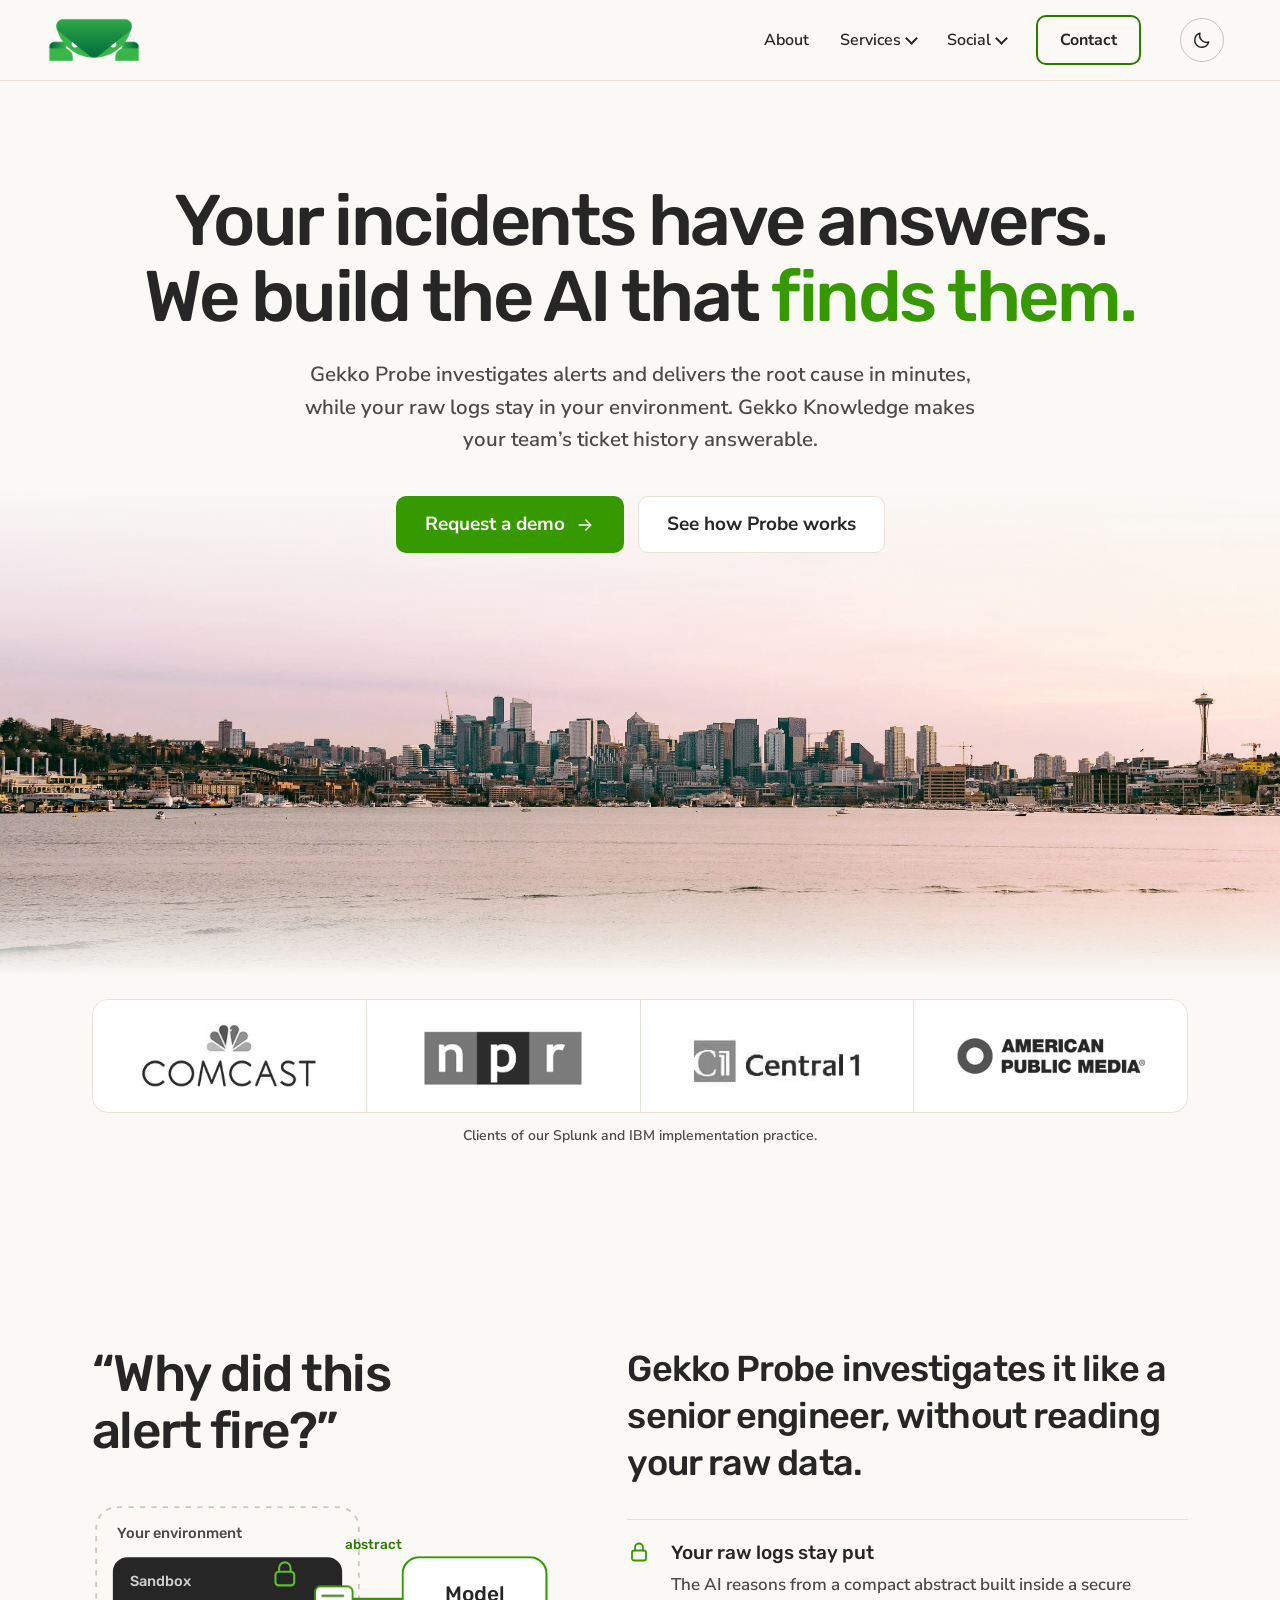
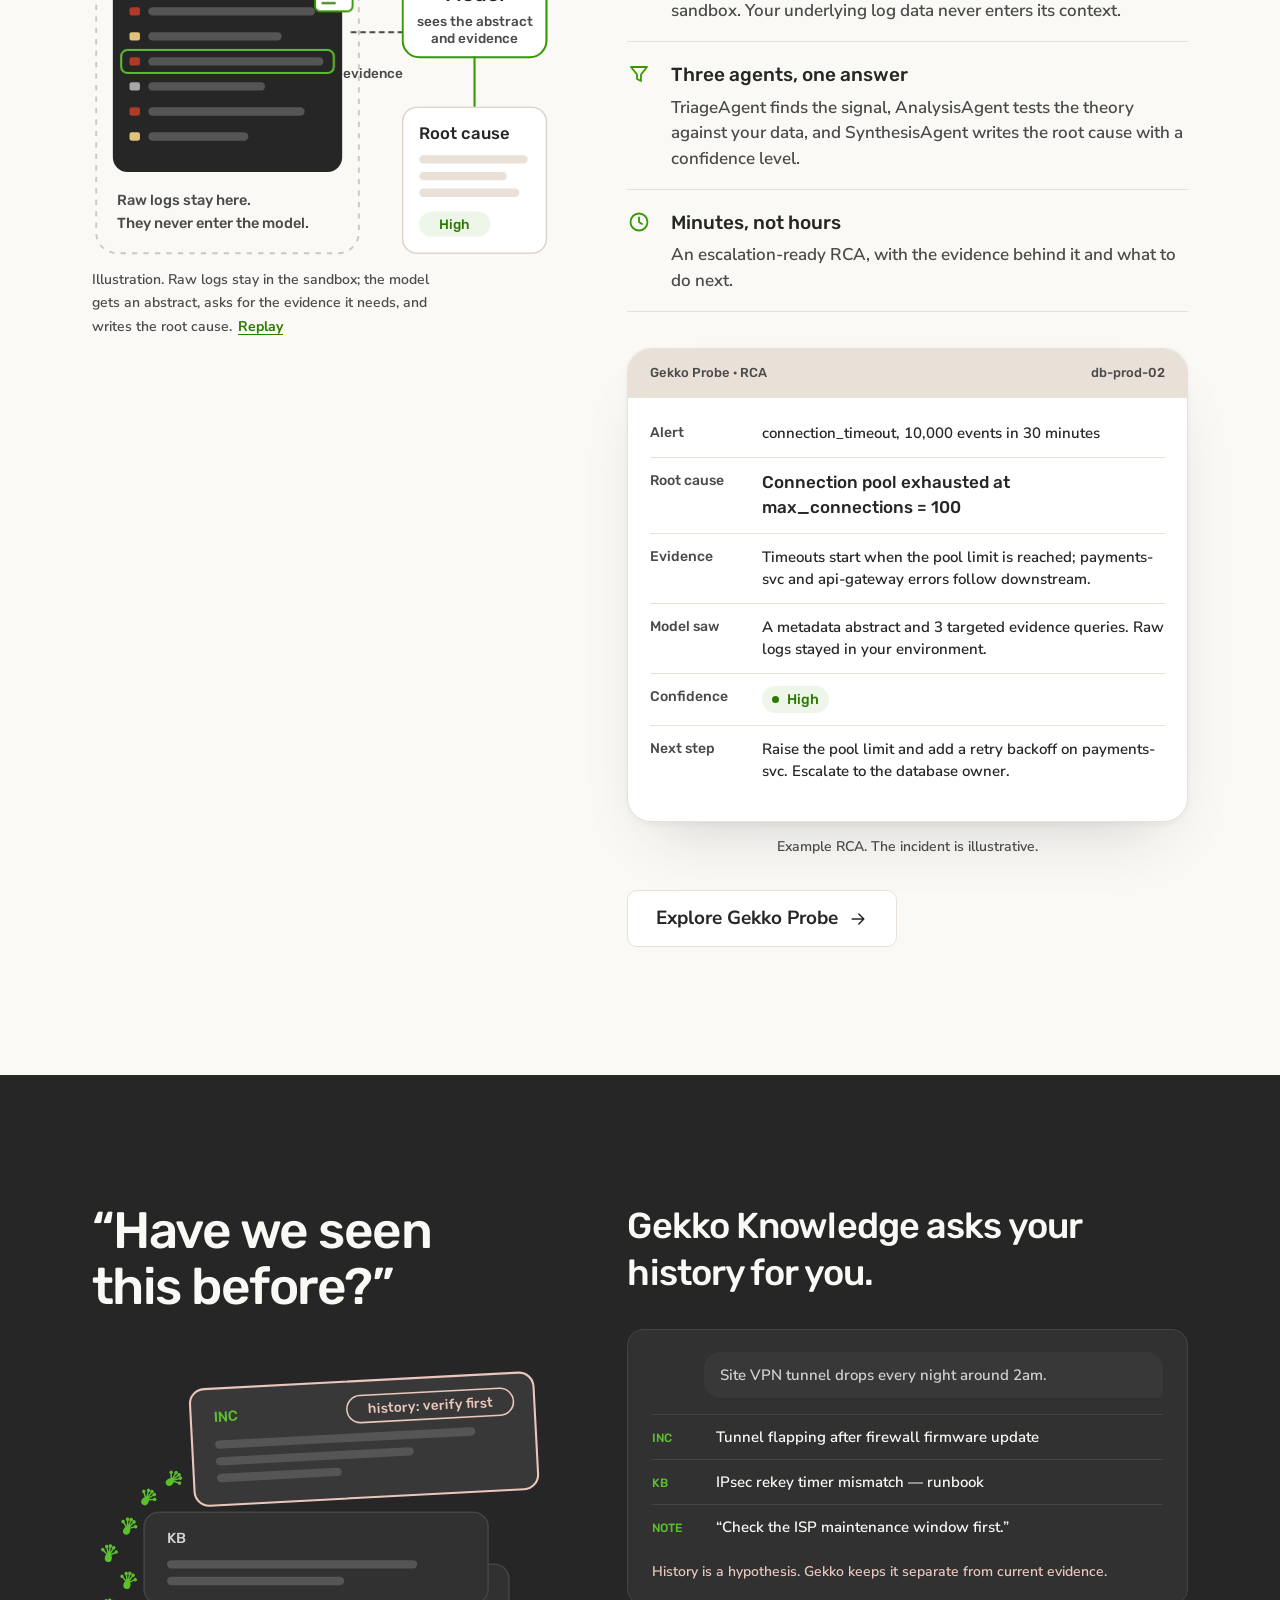
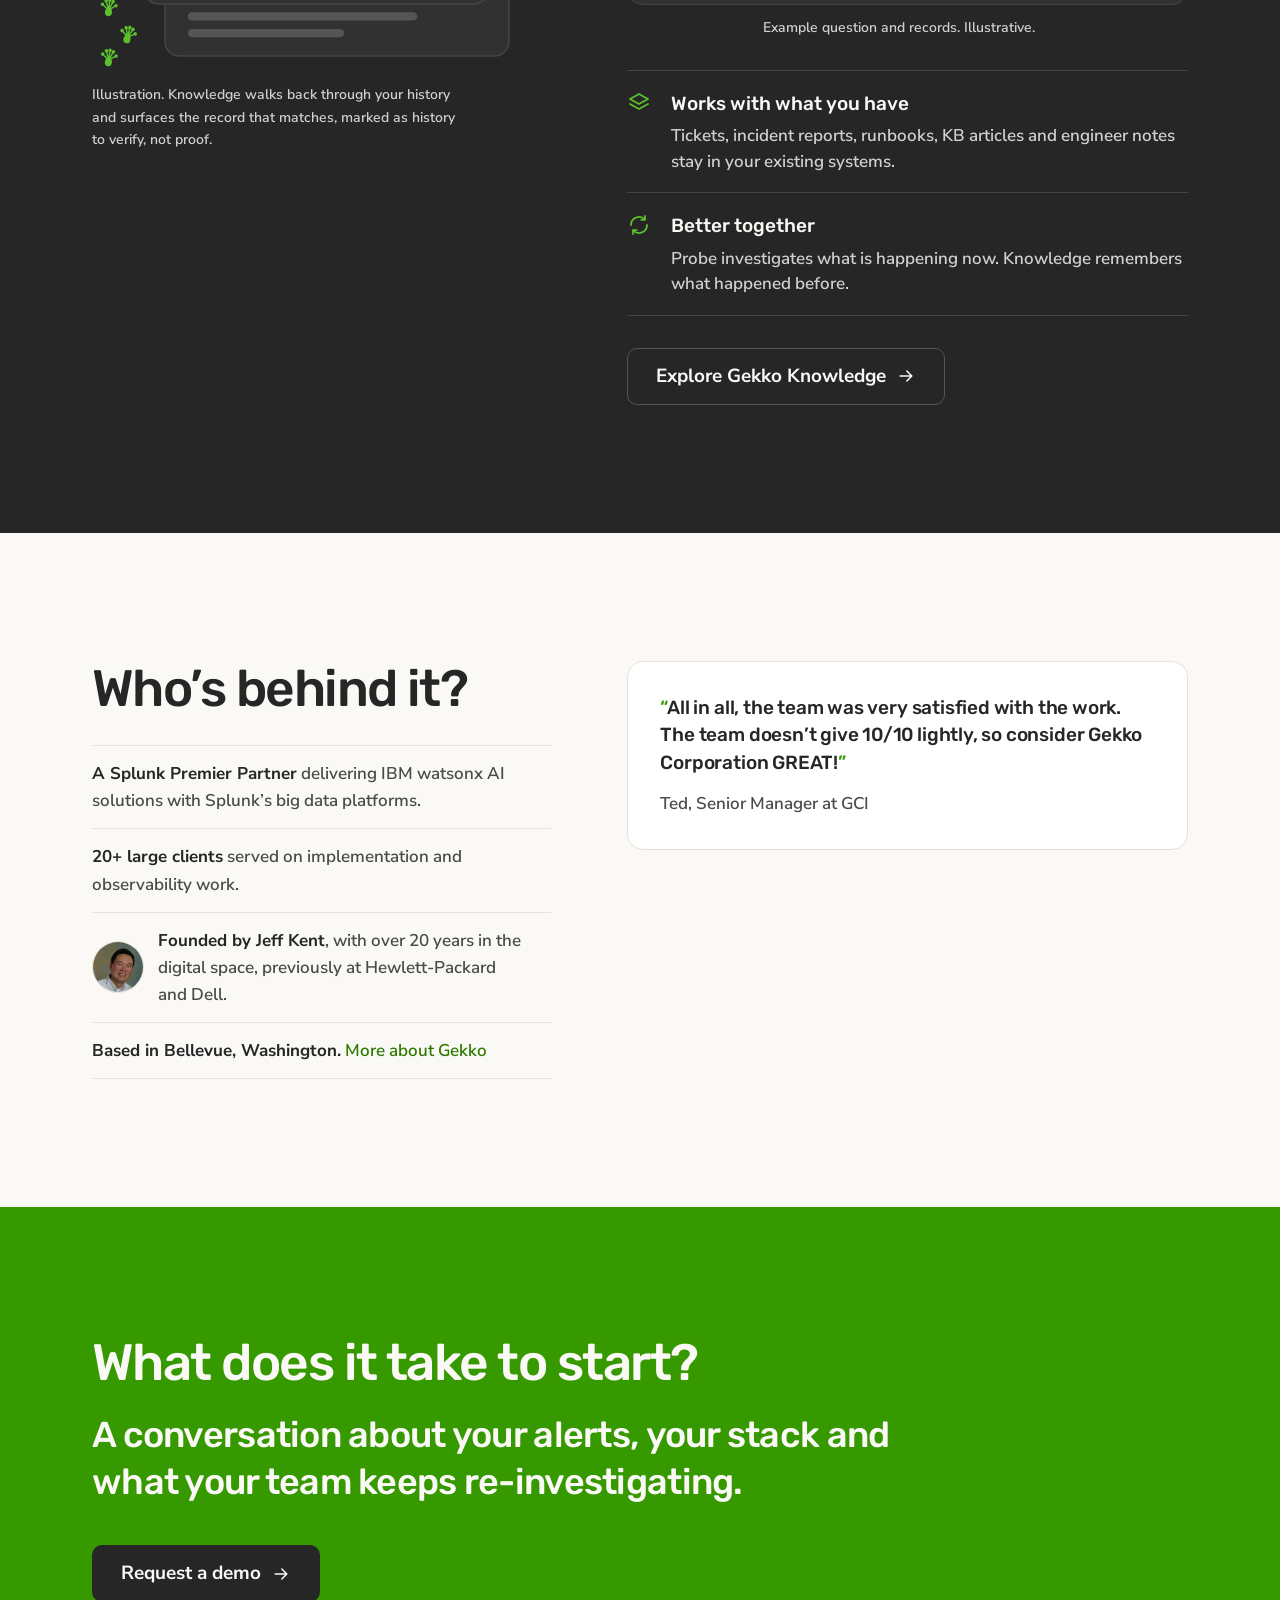
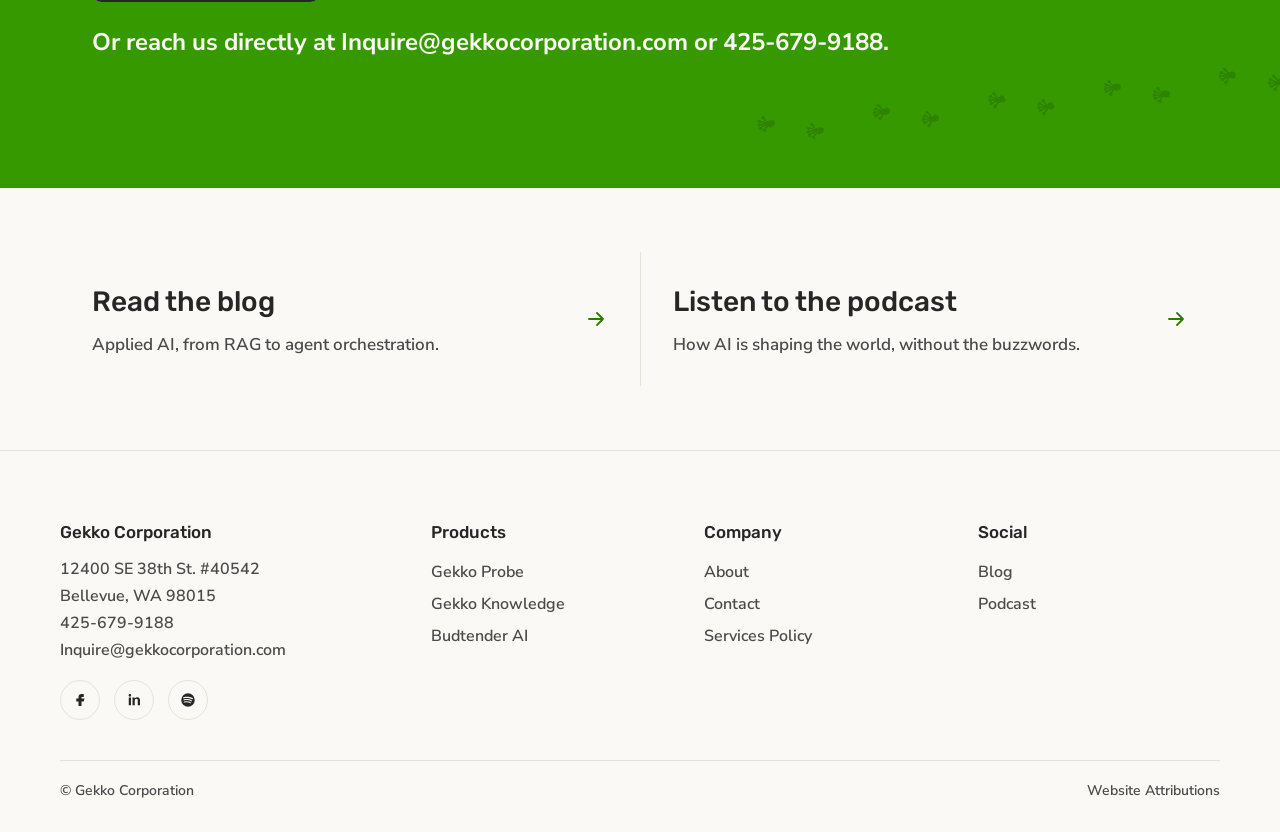
<file: pages/home.html>
<!doctype html>
<html lang="en"><head>
<meta charset="utf-8"><meta name="viewport" content="width=device-width,initial-scale=1">
<meta name="robots" content="noindex, nofollow">
<title>Home · New gekkocorporation.com (preview)</title>
<link rel="stylesheet" href="../assets/css/site.css">
<link rel="stylesheet" href="../assets/css/code-block.css">
<link rel="stylesheet" href="../assets/css/custom.css">
<link rel="stylesheet" href="../assets/fonts/fonts.css">
<script>(function () {
try {
var t = localStorage.getItem("gk-theme");
if (t === "dark" || t === "light") document.documentElement.setAttribute("data-theme", t);
} catch (e) {}
})();</script>
<style id="gk-shared">.gk{--gk-cream: #FAF9F6;--gk-paper: #FFFFFF;--gk-tan: #E9E1D8;--gk-tan-line: #DFD5C8;--gk-ink: #262626;--gk-ink-soft: #4A4A4A;--gk-ink-raised: #313131;--gk-ink-line: #444444;--gk-mist: #D0D0D0;--gk-green: #369900;--gk-green-ink: #2D7A00;--gk-green-deep: #2E8400;--gk-green-bright: #5CBF2E;--gk-green-wash: rgba(54,153,0,.09);--gk-pink: #EAC7BD;--gk-tan-faint: #F1ECE5;--gk-tan-dot: #D0C6BC;--gk-ink-deep: #242424;--gk-ink-lift: #383838;--gk-ink-edge: #555555;--gk-ink-pressed: #111111;--gk-ash: #A8A8A8;--gk-caution-line: #E2C27A;--gk-caution-ink: #8A6200;--gk-caution-wash: #FBF1DC;--gk-error-ink: #B03A28;--gk-error-wash: rgba(176,58,40,.1);--gk-ink-scrim: rgba(38,38,38,.72);--gk-font-head: "Rubik",system-ui,sans-serif;--gk-font-body: "Nunito Sans",system-ui,sans-serif;--gk-text-display: clamp(2.75rem,5.6vw,4.5rem);--gk-text-display-split: clamp(2.75rem,4.8vw,4rem);--gk-text-headline: clamp(2rem,4vw,3.25rem);--gk-text-title: clamp(1.375rem,2.2vw,1.75rem);--gk-text-statement: clamp(1.5rem,3vw,2.25rem);--gk-text-lede: clamp(1.125rem,1.6vw,1.3125rem);--gk-text-body-lg: 1.1875rem;--gk-text-body: 1.0625rem;--gk-text-compact: .9375rem;--gk-text-small: .9375rem;--gk-text-caption: .875rem;--gk-text-label: .8125rem;--gk-text-micro: .75rem;--gk-space-xs: 8px;--gk-space-sm: 16px;--gk-space-md: 24px;--gk-space-lg: 40px;--gk-space-xl: 64px;--gk-section-pad: clamp(80px,10vw,128px);--gk-gutter: clamp(20px,4vw,32px);--gk-wrap: 1160px;--gk-radius-xs: 4px;--gk-radius-sm: 6px;--gk-radius-md: 10px;--gk-radius-lg: 16px;--gk-radius-xl: 24px;--gk-shadow-object: 0 32px 64px -32px rgba(38,38,38,.22),0 2px 6px rgba(38,38,38,.05);--gk-ease-out: cubic-bezier(.16,1,.3,1);--gk-focus: var(--gk-green-ink);--gk-trail-h: url("data:image/svg+xml,%3Csvg xmlns='http://www.w3.org/2000/svg' width='96' height='30' viewBox='0 0 96 30'%3E%3Cg fill='black'%3E%3Cg transform='translate(24 9)'%3E%3Cg transform='rotate(90)'%3E%3Cellipse cx='0' cy='2' rx='3.4' ry='3.8'/%3E%3Cpath fill='none' stroke='black' stroke-width='1.4' stroke-linecap='round' d='M0 0L-6.5-5M0 0L-3.4-8.6M0 0L0-9.6M0 0L3.4-8.6M0 0L6.5-5'/%3E%3Ccircle cx='-6.5' cy='-5' r='1.7'/%3E%3Ccircle cx='-3.4' cy='-8.6' r='1.7'/%3E%3Ccircle cx='0' cy='-9.6' r='1.7'/%3E%3Ccircle cx='3.4' cy='-8.6' r='1.7'/%3E%3Ccircle cx='6.5' cy='-5' r='1.7'/%3E%3C/g%3E%3C/g%3E%3Cg transform='translate(72 21)'%3E%3Cg transform='rotate(90)'%3E%3Cellipse cx='0' cy='2' rx='3.4' ry='3.8'/%3E%3Cpath fill='none' stroke='black' stroke-width='1.4' stroke-linecap='round' d='M0 0L-6.5-5M0 0L-3.4-8.6M0 0L0-9.6M0 0L3.4-8.6M0 0L6.5-5'/%3E%3Ccircle cx='-6.5' cy='-5' r='1.7'/%3E%3Ccircle cx='-3.4' cy='-8.6' r='1.7'/%3E%3Ccircle cx='0' cy='-9.6' r='1.7'/%3E%3Ccircle cx='3.4' cy='-8.6' r='1.7'/%3E%3Ccircle cx='6.5' cy='-5' r='1.7'/%3E%3C/g%3E%3C/g%3E%3C/g%3E%3C/svg%3E");--gk-trail-v: url("data:image/svg+xml,%3Csvg xmlns='http://www.w3.org/2000/svg' width='30' height='60' viewBox='0 0 30 60'%3E%3Cg fill='black'%3E%3Cg transform='translate(9 16)'%3E%3Cg transform='rotate(180)'%3E%3Cellipse cx='0' cy='2' rx='3.4' ry='3.8'/%3E%3Cpath fill='none' stroke='black' stroke-width='1.4' stroke-linecap='round' d='M0 0L-6.5-5M0 0L-3.4-8.6M0 0L0-9.6M0 0L3.4-8.6M0 0L6.5-5'/%3E%3Ccircle cx='-6.5' cy='-5' r='1.7'/%3E%3Ccircle cx='-3.4' cy='-8.6' r='1.7'/%3E%3Ccircle cx='0' cy='-9.6' r='1.7'/%3E%3Ccircle cx='3.4' cy='-8.6' r='1.7'/%3E%3Ccircle cx='6.5' cy='-5' r='1.7'/%3E%3C/g%3E%3C/g%3E%3Cg transform='translate(21 46)'%3E%3Cg transform='rotate(180)'%3E%3Cellipse cx='0' cy='2' rx='3.4' ry='3.8'/%3E%3Cpath fill='none' stroke='black' stroke-width='1.4' stroke-linecap='round' d='M0 0L-6.5-5M0 0L-3.4-8.6M0 0L0-9.6M0 0L3.4-8.6M0 0L6.5-5'/%3E%3Ccircle cx='-6.5' cy='-5' r='1.7'/%3E%3Ccircle cx='-3.4' cy='-8.6' r='1.7'/%3E%3Ccircle cx='0' cy='-9.6' r='1.7'/%3E%3Ccircle cx='3.4' cy='-8.6' r='1.7'/%3E%3Ccircle cx='6.5' cy='-5' r='1.7'/%3E%3C/g%3E%3C/g%3E%3C/g%3E%3C/svg%3E");--gk-bg: var(--gk-cream);--gk-bg-raised: var(--gk-paper);--gk-bg-ink: var(--gk-ink);--gk-bg-green: var(--gk-green);--gk-fg: var(--gk-ink);--gk-fg-soft: var(--gk-ink-soft);--gk-line: var(--gk-tan);--gk-line-strong: var(--gk-tan-line);--gk-line-dot: var(--gk-tan-dot);--gk-tint: var(--gk-tan);--gk-tint-faint: var(--gk-tan-faint);--gk-accent-text: var(--gk-green-ink);--gk-error-text: var(--gk-error-ink);--gk-caution-text: var(--gk-caution-ink);--gk-media-dim: 1;--gk-media-sat: 1;--gk-accent-display: var(--gk-green);--gk-btn-bg: var(--gk-green);--gk-btn-bg-hover: var(--gk-green-deep);--gk-trail-on-green: var(--gk-green-deep);--gk-chip-light: var(--gk-paper);--gk-caution-bg: var(--gk-caution-wash);--gk-caution-border: var(--gk-caution-line);background: var(--gk-bg);color: var(--gk-fg);font-family: var(--gk-font-body);font-weight: 600;font-size: var(--gk-text-body);line-height: 1.6;-webkit-font-smoothing: antialiased;text-rendering: optimizeLegibility;font-kerning: normal}html[data-theme="dark"] .gk{--gk-bg: #191816;--gk-bg-raised: #22211E;--gk-bg-ink: #0F0F0E;--gk-bg-green: #2C7A00;--gk-fg: #EEEAE2;--gk-fg-soft: #B9B3A8;--gk-line: #34322E;--gk-line-strong: #46423C;--gk-line-dot: #6A645B;--gk-tint: #2B2926;--gk-tint-faint: #24221F;--gk-accent-text: #6BCB3D;--gk-error-text: #E8836F;--gk-caution-text: #E2C27A;--gk-media-dim: .72;--gk-media-sat: .85;--gk-accent-display: #5CBF2E;--gk-btn-bg: #2C7A00;--gk-btn-bg-hover: #369900;--gk-trail-on-green: rgba(0,0,0,.28);--gk-chip-light: #EEEAE2;--gk-caution-bg: rgba(226,194,122,.10);--gk-caution-border: rgba(226,194,122,.35);--gk-ink-raised: #272521;--gk-ink-line: #3A3733;--gk-ink-lift: #302E2A;--gk-ink-edge: #4A4640;--gk-ink-deep: #1C1B19;--gk-focus: #6BCB3D;--gk-shadow-object: 0 32px 64px -32px rgba(0,0,0,.7),0 2px 6px rgba(0,0,0,.3);color-scheme: dark}.gk *,.gk *::before,.gk *::after{box-sizing: border-box}.gk :where(h1,h2,h3,h4,p,ul,ol,li,figure,blockquote,dl,dd){margin: 0;padding: 0}.gk :where(ul,ol){list-style: none}.gk :where(img,svg){display: block;max-width: 100%}.gk :where(img){height: auto}.gk :where(svg){flex: none}.gk :where(b,strong){font-weight: 700}.gk ::selection{background: var(--gk-pink);color: var(--gk-ink)}.gk h1,.gk h2,.gk h3,.gk h4{font-family: var(--gk-font-head);font-weight: 500;color: inherit;text-transform: none;text-wrap: balance}.gk h1,.gk .gk-display{font-size: var(--gk-text-display);line-height: 1.05;letter-spacing: -.035em}.gk h2,.gk .gk-headline{font-size: var(--gk-text-headline);line-height: 1.1;letter-spacing: -.03em}.gk h3,.gk .gk-title{font-size: var(--gk-text-title);line-height: 1.2;letter-spacing: -.02em}.gk :where(h1,h2) em{font-style: normal;color: var(--gk-accent-display)}.gk .gk-lede{font-size: var(--gk-text-lede);line-height: 1.6;max-width: 62ch;color: var(--gk-fg-soft);text-wrap: pretty}.gk p{max-width: 68ch;text-wrap: pretty}.gk :where(li,dd,figcaption){text-wrap: pretty}.gk .gk-label{font-family: var(--gk-font-head);font-weight: 500;font-size: var(--gk-text-caption);line-height: 1.3;letter-spacing: 0}.gk a{color: var(--gk-accent-text);text-decoration-thickness: 1px;text-underline-offset: .2em}.gk a:hover{text-decoration-thickness: 2px}.gk :focus-visible{outline: 3px solid var(--gk-focus);outline-offset: 3px;border-radius: var(--gk-radius-xs)}.gk .gk-wrap{width: 100%;max-width: var(--gk-wrap);margin-inline: auto;padding-inline: var(--gk-gutter)}.gk .gk-section{padding-block: var(--gk-section-pad)}.gk .gk-section--cream{background: var(--gk-bg);color: var(--gk-fg)}.gk .gk-section--ink{--gk-focus: var(--gk-pink);background: var(--gk-bg-ink);color: var(--gk-cream)}.gk .gk-section--ink .gk-lede,.gk .gk-section--ink p{color: var(--gk-mist)}.gk .gk-section--ink a:not(.gk-btn){color: var(--gk-green-bright)}.gk .gk-section--ink .gk-btn--secondary{background: transparent;color: var(--gk-cream);border-color: var(--gk-ink-edge)}.gk .gk-section--ink .gk-btn--secondary:hover{border-color: var(--gk-pink);color: var(--gk-pink)}.gk .gk-section--ink :where(h1,h2) em{color: var(--gk-green-bright)}.gk .gk-section--green{--gk-focus: var(--gk-ink);background: var(--gk-bg-green);color: var(--gk-cream)}.gk .gk-section--green a:not(.gk-btn){color: var(--gk-cream);font-weight: 700}.gk .gk-cta{position: relative;overflow: hidden}.gk .gk-cta .gk-wrap{position: relative;z-index: 1}.gk .gk-cta h2{max-width: 22ch}.gk .gk-cta-line{max-width: 36ch;margin-top: 20px;font-family: var(--gk-font-head);font-weight: 500;font-size: var(--gk-text-statement);line-height: 1.3;letter-spacing: -.02em;color: var(--gk-cream)}.gk .gk-cta-direct{max-width: none;margin-top: 24px;font-size: 1.5rem;line-height: 1.4;font-weight: 700;color: var(--gk-cream)}.gk .gk-cta-direct a{white-space: nowrap;text-decoration-thickness: 2px}.gk .gk-cta .gk-btn--secondary{background: transparent;color: var(--gk-cream);border-color: var(--gk-cream)}.gk .gk-cta .gk-btn--secondary:hover{background: var(--gk-cream);color: var(--gk-ink)}.gk .gk-cta::after{content: "";position: absolute;right: -24px;bottom: 12%;width: min(44vw,560px);height: 30px;background-color: var(--gk-trail-on-green);-webkit-mask: var(--gk-trail-h) space no-repeat 0 50% / auto 100%;mask: var(--gk-trail-h) space no-repeat 0 50% / auto 100%;transform: rotate(174deg);transform-origin: center;pointer-events: none}@media (max-width: 860px){.gk .gk-cta::after{display: none}}.gk .gk-stack>* + *{margin-top: var(--gk-space-md)}.gk .gk-actions{display: flex;flex-wrap: wrap;gap: 14px;margin-top: var(--gk-space-lg)}.gk .gk-btn{display: inline-flex;align-items: center;justify-content: center;gap: 10px;min-height: 56px;padding: 16px 28px;border: 1px solid transparent;border-radius: var(--gk-radius-md);font-family: var(--gk-font-body);font-weight: 700;font-size: 1.1875rem;line-height: 1.2;text-decoration: none;white-space: nowrap;cursor: pointer;transition: background-color .2s var(--gk-ease-out),border-color .2s var(--gk-ease-out),color .2s var(--gk-ease-out)}.gk .gk-btn svg{width: 20px;height: 20px;transition: transform .25s var(--gk-ease-out)}.gk .gk-btn:hover svg{transform: translateX(3px)}.gk .gk-btn--primary{background: var(--gk-btn-bg);color: var(--gk-cream)}.gk .gk-btn--primary:hover{background: var(--gk-btn-bg-hover)}.gk .gk-btn--secondary{background: var(--gk-bg-raised);color: var(--gk-fg);border-color: var(--gk-line)}.gk .gk-btn--secondary:hover{border-color: var(--gk-accent-text);color: var(--gk-accent-text)}.gk .gk-section--green .gk-btn--primary,.gk .gk-btn--ink{background: var(--gk-ink);color: var(--gk-cream)}.gk .gk-section--green .gk-btn--primary:hover,.gk .gk-btn--ink:hover{background: var(--gk-ink-pressed)}.gk .gk-chips{display: flex;flex-wrap: wrap;gap: 10px}.gk .gk-chip{display: inline-flex;align-items: center;gap: 8px;padding: 9px 16px;border: 1px solid var(--gk-line);border-radius: 999px;background: var(--gk-bg-raised);font-family: var(--gk-font-head);font-weight: 500;font-size: .875rem;line-height: 1.3}.gk .gk-chip::before{content: "";width: 6px;height: 6px;border-radius: 50%;background: var(--gk-green)}.gk .gk-panel{padding: 28px;border: 1px solid var(--gk-line);border-radius: var(--gk-radius-lg);background: var(--gk-bg-raised)}.gk .gk-section--ink .gk-panel{border-color: var(--gk-ink-line);background: var(--gk-ink-raised)}.gk .gk-trail{display: block;height: 30px;color: var(--gk-line-dot);background-color: currentColor;-webkit-mask: var(--gk-trail-h) space no-repeat 0 50% / auto 100%;mask: var(--gk-trail-h) space no-repeat 0 50% / auto 100%}.gk .gk-trail--v{width: 30px;height: auto;-webkit-mask: var(--gk-trail-v) no-repeat space 50% 0 / 100% auto;mask: var(--gk-trail-v) no-repeat space 50% 0 / 100% auto}.gk .gk-section--ink .gk-trail{color: var(--gk-green-bright)}.gk .gk-section--green .gk-trail{color: var(--gk-trail-on-green)}.gk .gk-icon{width: 24px;height: 24px;fill: none;stroke: currentColor;stroke-width: 1.8;stroke-linecap: round;stroke-linejoin: round}.gk .gk-example-note{font-size: var(--gk-text-small);color: var(--gk-fg-soft);margin-top: 14px}.gk .gk-visually-hidden{position: absolute !important;width: 1px;height: 1px;overflow: hidden;clip: rect(0 0 0 0);clip-path: inset(50%);white-space: nowrap}@media (max-width: 600px){.gk .gk-btn{width: 100%;white-space: normal;text-align: center}}section.page-section:has(.gk){padding-bottom: 0 !important;min-height: 0 !important}section.page-section:has(.gk){padding-top: 0 !important}section.page-section:first-child:has(.gk){padding-top: var(--header-height,0px) !important}section.page-section:has(.gk)>.content-wrapper{padding-top: 0 !important;padding-bottom: 0 !important;max-width: none !important}section.page-section:has(.gk) .fe-block:has(.gk){grid-area: 1 / 1 / -1 / -1 !important}section.page-section:has(.gk) .sqs-block:has(.gk){padding: 0 !important}section.page-section:has(.gk) .sqs-block-content:has(.gk){overflow: visible !important;height: auto !important}.gk [hidden]{display: none !important}.gk [id]{scroll-margin-top: calc(var(--header-height,80px) + 24px)}@media (prefers-reduced-motion: reduce){.gk *,.gk *::before,.gk *::after{transition-duration: .01ms !important;animation-duration: .01ms !important;animation-iteration-count: 1 !important}}@media (prefers-color-scheme: dark){html:not([data-theme="light"]) .gk{--gk-bg: #191816;--gk-bg-raised: #22211E;--gk-bg-ink: #0F0F0E;--gk-bg-green: #2C7A00;--gk-fg: #EEEAE2;--gk-fg-soft: #B9B3A8;--gk-line: #34322E;--gk-line-strong: #46423C;--gk-line-dot: #6A645B;--gk-tint: #2B2926;--gk-tint-faint: #24221F;--gk-accent-text: #6BCB3D;--gk-error-text: #E8836F;--gk-caution-text: #E2C27A;--gk-media-dim: .72;--gk-media-sat: .85;--gk-accent-display: #5CBF2E;--gk-btn-bg: #2C7A00;--gk-btn-bg-hover: #369900;--gk-trail-on-green: rgba(0,0,0,.28);--gk-chip-light: #EEEAE2;--gk-caution-bg: rgba(226,194,122,.10);--gk-caution-border: rgba(226,194,122,.35);--gk-ink-raised: #272521;--gk-ink-line: #3A3733;--gk-ink-lift: #302E2A;--gk-ink-edge: #4A4640;--gk-ink-deep: #1C1B19;--gk-focus: #6BCB3D;--gk-shadow-object: 0 32px 64px -32px rgba(0,0,0,.7),0 2px 6px rgba(0,0,0,.3);color-scheme: dark}}</style>
<style id="gk-theme">html[data-theme="dark"]{--white-hsl: 40,6.4%,9.2%;--black-hsl: 40,26%,91%;--lightAccent-hsl: 36,6.2%,15.9%;--sqsp-palette-lightest-color: hsla(40,6.4%,9.2%,1);--sqsp-palette-darkest-color: hsla(40,26%,91%,1);color-scheme: dark;background: #191816}html[data-theme="dark"] :is([data-section-theme="black"],[data-section-theme="black-bold"],[data-section-theme="dark"],[data-section-theme="dark-bold"]){--white-hsl: 45,28.57%,97.25%;--black-hsl: 0,0%,14.9%;--lightAccent-hsl: 31.76,27.87%,88.04%}.gk-theme-toggle{display: inline-grid;place-items: center;width: 44px;height: 44px;margin: 0 8px;padding: 0;border: 1px solid hsla(var(--black-hsl,0,0%,14.9%),.25);border-radius: 50%;background: transparent;color: hsla(var(--black-hsl,0,0%,14.9%),1);cursor: pointer;transition: border-color .2s ease,color .2s ease}.gk-theme-toggle:hover{border-color: currentColor}.gk-theme-toggle:focus-visible{outline: 3px solid #2D7A00;outline-offset: 3px}html[data-theme="dark"] .gk-theme-toggle:focus-visible{outline-color: #6BCB3D}.gk-theme-toggle svg{width: 20px;height: 20px;fill: none;stroke: currentColor;stroke-width: 1.8;stroke-linecap: round;stroke-linejoin: round}.gk-theme-toggle .gk-t-sun{display: none}html[data-theme="dark"] .gk-theme-toggle .gk-t-sun{display: block}html[data-theme="dark"] .gk-theme-toggle .gk-t-moon{display: none}.gk-theme-toggle--float{position: fixed;left: 16px;bottom: 16px;z-index: 9999;margin: 0;background: hsla(var(--white-hsl,45,28.57%,97.25%),.92);box-shadow: 0 8px 24px -12px rgba(0,0,0,.4)}@media (prefers-reduced-motion: reduce){.gk-theme-toggle{transition: none}}@media (prefers-color-scheme: dark){html:not([data-theme="light"]){--white-hsl: 40,6.4%,9.2%;--black-hsl: 40,26%,91%;--lightAccent-hsl: 36,6.2%,15.9%;--sqsp-palette-lightest-color: hsla(40,6.4%,9.2%,1);--sqsp-palette-darkest-color: hsla(40,26%,91%,1);color-scheme: dark;background: #191816}html:not([data-theme="light"]) :is([data-section-theme="black"],[data-section-theme="black-bold"],[data-section-theme="dark"],[data-section-theme="dark-bold"]){--white-hsl: 45,28.57%,97.25%;--black-hsl: 0,0%,14.9%;--lightAccent-hsl: 31.76,27.87%,88.04%}html:not([data-theme="light"]) .gk-theme-toggle:focus-visible{outline-color: #6BCB3D}html:not([data-theme="light"]) .gk-theme-toggle .gk-t-sun{display: block}html:not([data-theme="light"]) .gk-theme-toggle .gk-t-moon{display: none}}</style>
<style id="gk-native">:root{--gkn-accent: #369900;--gkn-accent-hover: #2E8400;--gkn-accent-text: #2D7A00;--gkn-on-accent: #FAF9F6;--gkn-line: #E9E1D8;--gkn-field: #FFFFFF;--gkn-select-bg: #EAC7BD;--gkn-select-text: #262626}html[data-theme="dark"]{--gkn-accent: #2C7A00;--gkn-accent-hover: #369900;--gkn-accent-text: #6BCB3D;--gkn-on-accent: #FAF9F6;--gkn-line: #34322E;--gkn-field: #22211E}::selection{background: var(--gkn-select-bg);color: var(--gkn-select-text)}:focus-visible{outline: 3px solid var(--gkn-accent-text);outline-offset: 3px}:is(.sqs-html-content,.blog-item-title,.blog-title,.entry-title) :is(h1,h2,h3,h4),.blog-item-title,.blog-title a,.entry-title a{font-family: "Rubik",system-ui,sans-serif;font-weight: 500;letter-spacing: -.02em;color: hsla(var(--black-hsl),1);text-wrap: balance}.header-actions-action--cta .btn{border-radius: 10px !important;border-color: var(--gkn-accent-text) !important;color: var(--gkn-accent-text) !important;background: transparent !important;font-family: "Nunito Sans",system-ui,sans-serif !important;font-weight: 700 !important;font-size: 1.0625rem !important;line-height: 1.2 !important;padding: 12px 22px !important;text-transform: none !important;letter-spacing: 0 !important;transition: background-color .2s,color .2s}.header-actions-action--cta .btn:hover{background: var(--gkn-accent-text) !important;color: hsla(var(--white-hsl),1) !important;opacity: 1 !important}.sqs-html-content a:not(.sqs-button-element--primary):not(.btn){color: var(--gkn-accent-text);text-decoration-thickness: 1px;text-underline-offset: .2em}.sqs-html-content a:not(.sqs-button-element--primary):not(.btn):hover{text-decoration-thickness: 2px}.blog-more-link,.blog-item-meta a,.blog-categories-list a{color: var(--gkn-accent-text) !important}.blog-more-link{font-weight: 700;text-decoration: none}.blog-more-link:hover{text-decoration: underline;text-underline-offset: .2em}.blog-title a:hover{color: var(--gkn-accent-text)}.blog-image-wrapper img,.blog-basic-grid img{border-radius: 16px}.blog-item-top-wrapper,.blog-item-content-wrapper,.blog-item-author-profile-wrapper{max-width: 760px;margin-left: auto !important;margin-right: auto !important}.blog-item-content .sqs-html-content p,.blog-item-content .sqs-html-content li{max-width: 34em;font-size: 1.125rem;line-height: 1.7}.blog-item-content .sqs-html-content h2,.blog-item-content .sqs-html-content h3{margin-top: 1.6em}.blog-item-content .sqs-html-content hr{border: 0;border-top: 1px solid var(--gkn-line)}.blog-item-content img{border-radius: 16px}.page-section .sqs-html-content :is(p,li){max-width: 36em}@media (max-width: 767px){section.page-section:not(:has(.gk))>.content-wrapper{padding-left: max(16px,var(--sqs-mobile-site-gutter,6vw)) !important;padding-right: max(16px,var(--sqs-mobile-site-gutter,6vw)) !important}}:is(.form-wrapper,.newsletter-form) :is(input[type="text"],input[type="email"],input[type="tel"],textarea,select){border: 1px solid var(--gkn-line) !important;border-radius: 10px !important;background: var(--gkn-field) !important;color: hsla(var(--black-hsl),1) !important;font-family: "Nunito Sans",system-ui,sans-serif !important;font-size: 1rem !important;padding: 12px 14px !important}:is(.form-wrapper,.newsletter-form) :is(input,textarea,select):focus-visible{outline: 3px solid var(--gkn-accent-text);outline-offset: 2px}:is(.form-wrapper,.newsletter-form) :is(.title,label,legend){font-family: "Nunito Sans",system-ui,sans-serif;font-weight: 600}:is(.form-wrapper .form-button-wrapper,.newsletter-form-button-wrapper) button,.form-wrapper button[type="submit"]{border: 0 !important;border-radius: 10px !important;background: var(--gkn-accent) !important;color: var(--gkn-on-accent) !important;font-family: "Nunito Sans",system-ui,sans-serif !important;font-weight: 700 !important;font-size: 1.1875rem !important;text-transform: none !important;letter-spacing: 0 !important;padding: 16px 28px !important}:is(.form-wrapper .form-button-wrapper,.newsletter-form-button-wrapper) button:hover,.form-wrapper button[type="submit"]:hover{background: var(--gkn-accent-hover) !important}footer.sections a:not(.btn),#footer-sections a:not(.btn){text-decoration-thickness: 1px;text-underline-offset: .2em}footer.sections a:not(.btn):hover,#footer-sections a:not(.btn):hover{color: var(--gkn-accent-text)}@media (prefers-color-scheme: dark){html:not([data-theme="light"]){--gkn-accent: #2C7A00;--gkn-accent-hover: #369900;--gkn-accent-text: #6BCB3D;--gkn-on-accent: #FAF9F6;--gkn-line: #34322E;--gkn-field: #22211E}}</style>
<style>body{margin:0;background:hsla(var(--white-hsl),1)}</style>
</head><body class="primary-button-style-solid primary-button-shape-pill secondary-button-style-outline secondary-button-shape-pill tertiary-button-style-outline tertiary-button-shape-underline form-field-style-solid form-field-shape-square form-field-border-bottom form-field-hover-focus-opacity form-field-checkbox-type-icon form-field-checkbox-fill-outline form-field-checkbox-color-inverted form-field-checkbox-shape-square form-field-checkbox-layout-stack form-field-radio-type-icon form-field-radio-fill-outline form-field-radio-color-inverted form-field-radio-shape-square form-field-radio-layout-stack form-field-survey-fill-outline form-field-survey-color-inverted form-field-survey-shape-square form-submit-button-style-bar tweak-global-animations-animation-type-none tweak-global-animations-animation-curve-ease image-block-poster-text-alignment-center image-block-card-content-position-center image-block-card-text-alignment-left image-block-overlap-content-position-center image-block-overlap-text-alignment-left image-block-collage-content-position-top image-block-collage-text-alignment-left image-block-stack-text-alignment-left tweak-blog-alternating-side-by-side-width-full tweak-blog-alternating-side-by-side-image-aspect-ratio-11-square tweak-blog-alternating-side-by-side-text-alignment-left tweak-blog-alternating-side-by-side-read-more-style-show tweak-blog-alternating-side-by-side-image-text-alignment-middle tweak-blog-alternating-side-by-side-delimiter-bullet tweak-blog-alternating-side-by-side-meta-position-top tweak-blog-alternating-side-by-side-primary-meta-categories tweak-blog-alternating-side-by-side-secondary-meta-date tweak-blog-alternating-side-by-side-excerpt-show form-use-theme-colors tweak-global-animations-complexity-level-detailed tweak-global-animations-animation-style-fade tweak-blog-masonry-width-full tweak-blog-masonry-text-alignment-left tweak-blog-masonry-primary-meta-categories tweak-blog-masonry-secondary-meta-date tweak-blog-masonry-meta-position-top tweak-blog-masonry-read-more-style-show tweak-blog-masonry-delimiter-space tweak-blog-masonry-image-placement-above tweak-blog-masonry-excerpt-show tweak-portfolio-grid-overlay-width-full tweak-portfolio-grid-overlay-height-large tweak-portfolio-grid-overlay-image-aspect-ratio-11-square tweak-portfolio-grid-overlay-text-placement-center tweak-portfolio-grid-overlay-show-text-after-hover tweak-blog-single-column-width-full tweak-blog-single-column-text-alignment-left tweak-blog-single-column-image-placement-above tweak-blog-single-column-delimiter-bullet tweak-blog-single-column-read-more-style-hide tweak-blog-single-column-primary-meta-date tweak-blog-single-column-secondary-meta-none tweak-blog-single-column-meta-position-top tweak-blog-single-column-content-full-post header-width-full tweak-fixed-header tweak-fixed-header-style-basic tweak-blog-item-width-medium tweak-blog-item-text-alignment-center tweak-blog-item-meta-position-above-title tweak-blog-item-show-date tweak-blog-item-delimiter-bullet tweak-blog-side-by-side-width-inset tweak-blog-side-by-side-image-placement-left tweak-blog-side-by-side-image-aspect-ratio-11-square tweak-blog-side-by-side-primary-meta-categories tweak-blog-side-by-side-secondary-meta-date tweak-blog-side-by-side-meta-position-top tweak-blog-side-by-side-text-alignment-left tweak-blog-side-by-side-image-text-alignment-middle tweak-blog-side-by-side-read-more-style-show tweak-blog-side-by-side-delimiter-bullet tweak-blog-side-by-side-excerpt-show tweak-events-stacked-width-full tweak-events-stacked-height-large tweak-events-stacked-show-past-events tweak-events-stacked-show-thumbnails tweak-events-stacked-thumbnail-size-32-standard tweak-events-stacked-date-style-side-tag tweak-events-stacked-show-time tweak-events-stacked-show-location tweak-events-stacked-show-excerpt tweak-blog-basic-grid-width-inset tweak-blog-basic-grid-image-aspect-ratio-32-standard tweak-blog-basic-grid-text-alignment-center tweak-blog-basic-grid-delimiter-bullet tweak-blog-basic-grid-image-placement-above tweak-blog-basic-grid-read-more-style-show tweak-blog-basic-grid-primary-meta-categories tweak-blog-basic-grid-secondary-meta-date tweak-blog-basic-grid-excerpt-show tweak-portfolio-grid-basic-width-full tweak-portfolio-grid-basic-height-large tweak-portfolio-grid-basic-image-aspect-ratio-11-square tweak-portfolio-grid-basic-text-alignment-left tweak-portfolio-grid-basic-hover-effect-fade header-overlay-alignment-center tweak-portfolio-index-background-link-format-stacked tweak-portfolio-index-background-width-full tweak-portfolio-index-background-height-large tweak-portfolio-index-background-vertical-alignment-middle tweak-portfolio-index-background-horizontal-alignment-center tweak-portfolio-index-background-delimiter-none tweak-portfolio-index-background-animation-type-fade tweak-portfolio-index-background-animation-duration-medium tweak-portfolio-hover-follow-layout-inline tweak-portfolio-hover-follow-delimiter-bullet tweak-portfolio-hover-follow-animation-type-fade tweak-portfolio-hover-follow-animation-duration-fast tweak-portfolio-hover-static-layout-inline tweak-portfolio-hover-static-front tweak-portfolio-hover-static-delimiter-hyphen tweak-portfolio-hover-static-animation-type-fade tweak-portfolio-hover-static-animation-duration-fast hide-opentable-icons opentable-style-dark tweak-product-quick-view-button-style-floating tweak-product-quick-view-button-position-bottom tweak-product-quick-view-lightbox-excerpt-display-truncate tweak-product-quick-view-lightbox-show-arrows tweak-product-quick-view-lightbox-show-close-button tweak-product-quick-view-lightbox-controls-weight-light native-currency-code-usd collection-type-page collection-6ac320e24a317031e82e2439 collection-layout-default mobile-style-available sqs-seven-one has-banner-image general-page">
<style>
  .pv-header, .pv-footer { font-family: "Nunito Sans", system-ui, sans-serif; font-weight: 600; color: hsla(var(--black-hsl), 1); }
  .pv-header {
    position: sticky; top: 0; z-index: 50;
    display: flex; align-items: center; justify-content: space-between; gap: 24px;
    padding: 14px clamp(20px, 4vw, 48px);
    background: hsla(var(--white-hsl), .96);
    border-bottom: 1px solid hsla(var(--lightAccent-hsl), 1);
  }
  .pv-logo img { display: block; height: 52px; width: auto; }
  .pv-nav { display: flex; align-items: center; gap: clamp(16px, 2.4vw, 32px); }
  .pv-nav > a, .pv-menu > summary { color: hsla(var(--black-hsl), 1); text-decoration: none; font-size: 1rem; cursor: pointer; }
  .pv-nav > a:hover, .pv-menu > summary:hover { color: #2D7A00; }
  .pv-menu { position: relative; }
  .pv-menu > summary { list-style: none; display: inline-flex; align-items: center; gap: 6px; }
  .pv-menu > summary::-webkit-details-marker { display: none; }
  .pv-menu > summary::after { content: ""; width: 7px; height: 7px; border-right: 2px solid currentColor; border-bottom: 2px solid currentColor; transform: translateY(-2px) rotate(45deg); }
  .pv-menu-list {
    position: absolute; top: calc(100% + 12px); left: -16px; min-width: 210px;
    padding: 8px; border: 1px solid hsla(var(--lightAccent-hsl), 1); border-radius: 10px; background: hsla(var(--lightAccent-hsl), 1);
    box-shadow: 0 16px 32px -16px rgba(38, 38, 38, .25);
  }
  .pv-menu-list a { display: block; padding: 10px 12px; border-radius: 6px; color: hsla(var(--black-hsl), 1); text-decoration: none; }
  .pv-menu-list a:hover { background: hsla(var(--white-hsl), 1); color: #2D7A00; }
  .pv-cta {
    padding: 12px 22px; border: 2px solid #2D7A00; border-radius: 10px;
    color: #2D7A00; font-weight: 700; text-decoration: none;
  }
  .pv-cta:hover { background: #2D7A00; color: hsla(var(--white-hsl), 1); }
  .pv-burger { display: none; }

  .pv-footer { padding: clamp(48px, 6vw, 72px) clamp(20px, 4vw, 48px) 32px; border-top: 1px solid hsla(var(--lightAccent-hsl), 1); background: hsla(var(--white-hsl), 1); }
  .pv-footer-grid { display: grid; grid-template-columns: 1.4fr repeat(3, 1fr); gap: 32px; max-width: 1160px; margin: 0 auto; }
  .pv-footer h2 { margin: 0 0 14px; font-family: Rubik, system-ui, sans-serif; font-weight: 500; font-size: 1.0625rem; letter-spacing: 0; color: hsla(var(--black-hsl), 1); }
  .pv-footer ul { margin: 0; padding: 0; list-style: none; }
  .pv-footer li { padding: 5px 0; }
  .pv-footer a { color: #4A4A4A; text-decoration: none; }
  .pv-footer a:hover { color: #2D7A00; text-decoration: underline; text-underline-offset: .2em; }
  .pv-footer address { font-style: normal; color: #4A4A4A; line-height: 1.7; }
  .pv-social { display: flex; gap: 14px; margin-top: 16px; }
  .pv-social a { display: grid; place-items: center; width: 38px; height: 38px; border: 1px solid hsla(var(--lightAccent-hsl), 1); border-radius: 50%; }
  .pv-social svg { width: 18px; height: 18px; fill: hsla(var(--black-hsl), 1); }
  .pv-footer-base { max-width: 1160px; margin: 40px auto 0; padding-top: 20px; border-top: 1px solid hsla(var(--lightAccent-hsl), 1); display: flex; justify-content: space-between; gap: 16px; font-size: .875rem; color: #4A4A4A; }

  @media (max-width: 860px) {
    .pv-nav { display: none; }
    .pv-burger { display: block; position: relative; }
    .pv-burger > summary { list-style: none; cursor: pointer; padding: 10px 14px; border: 1px solid hsla(var(--lightAccent-hsl), 1); border-radius: 10px; }
    .pv-burger > summary::-webkit-details-marker { display: none; }
    .pv-burger[open] .pv-burger-list { display: grid; }
    .pv-burger-list { display: none; position: absolute; right: 0; top: calc(100% + 10px); width: min(84vw, 300px); padding: 10px; gap: 2px; border: 1px solid hsla(var(--lightAccent-hsl), 1); border-radius: 10px; background: hsla(var(--white-hsl), 1); box-shadow: 0 16px 32px -16px rgba(38, 38, 38, .25); }
    .pv-burger-list a { padding: 12px; border-radius: 6px; color: hsla(var(--black-hsl), 1); text-decoration: none; }
    .pv-burger-list a:hover { background: hsla(var(--lightAccent-hsl), 1); }
    .pv-footer-grid { grid-template-columns: 1fr 1fr; }
    .pv-footer-base { flex-direction: column; }
  }
  .pv-mobile-slot { display: none; margin-left: auto; }
  @media (max-width: 860px) { .pv-mobile-slot { display: block; } }
  /* Field Green is too dark on the dark ground: use Night Green there. */
  html[data-theme="dark"] :is(.pv-cta, .pv-nav > a:hover, .pv-menu > summary:hover, .pv-menu-list a:hover) { color: #6BCB3D; border-color: #6BCB3D; }
  @media (prefers-color-scheme: dark) { html:not([data-theme="light"]) :is(.pv-cta, .pv-nav > a:hover, .pv-menu > summary:hover, .pv-menu-list a:hover) { color: #6BCB3D; border-color: #6BCB3D; } }
  html[data-theme="dark"] .pv-cta:hover { background: #6BCB3D; color: #191816; }
  @media (prefers-color-scheme: dark) { html:not([data-theme="light"]) .pv-cta:hover { background: #6BCB3D; color: #191816; } }
</style>
<header class="pv-header">
  <a class="pv-logo" href="home.html"><img src="../assets/img/logo.png" alt="Gekko Corporation"></a>
  <nav class="pv-nav" aria-label="Main">
    <a href="about.html">About</a>
    <details class="pv-menu"><summary>Services</summary>
      <div class="pv-menu-list"><a href="gekko-probe.html">Gekko Probe</a><a href="gekko-knowledge.html">Gekko Knowledge</a><a href="budtender-ai.html">Budtender AI</a></div>
    </details>
    <details class="pv-menu"><summary>Social</summary>
      <div class="pv-menu-list"><a href="https://www.gekkocorporation.com/blog" target="_blank" rel="noopener">Blog</a><a href="podcast.html">Podcast</a></div>
    </details>
    <a class="pv-cta" href="contact.html">Contact</a>
    <span data-gk-theme-slot></span>
  </nav>
  <span class="pv-mobile-slot" data-gk-theme-slot></span>
  <details class="pv-burger"><summary>Menu</summary>
    <nav class="pv-burger-list" aria-label="Main">
      <a href="home.html">Home</a><a href="gekko-probe.html">Gekko Probe</a><a href="gekko-knowledge.html">Gekko Knowledge</a><a href="budtender-ai.html">Budtender AI</a>
      <a href="about.html">About</a><a href="https://www.gekkocorporation.com/blog" target="_blank" rel="noopener">Blog</a><a href="podcast.html">Podcast</a><a href="contact.html">Contact</a>
    </nav>
  </details>
</header>

<main id="page"><article class="sections">
<!-- Same wrapper chain as the live page, including the .sqs-code-container Squarespace adds at runtime -->
<section class="page-section full-bleed-section layout-engine-section background-width--full-bleed section-height--medium content-width--wide horizontal-alignment--center vertical-alignment--middle">
<div class="content-wrapper"><div class="content"><div class="fluid-engine"><div class="fe-block">
<div class="sqs-block website-component-block sqs-block-website-component sqs-block-code code-block"><div class="sqs-block-content"><div class="sqs-code-container">
<!--
  / (Home) — Squarespace Code Block
  Requires the shared design system in Code Injection > Header
  (dist/code-injection-header.html). See docs/SQUARESPACE.md.
  Structure: question-led (chosen 2026-11-03). Each section is a question an
  operations lead asks, answered by a product or by proof.
  All rules are scoped under .gk-home; class names use the hm- prefix.
-->
<div class="gk gk-home">
<style>
  /* Hero */
  /* Centered over the skyline, organized like the live home page's first
     screen. Only the product pages use the text / object split. */
  .gk-home .hm-hero { padding-top: clamp(56px, 8vw, 112px); text-align: center; }
  .gk-home .hm-hero-copy { position: relative; z-index: 1; display: flex; flex-direction: column; align-items: center; }
  .gk-home .hm-hero h1 { max-width: 20ch; margin-bottom: var(--gk-space-md); text-wrap: balance; }
  @media (min-width: 700px) {
    .gk-home .hm-hero h1 { max-width: none; }
    .gk-home .hm-h1-line { display: block; }
  }
  .gk-home .hm-hero .gk-lede { max-width: 56ch; margin-inline: auto; text-wrap: pretty; }
  .gk-home .hm-hero .gk-actions { justify-content: center; }
  /* Skyline horizon, as on the live home page: atmosphere, no caption.
     Its pale sky fades up into the cream ground behind the buttons. */
  .gk-home .hm-hero-sky {
    display: block;
    width: 100%;
    height: clamp(320px, 38vw, 560px);
    margin-top: calc(-1 * clamp(32px, 5vw, 80px));
    object-fit: cover;
    object-position: 50% 66%;
    filter: brightness(var(--gk-media-dim)) saturate(var(--gk-media-sat));
    -webkit-mask-image: linear-gradient(to bottom, transparent 0%, black 42%, black 80%, transparent 100%);
            mask-image: linear-gradient(to bottom, transparent 0%, black 42%, black 80%, transparent 100%);
  }
  @media (max-width: 960px) {
    .gk-home .hm-hero-sky { height: 280px; margin-top: -24px; object-position: 50% 72%; }
  }
  .gk-home .hm-q .hm-rca-fig { margin-top: 36px; }

  /* Example RCA card: the one object on the page */
  .gk-home .hm-rca {
    background: var(--gk-bg-raised);
    border: 1px solid var(--gk-line);
    border-radius: var(--gk-radius-xl);
    box-shadow: var(--gk-shadow-object);
    overflow: hidden;
  }
  .gk-home .hm-rca-bar {
    display: flex;
    justify-content: space-between;
    gap: 12px;
    padding: 14px 22px;
    background: var(--gk-tint);
    font-family: var(--gk-font-head);
    font-weight: 500;
    font-size: var(--gk-text-label);
    color: var(--gk-fg-soft);
  }
  .gk-home .hm-rca-body { padding: 24px 22px 26px; }
  .gk-home .hm-rca dl { display: grid; grid-template-columns: 112px 1fr; gap: 0; }
  .gk-home .hm-rca dt,
  .gk-home .hm-rca dd { padding: 12px 0; border-top: 1px solid var(--gk-line); }
  .gk-home .hm-rca dt:first-of-type,
  .gk-home .hm-rca dd:first-of-type { border-top: 0; padding-top: 0; }
  .gk-home .hm-rca dt {
    font-family: var(--gk-font-head);
    font-weight: 500;
    font-size: var(--gk-text-caption);
    color: var(--gk-fg-soft);
  }
  .gk-home .hm-rca dd { font-size: var(--gk-text-compact); line-height: 1.5; }
  .gk-home .hm-rca dd strong { font-family: var(--gk-font-head); font-weight: 500; font-size: var(--gk-text-body); }
  .gk-home .hm-conf {
    display: inline-flex;
    align-items: center;
    gap: 8px;
    padding: 3px 10px;
    border-radius: 999px;
    background: var(--gk-green-wash);
    color: var(--gk-accent-text);
    font-family: var(--gk-font-head);
    font-weight: 500;
    font-size: var(--gk-text-caption);
  }
  .gk-home .hm-conf::before { content: ""; width: 7px; height: 7px; border-radius: 50%; background: currentColor; }
  .gk-home .hm-caption { margin-top: 14px; font-size: var(--gk-text-caption); color: var(--gk-fg-soft); text-align: center; }

  /* Question sections */
  .gk-home .hm-q {
    display: grid;
    grid-template-columns: .9fr 1.1fr;
    gap: clamp(40px, 6vw, 88px);
    align-items: start;
  }
  .gk-home .hm-q h2 { text-wrap: balance; }
  /* Quote marks only on the questions an ops lead asks; alt text "" keeps
     screen readers from announcing the glyphs. */
  .gk-home .hm-q h2::before { content: "\201C"; content: "\201C" / ""; }
  .gk-home .hm-q h2::after { content: "\201D"; content: "\201D" / ""; }
  @media (min-width: 961px) {
    /* The question rides along with its answer instead of leaving an empty column. */
    .gk-home .hm-q > h2 { position: sticky; top: calc(var(--header-height, 80px) + 40px); }
  }
  @media (min-width: 961px) and (min-height: 780px) {
    .gk-home .hm-q-side { position: sticky; top: calc(var(--header-height, 80px) + 24px); }
  }

  /* Field illustrations (DESIGN.md: Illustration, imagery and motion) */
  .gk-home .hm-ill { margin-top: clamp(28px, 4vw, 44px); }
  .gk-home .hm-ill svg { display: block; width: 100%; height: auto; overflow: visible; }
  .gk-home .hm-ill figcaption { margin-top: 12px; font-size: var(--gk-text-caption); color: var(--gk-fg-soft); max-width: 46ch; }
  .gk-home .gk-section--ink .hm-ill figcaption { color: var(--gk-mist); }
  .gk-home .hm-replay {
    margin-left: 6px;
    padding: 2px 0;
    border: 0;
    background: none;
    color: var(--gk-accent-text);
    font: inherit;
    font-weight: 700;
    text-decoration: underline;
    text-underline-offset: .2em;
    cursor: pointer;
  }
  .gk-home .hm-ill text { font-family: var(--gk-font-head); font-weight: 500; }

  /* Sandbox scene */
  .gk-home .s-env { fill: none; stroke: var(--gk-line-dot); stroke-width: 1.8; stroke-dasharray: 5 6; }
  .gk-home .s-lab { font-size: 14px; fill: var(--gk-fg-soft); }
  .gk-home .s-lab--dark { fill: var(--gk-mist); }
  .gk-home .s-box { fill: var(--gk-ink); }
  .gk-home .s-lock { fill: none; stroke: var(--gk-green-bright); stroke-width: 2; stroke-linecap: round; }
  .gk-home .s-line { fill: var(--gk-ink-edge); }
  .gk-home .s-dot--c { fill: var(--gk-error-ink); }
  .gk-home .s-dot--w { fill: var(--gk-caution-line); }
  .gk-home .s-dot--i { fill: var(--gk-ash); }
  .gk-home .s-hit { fill: none; stroke: var(--gk-green-bright); stroke-width: 2; }
  .gk-home .s-model { fill: var(--gk-bg-raised); stroke: var(--gk-green); stroke-width: 2; }
  .gk-home .s-name { font-size: 20px; fill: var(--gk-fg); text-anchor: middle; }
  .gk-home .s-name--start { text-anchor: start; font-size: 16px; }
  .gk-home .s-sub { font-size: 13px; fill: var(--gk-fg-soft); text-anchor: middle; }
  .gk-home .s-flow { fill: none; stroke: var(--gk-green); stroke-width: 2; stroke-linecap: round; }
  .gk-home .s-req { fill: none; stroke: var(--gk-fg-soft); stroke-width: 2; stroke-dasharray: 4 5; stroke-linecap: round; }
  .gk-home .s-flowlab { font-size: 13px; fill: var(--gk-accent-text); text-anchor: middle; }
  .gk-home .s-reqlab { font-size: 13px; fill: var(--gk-fg-soft); text-anchor: middle; }
  .gk-home .s-card { fill: var(--gk-bg-raised); stroke: var(--gk-green); stroke-width: 1.8; }
  .gk-home .s-cardline { stroke: var(--gk-accent-text); stroke-width: 2; stroke-linecap: round; }
  .gk-home .s-ev { fill: var(--gk-green); }
  .gk-home .s-rcabox { fill: var(--gk-bg-raised); stroke: var(--gk-line-strong); stroke-width: 1.5; }
  .gk-home .s-rline { fill: var(--gk-tint); }
  .gk-home .s-chip { fill: var(--gk-green-wash); }
  .gk-home .s-chipt { font-size: 13px; fill: var(--gk-accent-text); text-anchor: middle; }
  .gk-home .s-abs, .gk-home .s-ev, .gk-home .s-rca, .gk-home .s-hit, .gk-home .s-req, .gk-home .s-reqlab { transform-box: view-box; }

  /* Plays once when it scrolls into view (script below). Without JS or with
     reduced motion, the finished scene shows and nothing moves. */
  .gk-home .hm-sandbox.is-armed .s-rca { opacity: .15; }
  .gk-home .hm-sandbox.is-armed .s-hit,
  .gk-home .hm-sandbox.is-armed .s-req,
  .gk-home .hm-sandbox.is-armed .s-reqlab { opacity: 0; }
  .gk-home .hm-sandbox.is-armed .s-ev { opacity: 0; }
  .gk-home .hm-sandbox.is-playing .s-abs { animation: hm-abs 5s var(--gk-ease-out) both; }
  .gk-home .hm-sandbox.is-playing .s-req,
  .gk-home .hm-sandbox.is-playing .s-reqlab { animation: hm-req 5s linear both; }
  .gk-home .hm-sandbox.is-playing .s-hit { animation: hm-hit 5s linear both; }
  .gk-home .hm-sandbox.is-playing .s-ev { animation: hm-ev 5s var(--gk-ease-out) both; }
  .gk-home .hm-sandbox.is-playing .s-rca { animation: hm-rca 5s var(--gk-ease-out) both; }
  @keyframes hm-abs { 0% { transform: translateX(0); opacity: 1; } 26% { transform: translateX(46px); opacity: 1; } 30% { transform: translateX(52px); opacity: 0; } 31% { transform: translateX(0); opacity: 0; } 92%, 100% { transform: translateX(0); opacity: 1; } }
  @keyframes hm-req { 0%, 30% { opacity: 0; } 42%, 100% { opacity: 1; } }
  @keyframes hm-hit { 0%, 40% { opacity: 0; } 50%, 100% { opacity: 1; } }
  @keyframes hm-ev { 0%, 50% { transform: translateX(0); opacity: 0; } 54% { opacity: 1; } 70% { transform: translateX(56px); opacity: 1; } 74%, 100% { transform: translateX(56px); opacity: 0; } }
  @keyframes hm-rca { 0%, 72% { opacity: .15; transform: translateY(10px); } 88%, 100% { opacity: 1; transform: translateY(0); } }
  @media (prefers-reduced-motion: reduce) {
    .gk-home .hm-sandbox * { animation: none !important; }
    .gk-home .hm-sandbox.is-armed .s-rca, .gk-home .hm-sandbox.is-armed .s-hit,
    .gk-home .hm-sandbox.is-armed .s-req, .gk-home .hm-sandbox.is-armed .s-reqlab { opacity: 1; }
    .gk-home .hm-replay { display: none; }
  }

  /* Archive scene (ink) */
  .gk-home .a-card { fill: var(--gk-ink-raised); stroke: var(--gk-ink-line); stroke-width: 1.5; }
  .gk-home .a-card--lift { fill: var(--gk-ink-lift); stroke: var(--gk-pink); stroke-width: 2; }
  .gk-home .a-line { fill: var(--gk-ink-edge); }
  .gk-home .a-tag { font-size: 14px; fill: var(--gk-green-bright); }
  .gk-home .a-tag--dim { fill: var(--gk-mist); }
  .gk-home .a-pill { fill: none; stroke: var(--gk-pink); stroke-width: 1.5; }
  .gk-home .a-pillt { font-size: 13px; fill: var(--gk-pink); text-anchor: middle; }

  /* Footprint shapes use fill/stroke=currentColor attributes: page CSS doesn't reach <use> copies. */
  .gk-home .hm-ill--archive .g-trail { color: var(--gk-green-bright); }

  /* Founder avatar */
  .gk-home .hm-facts .hm-founder { display: grid; grid-template-columns: 52px 1fr; gap: 14px; align-items: center; }
  .gk-home .hm-founder img { width: 52px; height: 52px; border-radius: 50%; object-fit: cover; border: 1px solid var(--gk-line); }
  .gk-home .hm-answer {
    font-family: var(--gk-font-head);
    font-weight: 500;
    font-size: var(--gk-text-statement);
    line-height: 1.3;
    letter-spacing: -.025em;
    max-width: 24ch;
  }
  .gk-home .hm-answer a { color: inherit; text-decoration-color: var(--gk-green); text-decoration-thickness: 3px; text-underline-offset: .18em; }
  .gk-home .gk-section--ink .hm-answer { color: var(--gk-cream); }
  .gk-home .gk-section--ink .hm-answer a { color: inherit; text-decoration-color: var(--gk-green-bright); }
  .gk-home .hm-points { margin-top: 32px; border-top: 1px solid var(--gk-line); }
  .gk-home .gk-section--ink .hm-points { border-top-color: var(--gk-ink-line); }
  .gk-home .hm-points li {
    display: grid;
    grid-template-columns: 28px 1fr;
    gap: 16px;
    padding: 18px 0;
    border-bottom: 1px solid var(--gk-line);
  }
  .gk-home .gk-section--ink .hm-points li { border-bottom-color: var(--gk-ink-line); }
  .gk-home .hm-points .gk-icon { color: var(--gk-green); margin-top: 2px; }
  .gk-home .gk-section--ink .hm-points .gk-icon { color: var(--gk-green-bright); }
  .gk-home .hm-points b { display: block; margin-bottom: 4px; font-family: var(--gk-font-head); font-weight: 500; font-size: var(--gk-text-body-lg); }
  .gk-home .hm-points p { color: var(--gk-fg-soft); }
  .gk-home .gk-section--ink .hm-points b { color: var(--gk-cream); }
  .gk-home .gk-section--ink .hm-points p { color: var(--gk-mist); }
  .gk-home .hm-q .gk-actions { margin-top: 32px; }

  /* Ink section: Knowledge question card */
  .gk-home .hm-ask {
    margin-top: 32px;
    padding: 22px 24px;
  }
  .gk-home .hm-ask-q {
    align-self: flex-end;
    margin-left: auto;
    max-width: 90%;
    padding: 12px 16px;
    border-radius: var(--gk-radius-lg) var(--gk-radius-lg) var(--gk-radius-xs) var(--gk-radius-lg);
    background: var(--gk-ink-lift);
    color: var(--gk-cream);
    font-size: var(--gk-text-compact);
  }
  .gk-home .hm-ask ul { margin-top: 16px; }
  .gk-home .hm-ask li {
    display: grid;
    grid-template-columns: 52px 1fr;
    gap: 12px;
    align-items: baseline;
    padding: 10px 0;
    border-top: 1px solid var(--gk-ink-line);
    font-size: var(--gk-text-compact);
    color: var(--gk-cream);
  }
  .gk-home .hm-ask li span {
    font-family: var(--gk-font-head);
    font-weight: 500;
    font-size: var(--gk-text-micro);
    color: var(--gk-green-bright);
  }
  .gk-home .gk-section--ink .hm-ask-caption { margin-top: 12px; font-size: var(--gk-text-caption); color: var(--gk-mist); text-align: center; }
  .gk-home .gk-section--ink .hm-ask .hm-ask-note { margin-top: 12px; font-size: var(--gk-text-caption); color: var(--gk-pink); }

  /* Proof */
  .gk-home .hm-proof-grid {
    display: grid;
    grid-template-columns: .9fr 1.1fr;
    gap: clamp(40px, 6vw, 88px);
    align-items: start;
  }
  .gk-home .hm-facts { margin-top: 28px; }
  .gk-home .hm-facts li { padding: 14px 0; border-top: 1px solid var(--gk-line); color: var(--gk-fg-soft); }
  .gk-home .hm-facts li:last-child { border-bottom: 1px solid var(--gk-line); }
  .gk-home .hm-facts b { color: var(--gk-fg); font-weight: 700; }
  .gk-home .hm-clients { padding-block: clamp(8px, 2vw, 24px) clamp(40px, 6vw, 72px); }
  .gk-home .hm-clients .hm-logos-note { margin-inline: auto; text-align: center; }
  .gk-home .hm-logos {
    display: grid;
    grid-template-columns: repeat(4, 1fr);
    gap: 1px;
    border: 1px solid var(--gk-tan);
    border-radius: var(--gk-radius-lg);
    background: var(--gk-tan);
    overflow: hidden;
  }
  .gk-home .hm-logos li {
    display: grid;
    place-items: center;
    min-height: 112px;
    padding: 20px;
    background: var(--gk-chip-light);
  }
  /* The CDN files are squares with the mark in the middle third: crop to 3:1. */
  .gk-home .hm-logos img {
    width: 100%;
    height: auto;
    max-width: 200px;
    aspect-ratio: 3 / 1;
    object-fit: cover;
    filter: grayscale(1);
    mix-blend-mode: multiply;
    opacity: .85;
  }
  .gk-home .hm-logos-note { margin-top: 12px; font-size: var(--gk-text-caption); color: var(--gk-fg-soft); }
  .gk-home .hm-quote { margin-top: 0; padding: clamp(24px, 3vw, 32px); }
  .gk-home .hm-quote blockquote p {
    max-width: none;
    font-family: var(--gk-font-head);
    font-weight: 500;
    font-size: var(--gk-text-body-lg);
    line-height: 1.45;
    letter-spacing: -.01em;
  }
  .gk-home .hm-quote blockquote p::before { content: "\201C"; color: var(--gk-accent-display); }
  .gk-home .hm-quote blockquote p::after { content: "\201D"; color: var(--gk-accent-display); }
  .gk-home .hm-quote figcaption { margin-top: 14px; color: var(--gk-fg-soft); }

  /* Closing row: blog + podcast */
  .gk-home .hm-more { padding-block: clamp(40px, 5vw, 64px); }
  .gk-home .hm-more .hm-more-row { border-top: 0; }
  .gk-home .hm-more-row {
    display: grid;
    grid-template-columns: 1fr 1fr;
    border-top: 1px solid var(--gk-line);
  }
  .gk-home .hm-more-row a {
    display: grid;
    grid-template-columns: 1fr auto;
    gap: 6px 20px;
    align-items: center;
    padding: 28px 0;
    color: var(--gk-fg);
    text-decoration: none;
  }
  .gk-home .hm-more-row a + a { padding-left: 32px; border-left: 1px solid var(--gk-line); }
  .gk-home .hm-more-row a:first-child { padding-right: 32px; }
  .gk-home .hm-more-row b { font-family: var(--gk-font-head); font-weight: 500; font-size: var(--gk-text-title); }
  .gk-home .hm-more-row span { grid-column: 1; color: var(--gk-fg-soft); }
  .gk-home .hm-more-row .gk-icon { grid-column: 2; grid-row: 1 / span 2; color: var(--gk-accent-text); transition: transform .25s var(--gk-ease-out); }
  .gk-home .hm-more-row a:hover b { color: var(--gk-accent-text); }
  .gk-home .hm-more-row a:hover .gk-icon { transform: translateX(4px); }

  /* Final CTA */

  @media (max-width: 960px) {
    .gk-home .hm-q,
    .gk-home .hm-proof-grid { grid-template-columns: 1fr; }
    .gk-home .hm-logos { grid-template-columns: repeat(2, 1fr); }
    .gk-home .hm-ill { max-width: 520px; }
  }
  @media (max-width: 600px) {
    .gk-home .hm-rca dl { grid-template-columns: 1fr; }
    .gk-home .hm-rca dd { border-top: 0; padding-top: 2px; }
    .gk-home .hm-more-row { grid-template-columns: 1fr; }
    .gk-home .hm-more-row a,
    .gk-home .hm-more-row a + a,
    .gk-home .hm-more-row a:first-child { padding: 24px 0; border-left: 0; }
    .gk-home .hm-more-row a + a { border-top: 1px solid var(--gk-line); }
  }
</style>

<!-- Hero -->
<section class="gk-section--cream hm-hero">
  <div class="gk-wrap hm-hero-copy">
    <h1><span class="hm-h1-line">Your incidents have answers.</span> <span class="hm-h1-line">We build the AI that <em>finds them.</em></span></h1>
    <p class="gk-lede">Gekko Probe investigates alerts and delivers the root cause in minutes, while your raw logs stay in your environment. Gekko Knowledge makes your team’s ticket history answerable.</p>
    <div class="gk-actions">
      <a class="gk-btn gk-btn--primary" href="contact.html">Request a demo
        <svg class="gk-icon" viewBox="0 0 24 24" aria-hidden="true"><path d="M5 12h14M13 6l6 6-6 6"/></svg></a>
      <a class="gk-btn gk-btn--secondary" href="gekko-probe.html">See how Probe works</a>
    </div>
  </div>
  <img class="hm-hero-sky" src="../assets/img/seattle-skyline.jpg" alt="" width="2000" height="1240">
</section>

<!-- Implementation clients, right under the first screen -->
<section class="gk-section--cream hm-clients">
  <div class="gk-wrap">
    <ul class="hm-logos" aria-label="Implementation clients">
      <li><img src="../assets/img/8c28973e26f4.webp" alt="Comcast" width="300" height="300" loading="lazy"></li>
      <li><img src="../assets/img/8c31e2a1346f.webp" alt="NPR" width="300" height="300" loading="lazy"></li>
      <li><img src="../assets/img/d14d8cb6c1d0.webp" alt="Central 1" width="300" height="300" loading="lazy"></li>
      <li><img src="../assets/img/cdcd4567ad4f.webp" alt="APM" width="300" height="300" loading="lazy"></li>
    </ul>
    <p class="hm-logos-note">Clients of our Splunk and IBM implementation practice.</p>
  </div>
</section>


<!-- Q1: Probe -->
<section class="gk-section gk-section--cream">
  <div class="gk-wrap hm-q">
    <div class="hm-q-side">
      <h2>Why did this alert fire?</h2>
      <figure class="hm-ill hm-sandbox" data-hm-scene>
        <svg viewBox="0 0 440 340" role="img" aria-labelledby="hm-sbx-t">
          <title id="hm-sbx-t">Raw logs stay inside a sandbox in your environment. The model receives only an abstract, asks for specific evidence, and returns a root cause.</title>
          <rect class="s-env" x="4" y="4" width="252" height="332" rx="20"/>
          <text class="s-lab" x="24" y="34">Your environment</text>
          <rect class="s-box" x="20" y="52" width="220" height="206" rx="14"/>
          <text class="s-lab s-lab--dark" x="36" y="80">Sandbox</text>
          <g class="s-lock"><rect x="176" y="66" width="18" height="13" rx="3"/><path d="M179.5 66v-3.5a5.5 5.5 0 0 1 11 0V66"/></g>
          <rect class="s-dot--c" x="36" y="100" width="10" height="8" rx="2"/><rect class="s-line" x="54" y="100" width="160" height="8" rx="4"/>
          <rect class="s-dot--w" x="36" y="124" width="10" height="8" rx="2"/><rect class="s-line" x="54" y="124" width="128" height="8" rx="4"/>
          <rect class="s-dot--c" x="36" y="148" width="10" height="8" rx="2"/><rect class="s-line" x="54" y="148" width="168" height="8" rx="4"/>
          <rect class="s-dot--i" x="36" y="172" width="10" height="8" rx="2"/><rect class="s-line" x="54" y="172" width="112" height="8" rx="4"/>
          <rect class="s-dot--c" x="36" y="196" width="10" height="8" rx="2"/><rect class="s-line" x="54" y="196" width="150" height="8" rx="4"/>
          <rect class="s-dot--w" x="36" y="220" width="10" height="8" rx="2"/><rect class="s-line" x="54" y="220" width="96" height="8" rx="4"/>
          <rect class="s-hit" x="28" y="141" width="204" height="22" rx="6"/>
          <text class="s-lab" x="24" y="290">Raw logs stay here.</text>
          <text class="s-lab" x="24" y="312">They never enter the model.</text>

          <path class="s-flow" d="M240 92 H298"/>
          <text class="s-flowlab" x="270" y="44">abstract</text>
          <g class="s-abs"><rect class="s-card" x="214" y="80" width="36" height="24" rx="5"/><path class="s-cardline" d="M221 89h20M221 96h12"/></g>
          <path class="s-req" d="M298 124 H244"/>
          <text class="s-reqlab" x="270" y="168">evidence</text>
          <circle class="s-ev" cx="244" cy="146" r="6"/>

          <rect class="s-model" x="298" y="52" width="138" height="96" rx="16"/>
          <text class="s-name" x="367" y="94">Model</text>
          <text class="s-sub" x="367" y="118">sees the abstract</text>
          <text class="s-sub" x="367" y="134">and evidence</text>

          <path class="s-flow" d="M367 148 V196"/>
          <g class="s-rca">
            <rect class="s-rcabox" x="298" y="196" width="138" height="140" rx="14"/>
            <text class="s-name s-name--start" x="314" y="226">Root cause</text>
            <rect class="s-rline" x="314" y="242" width="104" height="8" rx="4"/>
            <rect class="s-rline" x="314" y="258" width="84" height="8" rx="4"/>
            <rect class="s-rline" x="314" y="274" width="96" height="8" rx="4"/>
            <rect class="s-chip" x="314" y="296" width="68" height="24" rx="12"/>
            <text class="s-chipt" x="348" y="312.5">High</text>
          </g>
        </svg>
        <figcaption>Illustration. Raw logs stay in the sandbox; the model gets an abstract, asks for the evidence it needs, and writes the root cause.<button class="hm-replay" type="button" data-hm-replay hidden>Replay</button></figcaption>
      </figure>
    </div>
    <div>
      <p class="hm-answer"><a href="gekko-probe.html">Gekko Probe</a> investigates it like a senior engineer, without reading your raw data.</p>
      <ul class="hm-points">
        <li><svg class="gk-icon" viewBox="0 0 24 24" aria-hidden="true"><rect x="5" y="10.5" width="14" height="10" rx="2"/><path d="M8 10.5V7.5a4 4 0 0 1 8 0v3"/></svg>
          <div><b>Your raw logs stay put</b><p>The AI reasons from a compact abstract built inside a secure sandbox. Your underlying log data never enters its context.</p></div></li>
        <li><svg class="gk-icon" viewBox="0 0 24 24" aria-hidden="true"><path d="M4 5h16l-6 7.5V19l-4-2v-4.5z"/></svg>
          <div><b>Three agents, one answer</b><p>TriageAgent finds the signal, AnalysisAgent tests the theory against your data, and SynthesisAgent writes the root cause with a confidence level.</p></div></li>
        <li><svg class="gk-icon" viewBox="0 0 24 24" aria-hidden="true"><circle cx="12" cy="12" r="8.5"/><path d="M12 7.5V12l3 2"/></svg>
          <div><b>Minutes, not hours</b><p>An escalation-ready RCA, with the evidence behind it and what to do next.</p></div></li>
      </ul>
      <figure class="hm-rca-fig">
        <div class="hm-rca">
          <div class="hm-rca-bar"><span>Gekko Probe · RCA</span><span>db-prod-02</span></div>
          <div class="hm-rca-body">
            <dl>
              <dt>Alert</dt>
              <dd>connection_timeout, 10,000 events in 30 minutes</dd>
              <dt>Root cause</dt>
              <dd><strong>Connection pool exhausted at max_connections = 100</strong></dd>
              <dt>Evidence</dt>
              <dd>Timeouts start when the pool limit is reached; payments-svc and api-gateway errors follow downstream.</dd>
              <dt>Model saw</dt>
              <dd>A metadata abstract and 3 targeted evidence queries. Raw logs stayed in your environment.</dd>
              <dt>Confidence</dt>
              <dd><span class="hm-conf">High</span></dd>
              <dt>Next step</dt>
              <dd>Raise the pool limit and add a retry backoff on payments-svc. Escalate to the database owner.</dd>
            </dl>
          </div>
        </div>
        <figcaption class="hm-caption">Example RCA. The incident is illustrative.</figcaption>
      </figure>
      <div class="gk-actions">
        <a class="gk-btn gk-btn--secondary" href="gekko-probe.html">Explore Gekko Probe
          <svg class="gk-icon" viewBox="0 0 24 24" aria-hidden="true"><path d="M5 12h14M13 6l6 6-6 6"/></svg></a>
      </div>
    </div>
  </div>
</section>

<!-- Q2: Knowledge -->
<section class="gk-section gk-section--ink">
  <div class="gk-wrap hm-q">
    <div class="hm-q-side">
      <h2>Have we seen this before?</h2>
      <figure class="hm-ill hm-ill--archive">
        <svg viewBox="0 0 440 300" role="img" aria-labelledby="hm-arc-t">
          <title id="hm-arc-t">A stack of past tickets, runbooks and notes. A trail leads to one matching incident, lifted out and marked as history to verify.</title>
          <defs>
            <g id="hm-foot">
              <ellipse fill="currentColor" cx="0" cy="2" rx="3.4" ry="3.8"/>
              <path fill="none" stroke="currentColor" stroke-width="1.4" stroke-linecap="round" d="M0 0 L-6.5 -5 M0 0 L-3.4 -8.6 M0 0 L0 -9.6 M0 0 L3.4 -8.6 M0 0 L6.5 -5"/>
              <circle fill="currentColor" cx="-6.5" cy="-5" r="1.7"/><circle fill="currentColor" cx="-3.4" cy="-8.6" r="1.7"/><circle fill="currentColor" cx="0" cy="-9.6" r="1.7"/><circle fill="currentColor" cx="3.4" cy="-8.6" r="1.7"/><circle fill="currentColor" cx="6.5" cy="-5" r="1.7"/>
            </g>
          </defs>
          <rect class="a-card" x="70" y="196" width="330" height="88" rx="14"/>
          <text class="a-tag a-tag--dim" x="92" y="226">RUNBOOK</text>
          <rect class="a-line" x="92" y="242" width="220" height="8" rx="4"/><rect class="a-line" x="92" y="258" width="150" height="8" rx="4"/>
          <rect class="a-card" x="50" y="146" width="330" height="88" rx="14"/>
          <text class="a-tag a-tag--dim" x="72" y="176">KB</text>
          <rect class="a-line" x="72" y="192" width="240" height="8" rx="4"/><rect class="a-line" x="72" y="208" width="170" height="8" rx="4"/>
          <g transform="rotate(-3 260 76)">
            <rect class="a-card a-card--lift" x="96" y="20" width="330" height="112" rx="14"/>
            <text class="a-tag" x="118" y="52">INC</text>
            <rect class="a-pill" x="246" y="34" width="160" height="26" rx="13"/>
            <text class="a-pillt" x="326" y="51.5">history: verify first</text>
            <rect class="a-line" x="118" y="70" width="250" height="8" rx="4"/><rect class="a-line" x="118" y="86" width="190" height="8" rx="4"/><rect class="a-line" x="118" y="102" width="120" height="8" rx="4"/>
          </g>
          <g class="g-trail">
            <use href="#hm-foot" xlink:href="#hm-foot" transform="translate(16 288) rotate(8)"/>
            <use href="#hm-foot" xlink:href="#hm-foot" transform="translate(34 266) rotate(14)"/>
            <use href="#hm-foot" xlink:href="#hm-foot" transform="translate(16 240) rotate(6)"/>
            <use href="#hm-foot" xlink:href="#hm-foot" transform="translate(34 214) rotate(14)"/>
            <use href="#hm-foot" xlink:href="#hm-foot" transform="translate(16 188) rotate(10)"/>
            <use href="#hm-foot" xlink:href="#hm-foot" transform="translate(34 162) rotate(22)"/>
            <use href="#hm-foot" xlink:href="#hm-foot" transform="translate(52 134) rotate(36)"/>
            <use href="#hm-foot" xlink:href="#hm-foot" transform="translate(76 116) rotate(52)"/>
          </g>
        </svg>
        <figcaption>Illustration. Knowledge walks back through your history and surfaces the record that matches, marked as history to verify, not proof.</figcaption>
      </figure>
    </div>
    <div>
      <p class="hm-answer"><a href="gekko-knowledge.html">Gekko Knowledge</a> asks your history for you.</p>
      <div class="gk-panel hm-ask">
        <p class="hm-ask-q">Site VPN tunnel drops every night around 2am.</p>
        <ul aria-label="Example records">
          <li><span>INC</span>Tunnel flapping after firewall firmware update</li>
          <li><span>KB</span>IPsec rekey timer mismatch — runbook</li>
          <li><span>NOTE</span>“Check the ISP maintenance window first.”</li>
        </ul>
        <p class="hm-ask-note">History is a hypothesis. Gekko keeps it separate from current evidence.</p>
      </div>
      <p class="hm-ask-caption">Example question and records. Illustrative.</p>
      <ul class="hm-points">
        <li><svg class="gk-icon" viewBox="0 0 24 24" aria-hidden="true"><path d="M12 3 21 8l-9 5-9-5z"/><path d="m3 13 9 5 9-5"/></svg>
          <div><b>Works with what you have</b><p>Tickets, incident reports, runbooks, KB articles and engineer notes stay in your existing systems.</p></div></li>
        <li><svg class="gk-icon" viewBox="0 0 24 24" aria-hidden="true"><path d="M20 12a8 8 0 0 1-13.7 5.6M4 12a8 8 0 0 1 13.7-5.6"/><path d="M18 3v3.8h-3.8M6 21v-3.8h3.8"/></svg>
          <div><b>Better together</b><p>Probe investigates what is happening now. Knowledge remembers what happened before.</p></div></li>
      </ul>
      <div class="gk-actions">
        <a class="gk-btn gk-btn--secondary" href="gekko-knowledge.html">Explore Gekko Knowledge
          <svg class="gk-icon" viewBox="0 0 24 24" aria-hidden="true"><path d="M5 12h14M13 6l6 6-6 6"/></svg></a>
      </div>
    </div>
  </div>
</section>

<!-- Q3: Proof -->
<section class="gk-section gk-section--cream">
  <div class="gk-wrap hm-proof-grid">
    <div class="hm-proof-head">
      <h2>Who’s behind it?</h2>
      <ul class="hm-facts">
        <li><b>A Splunk Premier Partner</b> delivering IBM watsonx AI solutions with Splunk’s big data platforms.</li>
        <li><b>20+ large clients</b> served on implementation and observability work.</li>
        <li class="hm-founder"><img src="../assets/img/5734987eb060.webp" alt="" width="52" height="52" loading="lazy"><span><b>Founded by Jeff Kent</b>, with over 20 years in the digital space, previously at Hewlett-Packard and Dell.</span></li>
        <li><b>Based in Bellevue, Washington.</b> <a href="about.html">More about Gekko</a></li>
      </ul>
    </div>
    <div>
      <figure class="gk-panel hm-quote">
        <blockquote><p>All in all, the team was very satisfied with the work. The team doesn’t give 10/10 lightly, so consider Gekko Corporation GREAT!</p></blockquote>
        <figcaption>Ted, Senior Manager at GCI</figcaption>
      </figure>
    </div>
  </div>
</section>

<!-- Final CTA -->
<section class="gk-section gk-section--green gk-cta">
  <div class="gk-wrap">
    <h2>What does it take to start?</h2>
    <p class="gk-cta-line">A conversation about your alerts, your stack and what your team keeps re-investigating.</p>
    <div class="gk-actions">
      <a class="gk-btn gk-btn--primary" href="contact.html">Request a demo
        <svg class="gk-icon" viewBox="0 0 24 24" aria-hidden="true"><path d="M5 12h14M13 6l6 6-6 6"/></svg></a>
    </div>
    <p class="gk-cta-direct">Or reach us directly at <a href="mailto:Inquire@gekkocorporation.com">Inquire@gekkocorporation.com</a> or <a href="tel:+14256799188">425-679-9188</a>.</p>
  </div>
</section>
<script>
  /* Sandbox scene: plays once when it scrolls into view, then offers Replay. */
  (function () {
    var fig = document.querySelector(".gk-home [data-hm-scene]");
    if (!fig || !("IntersectionObserver" in window)) return;
    if (window.matchMedia && matchMedia("(prefers-reduced-motion: reduce)").matches) return;
    var btn = fig.querySelector("[data-hm-replay]");
    function play() {
      fig.classList.remove("is-playing");
      void fig.getBoundingClientRect();
      fig.classList.add("is-playing");
    }
    fig.classList.add("is-armed");
    new IntersectionObserver(function (entries, io) {
      if (entries[0].isIntersecting) { play(); io.disconnect(); if (btn) btn.hidden = false; }
    }, { threshold: 0.5 }).observe(fig);
    if (btn) btn.addEventListener("click", play);
  })();
</script>

<!-- Closing row: blog + podcast (after the ask, so it doesn't deflate it) -->
<section class="gk-section--cream hm-more">
  <div class="gk-wrap">
    <nav class="hm-more-row" aria-label="More from Gekko">
      <a href="https://www.gekkocorporation.com/blog" target="_blank" rel="noopener"><b>Read the blog</b><span>Applied AI, from RAG to agent orchestration.</span>
        <svg class="gk-icon" viewBox="0 0 24 24" aria-hidden="true"><path d="M5 12h14M13 6l6 6-6 6"/></svg></a>
      <a href="podcast.html"><b>Listen to the podcast</b><span>How AI is shaping the world, without the buzzwords.</span>
        <svg class="gk-icon" viewBox="0 0 24 24" aria-hidden="true"><path d="M5 12h14M13 6l6 6-6 6"/></svg></a>
    </nav>
  </div>
</section>
</div>

</div></div></div>
</div></div></div></div>
</section>
</article></main>

<footer class="pv-footer">
  <div class="pv-footer-grid">
    <div>
      <h2>Gekko Corporation</h2>
      <address>12400 SE 38th St. #40542<br>Bellevue, WA 98015<br><a href="tel:+14256799188">425-679-9188</a><br><a href="mailto:Inquire@gekkocorporation.com">Inquire@gekkocorporation.com</a></address>
      <div class="pv-social">
        <a target="_blank" rel="noopener" href="https://www.facebook.com/Gekko-Corporation-220052488202857/" aria-label="Facebook"><svg viewBox="0 0 24 24" aria-hidden="true"><path d="M14 8h3V4h-3a4 4 0 0 0-4 4v2H7v4h3v6h4v-6h3l1-4h-4V8z"/></svg></a>
        <a target="_blank" rel="noopener" href="https://www.linkedin.com/company/17898245" aria-label="LinkedIn"><svg viewBox="0 0 24 24" aria-hidden="true"><path d="M5 8.5h3V19H5zM6.5 4a1.75 1.75 0 1 1 0 3.5 1.75 1.75 0 0 1 0-3.5zM10 8.5h2.9v1.5c.6-1 1.8-1.8 3.4-1.8 3 0 3.7 2 3.7 4.6V19h-3v-5.6c0-1.3 0-3-1.8-3s-2.2 1.4-2.2 2.9V19h-3z"/></svg></a>
        <a target="_blank" rel="noopener" href="https://open.spotify.com/show/09KQ93p39xnAF5Jl684neK" aria-label="Spotify podcast"><svg viewBox="0 0 24 24" aria-hidden="true"><path d="M12 3a9 9 0 1 0 0 18 9 9 0 0 0 0-18zm4.1 13a.6.6 0 0 1-.8.2c-2.2-1.3-5-1.6-8.2-.9a.6.6 0 1 1-.3-1.1c3.5-.8 6.6-.5 9.1 1a.6.6 0 0 1 .2.8zm1.1-2.5a.7.7 0 0 1-1 .2c-2.5-1.5-6.4-2-9.4-1.1a.7.7 0 0 1-.4-1.4c3.4-1 7.7-.5 10.6 1.3.3.2.4.7.2 1zm.1-2.6C14.3 9.1 9.5 9 6.6 9.8a.8.8 0 1 1-.5-1.6c3.3-1 8.6-.8 12 1.2a.8.8 0 0 1-.8 1.5z"/></svg></a>
      </div>
    </div>
    <div><h2>Products</h2><ul><li><a href="gekko-probe.html">Gekko Probe</a></li><li><a href="gekko-knowledge.html">Gekko Knowledge</a></li><li><a href="budtender-ai.html">Budtender AI</a></li></ul></div>
    <div><h2>Company</h2><ul><li><a href="about.html">About</a></li><li><a href="contact.html">Contact</a></li><li><a href="https://www.gekkocorporation.com/services-policy" target="_blank" rel="noopener">Services Policy</a></li></ul></div>
    <div><h2>Social</h2><ul><li><a href="https://www.gekkocorporation.com/blog" target="_blank" rel="noopener">Blog</a></li><li><a href="podcast.html">Podcast</a></li></ul></div>
  </div>
  <div class="pv-footer-base"><span>© Gekko Corporation</span><a href="https://www.gekkocorporation.com/website-attributions" target="_blank" rel="noopener">Website Attributions</a></div>
</footer>

<script>(function () {
if (window.gkThemeToggle) return;
window.gkThemeToggle = true;
var root = document.documentElement;
var mq = window.matchMedia ? matchMedia("(prefers-color-scheme: dark)") : { matches: false };
var buttons = [];
var ICON = '<svg class="gk-t-moon" viewBox="0 0 24 24" aria-hidden="true"><path d="M20 14.5A8.5 8.5 0 0 1 9.5 4a8.5 8.5 0 1 0 10.5 10.5z"/></svg>' +
'<svg class="gk-t-sun" viewBox="0 0 24 24" aria-hidden="true"><circle cx="12" cy="12" r="4"/><path d="M12 2.5v2M12 19.5v2M4.6 4.6l1.4 1.4M18 18l1.4 1.4M2.5 12h2M19.5 12h2M4.6 19.4 6 18M18 6l1.4-1.4"/></svg>';
function current() { return root.getAttribute("data-theme") || (mq.matches ? "dark" : "light"); }
function sync() {
var dark = current() === "dark";
buttons.forEach(function (b) {
var label = dark ? "Switch to light mode" : "Switch to dark mode";
b.setAttribute("aria-pressed", String(dark));
b.setAttribute("aria-label", label);
b.title = label;
});
}
function set(theme) {
root.setAttribute("data-theme", theme);
try { localStorage.setItem("gk-theme", theme); } catch (e) {}
sync();
}
function make(extra) {
var b = document.createElement("button");
b.type = "button";
b.className = "gk-theme-toggle" + (extra ? " " + extra : "");
b.innerHTML = ICON;
b.addEventListener("click", function () { set(current() === "dark" ? "light" : "dark"); });
buttons.push(b);
return b;
}
function mount() {
var slots = document.querySelectorAll("[data-gk-theme-slot], .header-actions--right");
if (slots.length) {
Array.prototype.forEach.call(slots, function (s) {
if (!s.querySelector(".gk-theme-toggle")) s.insertBefore(make(), s.firstChild);
});
} else if (!document.querySelector(".gk-theme-toggle--float")) {
document.body.appendChild(make("gk-theme-toggle--float"));
}
sync();
}
if (mq.addEventListener) mq.addEventListener("change", sync);
if (document.readyState === "loading") document.addEventListener("DOMContentLoaded", mount);
else mount();
})();</script>
<script>
if (window.parent !== window) {
  window.parent.postMessage({ gkPreview: "home" }, "*");
  addEventListener("keydown", function (e) {
    if (e.target.closest && e.target.closest("input, textarea, select, [contenteditable]")) return;
    if (e.metaKey || e.ctrlKey || e.altKey) return;
    if (e.key === "h" || e.key === "H" || e.key === "Escape") window.parent.postMessage({ gkKey: e.key }, "*");
  });
}
</script>
</body></html>
</file>
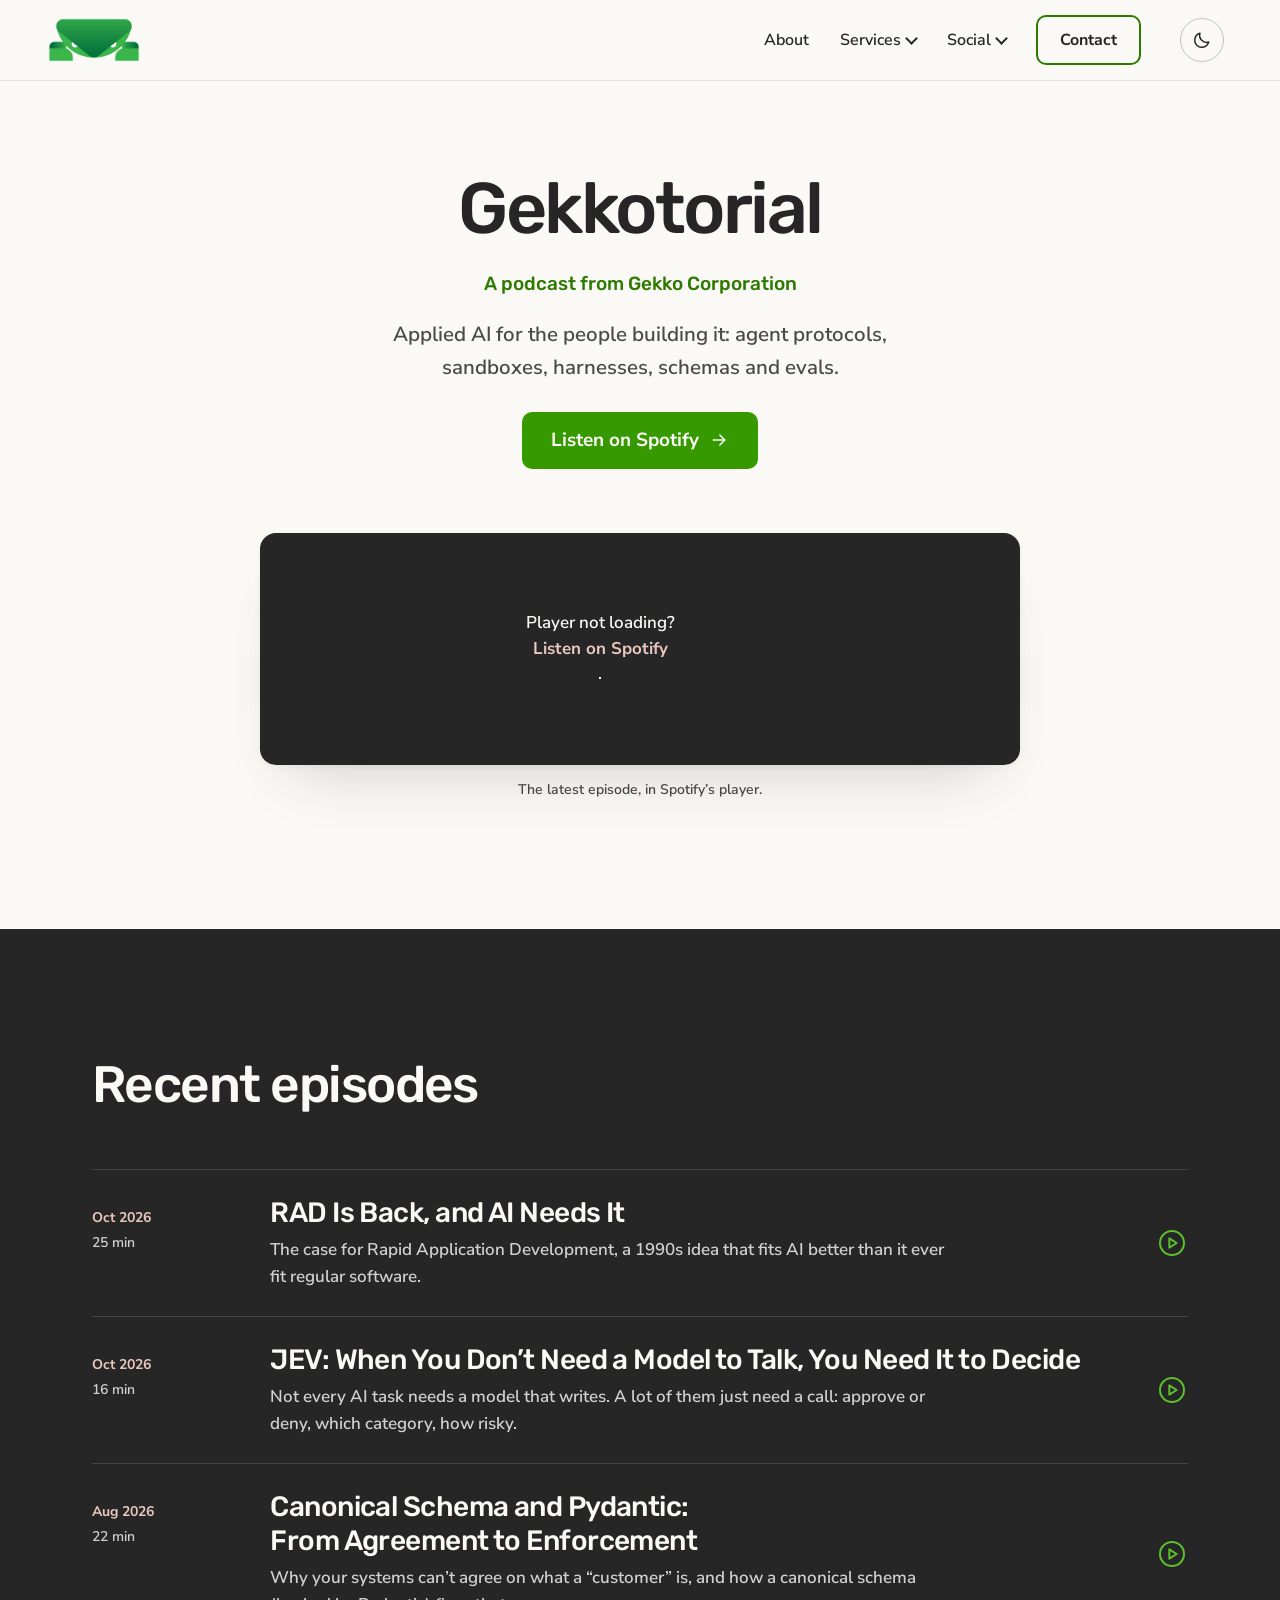
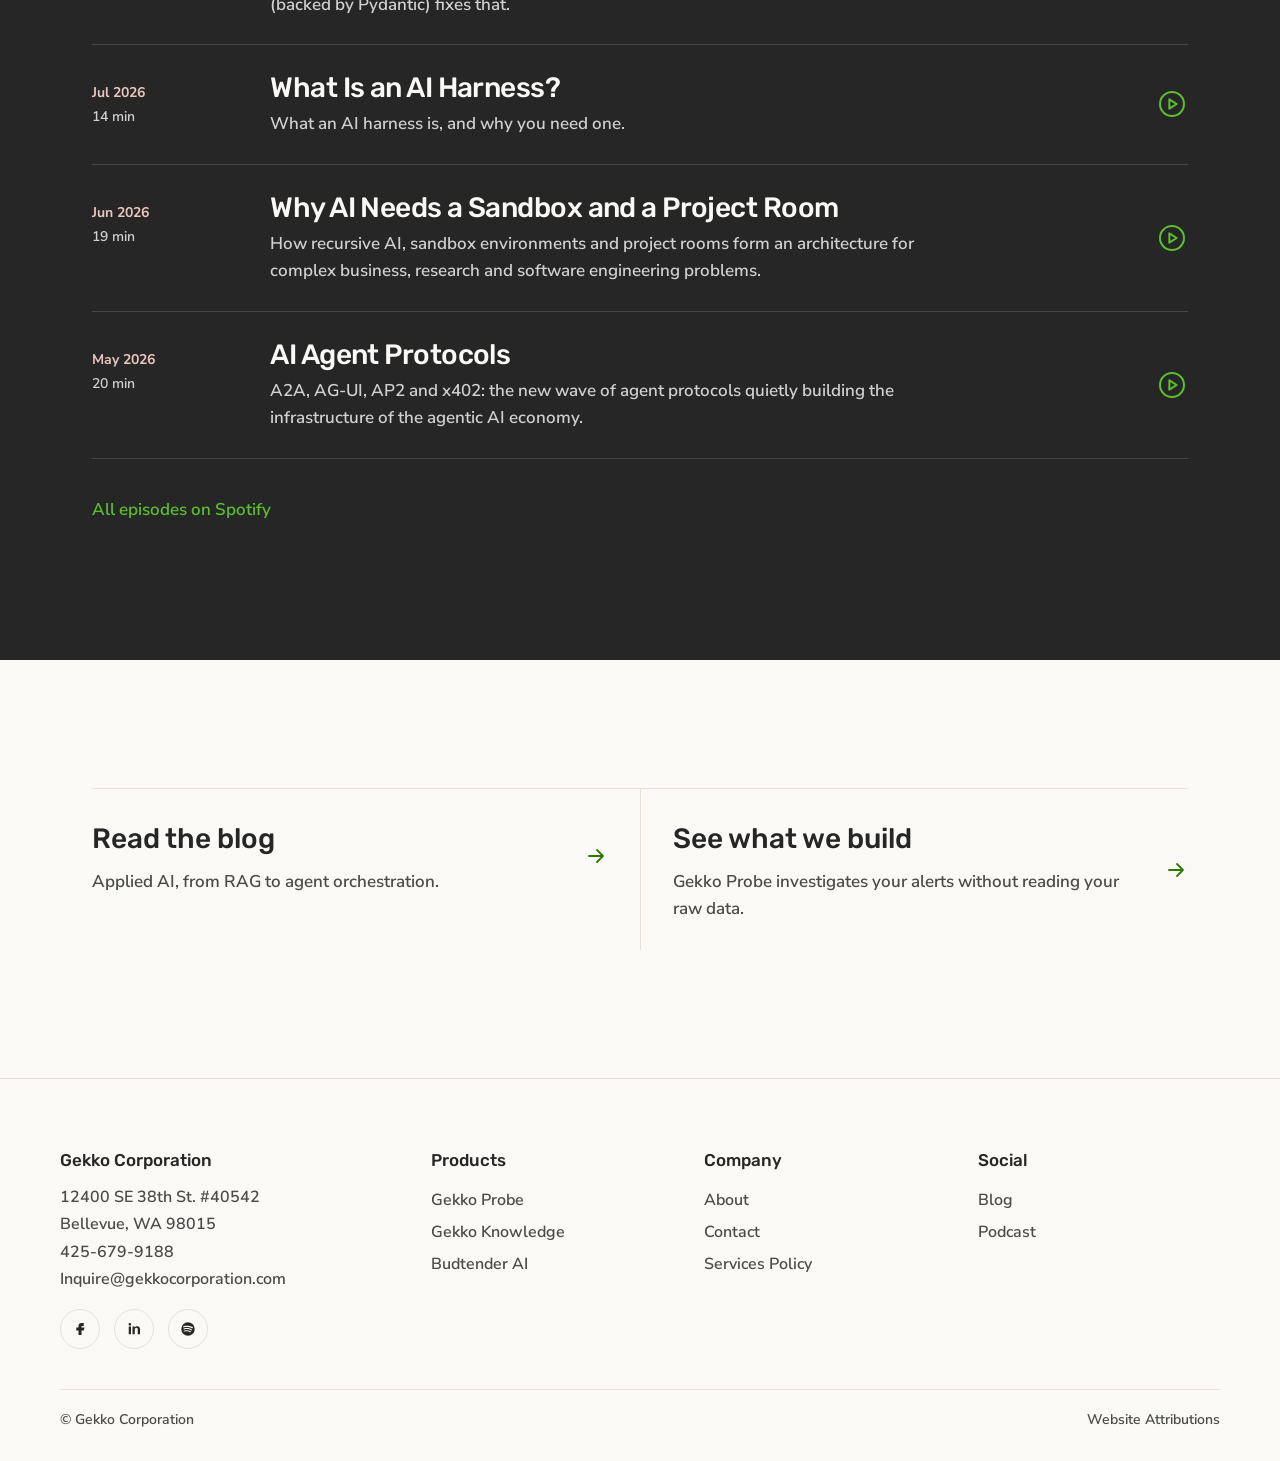
<file: pages/podcast.html>
<!doctype html>
<html lang="en"><head>
<meta charset="utf-8"><meta name="viewport" content="width=device-width,initial-scale=1">
<meta name="robots" content="noindex, nofollow">
<title>Podcast · New gekkocorporation.com (preview)</title>
<link rel="stylesheet" href="../assets/css/site.css">
<link rel="stylesheet" href="../assets/css/code-block.css">
<link rel="stylesheet" href="../assets/css/custom.css">
<link rel="stylesheet" href="../assets/fonts/fonts.css">
<script>(function () {
try {
var t = localStorage.getItem("gk-theme");
if (t === "dark" || t === "light") document.documentElement.setAttribute("data-theme", t);
} catch (e) {}
})();</script>
<style id="gk-shared">.gk{--gk-cream: #FAF9F6;--gk-paper: #FFFFFF;--gk-tan: #E9E1D8;--gk-tan-line: #DFD5C8;--gk-ink: #262626;--gk-ink-soft: #4A4A4A;--gk-ink-raised: #313131;--gk-ink-line: #444444;--gk-mist: #D0D0D0;--gk-green: #369900;--gk-green-ink: #2D7A00;--gk-green-deep: #2E8400;--gk-green-bright: #5CBF2E;--gk-green-wash: rgba(54,153,0,.09);--gk-pink: #EAC7BD;--gk-tan-faint: #F1ECE5;--gk-tan-dot: #D0C6BC;--gk-ink-deep: #242424;--gk-ink-lift: #383838;--gk-ink-edge: #555555;--gk-ink-pressed: #111111;--gk-ash: #A8A8A8;--gk-caution-line: #E2C27A;--gk-caution-ink: #8A6200;--gk-caution-wash: #FBF1DC;--gk-error-ink: #B03A28;--gk-error-wash: rgba(176,58,40,.1);--gk-ink-scrim: rgba(38,38,38,.72);--gk-font-head: "Rubik",system-ui,sans-serif;--gk-font-body: "Nunito Sans",system-ui,sans-serif;--gk-text-display: clamp(2.75rem,5.6vw,4.5rem);--gk-text-display-split: clamp(2.75rem,4.8vw,4rem);--gk-text-headline: clamp(2rem,4vw,3.25rem);--gk-text-title: clamp(1.375rem,2.2vw,1.75rem);--gk-text-statement: clamp(1.5rem,3vw,2.25rem);--gk-text-lede: clamp(1.125rem,1.6vw,1.3125rem);--gk-text-body-lg: 1.1875rem;--gk-text-body: 1.0625rem;--gk-text-compact: .9375rem;--gk-text-small: .9375rem;--gk-text-caption: .875rem;--gk-text-label: .8125rem;--gk-text-micro: .75rem;--gk-space-xs: 8px;--gk-space-sm: 16px;--gk-space-md: 24px;--gk-space-lg: 40px;--gk-space-xl: 64px;--gk-section-pad: clamp(80px,10vw,128px);--gk-gutter: clamp(20px,4vw,32px);--gk-wrap: 1160px;--gk-radius-xs: 4px;--gk-radius-sm: 6px;--gk-radius-md: 10px;--gk-radius-lg: 16px;--gk-radius-xl: 24px;--gk-shadow-object: 0 32px 64px -32px rgba(38,38,38,.22),0 2px 6px rgba(38,38,38,.05);--gk-ease-out: cubic-bezier(.16,1,.3,1);--gk-focus: var(--gk-green-ink);--gk-trail-h: url("data:image/svg+xml,%3Csvg xmlns='http://www.w3.org/2000/svg' width='96' height='30' viewBox='0 0 96 30'%3E%3Cg fill='black'%3E%3Cg transform='translate(24 9)'%3E%3Cg transform='rotate(90)'%3E%3Cellipse cx='0' cy='2' rx='3.4' ry='3.8'/%3E%3Cpath fill='none' stroke='black' stroke-width='1.4' stroke-linecap='round' d='M0 0L-6.5-5M0 0L-3.4-8.6M0 0L0-9.6M0 0L3.4-8.6M0 0L6.5-5'/%3E%3Ccircle cx='-6.5' cy='-5' r='1.7'/%3E%3Ccircle cx='-3.4' cy='-8.6' r='1.7'/%3E%3Ccircle cx='0' cy='-9.6' r='1.7'/%3E%3Ccircle cx='3.4' cy='-8.6' r='1.7'/%3E%3Ccircle cx='6.5' cy='-5' r='1.7'/%3E%3C/g%3E%3C/g%3E%3Cg transform='translate(72 21)'%3E%3Cg transform='rotate(90)'%3E%3Cellipse cx='0' cy='2' rx='3.4' ry='3.8'/%3E%3Cpath fill='none' stroke='black' stroke-width='1.4' stroke-linecap='round' d='M0 0L-6.5-5M0 0L-3.4-8.6M0 0L0-9.6M0 0L3.4-8.6M0 0L6.5-5'/%3E%3Ccircle cx='-6.5' cy='-5' r='1.7'/%3E%3Ccircle cx='-3.4' cy='-8.6' r='1.7'/%3E%3Ccircle cx='0' cy='-9.6' r='1.7'/%3E%3Ccircle cx='3.4' cy='-8.6' r='1.7'/%3E%3Ccircle cx='6.5' cy='-5' r='1.7'/%3E%3C/g%3E%3C/g%3E%3C/g%3E%3C/svg%3E");--gk-trail-v: url("data:image/svg+xml,%3Csvg xmlns='http://www.w3.org/2000/svg' width='30' height='60' viewBox='0 0 30 60'%3E%3Cg fill='black'%3E%3Cg transform='translate(9 16)'%3E%3Cg transform='rotate(180)'%3E%3Cellipse cx='0' cy='2' rx='3.4' ry='3.8'/%3E%3Cpath fill='none' stroke='black' stroke-width='1.4' stroke-linecap='round' d='M0 0L-6.5-5M0 0L-3.4-8.6M0 0L0-9.6M0 0L3.4-8.6M0 0L6.5-5'/%3E%3Ccircle cx='-6.5' cy='-5' r='1.7'/%3E%3Ccircle cx='-3.4' cy='-8.6' r='1.7'/%3E%3Ccircle cx='0' cy='-9.6' r='1.7'/%3E%3Ccircle cx='3.4' cy='-8.6' r='1.7'/%3E%3Ccircle cx='6.5' cy='-5' r='1.7'/%3E%3C/g%3E%3C/g%3E%3Cg transform='translate(21 46)'%3E%3Cg transform='rotate(180)'%3E%3Cellipse cx='0' cy='2' rx='3.4' ry='3.8'/%3E%3Cpath fill='none' stroke='black' stroke-width='1.4' stroke-linecap='round' d='M0 0L-6.5-5M0 0L-3.4-8.6M0 0L0-9.6M0 0L3.4-8.6M0 0L6.5-5'/%3E%3Ccircle cx='-6.5' cy='-5' r='1.7'/%3E%3Ccircle cx='-3.4' cy='-8.6' r='1.7'/%3E%3Ccircle cx='0' cy='-9.6' r='1.7'/%3E%3Ccircle cx='3.4' cy='-8.6' r='1.7'/%3E%3Ccircle cx='6.5' cy='-5' r='1.7'/%3E%3C/g%3E%3C/g%3E%3C/g%3E%3C/svg%3E");--gk-bg: var(--gk-cream);--gk-bg-raised: var(--gk-paper);--gk-bg-ink: var(--gk-ink);--gk-bg-green: var(--gk-green);--gk-fg: var(--gk-ink);--gk-fg-soft: var(--gk-ink-soft);--gk-line: var(--gk-tan);--gk-line-strong: var(--gk-tan-line);--gk-line-dot: var(--gk-tan-dot);--gk-tint: var(--gk-tan);--gk-tint-faint: var(--gk-tan-faint);--gk-accent-text: var(--gk-green-ink);--gk-error-text: var(--gk-error-ink);--gk-caution-text: var(--gk-caution-ink);--gk-media-dim: 1;--gk-media-sat: 1;--gk-accent-display: var(--gk-green);--gk-btn-bg: var(--gk-green);--gk-btn-bg-hover: var(--gk-green-deep);--gk-trail-on-green: var(--gk-green-deep);--gk-chip-light: var(--gk-paper);--gk-caution-bg: var(--gk-caution-wash);--gk-caution-border: var(--gk-caution-line);background: var(--gk-bg);color: var(--gk-fg);font-family: var(--gk-font-body);font-weight: 600;font-size: var(--gk-text-body);line-height: 1.6;-webkit-font-smoothing: antialiased;text-rendering: optimizeLegibility;font-kerning: normal}html[data-theme="dark"] .gk{--gk-bg: #191816;--gk-bg-raised: #22211E;--gk-bg-ink: #0F0F0E;--gk-bg-green: #2C7A00;--gk-fg: #EEEAE2;--gk-fg-soft: #B9B3A8;--gk-line: #34322E;--gk-line-strong: #46423C;--gk-line-dot: #6A645B;--gk-tint: #2B2926;--gk-tint-faint: #24221F;--gk-accent-text: #6BCB3D;--gk-error-text: #E8836F;--gk-caution-text: #E2C27A;--gk-media-dim: .72;--gk-media-sat: .85;--gk-accent-display: #5CBF2E;--gk-btn-bg: #2C7A00;--gk-btn-bg-hover: #369900;--gk-trail-on-green: rgba(0,0,0,.28);--gk-chip-light: #EEEAE2;--gk-caution-bg: rgba(226,194,122,.10);--gk-caution-border: rgba(226,194,122,.35);--gk-ink-raised: #272521;--gk-ink-line: #3A3733;--gk-ink-lift: #302E2A;--gk-ink-edge: #4A4640;--gk-ink-deep: #1C1B19;--gk-focus: #6BCB3D;--gk-shadow-object: 0 32px 64px -32px rgba(0,0,0,.7),0 2px 6px rgba(0,0,0,.3);color-scheme: dark}.gk *,.gk *::before,.gk *::after{box-sizing: border-box}.gk :where(h1,h2,h3,h4,p,ul,ol,li,figure,blockquote,dl,dd){margin: 0;padding: 0}.gk :where(ul,ol){list-style: none}.gk :where(img,svg){display: block;max-width: 100%}.gk :where(img){height: auto}.gk :where(svg){flex: none}.gk :where(b,strong){font-weight: 700}.gk ::selection{background: var(--gk-pink);color: var(--gk-ink)}.gk h1,.gk h2,.gk h3,.gk h4{font-family: var(--gk-font-head);font-weight: 500;color: inherit;text-transform: none;text-wrap: balance}.gk h1,.gk .gk-display{font-size: var(--gk-text-display);line-height: 1.05;letter-spacing: -.035em}.gk h2,.gk .gk-headline{font-size: var(--gk-text-headline);line-height: 1.1;letter-spacing: -.03em}.gk h3,.gk .gk-title{font-size: var(--gk-text-title);line-height: 1.2;letter-spacing: -.02em}.gk :where(h1,h2) em{font-style: normal;color: var(--gk-accent-display)}.gk .gk-lede{font-size: var(--gk-text-lede);line-height: 1.6;max-width: 62ch;color: var(--gk-fg-soft);text-wrap: pretty}.gk p{max-width: 68ch;text-wrap: pretty}.gk :where(li,dd,figcaption){text-wrap: pretty}.gk .gk-label{font-family: var(--gk-font-head);font-weight: 500;font-size: var(--gk-text-caption);line-height: 1.3;letter-spacing: 0}.gk a{color: var(--gk-accent-text);text-decoration-thickness: 1px;text-underline-offset: .2em}.gk a:hover{text-decoration-thickness: 2px}.gk :focus-visible{outline: 3px solid var(--gk-focus);outline-offset: 3px;border-radius: var(--gk-radius-xs)}.gk .gk-wrap{width: 100%;max-width: var(--gk-wrap);margin-inline: auto;padding-inline: var(--gk-gutter)}.gk .gk-section{padding-block: var(--gk-section-pad)}.gk .gk-section--cream{background: var(--gk-bg);color: var(--gk-fg)}.gk .gk-section--ink{--gk-focus: var(--gk-pink);background: var(--gk-bg-ink);color: var(--gk-cream)}.gk .gk-section--ink .gk-lede,.gk .gk-section--ink p{color: var(--gk-mist)}.gk .gk-section--ink a:not(.gk-btn){color: var(--gk-green-bright)}.gk .gk-section--ink .gk-btn--secondary{background: transparent;color: var(--gk-cream);border-color: var(--gk-ink-edge)}.gk .gk-section--ink .gk-btn--secondary:hover{border-color: var(--gk-pink);color: var(--gk-pink)}.gk .gk-section--ink :where(h1,h2) em{color: var(--gk-green-bright)}.gk .gk-section--green{--gk-focus: var(--gk-ink);background: var(--gk-bg-green);color: var(--gk-cream)}.gk .gk-section--green a:not(.gk-btn){color: var(--gk-cream);font-weight: 700}.gk .gk-cta{position: relative;overflow: hidden}.gk .gk-cta .gk-wrap{position: relative;z-index: 1}.gk .gk-cta h2{max-width: 22ch}.gk .gk-cta-line{max-width: 36ch;margin-top: 20px;font-family: var(--gk-font-head);font-weight: 500;font-size: var(--gk-text-statement);line-height: 1.3;letter-spacing: -.02em;color: var(--gk-cream)}.gk .gk-cta-direct{max-width: none;margin-top: 24px;font-size: 1.5rem;line-height: 1.4;font-weight: 700;color: var(--gk-cream)}.gk .gk-cta-direct a{white-space: nowrap;text-decoration-thickness: 2px}.gk .gk-cta .gk-btn--secondary{background: transparent;color: var(--gk-cream);border-color: var(--gk-cream)}.gk .gk-cta .gk-btn--secondary:hover{background: var(--gk-cream);color: var(--gk-ink)}.gk .gk-cta::after{content: "";position: absolute;right: -24px;bottom: 12%;width: min(44vw,560px);height: 30px;background-color: var(--gk-trail-on-green);-webkit-mask: var(--gk-trail-h) space no-repeat 0 50% / auto 100%;mask: var(--gk-trail-h) space no-repeat 0 50% / auto 100%;transform: rotate(174deg);transform-origin: center;pointer-events: none}@media (max-width: 860px){.gk .gk-cta::after{display: none}}.gk .gk-stack>* + *{margin-top: var(--gk-space-md)}.gk .gk-actions{display: flex;flex-wrap: wrap;gap: 14px;margin-top: var(--gk-space-lg)}.gk .gk-btn{display: inline-flex;align-items: center;justify-content: center;gap: 10px;min-height: 56px;padding: 16px 28px;border: 1px solid transparent;border-radius: var(--gk-radius-md);font-family: var(--gk-font-body);font-weight: 700;font-size: 1.1875rem;line-height: 1.2;text-decoration: none;white-space: nowrap;cursor: pointer;transition: background-color .2s var(--gk-ease-out),border-color .2s var(--gk-ease-out),color .2s var(--gk-ease-out)}.gk .gk-btn svg{width: 20px;height: 20px;transition: transform .25s var(--gk-ease-out)}.gk .gk-btn:hover svg{transform: translateX(3px)}.gk .gk-btn--primary{background: var(--gk-btn-bg);color: var(--gk-cream)}.gk .gk-btn--primary:hover{background: var(--gk-btn-bg-hover)}.gk .gk-btn--secondary{background: var(--gk-bg-raised);color: var(--gk-fg);border-color: var(--gk-line)}.gk .gk-btn--secondary:hover{border-color: var(--gk-accent-text);color: var(--gk-accent-text)}.gk .gk-section--green .gk-btn--primary,.gk .gk-btn--ink{background: var(--gk-ink);color: var(--gk-cream)}.gk .gk-section--green .gk-btn--primary:hover,.gk .gk-btn--ink:hover{background: var(--gk-ink-pressed)}.gk .gk-chips{display: flex;flex-wrap: wrap;gap: 10px}.gk .gk-chip{display: inline-flex;align-items: center;gap: 8px;padding: 9px 16px;border: 1px solid var(--gk-line);border-radius: 999px;background: var(--gk-bg-raised);font-family: var(--gk-font-head);font-weight: 500;font-size: .875rem;line-height: 1.3}.gk .gk-chip::before{content: "";width: 6px;height: 6px;border-radius: 50%;background: var(--gk-green)}.gk .gk-panel{padding: 28px;border: 1px solid var(--gk-line);border-radius: var(--gk-radius-lg);background: var(--gk-bg-raised)}.gk .gk-section--ink .gk-panel{border-color: var(--gk-ink-line);background: var(--gk-ink-raised)}.gk .gk-trail{display: block;height: 30px;color: var(--gk-line-dot);background-color: currentColor;-webkit-mask: var(--gk-trail-h) space no-repeat 0 50% / auto 100%;mask: var(--gk-trail-h) space no-repeat 0 50% / auto 100%}.gk .gk-trail--v{width: 30px;height: auto;-webkit-mask: var(--gk-trail-v) no-repeat space 50% 0 / 100% auto;mask: var(--gk-trail-v) no-repeat space 50% 0 / 100% auto}.gk .gk-section--ink .gk-trail{color: var(--gk-green-bright)}.gk .gk-section--green .gk-trail{color: var(--gk-trail-on-green)}.gk .gk-icon{width: 24px;height: 24px;fill: none;stroke: currentColor;stroke-width: 1.8;stroke-linecap: round;stroke-linejoin: round}.gk .gk-example-note{font-size: var(--gk-text-small);color: var(--gk-fg-soft);margin-top: 14px}.gk .gk-visually-hidden{position: absolute !important;width: 1px;height: 1px;overflow: hidden;clip: rect(0 0 0 0);clip-path: inset(50%);white-space: nowrap}@media (max-width: 600px){.gk .gk-btn{width: 100%;white-space: normal;text-align: center}}section.page-section:has(.gk){padding-bottom: 0 !important;min-height: 0 !important}section.page-section:has(.gk){padding-top: 0 !important}section.page-section:first-child:has(.gk){padding-top: var(--header-height,0px) !important}section.page-section:has(.gk)>.content-wrapper{padding-top: 0 !important;padding-bottom: 0 !important;max-width: none !important}section.page-section:has(.gk) .fe-block:has(.gk){grid-area: 1 / 1 / -1 / -1 !important}section.page-section:has(.gk) .sqs-block:has(.gk){padding: 0 !important}section.page-section:has(.gk) .sqs-block-content:has(.gk){overflow: visible !important;height: auto !important}.gk [hidden]{display: none !important}.gk [id]{scroll-margin-top: calc(var(--header-height,80px) + 24px)}@media (prefers-reduced-motion: reduce){.gk *,.gk *::before,.gk *::after{transition-duration: .01ms !important;animation-duration: .01ms !important;animation-iteration-count: 1 !important}}@media (prefers-color-scheme: dark){html:not([data-theme="light"]) .gk{--gk-bg: #191816;--gk-bg-raised: #22211E;--gk-bg-ink: #0F0F0E;--gk-bg-green: #2C7A00;--gk-fg: #EEEAE2;--gk-fg-soft: #B9B3A8;--gk-line: #34322E;--gk-line-strong: #46423C;--gk-line-dot: #6A645B;--gk-tint: #2B2926;--gk-tint-faint: #24221F;--gk-accent-text: #6BCB3D;--gk-error-text: #E8836F;--gk-caution-text: #E2C27A;--gk-media-dim: .72;--gk-media-sat: .85;--gk-accent-display: #5CBF2E;--gk-btn-bg: #2C7A00;--gk-btn-bg-hover: #369900;--gk-trail-on-green: rgba(0,0,0,.28);--gk-chip-light: #EEEAE2;--gk-caution-bg: rgba(226,194,122,.10);--gk-caution-border: rgba(226,194,122,.35);--gk-ink-raised: #272521;--gk-ink-line: #3A3733;--gk-ink-lift: #302E2A;--gk-ink-edge: #4A4640;--gk-ink-deep: #1C1B19;--gk-focus: #6BCB3D;--gk-shadow-object: 0 32px 64px -32px rgba(0,0,0,.7),0 2px 6px rgba(0,0,0,.3);color-scheme: dark}}</style>
<style id="gk-theme">html[data-theme="dark"]{--white-hsl: 40,6.4%,9.2%;--black-hsl: 40,26%,91%;--lightAccent-hsl: 36,6.2%,15.9%;--sqsp-palette-lightest-color: hsla(40,6.4%,9.2%,1);--sqsp-palette-darkest-color: hsla(40,26%,91%,1);color-scheme: dark;background: #191816}html[data-theme="dark"] :is([data-section-theme="black"],[data-section-theme="black-bold"],[data-section-theme="dark"],[data-section-theme="dark-bold"]){--white-hsl: 45,28.57%,97.25%;--black-hsl: 0,0%,14.9%;--lightAccent-hsl: 31.76,27.87%,88.04%}.gk-theme-toggle{display: inline-grid;place-items: center;width: 44px;height: 44px;margin: 0 8px;padding: 0;border: 1px solid hsla(var(--black-hsl,0,0%,14.9%),.25);border-radius: 50%;background: transparent;color: hsla(var(--black-hsl,0,0%,14.9%),1);cursor: pointer;transition: border-color .2s ease,color .2s ease}.gk-theme-toggle:hover{border-color: currentColor}.gk-theme-toggle:focus-visible{outline: 3px solid #2D7A00;outline-offset: 3px}html[data-theme="dark"] .gk-theme-toggle:focus-visible{outline-color: #6BCB3D}.gk-theme-toggle svg{width: 20px;height: 20px;fill: none;stroke: currentColor;stroke-width: 1.8;stroke-linecap: round;stroke-linejoin: round}.gk-theme-toggle .gk-t-sun{display: none}html[data-theme="dark"] .gk-theme-toggle .gk-t-sun{display: block}html[data-theme="dark"] .gk-theme-toggle .gk-t-moon{display: none}.gk-theme-toggle--float{position: fixed;left: 16px;bottom: 16px;z-index: 9999;margin: 0;background: hsla(var(--white-hsl,45,28.57%,97.25%),.92);box-shadow: 0 8px 24px -12px rgba(0,0,0,.4)}@media (prefers-reduced-motion: reduce){.gk-theme-toggle{transition: none}}@media (prefers-color-scheme: dark){html:not([data-theme="light"]){--white-hsl: 40,6.4%,9.2%;--black-hsl: 40,26%,91%;--lightAccent-hsl: 36,6.2%,15.9%;--sqsp-palette-lightest-color: hsla(40,6.4%,9.2%,1);--sqsp-palette-darkest-color: hsla(40,26%,91%,1);color-scheme: dark;background: #191816}html:not([data-theme="light"]) :is([data-section-theme="black"],[data-section-theme="black-bold"],[data-section-theme="dark"],[data-section-theme="dark-bold"]){--white-hsl: 45,28.57%,97.25%;--black-hsl: 0,0%,14.9%;--lightAccent-hsl: 31.76,27.87%,88.04%}html:not([data-theme="light"]) .gk-theme-toggle:focus-visible{outline-color: #6BCB3D}html:not([data-theme="light"]) .gk-theme-toggle .gk-t-sun{display: block}html:not([data-theme="light"]) .gk-theme-toggle .gk-t-moon{display: none}}</style>
<style id="gk-native">:root{--gkn-accent: #369900;--gkn-accent-hover: #2E8400;--gkn-accent-text: #2D7A00;--gkn-on-accent: #FAF9F6;--gkn-line: #E9E1D8;--gkn-field: #FFFFFF;--gkn-select-bg: #EAC7BD;--gkn-select-text: #262626}html[data-theme="dark"]{--gkn-accent: #2C7A00;--gkn-accent-hover: #369900;--gkn-accent-text: #6BCB3D;--gkn-on-accent: #FAF9F6;--gkn-line: #34322E;--gkn-field: #22211E}::selection{background: var(--gkn-select-bg);color: var(--gkn-select-text)}:focus-visible{outline: 3px solid var(--gkn-accent-text);outline-offset: 3px}:is(.sqs-html-content,.blog-item-title,.blog-title,.entry-title) :is(h1,h2,h3,h4),.blog-item-title,.blog-title a,.entry-title a{font-family: "Rubik",system-ui,sans-serif;font-weight: 500;letter-spacing: -.02em;color: hsla(var(--black-hsl),1);text-wrap: balance}.header-actions-action--cta .btn{border-radius: 10px !important;border-color: var(--gkn-accent-text) !important;color: var(--gkn-accent-text) !important;background: transparent !important;font-family: "Nunito Sans",system-ui,sans-serif !important;font-weight: 700 !important;font-size: 1.0625rem !important;line-height: 1.2 !important;padding: 12px 22px !important;text-transform: none !important;letter-spacing: 0 !important;transition: background-color .2s,color .2s}.header-actions-action--cta .btn:hover{background: var(--gkn-accent-text) !important;color: hsla(var(--white-hsl),1) !important;opacity: 1 !important}.sqs-html-content a:not(.sqs-button-element--primary):not(.btn){color: var(--gkn-accent-text);text-decoration-thickness: 1px;text-underline-offset: .2em}.sqs-html-content a:not(.sqs-button-element--primary):not(.btn):hover{text-decoration-thickness: 2px}.blog-more-link,.blog-item-meta a,.blog-categories-list a{color: var(--gkn-accent-text) !important}.blog-more-link{font-weight: 700;text-decoration: none}.blog-more-link:hover{text-decoration: underline;text-underline-offset: .2em}.blog-title a:hover{color: var(--gkn-accent-text)}.blog-image-wrapper img,.blog-basic-grid img{border-radius: 16px}.blog-item-top-wrapper,.blog-item-content-wrapper,.blog-item-author-profile-wrapper{max-width: 760px;margin-left: auto !important;margin-right: auto !important}.blog-item-content .sqs-html-content p,.blog-item-content .sqs-html-content li{max-width: 34em;font-size: 1.125rem;line-height: 1.7}.blog-item-content .sqs-html-content h2,.blog-item-content .sqs-html-content h3{margin-top: 1.6em}.blog-item-content .sqs-html-content hr{border: 0;border-top: 1px solid var(--gkn-line)}.blog-item-content img{border-radius: 16px}.page-section .sqs-html-content :is(p,li){max-width: 36em}@media (max-width: 767px){section.page-section:not(:has(.gk))>.content-wrapper{padding-left: max(16px,var(--sqs-mobile-site-gutter,6vw)) !important;padding-right: max(16px,var(--sqs-mobile-site-gutter,6vw)) !important}}:is(.form-wrapper,.newsletter-form) :is(input[type="text"],input[type="email"],input[type="tel"],textarea,select){border: 1px solid var(--gkn-line) !important;border-radius: 10px !important;background: var(--gkn-field) !important;color: hsla(var(--black-hsl),1) !important;font-family: "Nunito Sans",system-ui,sans-serif !important;font-size: 1rem !important;padding: 12px 14px !important}:is(.form-wrapper,.newsletter-form) :is(input,textarea,select):focus-visible{outline: 3px solid var(--gkn-accent-text);outline-offset: 2px}:is(.form-wrapper,.newsletter-form) :is(.title,label,legend){font-family: "Nunito Sans",system-ui,sans-serif;font-weight: 600}:is(.form-wrapper .form-button-wrapper,.newsletter-form-button-wrapper) button,.form-wrapper button[type="submit"]{border: 0 !important;border-radius: 10px !important;background: var(--gkn-accent) !important;color: var(--gkn-on-accent) !important;font-family: "Nunito Sans",system-ui,sans-serif !important;font-weight: 700 !important;font-size: 1.1875rem !important;text-transform: none !important;letter-spacing: 0 !important;padding: 16px 28px !important}:is(.form-wrapper .form-button-wrapper,.newsletter-form-button-wrapper) button:hover,.form-wrapper button[type="submit"]:hover{background: var(--gkn-accent-hover) !important}footer.sections a:not(.btn),#footer-sections a:not(.btn){text-decoration-thickness: 1px;text-underline-offset: .2em}footer.sections a:not(.btn):hover,#footer-sections a:not(.btn):hover{color: var(--gkn-accent-text)}@media (prefers-color-scheme: dark){html:not([data-theme="light"]){--gkn-accent: #2C7A00;--gkn-accent-hover: #369900;--gkn-accent-text: #6BCB3D;--gkn-on-accent: #FAF9F6;--gkn-line: #34322E;--gkn-field: #22211E}}</style>
<style>body{margin:0;background:hsla(var(--white-hsl),1)}</style>
</head><body class="primary-button-style-solid primary-button-shape-pill secondary-button-style-outline secondary-button-shape-pill tertiary-button-style-outline tertiary-button-shape-underline form-field-style-solid form-field-shape-square form-field-border-bottom form-field-hover-focus-opacity form-field-checkbox-type-icon form-field-checkbox-fill-outline form-field-checkbox-color-inverted form-field-checkbox-shape-square form-field-checkbox-layout-stack form-field-radio-type-icon form-field-radio-fill-outline form-field-radio-color-inverted form-field-radio-shape-square form-field-radio-layout-stack form-field-survey-fill-outline form-field-survey-color-inverted form-field-survey-shape-square form-submit-button-style-bar tweak-global-animations-animation-type-none tweak-global-animations-animation-curve-ease image-block-poster-text-alignment-center image-block-card-content-position-center image-block-card-text-alignment-left image-block-overlap-content-position-center image-block-overlap-text-alignment-left image-block-collage-content-position-top image-block-collage-text-alignment-left image-block-stack-text-alignment-left tweak-blog-alternating-side-by-side-width-full tweak-blog-alternating-side-by-side-image-aspect-ratio-11-square tweak-blog-alternating-side-by-side-text-alignment-left tweak-blog-alternating-side-by-side-read-more-style-show tweak-blog-alternating-side-by-side-image-text-alignment-middle tweak-blog-alternating-side-by-side-delimiter-bullet tweak-blog-alternating-side-by-side-meta-position-top tweak-blog-alternating-side-by-side-primary-meta-categories tweak-blog-alternating-side-by-side-secondary-meta-date tweak-blog-alternating-side-by-side-excerpt-show form-use-theme-colors tweak-global-animations-complexity-level-detailed tweak-global-animations-animation-style-fade tweak-blog-masonry-width-full tweak-blog-masonry-text-alignment-left tweak-blog-masonry-primary-meta-categories tweak-blog-masonry-secondary-meta-date tweak-blog-masonry-meta-position-top tweak-blog-masonry-read-more-style-show tweak-blog-masonry-delimiter-space tweak-blog-masonry-image-placement-above tweak-blog-masonry-excerpt-show tweak-portfolio-grid-overlay-width-full tweak-portfolio-grid-overlay-height-large tweak-portfolio-grid-overlay-image-aspect-ratio-11-square tweak-portfolio-grid-overlay-text-placement-center tweak-portfolio-grid-overlay-show-text-after-hover tweak-blog-single-column-width-full tweak-blog-single-column-text-alignment-left tweak-blog-single-column-image-placement-above tweak-blog-single-column-delimiter-bullet tweak-blog-single-column-read-more-style-hide tweak-blog-single-column-primary-meta-date tweak-blog-single-column-secondary-meta-none tweak-blog-single-column-meta-position-top tweak-blog-single-column-content-full-post header-width-full tweak-fixed-header tweak-fixed-header-style-basic tweak-blog-item-width-medium tweak-blog-item-text-alignment-center tweak-blog-item-meta-position-above-title tweak-blog-item-show-date tweak-blog-item-delimiter-bullet tweak-blog-side-by-side-width-inset tweak-blog-side-by-side-image-placement-left tweak-blog-side-by-side-image-aspect-ratio-11-square tweak-blog-side-by-side-primary-meta-categories tweak-blog-side-by-side-secondary-meta-date tweak-blog-side-by-side-meta-position-top tweak-blog-side-by-side-text-alignment-left tweak-blog-side-by-side-image-text-alignment-middle tweak-blog-side-by-side-read-more-style-show tweak-blog-side-by-side-delimiter-bullet tweak-blog-side-by-side-excerpt-show tweak-events-stacked-width-full tweak-events-stacked-height-large tweak-events-stacked-show-past-events tweak-events-stacked-show-thumbnails tweak-events-stacked-thumbnail-size-32-standard tweak-events-stacked-date-style-side-tag tweak-events-stacked-show-time tweak-events-stacked-show-location tweak-events-stacked-show-excerpt tweak-blog-basic-grid-width-inset tweak-blog-basic-grid-image-aspect-ratio-32-standard tweak-blog-basic-grid-text-alignment-center tweak-blog-basic-grid-delimiter-bullet tweak-blog-basic-grid-image-placement-above tweak-blog-basic-grid-read-more-style-show tweak-blog-basic-grid-primary-meta-categories tweak-blog-basic-grid-secondary-meta-date tweak-blog-basic-grid-excerpt-show tweak-portfolio-grid-basic-width-full tweak-portfolio-grid-basic-height-large tweak-portfolio-grid-basic-image-aspect-ratio-11-square tweak-portfolio-grid-basic-text-alignment-left tweak-portfolio-grid-basic-hover-effect-fade header-overlay-alignment-center tweak-portfolio-index-background-link-format-stacked tweak-portfolio-index-background-width-full tweak-portfolio-index-background-height-large tweak-portfolio-index-background-vertical-alignment-middle tweak-portfolio-index-background-horizontal-alignment-center tweak-portfolio-index-background-delimiter-none tweak-portfolio-index-background-animation-type-fade tweak-portfolio-index-background-animation-duration-medium tweak-portfolio-hover-follow-layout-inline tweak-portfolio-hover-follow-delimiter-bullet tweak-portfolio-hover-follow-animation-type-fade tweak-portfolio-hover-follow-animation-duration-fast tweak-portfolio-hover-static-layout-inline tweak-portfolio-hover-static-front tweak-portfolio-hover-static-delimiter-hyphen tweak-portfolio-hover-static-animation-type-fade tweak-portfolio-hover-static-animation-duration-fast hide-opentable-icons opentable-style-dark tweak-product-quick-view-button-style-floating tweak-product-quick-view-button-position-bottom tweak-product-quick-view-lightbox-excerpt-display-truncate tweak-product-quick-view-lightbox-show-arrows tweak-product-quick-view-lightbox-show-close-button tweak-product-quick-view-lightbox-controls-weight-light native-currency-code-usd collection-type-page collection-6ac320e24a317031e82e2439 collection-layout-default mobile-style-available sqs-seven-one has-banner-image general-page">
<style>
  .pv-header, .pv-footer { font-family: "Nunito Sans", system-ui, sans-serif; font-weight: 600; color: hsla(var(--black-hsl), 1); }
  .pv-header {
    position: sticky; top: 0; z-index: 50;
    display: flex; align-items: center; justify-content: space-between; gap: 24px;
    padding: 14px clamp(20px, 4vw, 48px);
    background: hsla(var(--white-hsl), .96);
    border-bottom: 1px solid hsla(var(--lightAccent-hsl), 1);
  }
  .pv-logo img { display: block; height: 52px; width: auto; }
  .pv-nav { display: flex; align-items: center; gap: clamp(16px, 2.4vw, 32px); }
  .pv-nav > a, .pv-menu > summary { color: hsla(var(--black-hsl), 1); text-decoration: none; font-size: 1rem; cursor: pointer; }
  .pv-nav > a:hover, .pv-menu > summary:hover { color: #2D7A00; }
  .pv-menu { position: relative; }
  .pv-menu > summary { list-style: none; display: inline-flex; align-items: center; gap: 6px; }
  .pv-menu > summary::-webkit-details-marker { display: none; }
  .pv-menu > summary::after { content: ""; width: 7px; height: 7px; border-right: 2px solid currentColor; border-bottom: 2px solid currentColor; transform: translateY(-2px) rotate(45deg); }
  .pv-menu-list {
    position: absolute; top: calc(100% + 12px); left: -16px; min-width: 210px;
    padding: 8px; border: 1px solid hsla(var(--lightAccent-hsl), 1); border-radius: 10px; background: hsla(var(--lightAccent-hsl), 1);
    box-shadow: 0 16px 32px -16px rgba(38, 38, 38, .25);
  }
  .pv-menu-list a { display: block; padding: 10px 12px; border-radius: 6px; color: hsla(var(--black-hsl), 1); text-decoration: none; }
  .pv-menu-list a:hover { background: hsla(var(--white-hsl), 1); color: #2D7A00; }
  .pv-cta {
    padding: 12px 22px; border: 2px solid #2D7A00; border-radius: 10px;
    color: #2D7A00; font-weight: 700; text-decoration: none;
  }
  .pv-cta:hover { background: #2D7A00; color: hsla(var(--white-hsl), 1); }
  .pv-burger { display: none; }

  .pv-footer { padding: clamp(48px, 6vw, 72px) clamp(20px, 4vw, 48px) 32px; border-top: 1px solid hsla(var(--lightAccent-hsl), 1); background: hsla(var(--white-hsl), 1); }
  .pv-footer-grid { display: grid; grid-template-columns: 1.4fr repeat(3, 1fr); gap: 32px; max-width: 1160px; margin: 0 auto; }
  .pv-footer h2 { margin: 0 0 14px; font-family: Rubik, system-ui, sans-serif; font-weight: 500; font-size: 1.0625rem; letter-spacing: 0; color: hsla(var(--black-hsl), 1); }
  .pv-footer ul { margin: 0; padding: 0; list-style: none; }
  .pv-footer li { padding: 5px 0; }
  .pv-footer a { color: #4A4A4A; text-decoration: none; }
  .pv-footer a:hover { color: #2D7A00; text-decoration: underline; text-underline-offset: .2em; }
  .pv-footer address { font-style: normal; color: #4A4A4A; line-height: 1.7; }
  .pv-social { display: flex; gap: 14px; margin-top: 16px; }
  .pv-social a { display: grid; place-items: center; width: 38px; height: 38px; border: 1px solid hsla(var(--lightAccent-hsl), 1); border-radius: 50%; }
  .pv-social svg { width: 18px; height: 18px; fill: hsla(var(--black-hsl), 1); }
  .pv-footer-base { max-width: 1160px; margin: 40px auto 0; padding-top: 20px; border-top: 1px solid hsla(var(--lightAccent-hsl), 1); display: flex; justify-content: space-between; gap: 16px; font-size: .875rem; color: #4A4A4A; }

  @media (max-width: 860px) {
    .pv-nav { display: none; }
    .pv-burger { display: block; position: relative; }
    .pv-burger > summary { list-style: none; cursor: pointer; padding: 10px 14px; border: 1px solid hsla(var(--lightAccent-hsl), 1); border-radius: 10px; }
    .pv-burger > summary::-webkit-details-marker { display: none; }
    .pv-burger[open] .pv-burger-list { display: grid; }
    .pv-burger-list { display: none; position: absolute; right: 0; top: calc(100% + 10px); width: min(84vw, 300px); padding: 10px; gap: 2px; border: 1px solid hsla(var(--lightAccent-hsl), 1); border-radius: 10px; background: hsla(var(--white-hsl), 1); box-shadow: 0 16px 32px -16px rgba(38, 38, 38, .25); }
    .pv-burger-list a { padding: 12px; border-radius: 6px; color: hsla(var(--black-hsl), 1); text-decoration: none; }
    .pv-burger-list a:hover { background: hsla(var(--lightAccent-hsl), 1); }
    .pv-footer-grid { grid-template-columns: 1fr 1fr; }
    .pv-footer-base { flex-direction: column; }
  }
  .pv-mobile-slot { display: none; margin-left: auto; }
  @media (max-width: 860px) { .pv-mobile-slot { display: block; } }
  /* Field Green is too dark on the dark ground: use Night Green there. */
  html[data-theme="dark"] :is(.pv-cta, .pv-nav > a:hover, .pv-menu > summary:hover, .pv-menu-list a:hover) { color: #6BCB3D; border-color: #6BCB3D; }
  @media (prefers-color-scheme: dark) { html:not([data-theme="light"]) :is(.pv-cta, .pv-nav > a:hover, .pv-menu > summary:hover, .pv-menu-list a:hover) { color: #6BCB3D; border-color: #6BCB3D; } }
  html[data-theme="dark"] .pv-cta:hover { background: #6BCB3D; color: #191816; }
  @media (prefers-color-scheme: dark) { html:not([data-theme="light"]) .pv-cta:hover { background: #6BCB3D; color: #191816; } }
</style>
<header class="pv-header">
  <a class="pv-logo" href="home.html"><img src="../assets/img/logo.png" alt="Gekko Corporation"></a>
  <nav class="pv-nav" aria-label="Main">
    <a href="about.html">About</a>
    <details class="pv-menu"><summary>Services</summary>
      <div class="pv-menu-list"><a href="gekko-probe.html">Gekko Probe</a><a href="gekko-knowledge.html">Gekko Knowledge</a><a href="budtender-ai.html">Budtender AI</a></div>
    </details>
    <details class="pv-menu"><summary>Social</summary>
      <div class="pv-menu-list"><a href="https://www.gekkocorporation.com/blog" target="_blank" rel="noopener">Blog</a><a href="podcast.html">Podcast</a></div>
    </details>
    <a class="pv-cta" href="contact.html">Contact</a>
    <span data-gk-theme-slot></span>
  </nav>
  <span class="pv-mobile-slot" data-gk-theme-slot></span>
  <details class="pv-burger"><summary>Menu</summary>
    <nav class="pv-burger-list" aria-label="Main">
      <a href="home.html">Home</a><a href="gekko-probe.html">Gekko Probe</a><a href="gekko-knowledge.html">Gekko Knowledge</a><a href="budtender-ai.html">Budtender AI</a>
      <a href="about.html">About</a><a href="https://www.gekkocorporation.com/blog" target="_blank" rel="noopener">Blog</a><a href="podcast.html">Podcast</a><a href="contact.html">Contact</a>
    </nav>
  </details>
</header>

<main id="page"><article class="sections">
<!-- Same wrapper chain as the live page, including the .sqs-code-container Squarespace adds at runtime -->
<section class="page-section full-bleed-section layout-engine-section background-width--full-bleed section-height--medium content-width--wide horizontal-alignment--center vertical-alignment--middle">
<div class="content-wrapper"><div class="content"><div class="fluid-engine"><div class="fe-block">
<div class="sqs-block website-component-block sqs-block-website-component sqs-block-code code-block"><div class="sqs-block-content"><div class="sqs-code-container">
<!--
  /podcast — Squarespace Code Block
  Requires the shared design system in Code Injection > Header.
  Content source: the Gekkotorial show on Spotify (name and description are
  verbatim from Spotify; the player in the hero always shows the latest episode).
  "Recent episodes" is a STATIC list taken from Spotify on 2026-11-04.
  When a new episode ships, add it at the top and drop the oldest row.
  All rules are scoped under .gk-podcast; class names use the pc- prefix.
-->
<div class="gk gk-podcast">
<style>
  .gk-podcast .pc-hero { padding-block: clamp(48px, 7vw, 96px) var(--gk-section-pad); }
  /* Centered show header with the player below it (only product pages use
     the text / object split). */
  .gk-podcast .pc-grid { display: flex; flex-direction: column; align-items: center; text-align: center; }
  .gk-podcast .pc-grid > div { display: flex; flex-direction: column; align-items: center; }
  .gk-podcast .pc-grid .gk-lede { max-width: 48ch; text-wrap: balance; }
  .gk-podcast .pc-grid .gk-actions { justify-content: center; }
  .gk-podcast .pc-grid figure { width: min(100%, 760px); margin-top: clamp(40px, 5vw, 64px); }
  .gk-podcast h1 { margin-bottom: var(--gk-space-md); }
  .gk-podcast .pc-by { margin-bottom: 20px; font-family: var(--gk-font-head); font-weight: 500; font-size: var(--gk-text-body-lg); color: var(--gk-accent-text); }
  .gk-podcast .pc-grid .gk-lede + .gk-actions { margin-top: 28px; }
  .gk-podcast .pc-player {
    position: relative;
    border-radius: var(--gk-radius-lg);
    overflow: hidden;
    box-shadow: var(--gk-shadow-object);
    background: var(--gk-ink);
  }
  /* Spotify's compact player: the tall one truncates the title in a wide column. */
  .gk-podcast .pc-player iframe { position: relative; display: block; width: 100%; height: 232px; border: 0; }
  /* Sits behind the iframe; visible only if the embed is blocked or fails. */
  .gk-podcast .pc-fallback { position: absolute; inset: 0; display: grid; place-content: center; margin: 0; padding: 24px; text-align: center; color: var(--gk-cream); }
  .gk-podcast .pc-fallback a { color: var(--gk-pink); font-weight: 700; }
  .gk-podcast .pc-eps-foot a { display: inline-block; padding-block: 10px; }
  .gk-podcast .pc-note { margin-top: 14px; font-size: var(--gk-text-caption); color: var(--gk-fg-soft); }

  .gk-podcast .pc-eps { margin-top: clamp(40px, 5vw, 56px); border-top: 1px solid var(--gk-ink-line); }
  .gk-podcast .pc-eps li { border-bottom: 1px solid var(--gk-ink-line); }
  .gk-podcast .pc-ep {
    display: grid;
    grid-template-columns: 140px minmax(0, 1fr) auto;
    gap: 6px clamp(20px, 3vw, 40px);
    align-items: baseline;
    padding: 26px 0;
    text-decoration: none;
  }
  /* Beats the shared ".gk-section--ink a" pink link color: the whole row is the link. */
  .gk-podcast .gk-section--ink a.pc-ep.pc-ep { color: var(--gk-cream); }
  .gk-podcast .pc-ep-meta {
    grid-row: 1 / span 2;
    display: flex;
    flex-direction: column;
    gap: 2px;
    font-size: var(--gk-text-caption);
    color: var(--gk-mist);
    font-variant-numeric: tabular-nums;
  }
  .gk-podcast .pc-ep-meta time { color: var(--gk-pink); font-weight: 700; }
  .gk-podcast .pc-ep-t {
    margin: 0;
    color: inherit;
    font-family: var(--gk-font-head);
    font-weight: 500;
    font-size: var(--gk-text-title);
    line-height: 1.2;
    letter-spacing: -.02em;
    text-wrap: balance;
  }
  .gk-podcast .pc-ep-desc { grid-column: 2; max-width: 68ch; color: var(--gk-mist); text-wrap: pretty; }
  .gk-podcast .pc-ep .gk-icon { grid-column: 3; grid-row: 1 / span 2; align-self: center; color: var(--gk-green-bright); transition: transform .25s var(--gk-ease-out); }
  .gk-podcast .pc-ep:hover .pc-ep-t { color: var(--gk-green-bright); }
  .gk-podcast .pc-ep .pc-play { width: 32px; height: 32px; stroke-width: 1.5; }
  .gk-podcast .pc-ep:hover .pc-play { transform: scale(1.08); }
  .gk-podcast .pc-eps-foot { margin-top: 28px; }

  .gk-podcast .pc-more { padding-block: var(--gk-section-pad); }
  .gk-podcast .pc-more-row {
    display: grid;
    grid-template-columns: 1fr 1fr;
    border-top: 1px solid var(--gk-line);
  }
  .gk-podcast .pc-more-row a {
    display: grid;
    grid-template-columns: 1fr auto;
    gap: 6px 20px;
    align-content: start;
    align-items: center;
    padding: 28px 0;
    color: var(--gk-fg);
    text-decoration: none;
  }
  .gk-podcast .pc-more-row a:first-child { padding-right: 32px; }
  .gk-podcast .pc-more-row a + a { padding-left: 32px; border-left: 1px solid var(--gk-line); }
  .gk-podcast .pc-more-row b { font-family: var(--gk-font-head); font-weight: 500; font-size: var(--gk-text-title); }
  .gk-podcast .pc-more-row span { grid-column: 1; color: var(--gk-fg-soft); }
  .gk-podcast .pc-more-row .gk-icon { grid-column: 2; grid-row: 1 / span 2; color: var(--gk-accent-text); transition: transform .25s var(--gk-ease-out); }
  .gk-podcast .pc-more-row a:hover b { color: var(--gk-accent-text); }
  .gk-podcast .pc-more-row a:hover .gk-icon { transform: translateX(4px); }

  @media (max-width: 720px) {
    .gk-podcast .pc-ep { grid-template-columns: minmax(0, 1fr) auto; }
    .gk-podcast .pc-ep-meta { grid-row: auto; flex-direction: row; gap: 12px; }
    .gk-podcast .pc-ep-desc { grid-column: 1; }
    .gk-podcast .pc-ep .gk-icon { grid-column: 2; grid-row: 1 / span 3; }
  }
  /* Phones: Spotify's taller player, so the title and controls aren't cramped. */
  @media (max-width: 480px) {
    .gk-podcast .pc-player iframe { height: 352px; }
  }
  @media (max-width: 600px) {
    .gk-podcast .pc-more-row { grid-template-columns: 1fr; }
    .gk-podcast .pc-more-row a,
    .gk-podcast .pc-more-row a:first-child,
    .gk-podcast .pc-more-row a + a { padding: 24px 0; border-left: 0; }
    .gk-podcast .pc-more-row a + a { border-top: 1px solid var(--gk-line); }
  }
</style>

<section class="gk-section--cream pc-hero">
  <div class="gk-wrap pc-grid">
    <div>
      <h1>Gekkotorial</h1>
      <p class="pc-by">A podcast from Gekko Corporation</p>
      <p class="gk-lede">Applied AI for the people building it: agent protocols, sandboxes, harnesses, schemas and evals.</p>
      <div class="gk-actions">
        <a target="_blank" rel="noopener" class="gk-btn gk-btn--primary" href="https://open.spotify.com/show/09KQ93p39xnAF5Jl684neK" rel="noopener">Listen on Spotify
          <svg class="gk-icon" viewBox="0 0 24 24" aria-hidden="true"><path d="M5 12h14M13 6l6 6-6 6"/></svg></a>
      </div>
    </div>
    <figure>
      <div class="pc-player">
        <p class="pc-fallback">Player not loading? <a target="_blank" rel="noopener" href="https://open.spotify.com/show/09KQ93p39xnAF5Jl684neK" rel="noopener">Listen on Spotify</a>.</p>
        <iframe data-pc-player src="https://open.spotify.com/embed/show/09KQ93p39xnAF5Jl684neK" title="Gekkotorial: latest episode on Spotify" loading="lazy" allow="autoplay; clipboard-write; encrypted-media; fullscreen; picture-in-picture"></iframe>
      </div>
      <figcaption class="pc-note">The latest episode, in Spotify’s player.</figcaption>
    </figure>
  </div>
</section>

<section class="gk-section gk-section--ink">
  <div class="gk-wrap">
    <h2>Recent episodes</h2>
    <ol class="pc-eps">
      <li><a target="_blank" rel="noopener" class="pc-ep" href="https://open.spotify.com/episode/2wlle959YCPXPsgCcnJlzn" rel="noopener">
        <span class="pc-ep-meta"><time datetime="2026-10">Oct 2026</time><span>25 min</span></span>
        <h3 class="pc-ep-t" id="pc-ep1">RAD Is Back, and AI Needs It</h3>
        <span class="pc-ep-desc">The case for Rapid Application Development, a 1990s idea that fits AI better than it ever fit regular software.</span><span class="gk-visually-hidden"> (opens Spotify)</span>
        <svg class="gk-icon pc-play" viewBox="0 0 24 24" aria-hidden="true"><circle cx="12" cy="12" r="9"/><path d="M10 8.5v7l5.5-3.5z"/></svg></a></li>
      <li><a target="_blank" rel="noopener" class="pc-ep" href="https://open.spotify.com/episode/77yQRMAN1j9bSq5uklU6EA" rel="noopener">
        <span class="pc-ep-meta"><time datetime="2026-10">Oct 2026</time><span>16 min</span></span>
        <h3 class="pc-ep-t" id="pc-ep2">JEV: When You Don’t Need a Model to Talk, You Need It to Decide</h3>
        <span class="pc-ep-desc">Not every AI task needs a model that writes. A lot of them just need a call: approve or deny, which category, how risky.</span><span class="gk-visually-hidden"> (opens Spotify)</span>
        <svg class="gk-icon pc-play" viewBox="0 0 24 24" aria-hidden="true"><circle cx="12" cy="12" r="9"/><path d="M10 8.5v7l5.5-3.5z"/></svg></a></li>
      <li><a target="_blank" rel="noopener" class="pc-ep" href="https://open.spotify.com/episode/3byPFvP4f92Jz3UvBv6b5l" rel="noopener">
        <span class="pc-ep-meta"><time datetime="2026-08">Aug 2026</time><span>22 min</span></span>
        <h3 class="pc-ep-t" id="pc-ep3">Canonical Schema and Pydantic: From Agreement to Enforcement</h3>
        <span class="pc-ep-desc">Why your systems can’t agree on what a “customer” is, and how a canonical schema (backed by Pydantic) fixes that.</span><span class="gk-visually-hidden"> (opens Spotify)</span>
        <svg class="gk-icon pc-play" viewBox="0 0 24 24" aria-hidden="true"><circle cx="12" cy="12" r="9"/><path d="M10 8.5v7l5.5-3.5z"/></svg></a></li>
      <li><a target="_blank" rel="noopener" class="pc-ep" href="https://open.spotify.com/episode/2fL0gEqiQ74743l9hkCnty" rel="noopener">
        <span class="pc-ep-meta"><time datetime="2026-07">Jul 2026</time><span>14 min</span></span>
        <h3 class="pc-ep-t" id="pc-ep4">What Is an AI Harness?</h3>
        <span class="pc-ep-desc">What an AI harness is, and why you need one.</span><span class="gk-visually-hidden"> (opens Spotify)</span>
        <svg class="gk-icon pc-play" viewBox="0 0 24 24" aria-hidden="true"><circle cx="12" cy="12" r="9"/><path d="M10 8.5v7l5.5-3.5z"/></svg></a></li>
      <li><a target="_blank" rel="noopener" class="pc-ep" href="https://open.spotify.com/episode/4jrtQvSPIrPy8iguULeOiM" rel="noopener">
        <span class="pc-ep-meta"><time datetime="2026-06">Jun 2026</time><span>19 min</span></span>
        <h3 class="pc-ep-t" id="pc-ep5">Why AI Needs a Sandbox and a Project Room</h3>
        <span class="pc-ep-desc">How recursive AI, sandbox environments and project rooms form an architecture for complex business, research and software engineering problems.</span><span class="gk-visually-hidden"> (opens Spotify)</span>
        <svg class="gk-icon pc-play" viewBox="0 0 24 24" aria-hidden="true"><circle cx="12" cy="12" r="9"/><path d="M10 8.5v7l5.5-3.5z"/></svg></a></li>
      <li><a target="_blank" rel="noopener" class="pc-ep" href="https://open.spotify.com/episode/1VmZd0nlKXJHpBB6OPPqyf" rel="noopener">
        <span class="pc-ep-meta"><time datetime="2026-05">May 2026</time><span>20 min</span></span>
        <h3 class="pc-ep-t" id="pc-ep6">AI Agent Protocols</h3>
        <span class="pc-ep-desc">A2A, AG-UI, AP2 and x402: the new wave of agent protocols quietly building the infrastructure of the agentic AI economy.</span><span class="gk-visually-hidden"> (opens Spotify)</span>
        <svg class="gk-icon pc-play" viewBox="0 0 24 24" aria-hidden="true"><circle cx="12" cy="12" r="9"/><path d="M10 8.5v7l5.5-3.5z"/></svg></a></li>
    </ol>
    <p class="pc-eps-foot"><a target="_blank" rel="noopener" href="https://open.spotify.com/show/09KQ93p39xnAF5Jl684neK" rel="noopener">All episodes on Spotify</a></p>
  </div>
</section>

<section class="gk-section--cream pc-more">
  <div class="gk-wrap">
    <nav class="pc-more-row" aria-label="More from Gekko">
      <a href="https://www.gekkocorporation.com/blog" target="_blank" rel="noopener"><b>Read the blog</b><span>Applied AI, from RAG to agent orchestration.</span>
        <svg class="gk-icon" viewBox="0 0 24 24" aria-hidden="true"><path d="M5 12h14M13 6l6 6-6 6"/></svg></a>
      <a href="gekko-probe.html"><b>See what we build</b><span>Gekko Probe investigates your alerts without reading your raw data.</span>
        <svg class="gk-icon" viewBox="0 0 24 24" aria-hidden="true"><path d="M5 12h14M13 6l6 6-6 6"/></svg></a>
    </nav>
  </div>
</section>
<script>
  /* Spotify's player follows the site theme: its dark card in dark mode. */
  (function () {
    var frame = document.querySelector(".gk-podcast [data-pc-player]");
    if (!frame) return;
    var base = frame.getAttribute("src").split("?")[0];
    var root = document.documentElement;
    var mq = window.matchMedia ? matchMedia("(prefers-color-scheme: dark)") : null;
    function dark() { var t = root.getAttribute("data-theme"); return t ? t === "dark" : !!(mq && mq.matches); }
    var last;
    function sync() { var d = dark(); if (d === last) return; last = d; frame.setAttribute("src", d ? base + "?theme=0" : base); }
    sync();
    new MutationObserver(sync).observe(root, { attributes: true, attributeFilter: ["data-theme"] });
    if (mq && mq.addEventListener) mq.addEventListener("change", sync);
  })();
</script>
</div>

</div></div></div>
</div></div></div></div>
</section>
</article></main>

<footer class="pv-footer">
  <div class="pv-footer-grid">
    <div>
      <h2>Gekko Corporation</h2>
      <address>12400 SE 38th St. #40542<br>Bellevue, WA 98015<br><a href="tel:+14256799188">425-679-9188</a><br><a href="mailto:Inquire@gekkocorporation.com">Inquire@gekkocorporation.com</a></address>
      <div class="pv-social">
        <a target="_blank" rel="noopener" href="https://www.facebook.com/Gekko-Corporation-220052488202857/" aria-label="Facebook"><svg viewBox="0 0 24 24" aria-hidden="true"><path d="M14 8h3V4h-3a4 4 0 0 0-4 4v2H7v4h3v6h4v-6h3l1-4h-4V8z"/></svg></a>
        <a target="_blank" rel="noopener" href="https://www.linkedin.com/company/17898245" aria-label="LinkedIn"><svg viewBox="0 0 24 24" aria-hidden="true"><path d="M5 8.5h3V19H5zM6.5 4a1.75 1.75 0 1 1 0 3.5 1.75 1.75 0 0 1 0-3.5zM10 8.5h2.9v1.5c.6-1 1.8-1.8 3.4-1.8 3 0 3.7 2 3.7 4.6V19h-3v-5.6c0-1.3 0-3-1.8-3s-2.2 1.4-2.2 2.9V19h-3z"/></svg></a>
        <a target="_blank" rel="noopener" href="https://open.spotify.com/show/09KQ93p39xnAF5Jl684neK" aria-label="Spotify podcast"><svg viewBox="0 0 24 24" aria-hidden="true"><path d="M12 3a9 9 0 1 0 0 18 9 9 0 0 0 0-18zm4.1 13a.6.6 0 0 1-.8.2c-2.2-1.3-5-1.6-8.2-.9a.6.6 0 1 1-.3-1.1c3.5-.8 6.6-.5 9.1 1a.6.6 0 0 1 .2.8zm1.1-2.5a.7.7 0 0 1-1 .2c-2.5-1.5-6.4-2-9.4-1.1a.7.7 0 0 1-.4-1.4c3.4-1 7.7-.5 10.6 1.3.3.2.4.7.2 1zm.1-2.6C14.3 9.1 9.5 9 6.6 9.8a.8.8 0 1 1-.5-1.6c3.3-1 8.6-.8 12 1.2a.8.8 0 0 1-.8 1.5z"/></svg></a>
      </div>
    </div>
    <div><h2>Products</h2><ul><li><a href="gekko-probe.html">Gekko Probe</a></li><li><a href="gekko-knowledge.html">Gekko Knowledge</a></li><li><a href="budtender-ai.html">Budtender AI</a></li></ul></div>
    <div><h2>Company</h2><ul><li><a href="about.html">About</a></li><li><a href="contact.html">Contact</a></li><li><a href="https://www.gekkocorporation.com/services-policy" target="_blank" rel="noopener">Services Policy</a></li></ul></div>
    <div><h2>Social</h2><ul><li><a href="https://www.gekkocorporation.com/blog" target="_blank" rel="noopener">Blog</a></li><li><a href="podcast.html">Podcast</a></li></ul></div>
  </div>
  <div class="pv-footer-base"><span>© Gekko Corporation</span><a href="https://www.gekkocorporation.com/website-attributions" target="_blank" rel="noopener">Website Attributions</a></div>
</footer>

<script>(function () {
if (window.gkThemeToggle) return;
window.gkThemeToggle = true;
var root = document.documentElement;
var mq = window.matchMedia ? matchMedia("(prefers-color-scheme: dark)") : { matches: false };
var buttons = [];
var ICON = '<svg class="gk-t-moon" viewBox="0 0 24 24" aria-hidden="true"><path d="M20 14.5A8.5 8.5 0 0 1 9.5 4a8.5 8.5 0 1 0 10.5 10.5z"/></svg>' +
'<svg class="gk-t-sun" viewBox="0 0 24 24" aria-hidden="true"><circle cx="12" cy="12" r="4"/><path d="M12 2.5v2M12 19.5v2M4.6 4.6l1.4 1.4M18 18l1.4 1.4M2.5 12h2M19.5 12h2M4.6 19.4 6 18M18 6l1.4-1.4"/></svg>';
function current() { return root.getAttribute("data-theme") || (mq.matches ? "dark" : "light"); }
function sync() {
var dark = current() === "dark";
buttons.forEach(function (b) {
var label = dark ? "Switch to light mode" : "Switch to dark mode";
b.setAttribute("aria-pressed", String(dark));
b.setAttribute("aria-label", label);
b.title = label;
});
}
function set(theme) {
root.setAttribute("data-theme", theme);
try { localStorage.setItem("gk-theme", theme); } catch (e) {}
sync();
}
function make(extra) {
var b = document.createElement("button");
b.type = "button";
b.className = "gk-theme-toggle" + (extra ? " " + extra : "");
b.innerHTML = ICON;
b.addEventListener("click", function () { set(current() === "dark" ? "light" : "dark"); });
buttons.push(b);
return b;
}
function mount() {
var slots = document.querySelectorAll("[data-gk-theme-slot], .header-actions--right");
if (slots.length) {
Array.prototype.forEach.call(slots, function (s) {
if (!s.querySelector(".gk-theme-toggle")) s.insertBefore(make(), s.firstChild);
});
} else if (!document.querySelector(".gk-theme-toggle--float")) {
document.body.appendChild(make("gk-theme-toggle--float"));
}
sync();
}
if (mq.addEventListener) mq.addEventListener("change", sync);
if (document.readyState === "loading") document.addEventListener("DOMContentLoaded", mount);
else mount();
})();</script>
<script>
if (window.parent !== window) {
  window.parent.postMessage({ gkPreview: "podcast" }, "*");
  addEventListener("keydown", function (e) {
    if (e.target.closest && e.target.closest("input, textarea, select, [contenteditable]")) return;
    if (e.metaKey || e.ctrlKey || e.altKey) return;
    if (e.key === "h" || e.key === "H" || e.key === "Escape") window.parent.postMessage({ gkKey: e.key }, "*");
  });
}
</script>
</body></html>
</file>
